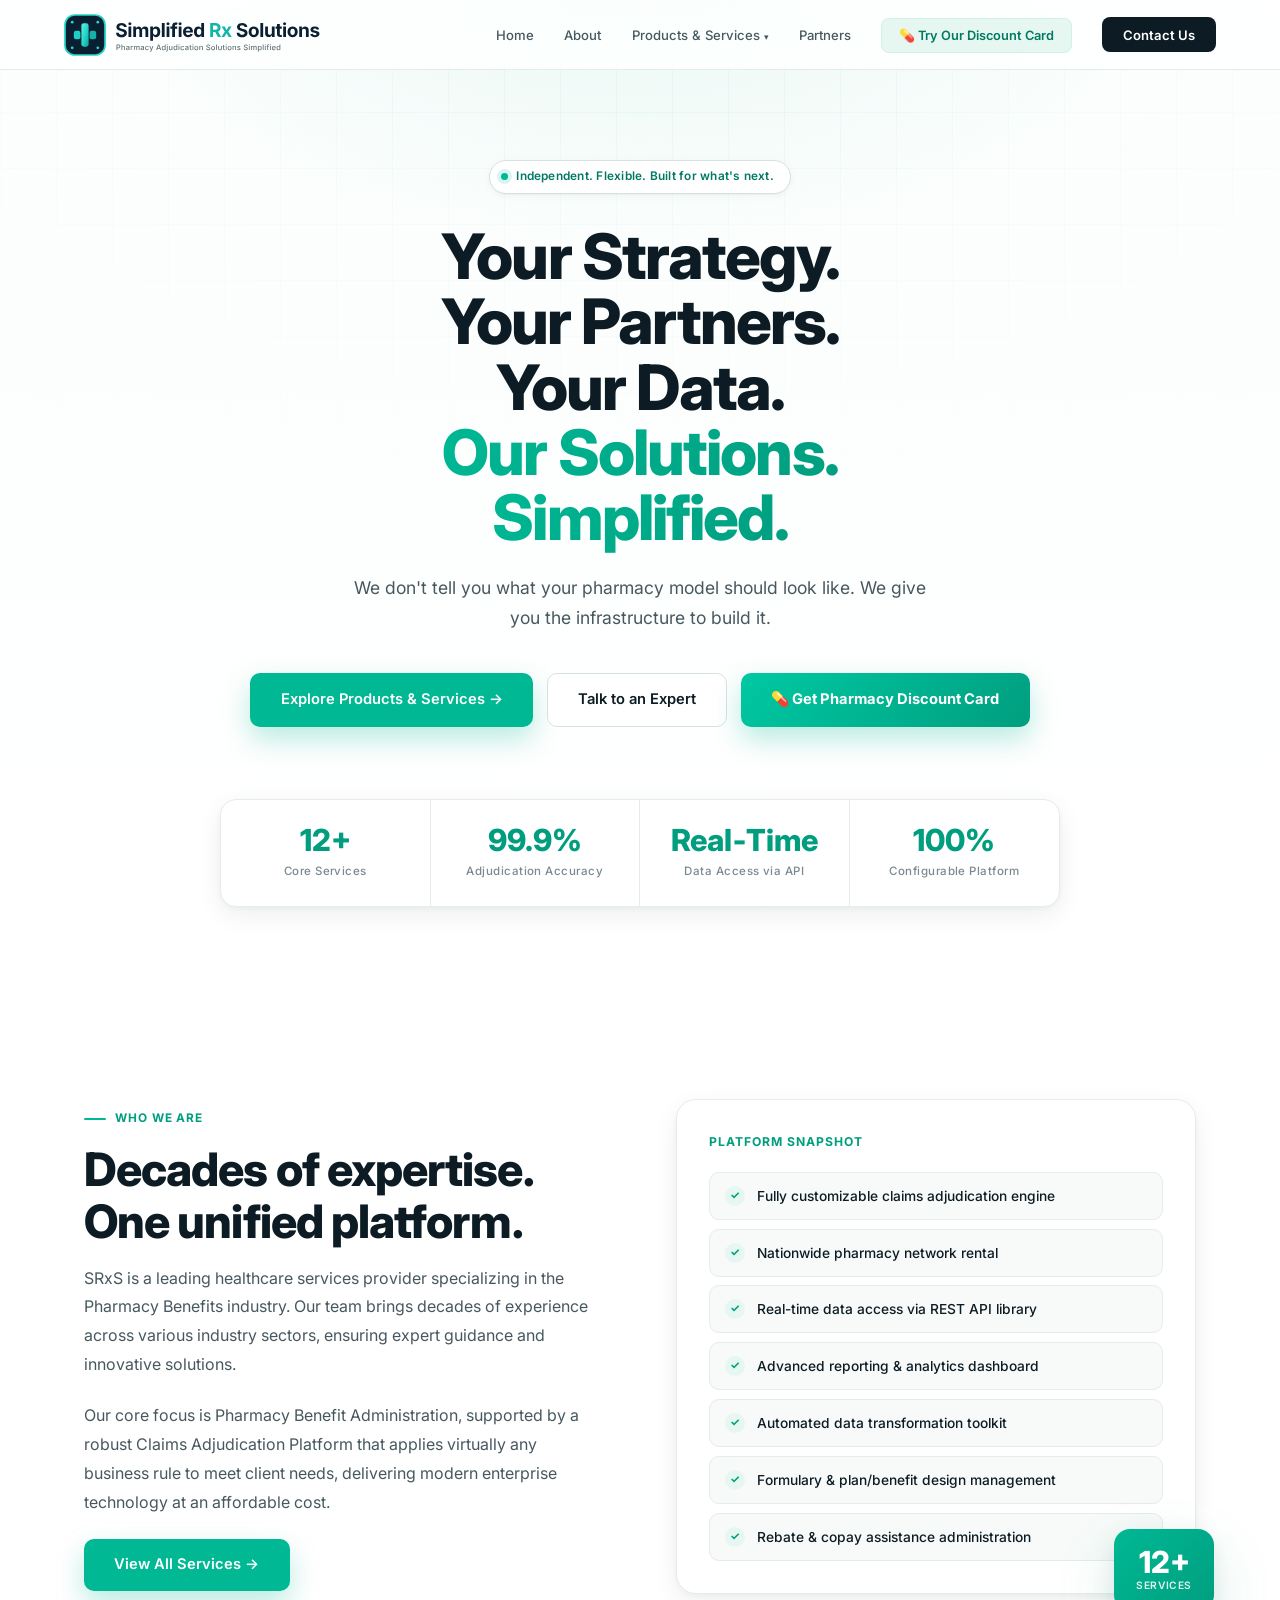
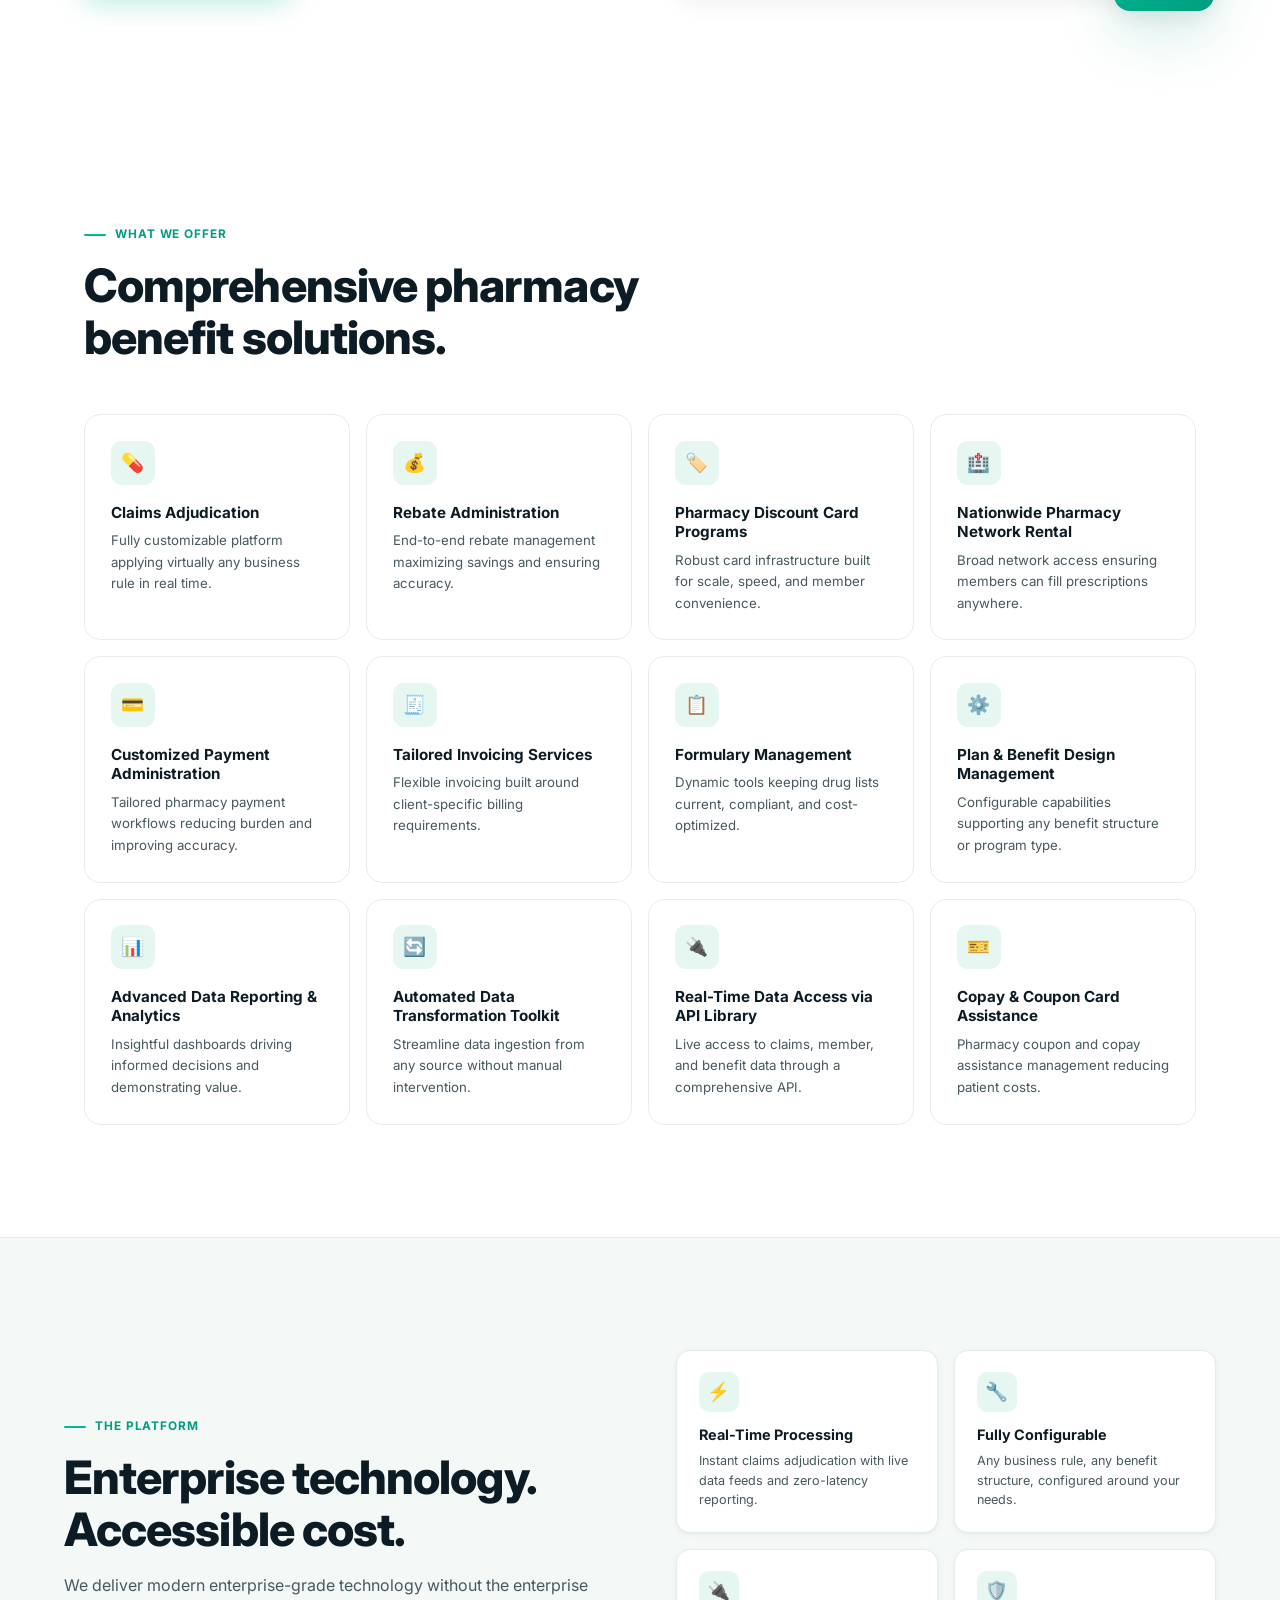
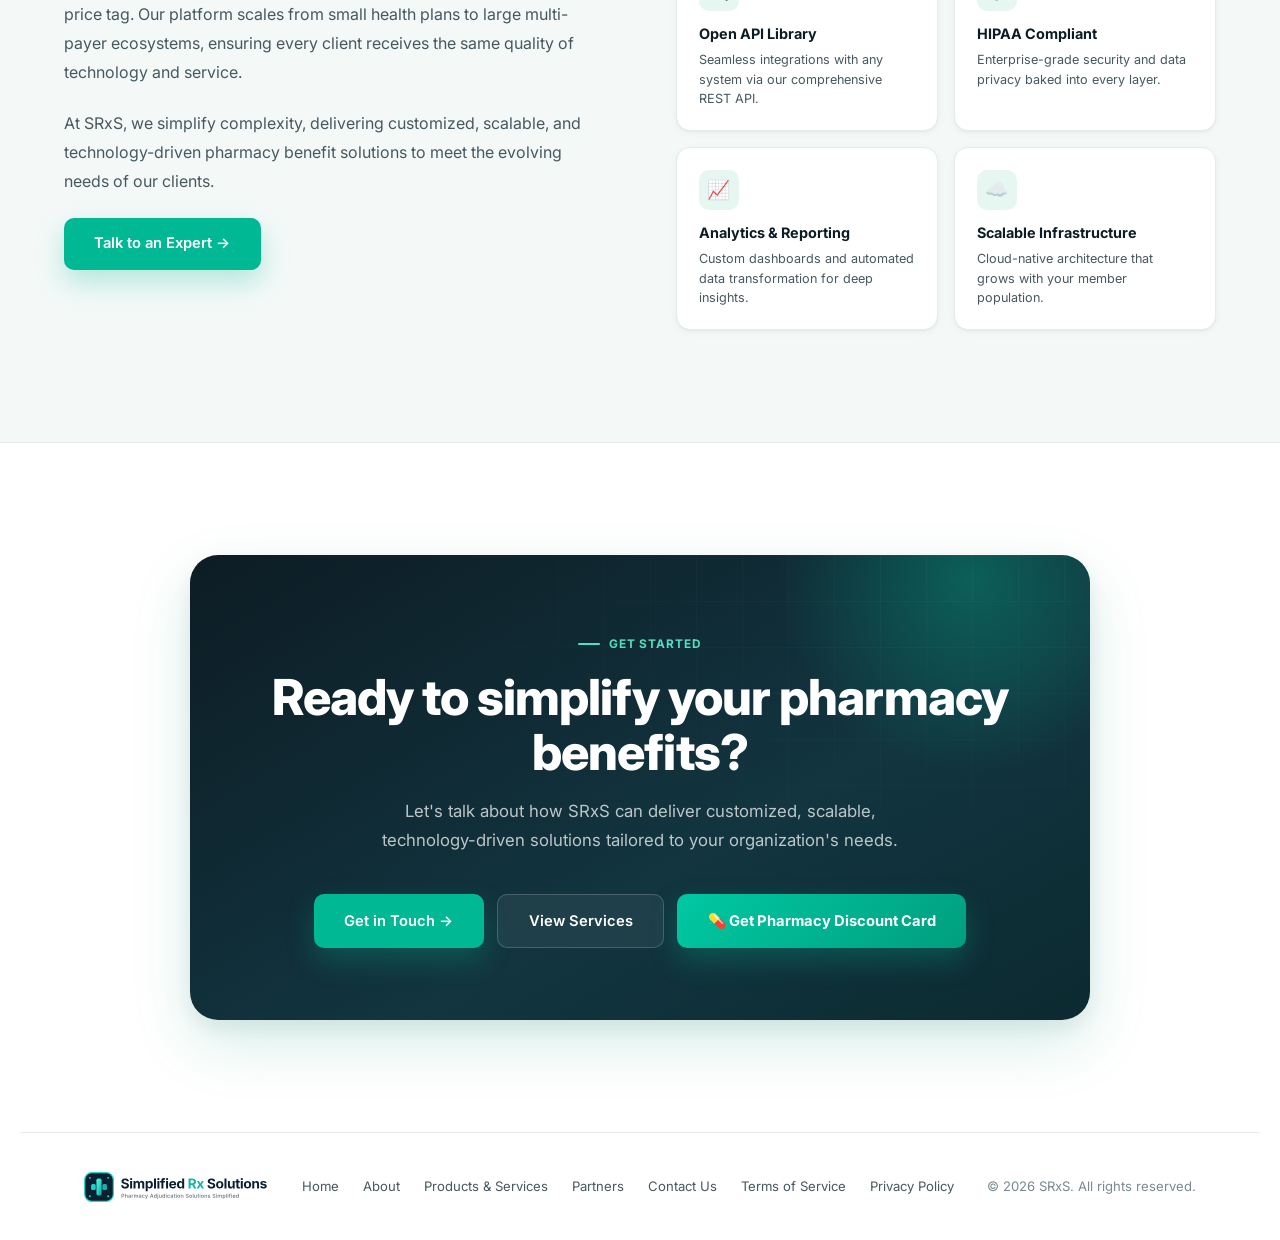
<file: index.html>
<!DOCTYPE html>
<html lang="en">
<head>
<!-- Google tag (gtag.js) -->
<script async src="https://www.googletagmanager.com/gtag/js?id=G-7KS7CNF6GP"></script>
<script>
  window.dataLayer = window.dataLayer || [];
  function gtag(){dataLayer.push(arguments);}
  gtag('js', new Date());

  gtag('config', 'G-7KS7CNF6GP');
</script>
<meta charset="UTF-8">
<meta name="viewport" content="width=device-width, initial-scale=1.0">
<meta name="description" content="SRxS delivers modern, enterprise-grade pharmacy benefit administration technology. Fully customizable, scalable, and built for health plans, employers, and TPAs.">
  <link rel="icon" type="image/svg+xml" href="favicon.svg">
  <link rel="icon" type="image/png" sizes="32x32" href="favicon-32x32.png">
  <link rel="icon" type="image/png" sizes="16x16" href="favicon-16x16.png">
  <link rel="icon" type="image/x-icon" href="favicon.ico">
  <link rel="apple-touch-icon" sizes="180x180" href="apple-touch-icon.png">
  <meta name="theme-color" content="#ffffff">
<title>SRxS | Simplified Rx Solutions</title>
<link rel="preconnect" href="https://fonts.googleapis.com">
<link rel="preconnect" href="https://fonts.gstatic.com" crossorigin>
<link href="https://fonts.googleapis.com/css2?family=Inter:wght@400;500;600;700;800&display=swap" rel="stylesheet">
<style>
  :root {
    --bg: #ffffff;
    --bg-tint: #f4f9f8;
    --surface: #ffffff;
    --surface2: #f7faf9;
    --border: #e5ecea;
    --border-strong: #d6e2df;
    --teal: #00b894;
    --teal-deep: #009e7f;
    --teal-ink: #007a63;
    --teal-soft: #e6f7f2;
    --teal-soft2: #d3f0e8;
    --ink: #0d1c24;
    --body: #47585f;
    --muted: #7a8a90;
    --shadow-sm: 0 1px 2px rgba(13,28,36,0.04), 0 2px 8px rgba(13,28,36,0.04);
    --shadow-md: 0 8px 24px rgba(13,28,36,0.07), 0 2px 6px rgba(13,28,36,0.04);
    --shadow-lg: 0 24px 60px rgba(0,158,127,0.16), 0 8px 24px rgba(13,28,36,0.08);
    --shadow-teal: 0 12px 28px rgba(0,184,148,0.28);
  }

  *, *::before, *::after { box-sizing: border-box; margin: 0; padding: 0; }
  html { scroll-behavior: smooth; -webkit-font-smoothing: antialiased; }

  body {
    font-family: 'Inter', sans-serif;
    background: var(--bg);
    color: var(--body);
    overflow-x: hidden;
    line-height: 1.6;
  }

  a { color: inherit; }
  button, input, select, textarea { font-family: inherit; }

  /* ─── NAV ─── */
  nav {
    position: fixed; top: 0; left: 0; right: 0; z-index: 100;
    display: flex; align-items: center; justify-content: space-between;
    padding: 0.85rem 5%;
    background: rgba(255,255,255,0.82);
    backdrop-filter: blur(18px) saturate(1.6);
    border-bottom: 1px solid var(--border);
  }

  .nav-logo { display: flex; align-items: center; }
  .nav-logo img, .nav-logo img, .nav-logo svg { height: 42px; width: auto; display: block; }

  .nav-links { display: flex; align-items: center; gap: 1.9rem; list-style: none; }
  .nav-links a {
    text-decoration: none; font-size: 0.82rem; font-weight: 500;
    color: var(--body); transition: color 0.2s;
  }
  .nav-links a:hover { color: var(--teal-deep); }

  .nav-cta {
    background: var(--ink) !important; color: #fff !important;
    padding: 0.6rem 1.3rem; border-radius: 8px; font-weight: 600 !important;
    transition: background 0.2s, transform 0.2s !important;
  }
  .nav-cta:hover { background: #10303a !important; transform: translateY(-1px); }
  .nav-discount {
    background: var(--teal-soft) !important;
    border: 1px solid var(--teal-soft2) !important;
    color: var(--teal-ink) !important;
    padding: 0.55rem 1.05rem; border-radius: 8px; font-weight: 600 !important;
    font-size: 0.8rem !important;
    transition: background 0.2s, box-shadow 0.2s !important;
  }
  .nav-discount:hover { background: var(--teal-soft2) !important; box-shadow: 0 6px 16px rgba(0,184,148,0.18) !important; }

  /* ─── BUTTONS ─── */
  .btn-primary {
    display: inline-flex; align-items: center; gap: 0.5rem;
    background: var(--teal); color: #fff;
    padding: 0.9rem 1.9rem; border-radius: 10px;
    font-size: 0.92rem; font-weight: 600; text-decoration: none;
    box-shadow: var(--shadow-teal);
    transition: box-shadow 0.2s, transform 0.2s, background 0.2s;
  }
  .btn-primary:hover { background: var(--teal-deep); box-shadow: 0 16px 34px rgba(0,158,127,0.34); transform: translateY(-2px); }

  .btn-ghost {
    display: inline-flex; align-items: center; gap: 0.5rem;
    border: 1px solid var(--border-strong);
    color: var(--ink);
    padding: 0.9rem 1.9rem; border-radius: 10px;
    font-size: 0.92rem; font-weight: 600; text-decoration: none;
    background: #fff;
    transition: border-color 0.2s, background 0.2s, transform 0.2s;
  }
  .btn-ghost:hover { border-color: var(--teal); background: var(--teal-soft); transform: translateY(-2px); }

  .btn-discount {
    display: inline-flex; align-items: center; gap: 0.5rem;
    background: linear-gradient(135deg, #00c9a3, #009e7f);
    color: #fff;
    padding: 0.9rem 1.9rem; border-radius: 10px;
    font-size: 0.92rem; font-weight: 700; text-decoration: none;
    box-shadow: var(--shadow-teal);
    transition: box-shadow 0.2s, transform 0.2s;
  }
  .btn-discount:hover { box-shadow: 0 18px 38px rgba(0,184,148,0.4); transform: translateY(-2px); }

  /* ─── HERO ─── */
  .hero {
    position: relative; overflow: hidden;
    padding: 10rem 5% 5rem;
    text-align: center;
    background:
      radial-gradient(ellipse 70% 55% at 50% -8%, var(--teal-soft) 0%, transparent 60%),
      linear-gradient(180deg, #fbfefd 0%, #ffffff 100%);
  }

  .hero-grid {
    position: absolute; inset: 0; z-index: 0; pointer-events: none;
    background-image:
      linear-gradient(rgba(0,158,127,0.05) 1px, transparent 1px),
      linear-gradient(90deg, rgba(0,158,127,0.05) 1px, transparent 1px);
    background-size: 56px 56px;
    mask-image: radial-gradient(ellipse 75% 55% at 50% 0%, black, transparent);
    -webkit-mask-image: radial-gradient(ellipse 75% 55% at 50% 0%, black, transparent);
  }

  .hero-content { position: relative; z-index: 1; max-width: 840px; margin: 0 auto; }

  .hero-badge {
    display: inline-flex; align-items: center; gap: 0.5rem;
    background: #fff;
    border: 1px solid var(--border-strong);
    padding: 0.4rem 1rem 0.4rem 0.7rem;
    border-radius: 100px;
    font-size: 0.74rem; font-weight: 600; letter-spacing: 0.02em;
    color: var(--teal-ink);
    box-shadow: var(--shadow-sm);
    margin-bottom: 1.9rem;
    animation: fadeUp 0.6s ease both;
  }
  .hero-badge::before {
    content: ''; width: 7px; height: 7px; border-radius: 50%;
    background: var(--teal);
    box-shadow: 0 0 0 4px rgba(0,184,148,0.15);
    animation: pulse 2.2s infinite;
  }
  @keyframes pulse {
    0%, 100% { box-shadow: 0 0 0 4px rgba(0,184,148,0.15); }
    50% { box-shadow: 0 0 0 7px rgba(0,184,148,0.04); }
  }

  h1 {
    font-family: 'Inter', sans-serif;
    font-size: clamp(2.3rem, 4.9vw, 4.1rem);
    font-weight: 800;
    line-height: 1.04;
    letter-spacing: -0.03em;
    color: var(--ink);
    margin-bottom: 1.4rem;
    animation: fadeUp 0.6s 0.08s ease both;
  }
  h1 .accent {
    background: linear-gradient(120deg, var(--teal) 0%, var(--teal-deep) 100%);
    -webkit-background-clip: text; background-clip: text;
    -webkit-text-fill-color: transparent; color: var(--teal-deep);
  }
  h1 .line-wrap { display: block; }

  .hero-sub {
    font-size: 1.1rem; line-height: 1.75; color: var(--body);
    max-width: 580px; margin: 0 auto 2.4rem;
    animation: fadeUp 0.6s 0.16s ease both;
  }

  .hero-actions {
    display: flex; gap: 0.85rem; justify-content: center; flex-wrap: wrap;
    animation: fadeUp 0.6s 0.24s ease both;
  }

  .hero-stats {
    display: grid; grid-template-columns: repeat(4, 1fr);
    max-width: 860px; margin: 4.5rem auto 0;
    border: 1px solid var(--border);
    border-radius: 16px;
    background: #fff;
    box-shadow: var(--shadow-md);
    overflow: hidden;
    position: relative; z-index: 1;
    animation: fadeUp 0.6s 0.32s ease both;
  }
  .hs-item {
    padding: 1.6rem 1.25rem; text-align: center;
    border-right: 1px solid var(--border);
    transition: background 0.2s;
  }
  .hs-item:last-child { border-right: none; }
  .hs-item:hover { background: var(--teal-soft); }
  .hs-val {
    font-family: 'Inter', sans-serif;
    font-size: 1.9rem; font-weight: 800;
    color: var(--teal-deep); line-height: 1; margin-bottom: 0.4rem;
  }
  .hs-label { font-size: 0.72rem; color: var(--muted); letter-spacing: 0.04em; font-weight: 500; }

  /* ─── SECTION COMMON ─── */
  section { position: relative; z-index: 1; }

  .section-label {
    display: inline-flex; align-items: center; gap: 0.55rem;
    font-size: 0.74rem; font-weight: 700; letter-spacing: 0.08em;
    text-transform: uppercase; color: var(--teal-deep);
    margin-bottom: 1rem;
  }
  .section-label::before { content: ''; width: 22px; height: 2px; border-radius: 2px; background: var(--teal); }

  h2 {
    font-family: 'Inter', sans-serif;
    font-size: clamp(1.9rem, 3.6vw, 2.9rem);
    font-weight: 800; line-height: 1.12;
    letter-spacing: -0.02em;
    color: var(--ink);
    margin-bottom: 1rem;
  }

  .section-body {
    font-size: 1rem; line-height: 1.8;
    color: var(--body); margin-bottom: 1.4rem;
  }

  /* ─── ABOUT ─── */
  .about {
    padding: 7rem 5%;
    max-width: 1240px; margin: 0 auto;
    display: grid; grid-template-columns: 1fr 1fr; gap: 4.5rem;
    align-items: center;
  }
  .about-visual { position: relative; }
  .about-card {
    background: #fff;
    border: 1px solid var(--border);
    border-radius: 20px;
    padding: 2rem;
    box-shadow: var(--shadow-md);
    position: relative;
  }
  .about-card-title {
    font-family: 'Inter', sans-serif;
    font-size: 0.76rem; font-weight: 700;
    letter-spacing: 0.08em; text-transform: uppercase;
    color: var(--teal-deep); margin-bottom: 1.25rem;
  }
  .capability-list { display: flex; flex-direction: column; gap: 0.55rem; }
  .cap-item {
    display: flex; align-items: center; gap: 0.75rem;
    padding: 0.75rem 0.95rem;
    background: var(--surface2);
    border: 1px solid var(--border);
    border-radius: 10px;
    font-size: 0.86rem; color: var(--ink); font-weight: 500;
    transition: background 0.2s, border-color 0.2s, transform 0.15s;
  }
  .cap-item:hover { background: var(--teal-soft); border-color: var(--teal-soft2); transform: translateX(3px); }
  .cap-check {
    width: 20px; height: 20px; border-radius: 50%; flex-shrink: 0;
    background: var(--teal-soft); color: var(--teal-deep);
    display: flex; align-items: center; justify-content: center;
    font-size: 0.7rem; font-weight: 700;
  }
  .float-badge {
    position: absolute;
    bottom: -1.1rem; right: -1.1rem;
    background: linear-gradient(135deg, var(--teal), var(--teal-deep));
    color: #fff;
    border-radius: 16px;
    padding: 1.1rem 1.35rem;
    font-family: 'Inter', sans-serif;
    text-align: center;
    box-shadow: var(--shadow-lg);
    animation: float 5s ease-in-out infinite;
  }
  .float-badge .num { font-size: 1.9rem; font-weight: 800; line-height: 1; }
  .float-badge .lbl { font-size: 0.64rem; font-weight: 600; letter-spacing: 0.06em; text-transform: uppercase; opacity: 0.88; }
  @keyframes float { 0%, 100% { transform: translateY(0); } 50% { transform: translateY(-8px); } }

  /* ─── SERVICES ─── */
  .services { padding: 7rem 5%; max-width: 1240px; margin: 0 auto; }
  .services-header { max-width: 620px; margin-bottom: 3.2rem; }
  .services-grid {
    display: grid;
    grid-template-columns: repeat(4, 1fr);
    gap: 1rem;
  }
  .svc-card {
    background: #fff;
    border: 1px solid var(--border);
    border-radius: 16px;
    padding: 1.6rem;
    transition: transform 0.2s, box-shadow 0.2s, border-color 0.2s;
  }
  a.svc-card { text-decoration: none; color: inherit; display: block; }
  .svc-card:hover { transform: translateY(-4px); box-shadow: var(--shadow-md); border-color: var(--border-strong); }
  .svc-card:hover .svc-icon { background: var(--teal); color: #fff; transform: scale(1.05); }
  .svc-icon {
    width: 44px; height: 44px;
    background: var(--teal-soft);
    border-radius: 11px;
    display: flex; align-items: center; justify-content: center;
    font-size: 1.15rem; margin-bottom: 1.1rem;
    transition: background 0.2s, color 0.2s, transform 0.2s;
  }
  .svc-card h3 {
    font-family: 'Inter', sans-serif;
    font-size: 0.95rem; font-weight: 700;
    color: var(--ink); margin-bottom: 0.5rem;
    line-height: 1.3;
  }
  .svc-card p { font-size: 0.83rem; color: var(--body); line-height: 1.6; }

  /* ─── TECHNOLOGY ─── */
  .technology {
    padding: 7rem 5%;
    background: var(--bg-tint);
    border-top: 1px solid var(--border);
    border-bottom: 1px solid var(--border);
    position: relative; overflow: hidden;
  }
  .tech-inner {
    max-width: 1240px; margin: 0 auto;
    display: grid; grid-template-columns: 1fr 1fr; gap: 4.5rem;
    align-items: center; position: relative; z-index: 1;
  }
  .tech-grid { display: grid; grid-template-columns: 1fr 1fr; gap: 1rem; }
  .tech-box {
    background: #fff;
    border: 1px solid var(--border);
    border-radius: 14px;
    padding: 1.35rem;
    box-shadow: var(--shadow-sm);
    transition: border-color 0.2s, transform 0.2s, box-shadow 0.2s;
  }
  .tech-box:hover { border-color: var(--teal); transform: translateY(-3px); box-shadow: var(--shadow-md); }
  .tech-box-icon {
    width: 40px; height: 40px; border-radius: 10px;
    background: var(--teal-soft); color: var(--teal-deep);
    display: flex; align-items: center; justify-content: center;
    font-size: 1.15rem; margin-bottom: 0.7rem;
  }
  .tech-box h4 { font-family: 'Inter', sans-serif; font-size: 0.9rem; font-weight: 700; color: var(--ink); margin-bottom: 0.3rem; }
  .tech-box p { font-size: 0.79rem; color: var(--body); line-height: 1.55; }

  /* ─── CTA ─── */
  .cta {
    padding: 7rem 5%;
    position: relative; overflow: hidden;
  }
  .cta-inner {
    position: relative; z-index: 1; max-width: 900px; margin: 0 auto;
    text-align: center;
    background: linear-gradient(150deg, #0d1c24 0%, #123540 60%, #0c2a30 100%);
    border-radius: 28px;
    padding: 4.5rem 3rem;
    overflow: hidden;
    box-shadow: var(--shadow-lg);
  }
  .cta-inner::before {
    content: '';
    position: absolute; top: -40%; right: -10%;
    width: 420px; height: 420px;
    background: radial-gradient(circle, rgba(0,184,148,0.35) 0%, transparent 65%);
    pointer-events: none;
  }
  .cta-inner::after {
    content: '';
    position: absolute; inset: 0; pointer-events: none;
    background-image:
      linear-gradient(rgba(255,255,255,0.03) 1px, transparent 1px),
      linear-gradient(90deg, rgba(255,255,255,0.03) 1px, transparent 1px);
    background-size: 46px 46px;
    mask-image: radial-gradient(ellipse 60% 80% at 80% 0%, black, transparent);
    -webkit-mask-image: radial-gradient(ellipse 60% 80% at 80% 0%, black, transparent);
  }
  .cta-inner > * { position: relative; z-index: 1; }
  .cta-inner .section-label { color: #4fe0bf; justify-content: center; }
  .cta-inner .section-label::before { background: #4fe0bf; }
  .cta h2 { color: #fff; font-size: clamp(2rem, 4vw, 3.1rem); margin-bottom: 1rem; }
  .cta p { font-size: 1.05rem; color: rgba(255,255,255,0.72); line-height: 1.75; margin: 0 auto 2.4rem; max-width: 540px; }
  .cta .hero-actions { justify-content: center; }
  .cta .btn-ghost { background: rgba(255,255,255,0.06); border-color: rgba(255,255,255,0.18); color: #fff; }
  .cta .btn-ghost:hover { background: rgba(255,255,255,0.12); border-color: rgba(255,255,255,0.35); }

  /* ─── FOOTER ─── */
  footer {
    border-top: 1px solid var(--border);
    padding: 2.4rem 5%;
    max-width: 1240px; margin: 0 auto;
    display: flex; justify-content: space-between; align-items: center;
    flex-wrap: wrap; gap: 1.25rem;
    font-size: 0.82rem; color: var(--muted);
  }
  .footer-logo img, .footer-logo svg { height: 30px; width: auto; display: block; }
  .footer-links { display: flex; gap: 1rem 1.5rem; flex-wrap: wrap; justify-content: center; }
  .footer-links a { color: var(--body); text-decoration: none; transition: color 0.2s; }
  .footer-links a:hover { color: var(--teal-deep); }

  /* ─── ANIMATIONS ─── */
  @keyframes fadeUp { from { opacity: 0; transform: translateY(22px); } to { opacity: 1; transform: translateY(0); } }
  @media (prefers-reduced-motion: reduce) {
    *, *::before, *::after { animation: none !important; transition: none !important; scroll-behavior: auto !important; }
  }

  /* ─── RESPONSIVE ─── */
  @media (max-width: 1100px) {
    .services-grid { grid-template-columns: repeat(3, 1fr); }
  }
  @media (max-width: 900px) {
    .about, .tech-inner { grid-template-columns: 1fr; gap: 3rem; }
    .services-grid { grid-template-columns: repeat(2, 1fr); }
  }
  @media (max-width: 640px) {
    .hero { padding-top: 8.5rem; }
    .services-grid { grid-template-columns: 1fr; }
    .tech-grid { grid-template-columns: 1fr; }
    .hero-stats { grid-template-columns: 1fr 1fr; }
    .hs-item:nth-child(2) { border-right: none; }
    .hs-item:nth-child(1), .hs-item:nth-child(2) { border-bottom: 1px solid var(--border); }
    .about-visual { display: none; }
    .cta-inner { padding: 3rem 1.5rem; }
  }

  /* Products & Services dropdown */
  .nav-dd { position: relative; }
  .nav-dd-toggle { cursor: pointer; }
  .nav-dd-toggle.active { color: var(--teal-deep); font-weight: 600; }
  .dd-caret { font-size: 0.7em; }
  .nav-dd-menu { display: none; position: absolute; top: 100%; left: 0; min-width: 244px; background: #fff; border: 1px solid var(--border); border-radius: 10px; box-shadow: 0 14px 32px rgba(13,28,36,0.14); padding: 0.4rem; list-style: none; margin: 0.5rem 0 0; z-index: 200; }
  .nav-dd-menu::before { content: ''; position: absolute; left: 0; right: 0; top: -0.55rem; height: 0.55rem; }
  .dd-sep { height: 1px; background: var(--border); margin: 0.35rem; padding: 0; }
  .nav-dd:hover .nav-dd-menu, .nav-dd:focus-within .nav-dd-menu { display: block; }
  .nav-dd-menu li { display: block; }
  .nav-dd-menu a { display: flex; align-items: center; gap: 0.5rem; padding: 0.55rem 0.65rem; border-radius: 7px; font-size: 0.85rem; font-weight: 500; white-space: nowrap; color: var(--body); }
  .nav-dd-menu a:hover { background: var(--teal-soft); color: var(--teal-deep); text-decoration: none; }
  .nav-dd-menu a.active { color: var(--teal-deep); font-weight: 600; }
  .dd-tag { font-size: 0.58rem; font-weight: 700; letter-spacing: 0.05em; text-transform: uppercase; padding: 0.14rem 0.42rem; border-radius: 4px; flex-shrink: 0; }
  .dd-service { background: #eef3f1; color: #59646f; }
  .dd-product { background: var(--teal-soft); color: var(--teal-ink); }
  /* The logo lockup is wider than the old mark: tighten the row before the links collapse. */
  @media (max-width: 1140px) { .nav-links { gap: 1.1rem; } .nav-logo img, .nav-logo svg { height: 36px; } .nav-discount { padding: 0.5rem 0.8rem; } }
  @media (max-width: 600px) { .nav-logo img, .nav-logo svg { height: 32px; } .nav-cta { padding: 0.5rem 1rem; } }
  @media (max-width: 400px) { .nav-logo img, .nav-logo svg { height: 28px; } }
</style>
<link rel="stylesheet" href="assets/nav.css">
<script src="assets/nav.js" defer></script>
</head>
<body>


<!-- NAV -->
<nav>
  <div class="nav-logo">
    <a href="index.html" aria-label="SRxS home">
      <img src="assets/srxs-logo-light.svg" alt="Simplified Rx Solutions" width="396" height="64">
    </a>
  </div>

  <button class="nav-toggle" type="button" aria-label="Open menu" aria-expanded="false" aria-controls="primary-menu"><span></span><span></span><span></span></button>
  <ul class="nav-links" id="primary-menu">
    <li><a href="index.html" class="active">Home</a></li>
    <li><a href="about.html">About</a></li>
    <li class="nav-dd">
      <a href="services.html" class="nav-dd-toggle">Products &amp; Services <span class="dd-caret">&#9662;</span></a>
      <ul class="nav-dd-menu">
        <li><a href="services.html">Overview</a></li>
        <li><a href="discount-card.html"><span class="dd-tag dd-product">Product</span> SRxS Discount Card</a></li>
        <li class="dd-sep" aria-hidden="true"></li>
        <li><a href="services.html#pba"><span class="dd-tag dd-service">Service</span> Pharmacy Benefit Administration</a></li>
        <li><a href="dcp.html"><span class="dd-tag dd-service">Service</span> White-Label Program</a></li>
      </ul>
    </li>
    <li><a href="partners.html">Partners</a></li>
    <li><a href="https://srxsdc.com/card/SRXS001" target="_blank" rel="noopener noreferrer" class="nav-discount">💊 Try Our Discount Card</a></li>
    <li class="nav-cta-li"><a href="#" onclick="openModal(); return false;" class="nav-cta">Contact Us</a></li>
  </ul>
</nav>

<!-- HERO -->
<section class="hero">
  <div class="hero-grid"></div>
  <div class="hero-content">
    <div class="hero-badge">Independent. Flexible. Built for what's next.</div>
    <h1>
      <span class="line-wrap">Your Strategy.</span>
      <span class="line-wrap">Your Partners.</span>
      <span class="line-wrap">Your Data.</span>
      <span class="line-wrap"><span class="accent">Our Solutions.</span></span>
      <span class="line-wrap"><span class="accent">Simplified.</span></span>
    </h1>
    <p class="hero-sub">
      We don't tell you what your pharmacy model should look like. We give you the infrastructure to build it.
    </p>
    <div class="hero-actions">
      <a href="#services" class="btn-primary">Explore Products &amp; Services →</a>
      <a href="#contact" class="btn-ghost">Talk to an Expert</a>
      <a href="https://srxsdc.com/card/SRXS001" target="_blank" rel="noopener noreferrer" class="btn-discount">💊 Get Pharmacy Discount Card</a>
    </div>

    <div class="hero-stats">
      <div class="hs-item">
        <div class="hs-val">12+</div>
        <div class="hs-label">Core Services</div>
      </div>
      <div class="hs-item">
        <div class="hs-val">99.9%</div>
        <div class="hs-label">Adjudication Accuracy</div>
      </div>
      <div class="hs-item">
        <div class="hs-val">Real‑Time</div>
        <div class="hs-label">Data Access via API</div>
      </div>
      <div class="hs-item">
        <div class="hs-val">100%</div>
        <div class="hs-label">Configurable Platform</div>
      </div>
    </div>
  </div>
</section>

<!-- ABOUT -->
<section class="about" id="about">
  <div>
    <div class="section-label">Who We Are</div>
    <h2>Decades of expertise. One unified platform.</h2>
    <p class="section-body">
      SRxS is a leading healthcare services provider specializing in the Pharmacy Benefits industry. Our team brings decades of experience across various industry sectors, ensuring expert guidance and innovative solutions.
    </p>
    <p class="section-body">
      Our core focus is Pharmacy Benefit Administration, supported by a robust Claims Adjudication Platform that applies virtually any business rule to meet client needs, delivering modern enterprise technology at an affordable cost.
    </p>
    <a href="#services" class="btn-primary">View All Services →</a>
  </div>

  <div class="about-visual">
    <div class="about-card">
      <div class="about-card-title">Platform Snapshot</div>
      <div class="capability-list">
        <div class="cap-item"><div class="cap-check">✓</div>Fully customizable claims adjudication engine</div>
        <div class="cap-item"><div class="cap-check">✓</div>Nationwide pharmacy network rental</div>
        <div class="cap-item"><div class="cap-check">✓</div>Real-time data access via REST API library</div>
        <div class="cap-item"><div class="cap-check">✓</div>Advanced reporting &amp; analytics dashboard</div>
        <div class="cap-item"><div class="cap-check">✓</div>Automated data transformation toolkit</div>
        <div class="cap-item"><div class="cap-check">✓</div>Formulary &amp; plan/benefit design management</div>
        <div class="cap-item"><div class="cap-check">✓</div>Rebate &amp; copay assistance administration</div>
      </div>
    </div>
    <div class="float-badge">
      <div class="num">12+</div>
      <div class="lbl">Services</div>
    </div>
  </div>
</section>

<!-- SERVICES -->
<section class="services" id="services">
  <div class="services-header">
    <div class="section-label">What We Offer</div>
    <h2>Comprehensive pharmacy benefit solutions.</h2>
  </div>

  <div class="services-grid">
    <a class="svc-card" href="services.html#adjudication">
      <div class="svc-icon">💊</div>
      <h3>Claims Adjudication</h3>
      <p>Fully customizable platform applying virtually any business rule in real time.</p></a>
    <a class="svc-card" href="services.html#rebates">
      <div class="svc-icon">💰</div>
      <h3>Rebate Administration</h3>
      <p>End-to-end rebate management maximizing savings and ensuring accuracy.</p></a>
    <a class="svc-card" href="services.html#discount">
      <div class="svc-icon">🏷️</div>
      <h3>Pharmacy Discount Card Programs</h3>
      <p>Robust card infrastructure built for scale, speed, and member convenience.</p></a>
    <a class="svc-card" href="services.html#network">
      <div class="svc-icon">🏥</div>
      <h3>Nationwide Pharmacy Network Rental</h3>
      <p>Broad network access ensuring members can fill prescriptions anywhere.</p></a>
    <a class="svc-card" href="services.html#adjudication">
      <div class="svc-icon">💳</div>
      <h3>Customized Payment Administration</h3>
      <p>Tailored pharmacy payment workflows reducing burden and improving accuracy.</p></a>
    <a class="svc-card" href="services.html#network">
      <div class="svc-icon">🧾</div>
      <h3>Tailored Invoicing Services</h3>
      <p>Flexible invoicing built around client-specific billing requirements.</p></a>
    <a class="svc-card" href="services.html#formulary">
      <div class="svc-icon">📋</div>
      <h3>Formulary Management</h3>
      <p>Dynamic tools keeping drug lists current, compliant, and cost-optimized.</p></a>
    <a class="svc-card" href="services.html#formulary">
      <div class="svc-icon">⚙️</div>
      <h3>Plan &amp; Benefit Design Management</h3>
      <p>Configurable capabilities supporting any benefit structure or program type.</p></a>
    <a class="svc-card" href="services.html#data">
      <div class="svc-icon">📊</div>
      <h3>Advanced Data Reporting &amp; Analytics</h3>
      <p>Insightful dashboards driving informed decisions and demonstrating value.</p></a>
    <a class="svc-card" href="services.html#data">
      <div class="svc-icon">🔄</div>
      <h3>Automated Data Transformation Toolkit</h3>
      <p>Streamline data ingestion from any source without manual intervention.</p></a>
    <a class="svc-card" href="services.html#data">
      <div class="svc-icon">🔌</div>
      <h3>Real-Time Data Access via API Library</h3>
      <p>Live access to claims, member, and benefit data through a comprehensive API.</p></a>
    <a class="svc-card" href="services.html#discount">
      <div class="svc-icon">🎫</div>
      <h3>Copay &amp; Coupon Card Assistance</h3>
      <p>Pharmacy coupon and copay assistance management reducing patient costs.</p></a>
  </div>
</section>

<!-- TECHNOLOGY -->
<section class="technology" id="technology">
  <div class="tech-inner">
    <div>
      <div class="section-label">The Platform</div>
      <h2>Enterprise technology. Accessible cost.</h2>
      <p class="section-body">
        We deliver modern enterprise-grade technology without the enterprise price tag. Our platform scales from small health plans to large multi-payer ecosystems, ensuring every client receives the same quality of technology and service.
      </p>
      <p class="section-body">
        At SRxS, we simplify complexity, delivering customized, scalable, and technology-driven pharmacy benefit solutions to meet the evolving needs of our clients.
      </p>
      <a href="#contact" class="btn-primary">Talk to an Expert →</a>
    </div>

    <div class="tech-grid">
      <div class="tech-box">
        <div class="tech-box-icon">⚡</div>
        <h4>Real-Time Processing</h4>
        <p>Instant claims adjudication with live data feeds and zero-latency reporting.</p>
      </div>
      <div class="tech-box">
        <div class="tech-box-icon">🔧</div>
        <h4>Fully Configurable</h4>
        <p>Any business rule, any benefit structure, configured around your needs.</p>
      </div>
      <div class="tech-box">
        <div class="tech-box-icon">🔌</div>
        <h4>Open API Library</h4>
        <p>Seamless integrations with any system via our comprehensive REST API.</p>
      </div>
      <div class="tech-box">
        <div class="tech-box-icon">🛡️</div>
        <h4>HIPAA Compliant</h4>
        <p>Enterprise-grade security and data privacy baked into every layer.</p>
      </div>
      <div class="tech-box">
        <div class="tech-box-icon">📈</div>
        <h4>Analytics &amp; Reporting</h4>
        <p>Custom dashboards and automated data transformation for deep insights.</p>
      </div>
      <div class="tech-box">
        <div class="tech-box-icon">☁️</div>
        <h4>Scalable Infrastructure</h4>
        <p>Cloud-native architecture that grows with your member population.</p>
      </div>
    </div>
  </div>
</section>

<!-- CTA -->
<section class="cta" id="contact">
  <div class="cta-inner">
    <div class="section-label">Get Started</div>
    <h2>Ready to simplify your pharmacy benefits?</h2>
    <p>Let's talk about how SRxS can deliver customized, scalable, technology-driven solutions tailored to your organization's needs.</p>
    <div class="hero-actions">
      <a href="#" onclick="openModal(); return false;" class="btn-primary">Get in Touch →</a>
      <a href="#services" class="btn-ghost">View Services</a>
      <a href="https://srxsdc.com/card/SRXS001" target="_blank" rel="noopener noreferrer" class="btn-discount">💊 Get Pharmacy Discount Card</a>
    </div>
  </div>
</section>

<!-- FOOTER -->
<footer>
  <div class="footer-logo">
    <img src="assets/srxs-logo-light.svg" alt="Simplified Rx Solutions" width="396" height="64">
  </div>
  <div class="footer-links">
    <a href="index.html">Home</a>
    <a href="about.html">About</a>
    <a href="services.html">Products &amp; Services</a>
    <a href="partners.html">Partners</a>
    <a href="#" onclick="openModal(); return false;">Contact Us</a>
    <a href="terms.html">Terms of Service</a>
    <a href="privacy.html">Privacy Policy</a>
  </div>
  <div>© 2026 SRxS. All rights reserved.</div>
</footer>

<!-- ── CONTACT MODAL ── -->
<div id="contactModal" style="display:none; position:fixed; inset:0; z-index:999; align-items:center; justify-content:center;">
  <div id="modalBackdrop" onclick="closeModal()" style="position:absolute; inset:0; background:rgba(13,28,36,0.45); backdrop-filter:blur(6px);"></div>
  <div style="position:relative; z-index:1; background:#ffffff; border:1px solid #e5ecea; border-radius:20px; padding:2.5rem; width:100%; max-width:480px; margin:1rem; box-shadow:0 40px 90px rgba(13,28,36,0.25);">
    <div style="position:absolute; top:0; left:0; right:0; height:3px; background:linear-gradient(90deg,#00c9a3,#009e7f); border-radius:20px 20px 0 0;"></div>
    <button onclick="closeModal()" aria-label="Close" style="position:absolute; top:1rem; right:1rem; background:#f4f9f8; border:1px solid #e5ecea; color:#47585f; width:32px; height:32px; border-radius:50%; cursor:pointer; font-size:1rem; display:flex; align-items:center; justify-content:center; transition:background 0.2s;" onmouseover="this.style.background='#d3f0e8'" onmouseout="this.style.background='#f4f9f8'">&#x2715;</button>
    <div style="display:inline-flex; align-items:center; gap:0.5rem; background:#e6f7f2; border:1px solid #d3f0e8; padding:0.3rem 0.9rem; border-radius:100px; font-size:0.7rem; font-weight:700; letter-spacing:0.06em; text-transform:uppercase; color:#007a63; margin-bottom:1.25rem;">Get In Touch</div>
    <h3 style="font-family:'Inter', sans-serif; font-size:1.5rem; font-weight:700; letter-spacing:-0.02em; color:#0d1c24; margin-bottom:0.4rem;">Talk to an Expert</h3>
    <p style="font-size:0.85rem; color:#7a8a90; margin-bottom:1.75rem; line-height:1.6;">Fill out the form below and a member of the SRxS team will be in touch shortly.</p>
    <form id="contactForm" onsubmit="submitForm(event)" style="display:flex; flex-direction:column; gap:1rem;">
      <div style="display:grid; grid-template-columns:1fr 1fr; gap:1rem;">
        <div>
          <label style="display:block; font-size:0.72rem; font-weight:600; letter-spacing:0.04em; text-transform:uppercase; color:#7a8a90; margin-bottom:0.4rem;">Full Name *</label>
          <input type="text" id="cf-name" required placeholder="Jane Smith" style="width:100%; background:#f7faf9; border:1px solid #e5ecea; border-radius:9px; padding:0.7rem 0.9rem; font-size:0.88rem; color:#0d1c24; outline:none; font-family:'Inter',sans-serif; transition:border-color 0.2s, background 0.2s;" onfocus="this.style.borderColor='#00b894'; this.style.background='#fff'" onblur="this.style.borderColor='#e5ecea'; this.style.background='#f7faf9'">
        </div>
        <div>
          <label style="display:block; font-size:0.72rem; font-weight:600; letter-spacing:0.04em; text-transform:uppercase; color:#7a8a90; margin-bottom:0.4rem;">Phone Number</label>
          <input type="tel" id="cf-phone" placeholder="(555) 000-0000" style="width:100%; background:#f7faf9; border:1px solid #e5ecea; border-radius:9px; padding:0.7rem 0.9rem; font-size:0.88rem; color:#0d1c24; outline:none; font-family:'Inter',sans-serif; transition:border-color 0.2s, background 0.2s;" onfocus="this.style.borderColor='#00b894'; this.style.background='#fff'" onblur="this.style.borderColor='#e5ecea'; this.style.background='#f7faf9'">
        </div>
      </div>
      <div>
        <label style="display:block; font-size:0.72rem; font-weight:600; letter-spacing:0.04em; text-transform:uppercase; color:#7a8a90; margin-bottom:0.4rem;">Email Address *</label>
        <input type="email" id="cf-email" required placeholder="jane@company.com" style="width:100%; background:#f7faf9; border:1px solid #e5ecea; border-radius:9px; padding:0.7rem 0.9rem; font-size:0.88rem; color:#0d1c24; outline:none; font-family:'Inter',sans-serif; transition:border-color 0.2s, background 0.2s;" onfocus="this.style.borderColor='#00b894'; this.style.background='#fff'" onblur="this.style.borderColor='#e5ecea'; this.style.background='#f7faf9'">
      </div>
      <div>
        <label style="display:block; font-size:0.72rem; font-weight:600; letter-spacing:0.04em; text-transform:uppercase; color:#7a8a90; margin-bottom:0.4rem;">How Can We Help? *</label>
        <textarea id="cf-message" required rows="4" placeholder="Tell us about your organization and what you're looking for..." style="width:100%; background:#f7faf9; border:1px solid #e5ecea; border-radius:9px; padding:0.7rem 0.9rem; font-size:0.88rem; color:#0d1c24; outline:none; font-family:'Inter',sans-serif; resize:vertical; min-height:100px; transition:border-color 0.2s, background 0.2s;" onfocus="this.style.borderColor='#00b894'; this.style.background='#fff'" onblur="this.style.borderColor='#e5ecea'; this.style.background='#f7faf9'"></textarea>
      </div>
      <button type="submit" id="submitBtn" style="background:#00b894; color:#fff; border:none; padding:0.85rem 2rem; border-radius:10px; font-size:0.9rem; font-weight:700; cursor:pointer; font-family:'Inter', sans-serif; letter-spacing:0.02em; transition:box-shadow 0.2s, transform 0.2s, background 0.2s;" onmouseover="this.style.background='#009e7f'; this.style.boxShadow='0 12px 28px rgba(0,184,148,0.35)'; this.style.transform='translateY(-1px)'" onmouseout="this.style.background='#00b894'; this.style.boxShadow='none'; this.style.transform='none'">Send Message &#x2192;</button>
    </form>
    <div id="formSuccess" style="display:none; text-align:center; padding:2rem 0;">
      <div style="font-size:2.5rem; margin-bottom:1rem;">&#x2705;</div>
      <h3 style="font-family:'Inter', sans-serif; font-size:1.2rem; font-weight:700; color:#009e7f; margin-bottom:0.5rem;">Message Sent!</h3>
      <p style="font-size:0.85rem; color:#7a8a90; line-height:1.6;">Thank you for reaching out. A member of the SRxS team will be in touch with you shortly.</p>
    </div>
  </div>
</div>

<script>
function openModal() {
  var modal = document.getElementById('contactModal');
  modal.style.display = 'flex';
  document.body.style.overflow = 'hidden';
  document.getElementById('contactForm').style.display = 'flex';
  document.getElementById('formSuccess').style.display = 'none';
  var btn = document.getElementById('submitBtn');
  btn.disabled = false;
  btn.textContent = 'Send Message →';
}
function closeModal() {
  document.getElementById('contactModal').style.display = 'none';
  document.body.style.overflow = '';
}
document.addEventListener('keydown', function(e) {
  if (e.key === 'Escape') closeModal();
});
function submitForm(e) {
  e.preventDefault();
  var btn = document.getElementById('submitBtn');
  btn.textContent = 'Sending...';
  btn.disabled = true;

  var formData = new FormData();
  formData.append('name',    document.getElementById('cf-name').value);
  formData.append('email',   document.getElementById('cf-email').value);
  formData.append('phone',   document.getElementById('cf-phone').value);
  formData.append('message', document.getElementById('cf-message').value);

  fetch('contact.php', { method: 'POST', body: formData })
    .then(function(res) { return res.json(); })
    .then(function(data) {
      if (data.success) {
        document.getElementById('contactForm').reset();
        btn.textContent = 'Send Message →';
        btn.disabled = false;
        document.getElementById('contactForm').style.display = 'none';
        document.getElementById('formSuccess').style.display = 'block';
        setTimeout(closeModal, 3500);
      } else {
        btn.textContent = 'Send Message →';
        btn.disabled = false;
        alert('Something went wrong: ' + data.message);
      }
    })
    .catch(function() {
      btn.textContent = 'Send Message →';
      btn.disabled = false;
      alert('Network error. Please email us directly at info@simplifiedrxsolutions.com');
    });
}
document.addEventListener('DOMContentLoaded', function() {
  document.querySelectorAll('a[href="#contact"], a[href="index.html#contact"]').forEach(function(a) {
    a.addEventListener('click', function(e) { e.preventDefault(); openModal(); });
  });
  document.querySelectorAll('a[href^="mailto:info@srxs"]').forEach(function(a) {
    a.addEventListener('click', function(e) { e.preventDefault(); openModal(); });
  });
});
</script>
</body>
</html>
</file>
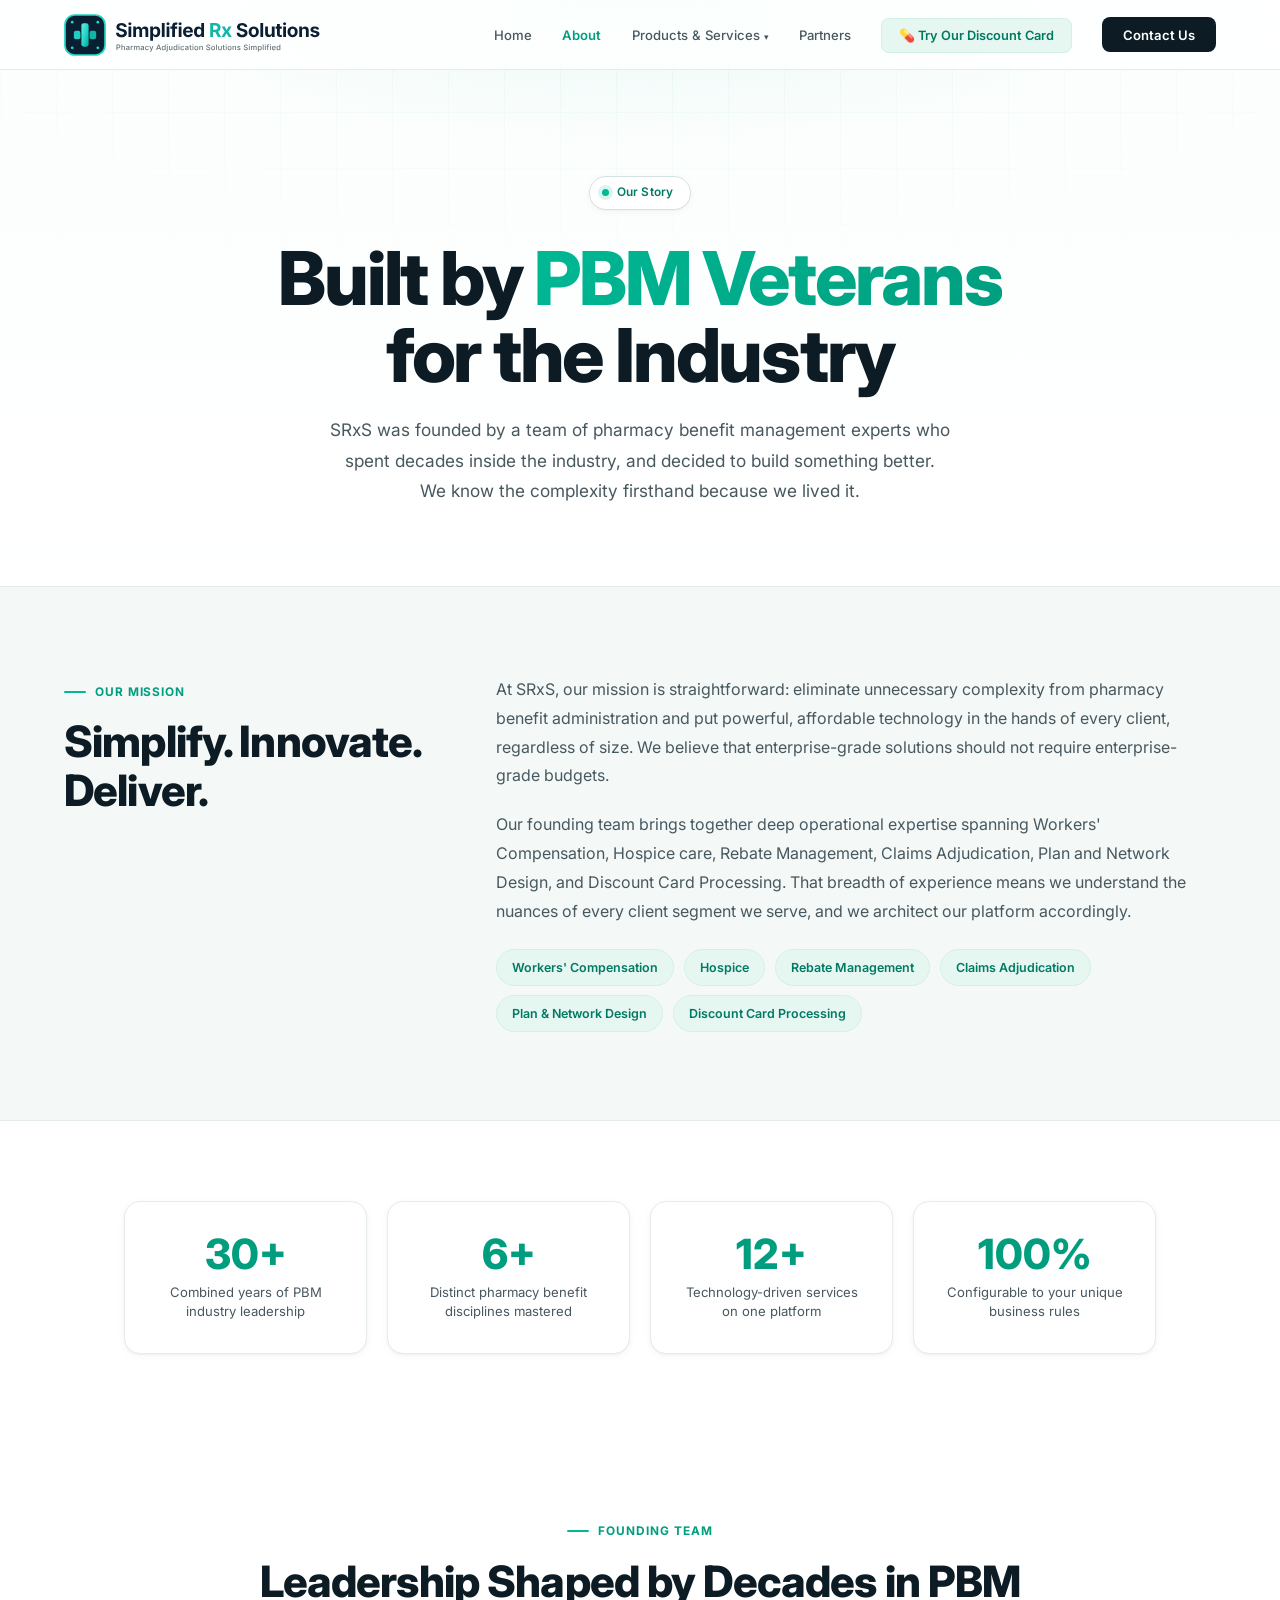
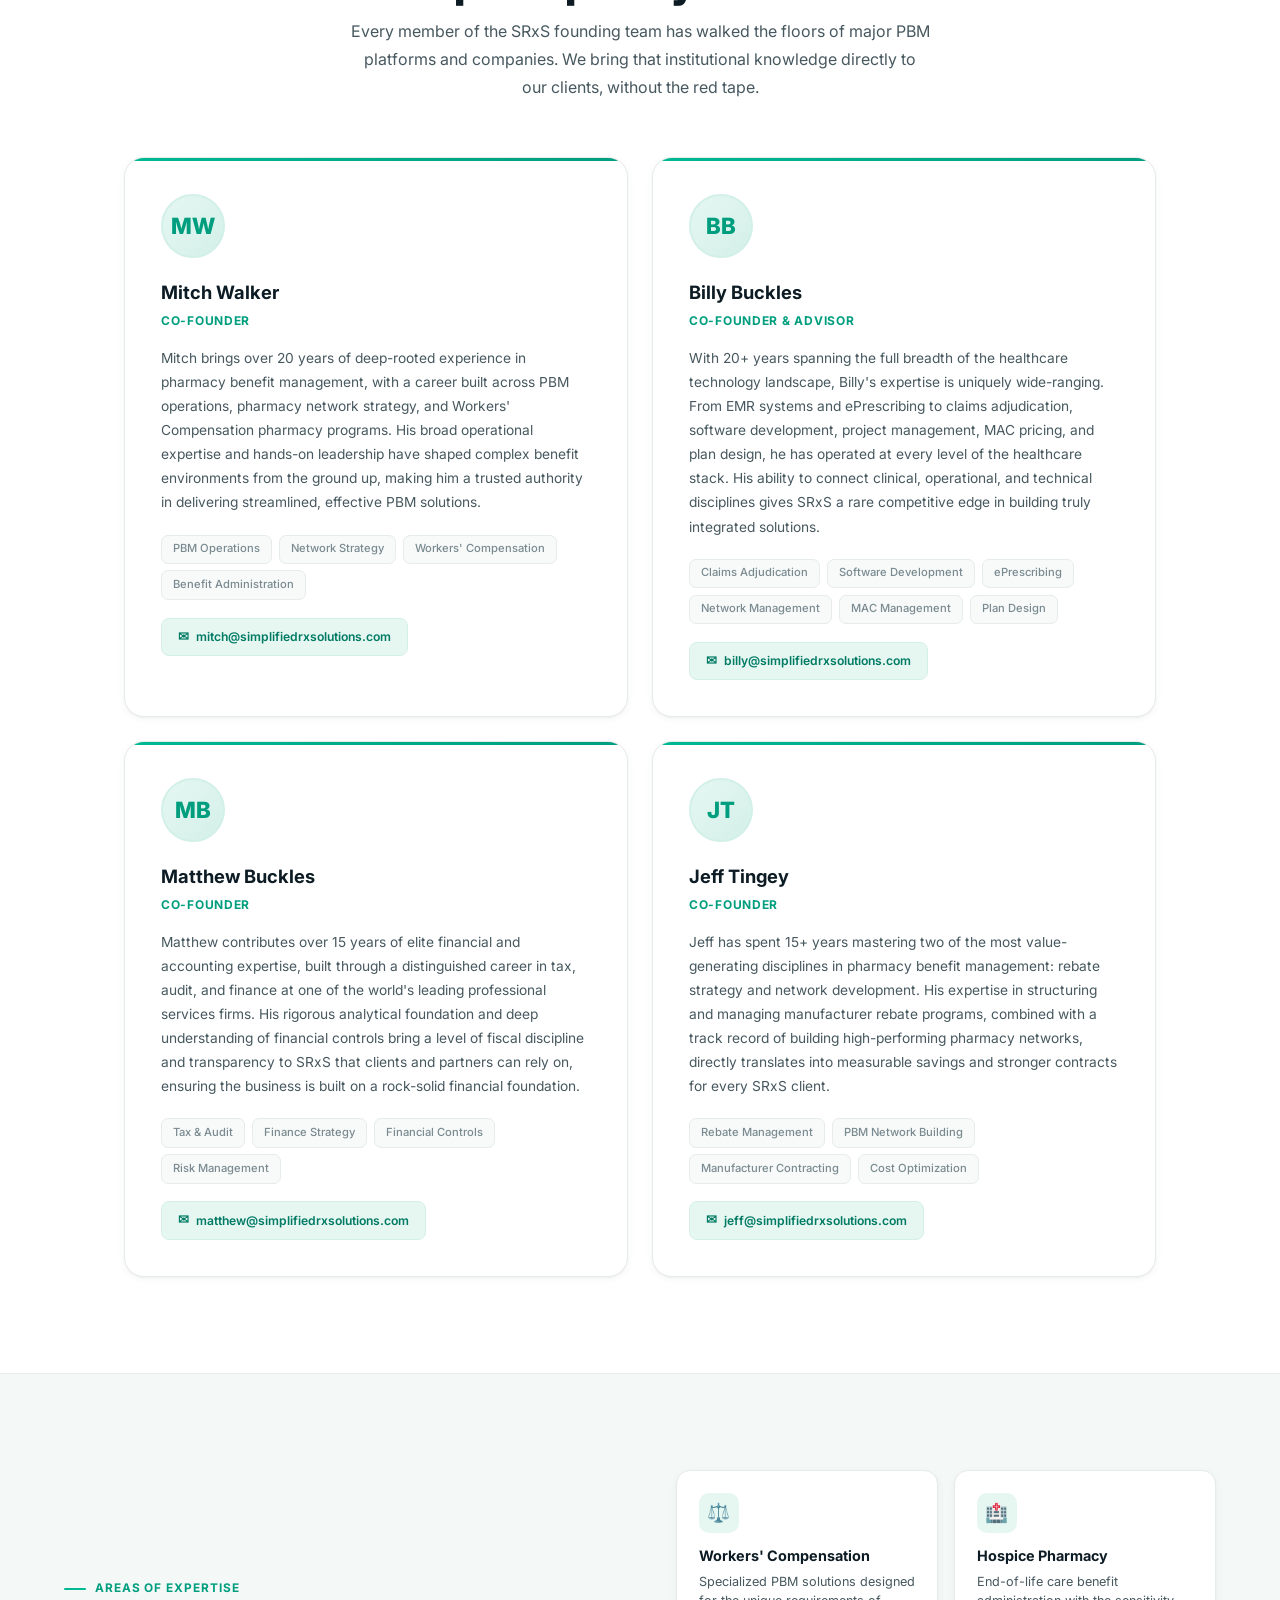
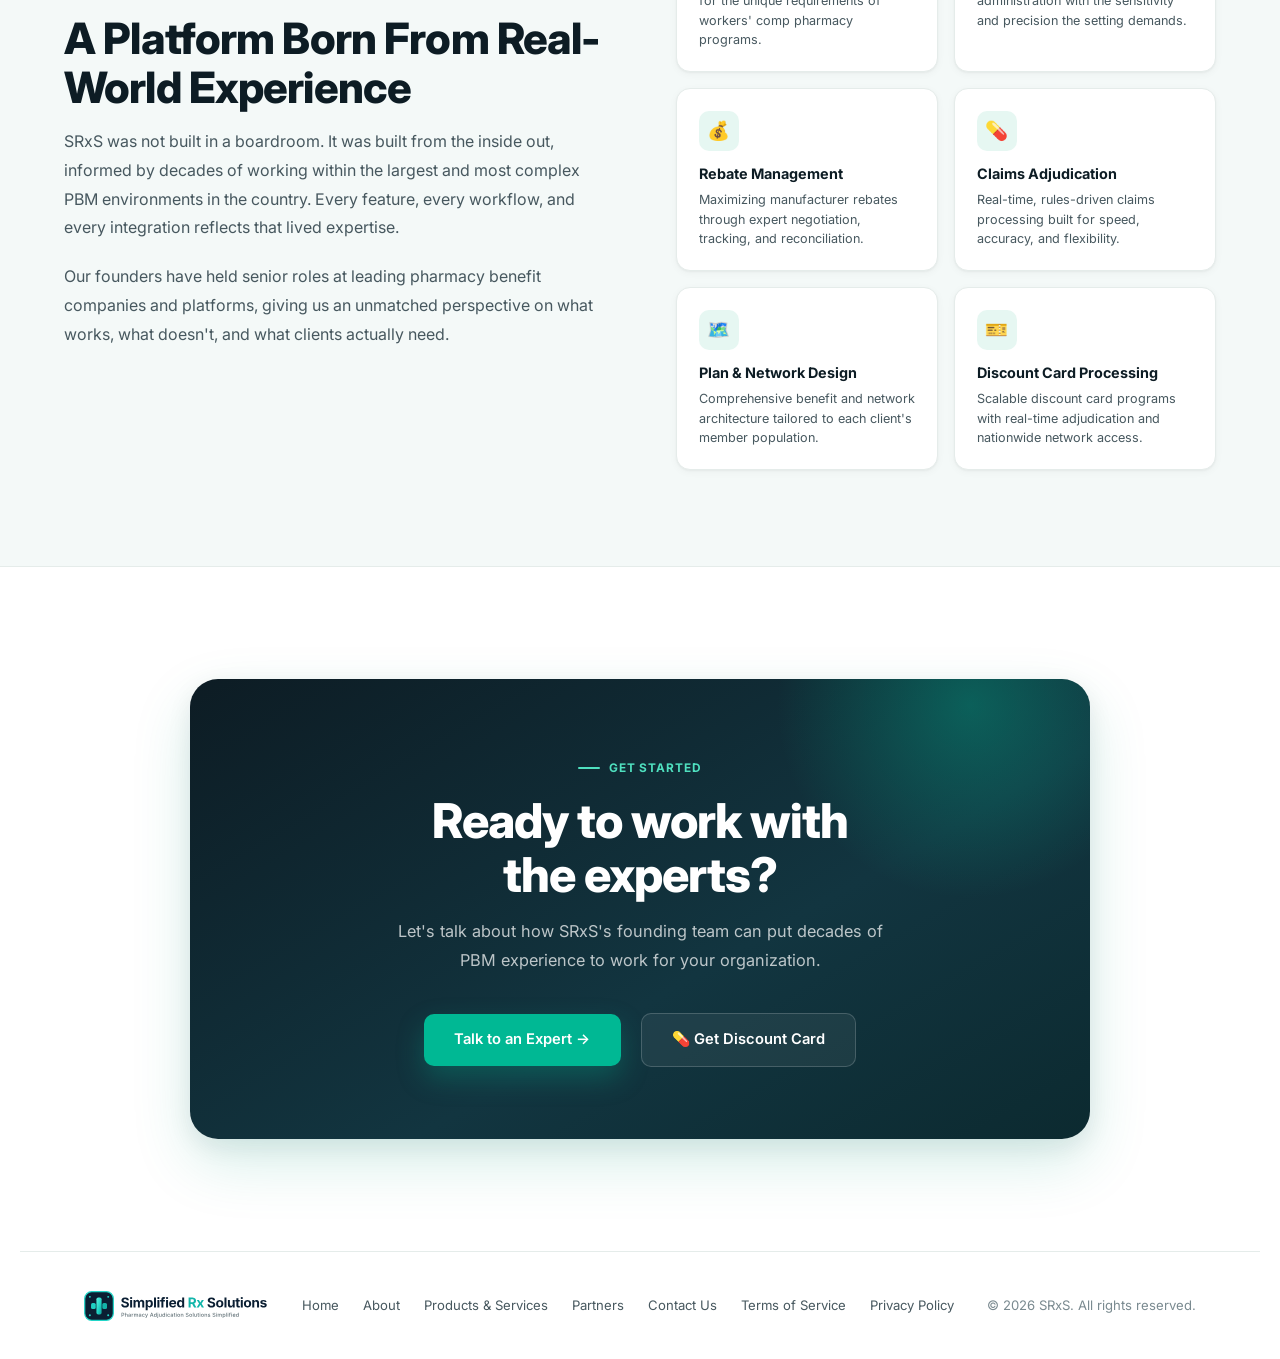
<file: about.html>
<!DOCTYPE html>
<html lang="en">
<head>
<!-- Google tag (gtag.js) -->
<script async src="https://www.googletagmanager.com/gtag/js?id=G-7KS7CNF6GP"></script>
<script>
  window.dataLayer = window.dataLayer || [];
  function gtag(){dataLayer.push(arguments);}
  gtag('js', new Date());

  gtag('config', 'G-7KS7CNF6GP');
</script>
<meta charset="UTF-8">
<meta name="viewport" content="width=device-width, initial-scale=1.0">
<meta name="description" content="SRxS was founded by pharmacy benefit management veterans with decades of experience across claims adjudication, rebates, network design, and discount card processing.">
  <link rel="icon" type="image/svg+xml" href="favicon.svg">
  <link rel="icon" type="image/png" sizes="32x32" href="favicon-32x32.png">
  <link rel="icon" type="image/png" sizes="16x16" href="favicon-16x16.png">
  <link rel="icon" type="image/x-icon" href="favicon.ico">
  <link rel="apple-touch-icon" sizes="180x180" href="apple-touch-icon.png">
  <meta name="theme-color" content="#ffffff">
<title>About Us | SRxS Simplified Rx Solutions</title>
<link rel="preconnect" href="https://fonts.googleapis.com">
<link rel="preconnect" href="https://fonts.gstatic.com" crossorigin>
<link href="https://fonts.googleapis.com/css2?family=Inter:wght@400;500;600;700;800&display=swap" rel="stylesheet">
<style>
  :root {
    --bg: #ffffff;
    --bg-tint: #f4f9f8;
    --surface: #ffffff;
    --surface2: #f7faf9;
    --border: #e5ecea;
    --border-strong: #d6e2df;
    --teal: #00b894;
    --teal-deep: #009e7f;
    --teal-ink: #007a63;
    --teal-soft: #e6f7f2;
    --teal-soft2: #d3f0e8;
    --ink: #0d1c24;
    --body: #47585f;
    --muted: #7a8a90;
    --shadow-sm: 0 1px 2px rgba(13,28,36,0.04), 0 2px 8px rgba(13,28,36,0.04);
    --shadow-md: 0 8px 24px rgba(13,28,36,0.07), 0 2px 6px rgba(13,28,36,0.04);
    --shadow-lg: 0 24px 60px rgba(0,158,127,0.16), 0 8px 24px rgba(13,28,36,0.08);
    --shadow-teal: 0 12px 28px rgba(0,184,148,0.28);
  }

  *, *::before, *::after { box-sizing: border-box; margin: 0; padding: 0; }
  html { scroll-behavior: smooth; -webkit-font-smoothing: antialiased; }
  body { font-family: 'Inter', sans-serif; background: var(--bg); color: var(--body); overflow-x: hidden; line-height: 1.6; }
  a { color: inherit; }
  button, input, select, textarea { font-family: inherit; }

  /* NAV */
  nav {
    position: fixed; top: 0; left: 0; right: 0; z-index: 100;
    display: flex; align-items: center; justify-content: space-between;
    padding: 0.85rem 5%;
    background: rgba(255,255,255,0.82);
    backdrop-filter: blur(18px) saturate(1.6);
    border-bottom: 1px solid var(--border);
  }
  .nav-logo { display: flex; align-items: center; }
  .nav-logo img, .nav-logo svg { height: 42px; width: auto; display: block; }
  .nav-links { display: flex; align-items: center; gap: 1.9rem; list-style: none; }
  .nav-links a { text-decoration: none; font-size: 0.82rem; font-weight: 500; color: var(--body); transition: color 0.2s; }
  .nav-links a:hover { color: var(--teal-deep); }
  .nav-links a.active { color: var(--teal-deep); font-weight: 600; }
  .nav-cta { background: var(--ink) !important; color: #fff !important; padding: 0.6rem 1.3rem; border-radius: 8px; font-weight: 600 !important; transition: background 0.2s, transform 0.2s !important; }
  .nav-cta:hover { background: #10303a !important; transform: translateY(-1px); }
  .nav-discount { background: var(--teal-soft) !important; border: 1px solid var(--teal-soft2) !important; color: var(--teal-ink) !important; padding: 0.55rem 1.05rem; border-radius: 8px; font-weight: 600 !important; font-size: 0.8rem !important; transition: background 0.2s, box-shadow 0.2s !important; }
  .nav-discount:hover { background: var(--teal-soft2) !important; box-shadow: 0 6px 16px rgba(0,184,148,0.18) !important; }

  /* BUTTONS */
  .btn-primary { display: inline-flex; align-items: center; gap: 0.5rem; background: var(--teal); color: #fff; padding: 0.9rem 1.9rem; border-radius: 10px; font-size: 0.92rem; font-weight: 600; text-decoration: none; box-shadow: var(--shadow-teal); transition: box-shadow 0.2s, transform 0.2s, background 0.2s; }
  .btn-primary:hover { background: var(--teal-deep); box-shadow: 0 16px 34px rgba(0,158,127,0.34); transform: translateY(-2px); }
  .btn-ghost { display: inline-flex; align-items: center; gap: 0.5rem; border: 1px solid var(--border-strong); color: var(--ink); padding: 0.9rem 1.9rem; border-radius: 10px; font-size: 0.92rem; font-weight: 600; text-decoration: none; background: #fff; transition: border-color 0.2s, background 0.2s, transform 0.2s; margin-left: 1rem; }
  .btn-ghost:hover { border-color: var(--teal); background: var(--teal-soft); transform: translateY(-2px); }

  /* PAGE HERO */
  .page-hero {
    padding: 11rem 5% 5rem;
    position: relative; overflow: hidden; text-align: center;
    background:
      radial-gradient(ellipse 70% 55% at 50% -8%, var(--teal-soft) 0%, transparent 60%),
      linear-gradient(180deg, #fbfefd 0%, #ffffff 100%);
  }
  .hero-grid {
    position: absolute; inset: 0; z-index: 0; pointer-events: none;
    background-image:
      linear-gradient(rgba(0,158,127,0.05) 1px, transparent 1px),
      linear-gradient(90deg, rgba(0,158,127,0.05) 1px, transparent 1px);
    background-size: 56px 56px;
    mask-image: radial-gradient(ellipse 75% 55% at 50% 0%, black, transparent);
    -webkit-mask-image: radial-gradient(ellipse 75% 55% at 50% 0%, black, transparent);
  }
  .page-hero-content { position: relative; z-index: 1; max-width: 800px; margin: 0 auto; }
  .hero-badge {
    display: inline-flex; align-items: center; gap: 0.5rem;
    background: #fff; border: 1px solid var(--border-strong);
    padding: 0.4rem 1rem 0.4rem 0.7rem; border-radius: 100px;
    font-size: 0.74rem; font-weight: 600; letter-spacing: 0.02em; color: var(--teal-ink);
    box-shadow: var(--shadow-sm); margin-bottom: 1.9rem; animation: fadeUp 0.6s ease both;
  }
  .hero-badge::before { content: ''; width: 7px; height: 7px; border-radius: 50%; background: var(--teal); box-shadow: 0 0 0 4px rgba(0,184,148,0.15); animation: pulse 2.2s infinite; }
  @keyframes pulse { 0%, 100% { box-shadow: 0 0 0 4px rgba(0,184,148,0.15); } 50% { box-shadow: 0 0 0 7px rgba(0,184,148,0.04); } }
  h1 {
    font-family: 'Inter', sans-serif; font-size: clamp(2.6rem, 5.8vw, 4.8rem);
    font-weight: 800; line-height: 1.04; letter-spacing: -0.03em; color: var(--ink);
    margin-bottom: 1.3rem; animation: fadeUp 0.6s 0.08s ease both;
  }
  h1 .accent { background: linear-gradient(120deg, var(--teal), var(--teal-deep)); -webkit-background-clip: text; background-clip: text; -webkit-text-fill-color: transparent; color: var(--teal-deep); }
  .hero-sub { font-size: 1.08rem; line-height: 1.75; color: var(--body); max-width: 620px; margin: 0 auto; animation: fadeUp 0.6s 0.16s ease both; }

  /* COMMON */
  .section-label { display: inline-flex; align-items: center; gap: 0.55rem; font-size: 0.74rem; font-weight: 700; letter-spacing: 0.08em; text-transform: uppercase; color: var(--teal-deep); margin-bottom: 1rem; }
  .section-label::before { content: ''; width: 22px; height: 2px; border-radius: 2px; background: var(--teal); }
  h2 { font-family: 'Inter', sans-serif; font-size: clamp(1.8rem, 3.4vw, 2.7rem); font-weight: 800; line-height: 1.12; letter-spacing: -0.02em; color: var(--ink); margin-bottom: 1rem; }
  .body-text { font-size: 1rem; line-height: 1.8; color: var(--body); margin-bottom: 1.25rem; }

  /* MISSION */
  .mission-strip { padding: 5.5rem 5%; background: var(--bg-tint); border-top: 1px solid var(--border); border-bottom: 1px solid var(--border); position: relative; z-index: 1; }
  .mission-inner { max-width: 1160px; margin: 0 auto; display: grid; grid-template-columns: 1fr 2fr; gap: 4.5rem; align-items: start; }
  .expertise-pills { display: flex; flex-wrap: wrap; gap: 0.6rem; margin-top: 1.5rem; }
  .pill { background: var(--teal-soft); border: 1px solid var(--teal-soft2); color: var(--teal-ink); padding: 0.45rem 0.95rem; border-radius: 100px; font-size: 0.78rem; font-weight: 600; }

  /* STATS */
  .stats-row { padding: 5rem 5%; position: relative; z-index: 1; max-width: 1160px; margin: 0 auto; display: grid; grid-template-columns: repeat(4, 1fr); gap: 1.25rem; }
  .stat-card { background: #fff; border: 1px solid var(--border); border-radius: 16px; padding: 2rem; text-align: center; box-shadow: var(--shadow-sm); transition: border-color 0.2s, transform 0.2s, box-shadow 0.2s; }
  .stat-card:hover { border-color: var(--teal); transform: translateY(-4px); box-shadow: var(--shadow-md); }
  .stat-val { font-family: 'Inter', sans-serif; font-size: 2.6rem; font-weight: 800; color: var(--teal-deep); line-height: 1; margin-bottom: 0.5rem; }
  .stat-label { font-size: 0.82rem; color: var(--body); line-height: 1.45; }

  /* FOUNDERS */
  .founders { padding: 5rem 5% 6rem; position: relative; z-index: 1; max-width: 1160px; margin: 0 auto; }
  .founders-header { text-align: center; margin-bottom: 3.5rem; }
  .founders-header .section-label { justify-content: center; }
  .founders-header h2 { margin-bottom: 0.75rem; }
  .founders-header p { font-size: 1rem; color: var(--body); max-width: 580px; margin: 0 auto; line-height: 1.75; }
  .founders-grid { display: grid; grid-template-columns: repeat(2, 1fr); gap: 1.5rem; }
  .founder-card { background: #fff; border: 1px solid var(--border); border-radius: 20px; padding: 2.25rem; position: relative; overflow: hidden; box-shadow: var(--shadow-sm); transition: border-color 0.25s, transform 0.25s, box-shadow 0.25s; }
  .founder-card:hover { border-color: var(--border-strong); transform: translateY(-5px); box-shadow: var(--shadow-md); }
  .founder-card::before { content: ''; position: absolute; top: 0; left: 0; right: 0; height: 3px; background: linear-gradient(90deg, var(--teal), var(--teal-deep)); }
  .founder-avatar { width: 64px; height: 64px; border-radius: 50%; background: linear-gradient(135deg, var(--teal-soft), var(--teal-soft2)); border: 2px solid var(--teal-soft2); display: flex; align-items: center; justify-content: center; font-family: 'Inter', sans-serif; font-size: 1.4rem; font-weight: 800; color: var(--teal-deep); margin-bottom: 1.25rem; }
  .founder-name { font-family: 'Inter', sans-serif; font-size: 1.15rem; font-weight: 700; color: var(--ink); margin-bottom: 0.2rem; }
  .founder-title { font-size: 0.75rem; font-weight: 700; letter-spacing: 0.06em; text-transform: uppercase; color: var(--teal-deep); margin-bottom: 1rem; }
  .founder-bio { font-size: 0.86rem; line-height: 1.75; color: var(--body); margin-bottom: 1.25rem; }
  .founder-tags { display: flex; flex-wrap: wrap; gap: 0.4rem; }
  .founder-tag { background: var(--surface2); border: 1px solid var(--border); padding: 0.3rem 0.7rem; border-radius: 7px; font-size: 0.7rem; color: var(--muted); font-weight: 500; }
  .founder-email { display: inline-flex; align-items: center; gap: 0.45rem; margin-top: 1.1rem; background: var(--teal-soft); border: 1px solid var(--teal-soft2); color: var(--teal-ink); padding: 0.5rem 1rem; border-radius: 8px; font-size: 0.76rem; font-weight: 600; text-decoration: none; transition: background 0.2s, box-shadow 0.2s; }
  .founder-email:hover { background: var(--teal-soft2); box-shadow: 0 6px 14px rgba(0,184,148,0.16); }
  .founder-email::before { content: '✉'; font-size: 0.8rem; }

  /* EXPERTISE */
  .expertise-section { padding: 6rem 5%; background: var(--bg-tint); border-top: 1px solid var(--border); border-bottom: 1px solid var(--border); position: relative; overflow: hidden; z-index: 1; }
  .expertise-inner { max-width: 1160px; margin: 0 auto; display: grid; grid-template-columns: 1fr 1fr; gap: 4.5rem; align-items: center; position: relative; z-index: 1; }
  .expertise-grid { display: grid; grid-template-columns: 1fr 1fr; gap: 1rem; }
  .exp-box { background: #fff; border: 1px solid var(--border); border-radius: 14px; padding: 1.35rem; box-shadow: var(--shadow-sm); transition: border-color 0.2s, transform 0.2s, box-shadow 0.2s; }
  .exp-box:hover { border-color: var(--teal); transform: translateY(-3px); box-shadow: var(--shadow-md); }
  .exp-icon { width: 40px; height: 40px; border-radius: 10px; background: var(--teal-soft); display: flex; align-items: center; justify-content: center; font-size: 1.15rem; margin-bottom: 0.7rem; }
  .exp-box h4 { font-family: 'Inter', sans-serif; font-size: 0.9rem; font-weight: 700; color: var(--ink); margin-bottom: 0.3rem; }
  .exp-box p { font-size: 0.79rem; color: var(--body); line-height: 1.55; }

  /* CTA */
  .cta-section { padding: 7rem 5%; position: relative; overflow: hidden; z-index: 1; }
  .cta-inner { position: relative; z-index: 1; max-width: 900px; margin: 0 auto; text-align: center; background: linear-gradient(150deg, #0d1c24 0%, #123540 60%, #0c2a30 100%); border-radius: 28px; padding: 4.5rem 3rem; overflow: hidden; box-shadow: var(--shadow-lg); }
  .cta-inner::before { content: ''; position: absolute; top: -40%; right: -10%; width: 420px; height: 420px; background: radial-gradient(circle, rgba(0,184,148,0.35) 0%, transparent 65%); pointer-events: none; }
  .cta-inner > * { position: relative; z-index: 1; }
  .cta-inner .section-label { color: #4fe0bf; justify-content: center; }
  .cta-inner .section-label::before { background: #4fe0bf; }
  .cta-section h2 { color: #fff; font-size: clamp(2rem, 4vw, 3rem); margin-bottom: 1rem; }
  .cta-section p { font-size: 1.02rem; color: rgba(255,255,255,0.72); line-height: 1.75; margin: 0 auto 2.4rem; max-width: 520px; }
  .cta-inner .btn-ghost { background: rgba(255,255,255,0.06); border-color: rgba(255,255,255,0.18); color: #fff; }
  .cta-inner .btn-ghost:hover { background: rgba(255,255,255,0.12); border-color: rgba(255,255,255,0.35); }

  /* FOOTER */
  footer { border-top: 1px solid var(--border); padding: 2.4rem 5%; max-width: 1240px; margin: 0 auto; display: flex; justify-content: space-between; align-items: center; flex-wrap: wrap; gap: 1.25rem; font-size: 0.82rem; color: var(--muted); position: relative; z-index: 1; }
  .footer-logo img, .footer-logo svg { height: 30px; width: auto; display: block; }
  .footer-links { display: flex; gap: 1rem 1.5rem; flex-wrap: wrap; justify-content: center; }
  .footer-links a { color: var(--body); text-decoration: none; transition: color 0.2s; }
  .footer-links a:hover { color: var(--teal-deep); }

  @keyframes fadeUp { from { opacity: 0; transform: translateY(22px); } to { opacity: 1; transform: translateY(0); } }
  @media (prefers-reduced-motion: reduce) { *, *::before, *::after { animation: none !important; transition: none !important; scroll-behavior: auto !important; } }

  /* The logo lockup is wider than the old mark: tighten the row before the links collapse. */
  @media (max-width: 1140px) { .nav-links { gap: 1.1rem; } .nav-logo img, .nav-logo svg { height: 36px; } .nav-discount { padding: 0.5rem 0.8rem; } }
  @media (max-width: 600px) { .nav-logo img, .nav-logo svg { height: 32px; } .nav-cta { padding: 0.5rem 1rem; } }
  @media (max-width: 400px) { .nav-logo img, .nav-logo svg { height: 28px; } }
  @media (max-width: 1000px) {
    .founders-grid { grid-template-columns: 1fr 1fr; }
    .stats-row { grid-template-columns: 1fr 1fr; }
    .mission-inner, .expertise-inner { grid-template-columns: 1fr; gap: 3rem; }
  }
  @media (max-width: 700px) {
    .founders-grid { grid-template-columns: 1fr; }
    .expertise-grid { grid-template-columns: 1fr; }
    .btn-ghost { margin-left: 0; margin-top: 0.75rem; }
  }

  /* Products & Services dropdown */
  .nav-dd { position: relative; }
  .nav-dd-toggle { cursor: pointer; }
  .nav-dd-toggle.active { color: var(--teal-deep); font-weight: 600; }
  .dd-caret { font-size: 0.7em; }
  .nav-dd-menu { display: none; position: absolute; top: 100%; left: 0; min-width: 244px; background: #fff; border: 1px solid var(--border); border-radius: 10px; box-shadow: 0 14px 32px rgba(13,28,36,0.14); padding: 0.4rem; list-style: none; margin: 0.5rem 0 0; z-index: 200; }
  .nav-dd-menu::before { content: ''; position: absolute; left: 0; right: 0; top: -0.55rem; height: 0.55rem; }
  .dd-sep { height: 1px; background: var(--border); margin: 0.35rem; padding: 0; }
  .nav-dd:hover .nav-dd-menu, .nav-dd:focus-within .nav-dd-menu { display: block; }
  .nav-dd-menu li { display: block; }
  .nav-dd-menu a { display: flex; align-items: center; gap: 0.5rem; padding: 0.55rem 0.65rem; border-radius: 7px; font-size: 0.85rem; font-weight: 500; white-space: nowrap; color: var(--body); }
  .nav-dd-menu a:hover { background: var(--teal-soft); color: var(--teal-deep); text-decoration: none; }
  .nav-dd-menu a.active { color: var(--teal-deep); font-weight: 600; }
  .dd-tag { font-size: 0.58rem; font-weight: 700; letter-spacing: 0.05em; text-transform: uppercase; padding: 0.14rem 0.42rem; border-radius: 4px; flex-shrink: 0; }
  .dd-service { background: #eef3f1; color: #59646f; }
  .dd-product { background: var(--teal-soft); color: var(--teal-ink); }
  /* Below 400px two stat cards no longer fit side by side. */
  @media (max-width: 400px) { .stats-row { grid-template-columns: 1fr; } }
</style>
<link rel="stylesheet" href="assets/nav.css">
<script src="assets/nav.js" defer></script>
</head>
<body>


<!-- NAV -->
<nav>
  <div class="nav-logo">
    <a href="index.html" aria-label="SRxS home"><img src="assets/srxs-logo-light.svg" alt="Simplified Rx Solutions" width="396" height="64"></a>
  </div>
  <button class="nav-toggle" type="button" aria-label="Open menu" aria-expanded="false" aria-controls="primary-menu"><span></span><span></span><span></span></button>
  <ul class="nav-links" id="primary-menu">
    <li><a href="index.html">Home</a></li>
    <li><a href="about.html" class="active">About</a></li>
    <li class="nav-dd">
      <a href="services.html" class="nav-dd-toggle">Products &amp; Services <span class="dd-caret">&#9662;</span></a>
      <ul class="nav-dd-menu">
        <li><a href="services.html">Overview</a></li>
        <li><a href="discount-card.html"><span class="dd-tag dd-product">Product</span> SRxS Discount Card</a></li>
        <li class="dd-sep" aria-hidden="true"></li>
        <li><a href="services.html#pba"><span class="dd-tag dd-service">Service</span> Pharmacy Benefit Administration</a></li>
        <li><a href="dcp.html"><span class="dd-tag dd-service">Service</span> White-Label Program</a></li>
      </ul>
    </li>
    <li><a href="partners.html">Partners</a></li>
    <li><a href="https://srxsdc.com/card/SRXS001" target="_blank" rel="noopener noreferrer" class="nav-discount">💊 Try Our Discount Card</a></li>
    <li class="nav-cta-li"><a href="#" onclick="openModal(); return false;" class="nav-cta">Contact Us</a></li>
  </ul>
</nav>

<!-- PAGE HERO -->
<section class="page-hero">
  <div class="hero-grid"></div>
  <div class="page-hero-content">
    <div class="hero-badge">Our Story</div>
    <h1>Built by <span class="accent">PBM Veterans</span><br>for the Industry</h1>
    <p class="hero-sub">
      SRxS was founded by a team of pharmacy benefit management experts who spent decades inside the industry, and decided to build something better. We know the complexity firsthand because we lived it.
    </p>
  </div>
</section>

<!-- MISSION -->
<section class="mission-strip">
  <div class="mission-inner">
    <div>
      <div class="section-label">Our Mission</div>
      <h2>Simplify. Innovate. Deliver.</h2>
    </div>
    <div>
      <p class="body-text">
        At SRxS, our mission is straightforward: eliminate unnecessary complexity from pharmacy benefit administration and put powerful, affordable technology in the hands of every client, regardless of size. We believe that enterprise-grade solutions should not require enterprise-grade budgets.
      </p>
      <p class="body-text">
        Our founding team brings together deep operational expertise spanning Workers' Compensation, Hospice care, Rebate Management, Claims Adjudication, Plan and Network Design, and Discount Card Processing. That breadth of experience means we understand the nuances of every client segment we serve, and we architect our platform accordingly.
      </p>
      <div class="expertise-pills">
        <span class="pill">Workers' Compensation</span>
        <span class="pill">Hospice</span>
        <span class="pill">Rebate Management</span>
        <span class="pill">Claims Adjudication</span>
        <span class="pill">Plan &amp; Network Design</span>
        <span class="pill">Discount Card Processing</span>
      </div>
    </div>
  </div>
</section>

<!-- STATS -->
<div class="stats-row">
  <div class="stat-card">
    <div class="stat-val">30+</div>
    <div class="stat-label">Combined years of PBM industry leadership</div>
  </div>
  <div class="stat-card">
    <div class="stat-val">6+</div>
    <div class="stat-label">Distinct pharmacy benefit disciplines mastered</div>
  </div>
  <div class="stat-card">
    <div class="stat-val">12+</div>
    <div class="stat-label">Technology-driven services on one platform</div>
  </div>
  <div class="stat-card">
    <div class="stat-val">100%</div>
    <div class="stat-label">Configurable to your unique business rules</div>
  </div>
</div>

<!-- FOUNDERS -->
<section class="founders">
  <div class="founders-header">
    <div class="section-label">Founding Team</div>
    <h2>Leadership Shaped by Decades in PBM</h2>
    <p>
      Every member of the SRxS founding team has walked the floors of major PBM platforms and companies. We bring that institutional knowledge directly to our clients, without the red tape.
    </p>
  </div>

  <div class="founders-grid">

    <div class="founder-card">
      <div class="founder-avatar">MW</div>
      <div class="founder-name">Mitch Walker</div>
      <div class="founder-title">Co-Founder</div>
      <p class="founder-bio">
        Mitch brings over 20 years of deep-rooted experience in pharmacy benefit management, with a career built across PBM operations, pharmacy network strategy, and Workers' Compensation pharmacy programs. His broad operational expertise and hands-on leadership have shaped complex benefit environments from the ground up, making him a trusted authority in delivering streamlined, effective PBM solutions.
      </p>
      <div class="founder-tags">
        <span class="founder-tag">PBM Operations</span>
        <span class="founder-tag">Network Strategy</span>
        <span class="founder-tag">Workers' Compensation</span>
        <span class="founder-tag">Benefit Administration</span>
      </div>
      <a href="mailto:mitch@simplifiedrxsolutions.com" class="founder-email">mitch@simplifiedrxsolutions.com</a>
    </div>

    <div class="founder-card">
      <div class="founder-avatar">BB</div>
      <div class="founder-name">Billy Buckles</div>
      <div class="founder-title">Co-Founder &amp; Advisor</div>
      <p class="founder-bio">
        With 20+ years spanning the full breadth of the healthcare technology landscape, Billy's expertise is uniquely wide-ranging. From EMR systems and ePrescribing to claims adjudication, software development, project management, MAC pricing, and plan design, he has operated at every level of the healthcare stack. His ability to connect clinical, operational, and technical disciplines gives SRxS a rare competitive edge in building truly integrated solutions.
      </p>
      <div class="founder-tags">
        <span class="founder-tag">Claims Adjudication</span>
        <span class="founder-tag">Software Development</span>
        <span class="founder-tag">ePrescribing</span>
        <span class="founder-tag">Network Management</span>
        <span class="founder-tag">MAC Management</span>
        <span class="founder-tag">Plan Design</span>
      </div>
      <a href="mailto:billy@simplifiedrxsolutions.com" class="founder-email">billy@simplifiedrxsolutions.com</a>
    </div>

    <div class="founder-card">
      <div class="founder-avatar">MB</div>
      <div class="founder-name">Matthew Buckles</div>
      <div class="founder-title">Co-Founder</div>
      <p class="founder-bio">
        Matthew contributes over 15 years of elite financial and accounting expertise, built through a distinguished career in tax, audit, and finance at one of the world's leading professional services firms. His rigorous analytical foundation and deep understanding of financial controls bring a level of fiscal discipline and transparency to SRxS that clients and partners can rely on, ensuring the business is built on a rock-solid financial foundation.
      </p>
      <div class="founder-tags">
        <span class="founder-tag">Tax &amp; Audit</span>
        <span class="founder-tag">Finance Strategy</span>
        <span class="founder-tag">Financial Controls</span>
        <span class="founder-tag">Risk Management</span>
      </div>
      <a href="mailto:matthew@simplifiedrxsolutions.com" class="founder-email">matthew@simplifiedrxsolutions.com</a>
    </div>

    <div class="founder-card">
      <div class="founder-avatar">JT</div>
      <div class="founder-name">Jeff Tingey</div>
      <div class="founder-title">Co-Founder</div>
      <p class="founder-bio">
        Jeff has spent 15+ years mastering two of the most value-generating disciplines in pharmacy benefit management: rebate strategy and network development. His expertise in structuring and managing manufacturer rebate programs, combined with a track record of building high-performing pharmacy networks, directly translates into measurable savings and stronger contracts for every SRxS client.
      </p>
      <div class="founder-tags">
        <span class="founder-tag">Rebate Management</span>
        <span class="founder-tag">PBM Network Building</span>
        <span class="founder-tag">Manufacturer Contracting</span>
        <span class="founder-tag">Cost Optimization</span>
      </div>
      <a href="mailto:jeff@simplifiedrxsolutions.com" class="founder-email">jeff@simplifiedrxsolutions.com</a>
    </div>

  </div>
</section>

<!-- EXPERTISE -->
<section class="expertise-section">
  <div class="expertise-inner">
    <div>
      <div class="section-label">Areas of Expertise</div>
      <h2>A Platform Born From Real-World Experience</h2>
      <p class="body-text">
        SRxS was not built in a boardroom. It was built from the inside out, informed by decades of working within the largest and most complex PBM environments in the country. Every feature, every workflow, and every integration reflects that lived expertise.
      </p>
      <p class="body-text">
        Our founders have held senior roles at leading pharmacy benefit companies and platforms, giving us an unmatched perspective on what works, what doesn't, and what clients actually need.
      </p>
    </div>
    <div class="expertise-grid">
      <div class="exp-box">
        <div class="exp-icon">⚖️</div>
        <h4>Workers' Compensation</h4>
        <p>Specialized PBM solutions designed for the unique requirements of workers' comp pharmacy programs.</p>
      </div>
      <div class="exp-box">
        <div class="exp-icon">🏥</div>
        <h4>Hospice Pharmacy</h4>
        <p>End-of-life care benefit administration with the sensitivity and precision the setting demands.</p>
      </div>
      <div class="exp-box">
        <div class="exp-icon">💰</div>
        <h4>Rebate Management</h4>
        <p>Maximizing manufacturer rebates through expert negotiation, tracking, and reconciliation.</p>
      </div>
      <div class="exp-box">
        <div class="exp-icon">💊</div>
        <h4>Claims Adjudication</h4>
        <p>Real-time, rules-driven claims processing built for speed, accuracy, and flexibility.</p>
      </div>
      <div class="exp-box">
        <div class="exp-icon">🗺️</div>
        <h4>Plan &amp; Network Design</h4>
        <p>Comprehensive benefit and network architecture tailored to each client's member population.</p>
      </div>
      <div class="exp-box">
        <div class="exp-icon">🎫</div>
        <h4>Discount Card Processing</h4>
        <p>Scalable discount card programs with real-time adjudication and nationwide network access.</p>
      </div>
    </div>
  </div>
</section>

<!-- CTA -->
<section class="cta-section">
  <div class="cta-inner">
    <div class="section-label">Get Started</div>
    <h2>Ready to work with<br>the experts?</h2>
    <p>Let's talk about how SRxS's founding team can put decades of PBM experience to work for your organization.</p>
    <a href="#" onclick="openModal(); return false;" class="btn-primary">Talk to an Expert →</a>
    <a href="https://srxsdc.com/card/SRXS001" target="_blank" rel="noopener noreferrer" class="btn-ghost">💊 Get Discount Card</a>
  </div>
</section>

<!-- FOOTER -->
<footer>
  <div class="footer-logo">
    <a href="index.html" aria-label="SRxS home"><img src="assets/srxs-logo-light.svg" alt="Simplified Rx Solutions" width="396" height="64"></a>
  </div>
  <div class="footer-links">
    <a href="index.html">Home</a>
    <a href="about.html">About</a>
    <a href="services.html">Products &amp; Services</a>
    <a href="partners.html">Partners</a>
    <a href="#" onclick="openModal(); return false;">Contact Us</a>
    <a href="terms.html">Terms of Service</a>
    <a href="privacy.html">Privacy Policy</a>
  </div>
  <div>© 2026 SRxS. All rights reserved.</div>
</footer>

<!-- ── CONTACT MODAL ── -->
<div id="contactModal" style="display:none; position:fixed; inset:0; z-index:999; align-items:center; justify-content:center;">
  <div id="modalBackdrop" onclick="closeModal()" style="position:absolute; inset:0; background:rgba(13,28,36,0.45); backdrop-filter:blur(6px);"></div>
  <div style="position:relative; z-index:1; background:#ffffff; border:1px solid #e5ecea; border-radius:20px; padding:2.5rem; width:100%; max-width:480px; margin:1rem; box-shadow:0 40px 90px rgba(13,28,36,0.25);">
    <div style="position:absolute; top:0; left:0; right:0; height:3px; background:linear-gradient(90deg,#00c9a3,#009e7f); border-radius:20px 20px 0 0;"></div>
    <button onclick="closeModal()" aria-label="Close" style="position:absolute; top:1rem; right:1rem; background:#f4f9f8; border:1px solid #e5ecea; color:#47585f; width:32px; height:32px; border-radius:50%; cursor:pointer; font-size:1rem; display:flex; align-items:center; justify-content:center; transition:background 0.2s;" onmouseover="this.style.background='#d3f0e8'" onmouseout="this.style.background='#f4f9f8'">&#x2715;</button>
    <div style="display:inline-flex; align-items:center; gap:0.5rem; background:#e6f7f2; border:1px solid #d3f0e8; padding:0.3rem 0.9rem; border-radius:100px; font-size:0.7rem; font-weight:700; letter-spacing:0.06em; text-transform:uppercase; color:#007a63; margin-bottom:1.25rem;">Get In Touch</div>
    <h3 style="font-family:'Inter', sans-serif; font-size:1.5rem; font-weight:700; letter-spacing:-0.02em; color:#0d1c24; margin-bottom:0.4rem;">Talk to an Expert</h3>
    <p style="font-size:0.85rem; color:#7a8a90; margin-bottom:1.75rem; line-height:1.6;">Fill out the form below and a member of the SRxS team will be in touch shortly.</p>
    <form id="contactForm" onsubmit="submitForm(event)" style="display:flex; flex-direction:column; gap:1rem;">
      <div style="display:grid; grid-template-columns:1fr 1fr; gap:1rem;">
        <div>
          <label style="display:block; font-size:0.72rem; font-weight:600; letter-spacing:0.04em; text-transform:uppercase; color:#7a8a90; margin-bottom:0.4rem;">Full Name *</label>
          <input type="text" id="cf-name" required placeholder="Jane Smith" style="width:100%; background:#f7faf9; border:1px solid #e5ecea; border-radius:9px; padding:0.7rem 0.9rem; font-size:0.88rem; color:#0d1c24; outline:none; font-family:'Inter',sans-serif; transition:border-color 0.2s, background 0.2s;" onfocus="this.style.borderColor='#00b894'; this.style.background='#fff'" onblur="this.style.borderColor='#e5ecea'; this.style.background='#f7faf9'">
        </div>
        <div>
          <label style="display:block; font-size:0.72rem; font-weight:600; letter-spacing:0.04em; text-transform:uppercase; color:#7a8a90; margin-bottom:0.4rem;">Phone Number</label>
          <input type="tel" id="cf-phone" placeholder="(555) 000-0000" style="width:100%; background:#f7faf9; border:1px solid #e5ecea; border-radius:9px; padding:0.7rem 0.9rem; font-size:0.88rem; color:#0d1c24; outline:none; font-family:'Inter',sans-serif; transition:border-color 0.2s, background 0.2s;" onfocus="this.style.borderColor='#00b894'; this.style.background='#fff'" onblur="this.style.borderColor='#e5ecea'; this.style.background='#f7faf9'">
        </div>
      </div>
      <div>
        <label style="display:block; font-size:0.72rem; font-weight:600; letter-spacing:0.04em; text-transform:uppercase; color:#7a8a90; margin-bottom:0.4rem;">Email Address *</label>
        <input type="email" id="cf-email" required placeholder="jane@company.com" style="width:100%; background:#f7faf9; border:1px solid #e5ecea; border-radius:9px; padding:0.7rem 0.9rem; font-size:0.88rem; color:#0d1c24; outline:none; font-family:'Inter',sans-serif; transition:border-color 0.2s, background 0.2s;" onfocus="this.style.borderColor='#00b894'; this.style.background='#fff'" onblur="this.style.borderColor='#e5ecea'; this.style.background='#f7faf9'">
      </div>
      <div>
        <label style="display:block; font-size:0.72rem; font-weight:600; letter-spacing:0.04em; text-transform:uppercase; color:#7a8a90; margin-bottom:0.4rem;">How Can We Help? *</label>
        <textarea id="cf-message" required rows="4" placeholder="Tell us about your organization and what you're looking for..." style="width:100%; background:#f7faf9; border:1px solid #e5ecea; border-radius:9px; padding:0.7rem 0.9rem; font-size:0.88rem; color:#0d1c24; outline:none; font-family:'Inter',sans-serif; resize:vertical; min-height:100px; transition:border-color 0.2s, background 0.2s;" onfocus="this.style.borderColor='#00b894'; this.style.background='#fff'" onblur="this.style.borderColor='#e5ecea'; this.style.background='#f7faf9'"></textarea>
      </div>
      <button type="submit" id="submitBtn" style="background:#00b894; color:#fff; border:none; padding:0.85rem 2rem; border-radius:10px; font-size:0.9rem; font-weight:700; cursor:pointer; font-family:'Inter', sans-serif; letter-spacing:0.02em; transition:box-shadow 0.2s, transform 0.2s, background 0.2s;" onmouseover="this.style.background='#009e7f'; this.style.boxShadow='0 12px 28px rgba(0,184,148,0.35)'; this.style.transform='translateY(-1px)'" onmouseout="this.style.background='#00b894'; this.style.boxShadow='none'; this.style.transform='none'">Send Message &#x2192;</button>
    </form>
    <div id="formSuccess" style="display:none; text-align:center; padding:2rem 0;">
      <div style="font-size:2.5rem; margin-bottom:1rem;">&#x2705;</div>
      <h3 style="font-family:'Inter', sans-serif; font-size:1.2rem; font-weight:700; color:#009e7f; margin-bottom:0.5rem;">Message Sent!</h3>
      <p style="font-size:0.85rem; color:#7a8a90; line-height:1.6;">Thank you for reaching out. A member of the SRxS team will be in touch with you shortly.</p>
    </div>
  </div>
</div>

<script>
function openModal() {
  var modal = document.getElementById('contactModal');
  modal.style.display = 'flex';
  document.body.style.overflow = 'hidden';
  document.getElementById('contactForm').style.display = 'flex';
  document.getElementById('formSuccess').style.display = 'none';
  var btn = document.getElementById('submitBtn');
  btn.disabled = false;
  btn.textContent = 'Send Message →';
}
function closeModal() {
  document.getElementById('contactModal').style.display = 'none';
  document.body.style.overflow = '';
}
document.addEventListener('keydown', function(e) {
  if (e.key === 'Escape') closeModal();
});
function submitForm(e) {
  e.preventDefault();
  var btn = document.getElementById('submitBtn');
  btn.textContent = 'Sending...';
  btn.disabled = true;

  var formData = new FormData();
  formData.append('name',    document.getElementById('cf-name').value);
  formData.append('email',   document.getElementById('cf-email').value);
  formData.append('phone',   document.getElementById('cf-phone').value);
  formData.append('message', document.getElementById('cf-message').value);

  fetch('contact.php', { method: 'POST', body: formData })
    .then(function(res) { return res.json(); })
    .then(function(data) {
      if (data.success) {
        document.getElementById('contactForm').reset();
        btn.textContent = 'Send Message →';
        btn.disabled = false;
        document.getElementById('contactForm').style.display = 'none';
        document.getElementById('formSuccess').style.display = 'block';
        setTimeout(closeModal, 3500);
      } else {
        btn.textContent = 'Send Message →';
        btn.disabled = false;
        alert('Something went wrong: ' + data.message);
      }
    })
    .catch(function() {
      btn.textContent = 'Send Message →';
      btn.disabled = false;
      alert('Network error. Please email us directly at info@simplifiedrxsolutions.com');
    });
}
document.addEventListener('DOMContentLoaded', function() {
  document.querySelectorAll('a[href="#contact"], a[href="index.html#contact"]').forEach(function(a) {
    a.addEventListener('click', function(e) { e.preventDefault(); openModal(); });
  });
  document.querySelectorAll('a[href^="mailto:info@srxs"]').forEach(function(a) {
    a.addEventListener('click', function(e) { e.preventDefault(); openModal(); });
  });
});
</script>
</body>
</html>
</file>
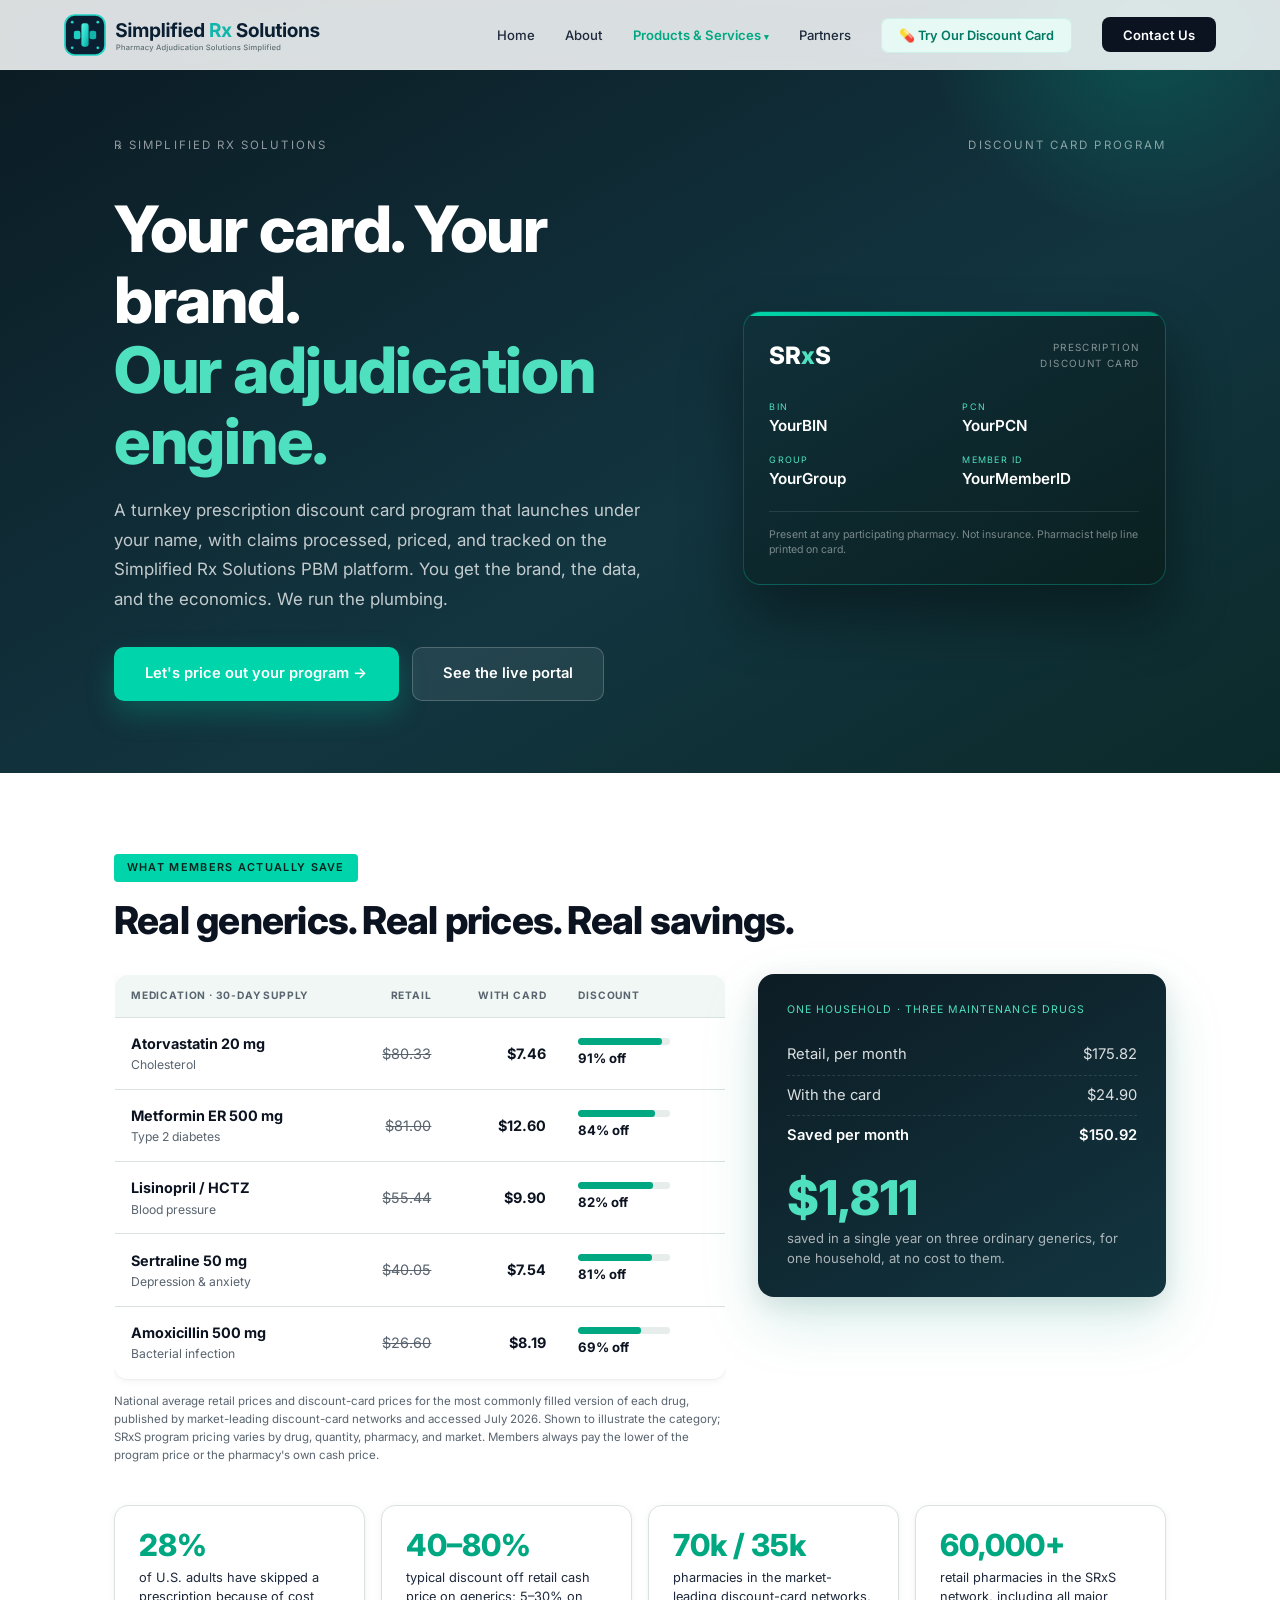
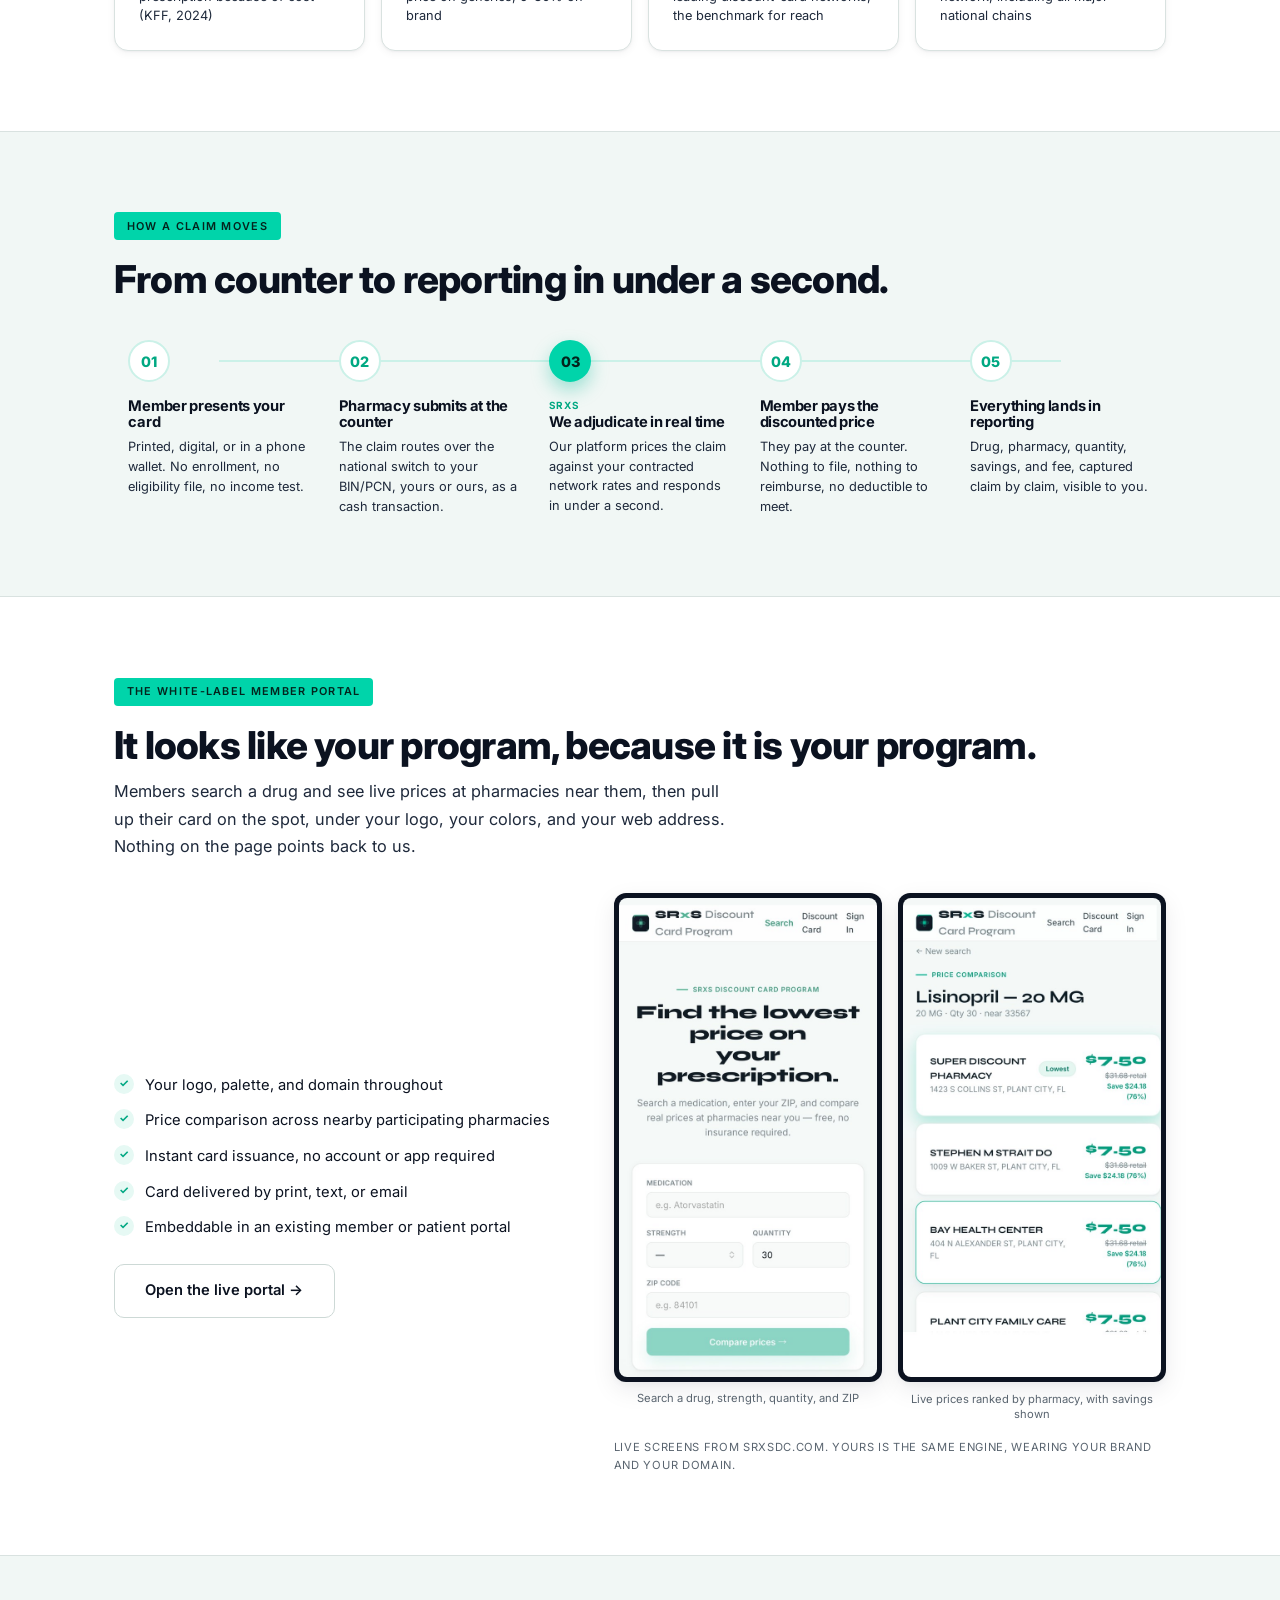
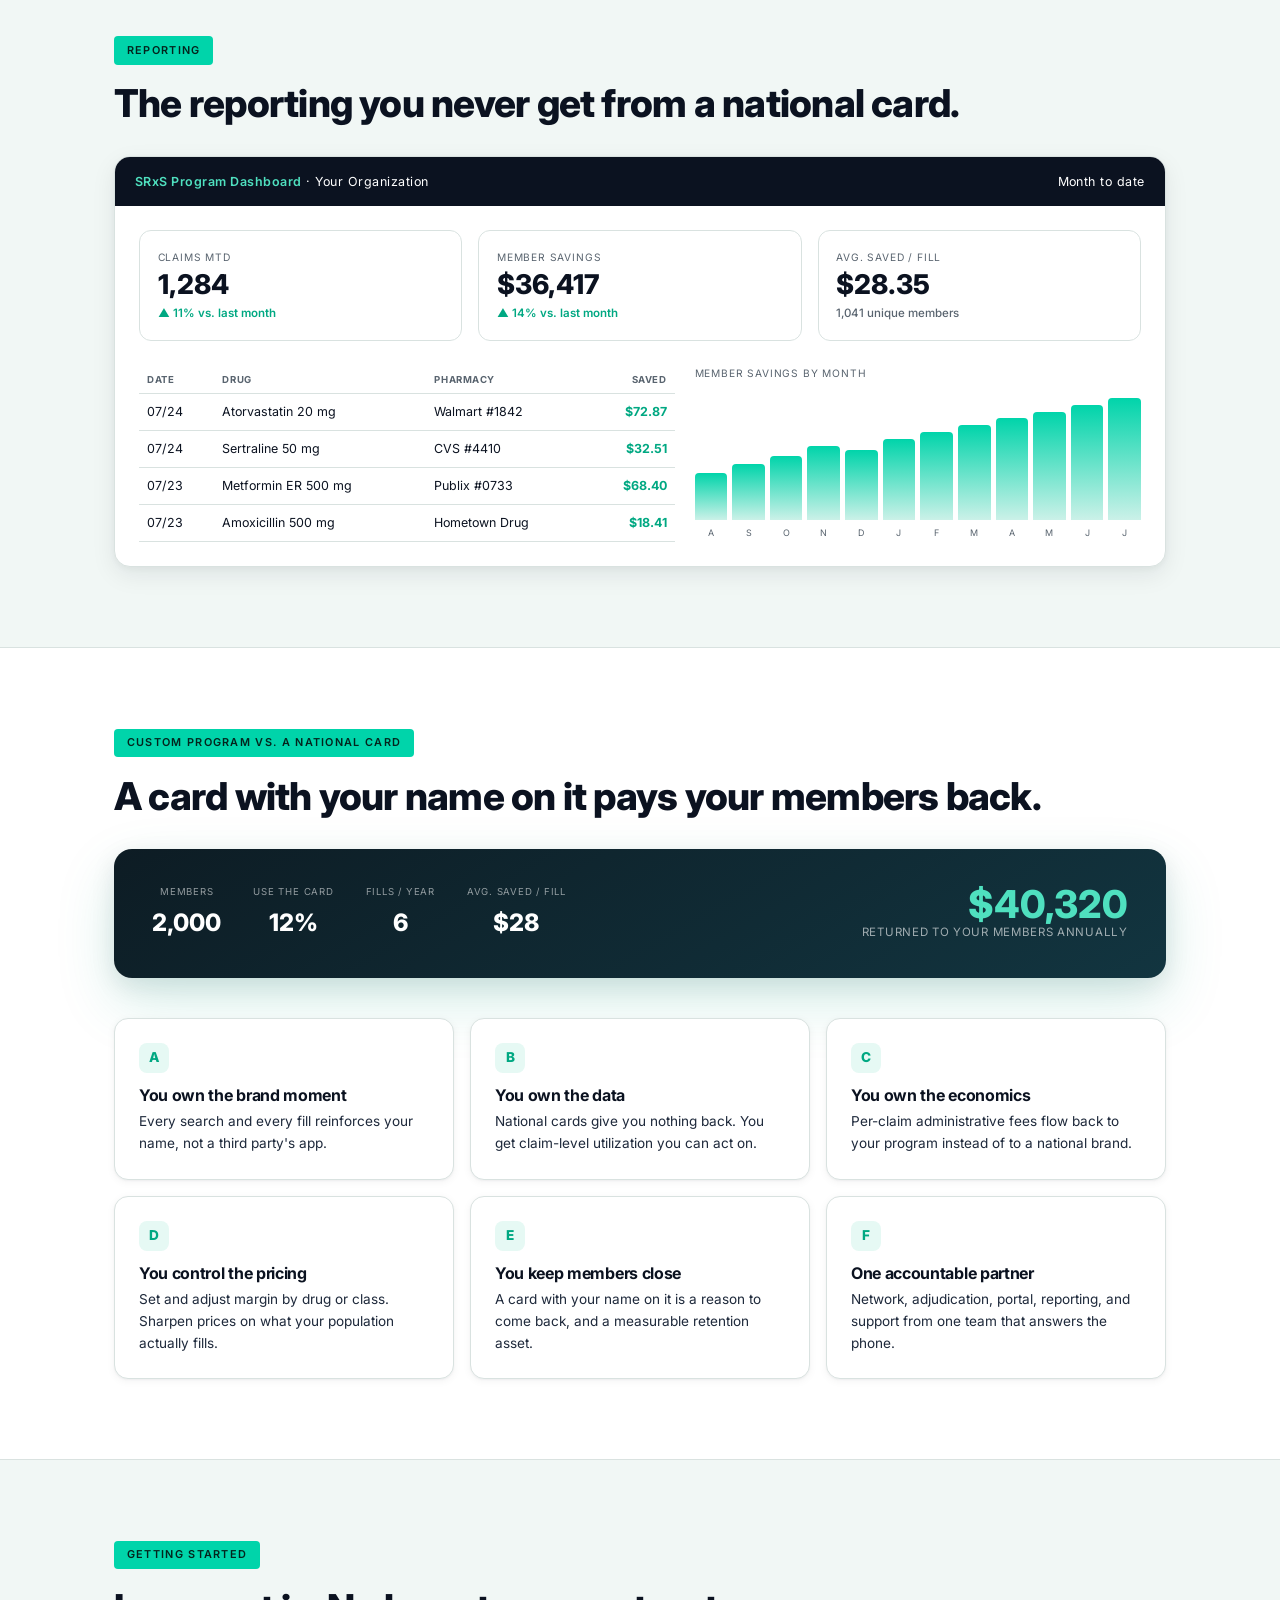
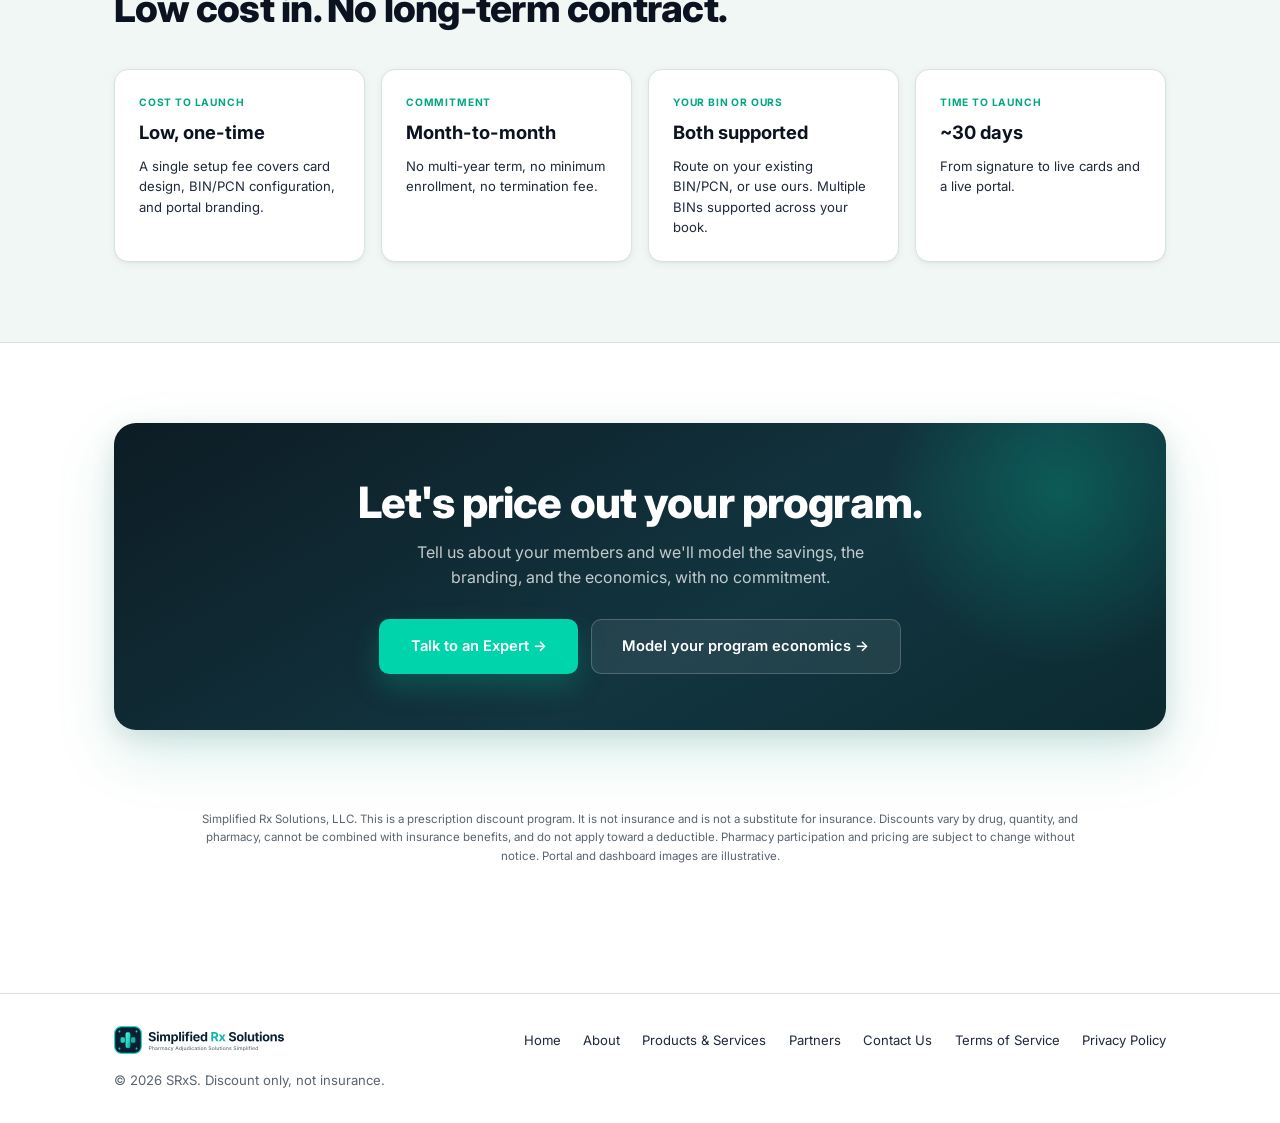
<file: dcp.html>
<!DOCTYPE html>
<html lang="en">
<head>
<!-- Google tag (gtag.js) -->
<script async src="https://www.googletagmanager.com/gtag/js?id=G-7KS7CNF6GP"></script>
<script>
  window.dataLayer = window.dataLayer || [];
  function gtag(){dataLayer.push(arguments);}
  gtag('js', new Date());
  gtag('config', 'G-7KS7CNF6GP');
</script>
<meta charset="UTF-8">
<meta name="viewport" content="width=device-width, initial-scale=1.0">
<meta name="description" content="The SRxS white-label Prescription Discount Card Program: your card, your brand, our adjudication engine. Turnkey launch, claim-level reporting, and a branded member portal.">
  <link rel="icon" type="image/svg+xml" href="favicon.svg">
  <link rel="icon" type="image/png" sizes="32x32" href="favicon-32x32.png">
  <link rel="icon" type="image/png" sizes="16x16" href="favicon-16x16.png">
  <link rel="icon" type="image/x-icon" href="favicon.ico">
  <link rel="apple-touch-icon" sizes="180x180" href="apple-touch-icon.png">
  <meta name="theme-color" content="#0B1220">
<title>Discount Card Program | SRxS Simplified Rx Solutions</title>
<link rel="preconnect" href="https://fonts.googleapis.com">
<link rel="preconnect" href="https://fonts.gstatic.com" crossorigin>
<link href="https://fonts.googleapis.com/css2?family=Inter:wght@400;500;600;700;800&display=swap" rel="stylesheet">
<style>
  :root {
    --bg: #ffffff;
    --bg-tint: #F1F7F5;
    --surface2: #F1F7F5;
    --border: #D9E2E0;
    --border-strong: #cdd9d6;
    --teal: #00D4AA;
    --teal-deep: #00A882;
    --teal-ink: #007a63;
    --teal-bright: #4fe0bf;
    --teal-soft: #e6f9f4;
    --teal-soft2: #cbf1e8;
    --ink: #0B1220;
    --navy: #0B1220;
    --navy2: #16263a;
    --body: #1E293B;
    --muted: #59646F;
    --shadow-sm: 0 1px 2px rgba(13,28,36,0.04), 0 2px 8px rgba(13,28,36,0.05);
    --shadow-md: 0 8px 24px rgba(13,28,36,0.08), 0 2px 6px rgba(13,28,36,0.04);
    --shadow-lg: 0 24px 60px rgba(0,158,127,0.16), 0 8px 24px rgba(13,28,36,0.10);
    --shadow-teal: 0 12px 28px rgba(0,184,148,0.28);
  }
  *, *::before, *::after { box-sizing: border-box; margin: 0; padding: 0; }
  html { scroll-behavior: smooth; -webkit-font-smoothing: antialiased; }
  body { font-family: 'Inter', sans-serif; background: var(--bg); color: var(--body); line-height: 1.6; overflow-x: hidden; }
  a { color: inherit; }
  button, input, select, textarea { font-family: inherit; }
  .wrap { max-width: 1180px; margin: 0 auto; padding: 0 5%; }

  h1,h2,h3,h4 { font-family: 'Inter', sans-serif; color: var(--ink); letter-spacing: -0.02em; line-height: 1.1; }
  h1,h2 { font-weight: 800; }
  h3,h4 { font-weight: 700; }

  /* NAV */
  nav { position: fixed; top: 0; left: 0; right: 0; z-index: 100; display: flex; align-items: center; justify-content: space-between; padding: 0.85rem 5%; background: rgba(255,255,255,0.85); backdrop-filter: blur(18px) saturate(1.6); border-bottom: 1px solid var(--border); }
  .nav-logo img, .nav-logo svg { height: 42px; width: auto; display: block; }
  .nav-links { display: flex; align-items: center; gap: 1.9rem; list-style: none; }
  .nav-links a { text-decoration: none; font-size: 0.82rem; font-weight: 500; color: var(--body); transition: color 0.2s; }
  .nav-links a:hover { color: var(--teal-deep); }
  .nav-links a.active { color: var(--teal-deep); font-weight: 600; }
  .nav-cta { background: var(--ink) !important; color: #fff !important; padding: 0.6rem 1.3rem; border-radius: 8px; font-weight: 600 !important; }
  .nav-cta:hover { background: #10303a !important; }
  .nav-discount { background: var(--teal-soft) !important; border: 1px solid var(--teal-soft2) !important; color: var(--teal-ink) !important; padding: 0.55rem 1.05rem; border-radius: 8px; font-weight: 600 !important; font-size: 0.8rem !important; }

  /* BUTTONS */
  .btn { display: inline-flex; align-items: center; gap: 0.5rem; font-weight: 600; font-size: 0.92rem; padding: 0.9rem 1.9rem; border-radius: 10px; text-decoration: none; border: 1px solid transparent; cursor: pointer; transition: all 0.2s; }
  .btn-primary { background: var(--teal); color: #fff; box-shadow: var(--shadow-teal); }
  .btn-primary:hover { background: var(--teal-deep); transform: translateY(-2px); }
  .btn-light { background: #fff; color: var(--ink); border-color: var(--border-strong); }
  .btn-light:hover { border-color: var(--teal); background: var(--teal-soft); transform: translateY(-2px); }
  .btn-ondark { background: rgba(255,255,255,0.08); color: #fff; border-color: rgba(255,255,255,0.2); }
  .btn-ondark:hover { background: rgba(255,255,255,0.14); }

  /* LABEL PILL */
  .label { display: inline-block; background: var(--teal); color: #04241d; font-family: 'Inter', sans-serif; font-size: 0.68rem; font-weight: 600; letter-spacing: 0.12em; text-transform: uppercase; padding: 0.34rem 0.8rem; border-radius: 4px; margin-bottom: 1.1rem; }
  .label.on-dark { background: var(--teal-bright); color: #04241d; }

  section { padding: 5rem 0; }
  .sec-tint { background: var(--bg-tint); border-top: 1px solid var(--border); border-bottom: 1px solid var(--border); }

  /* HERO (dark navy band) */
  .hero { background: linear-gradient(150deg, #0b1a22 0%, #123540 60%, #0b2a2a 100%); color: #fff; padding: 8.5rem 0 4.5rem; position: relative; overflow: hidden; }
  .hero::after { content: ''; position: absolute; top: -30%; right: -8%; width: 480px; height: 480px; background: radial-gradient(circle, rgba(0,184,148,0.28) 0%, transparent 65%); pointer-events: none; }
  .hero-top { display: flex; justify-content: space-between; align-items: center; font-size: 0.72rem; letter-spacing: 0.18em; text-transform: uppercase; color: rgba(255,255,255,0.55); margin-bottom: 2.5rem; }
  .hero-grid { display: grid; grid-template-columns: 1.15fr 0.85fr; gap: 3.5rem; align-items: center; position: relative; z-index: 1; }
  .hero h1 { color: #fff; font-size: clamp(2.4rem, 5vw, 4rem); font-weight: 800; margin-bottom: 1.25rem; }
  .hero h1 .accent { color: var(--teal-bright); }
  .hero p { color: rgba(255,255,255,0.75); font-size: 1.06rem; line-height: 1.75; max-width: 540px; margin-bottom: 2rem; }
  .hero-actions { display: flex; gap: 0.8rem; flex-wrap: wrap; }

  /* DISCOUNT CARD MOCKUP */
  .rxcard { background: linear-gradient(150deg, #10303a, #0a2020); border: 1px solid rgba(0,201,163,0.3); border-radius: 18px; padding: 1.6rem; box-shadow: 0 30px 60px rgba(0,0,0,0.4); position: relative; overflow: hidden; }
  .rxcard::before { content: ''; position: absolute; top: 0; left: 0; right: 0; height: 4px; background: linear-gradient(90deg, var(--teal), var(--teal-deep)); }
  .rxcard .rc-top { display: flex; justify-content: space-between; align-items: center; margin-bottom: 1.5rem; }
  .rxcard .rc-mark { font-family: 'Inter', sans-serif; font-weight: 800; font-size: 1.5rem; color: #fff; }
  .rxcard .rc-mark span { color: var(--teal-bright); }
  .rxcard .rc-type { font-size: 0.62rem; letter-spacing: 0.14em; text-transform: uppercase; color: rgba(255,255,255,0.5); text-align: right; }
  .rxcard .rc-grid { display: grid; grid-template-columns: 1fr 1fr; gap: 0.9rem 1rem; margin-bottom: 1.25rem; }
  .rc-field .k { font-family: 'Inter', sans-serif; font-size: 0.56rem; letter-spacing: 0.14em; text-transform: uppercase; color: var(--teal-bright); }
  .rc-field .v { font-family: 'Inter', sans-serif; font-weight: 600; font-size: 0.95rem; color: #fff; }
  .rxcard .rc-foot { font-size: 0.66rem; color: rgba(255,255,255,0.45); line-height: 1.5; border-top: 1px solid rgba(255,255,255,0.1); padding-top: 0.9rem; }

  /* SECTION HEADINGS */
  h2.sec { font-size: clamp(1.7rem, 3vw, 2.4rem); font-weight: 800; margin-bottom: 0.75rem; }
  .sec-intro { color: var(--body); font-size: 1.02rem; max-width: 620px; line-height: 1.7; }

  /* SAVINGS TABLE */
  .save-layout { display: grid; grid-template-columns: 1.5fr 1fr; gap: 2rem; align-items: start; margin-top: 2rem; }
  .save-layout > div:first-child { min-width: 0; overflow-x: auto; }
  .save-table { min-width: 420px; width: 100%; border-collapse: collapse; background: #fff; border: 1px solid var(--border); border-radius: 14px; overflow: hidden; box-shadow: var(--shadow-sm); }
  .save-table th { background: var(--surface2); text-align: left; font-size: 0.64rem; letter-spacing: 0.08em; text-transform: uppercase; color: var(--muted); padding: 0.8rem 1rem; font-weight: 700; }
  .save-table th.num, .save-table td.num { text-align: right; }
  .save-table td { padding: 0.9rem 1rem; border-top: 1px solid var(--border); font-size: 0.9rem; }
  .save-table .drug { font-family: 'Inter', sans-serif; font-weight: 700; color: var(--ink); }
  .save-table .cond { font-size: 0.76rem; color: var(--muted); }
  .save-table .retail { color: var(--muted); text-decoration: line-through; }
  .save-table .withcard { font-family: 'Inter', sans-serif; font-weight: 700; color: var(--ink); }
  .save-table th.barh { text-align: left; padding-left: 1rem; }
  .save-table td.disc { text-align: left; padding-left: 1rem; }
  .save-table .dbar { display: block; height: 7px; width: 110px; max-width: 70%; background: #E7EDEB; border-radius: 3px; overflow: hidden; }
  .save-table .dbar i { display: block; height: 100%; background: var(--teal-deep); border-radius: 3px; }
  .save-table .dpct { display: block; font-family: 'Inter', sans-serif; font-weight: 700; font-size: 0.82rem; color: var(--ink); margin-top: 3px; }
  .save-note { font-size: 0.72rem; color: var(--muted); line-height: 1.55; margin-top: 0.9rem; }

  .household { background: linear-gradient(150deg, #0d1c24, #123540); color: #fff; border-radius: 16px; padding: 1.8rem; box-shadow: var(--shadow-lg); }
  .household .hh-label { font-size: 0.66rem; letter-spacing: 0.1em; text-transform: uppercase; color: var(--teal-bright); margin-bottom: 1rem; }
  .household .hh-row { display: flex; justify-content: space-between; padding: 0.5rem 0; font-size: 0.92rem; color: rgba(255,255,255,0.85); border-bottom: 1px dashed rgba(255,255,255,0.12); }
  .household .hh-row.big { color: #fff; font-weight: 600; border-bottom: none; }
  .household .hh-big { font-family: 'Inter', sans-serif; font-size: 3rem; font-weight: 800; color: var(--teal-bright); line-height: 1; margin: 1.1rem 0 0.4rem; }
  .household .hh-sub { font-size: 0.82rem; color: rgba(255,255,255,0.65); line-height: 1.55; }

  /* STAT GRID */
  .stat-grid { display: grid; grid-template-columns: repeat(4, 1fr); gap: 1rem; margin-top: 2.5rem; }
  .stat { background: #fff; border: 1px solid var(--border); border-radius: 14px; padding: 1.5rem; box-shadow: var(--shadow-sm); }
  .stat .n { font-family: 'Inter', sans-serif; font-weight: 800; font-size: 1.9rem; color: var(--teal-deep); line-height: 1; margin-bottom: 0.5rem; }
  .stat .d { font-size: 0.8rem; color: var(--body); line-height: 1.5; }

  /* TIMELINE */
  .timeline { display: grid; grid-template-columns: repeat(5, 1fr); gap: 0; margin-top: 2.5rem; position: relative; }
  .timeline::before { content: ''; position: absolute; top: 20px; left: 10%; right: 10%; height: 2px; background: var(--teal-soft2); }
  .tl-step { padding: 0 0.9rem; position: relative; }
  .tl-num { width: 42px; height: 42px; border-radius: 50%; background: #fff; border: 2px solid var(--teal-soft2); color: var(--teal-deep); font-family: 'Inter', sans-serif; font-weight: 800; font-size: 0.9rem; display: flex; align-items: center; justify-content: center; margin-bottom: 1rem; position: relative; z-index: 1; }
  .tl-step.hot .tl-num { background: var(--teal); border-color: var(--teal); color: #04241d; box-shadow: 0 8px 18px rgba(0,184,148,0.35); }
  .tl-step h4 { font-size: 0.92rem; font-weight: 700; margin-bottom: 0.4rem; }
  .tl-step p { font-size: 0.8rem; color: var(--body); line-height: 1.55; }
  .tl-tag { font-size: 0.62rem; font-weight: 700; letter-spacing: 0.08em; text-transform: uppercase; color: var(--teal-deep); }

  /* PORTAL SECTION */
  .portal-grid { display: grid; grid-template-columns: 0.9fr 1.1fr; gap: 3rem; align-items: center; }
  .checklist { list-style: none; display: flex; flex-direction: column; gap: 0.75rem; margin: 1.5rem 0; }
  .checklist li { display: flex; gap: 0.7rem; font-size: 0.92rem; color: var(--ink); }
  .checklist li::before { content: '✓'; flex-shrink: 0; width: 20px; height: 20px; border-radius: 50%; background: var(--teal-soft); color: var(--teal-deep); font-size: 0.7rem; font-weight: 700; display: flex; align-items: center; justify-content: center; }
  .browser { background: #fff; border: 1px solid var(--border); border-radius: 14px; box-shadow: var(--shadow-md); overflow: hidden; }
  .browser-bar { display: flex; align-items: center; gap: 0.5rem; padding: 0.7rem 0.9rem; background: var(--surface2); border-bottom: 1px solid var(--border); }
  .browser-bar .dot { width: 10px; height: 10px; border-radius: 50%; background: #d6e2df; }
  .browser-url { flex: 1; margin-left: 0.6rem; background: #fff; border: 1px solid var(--border); border-radius: 6px; padding: 0.3rem 0.7rem; font-size: 0.72rem; color: var(--muted); }
  .browser-body { padding: 1.25rem; }
  .mini-search { background: var(--surface2); border: 1px solid var(--border); border-radius: 10px; padding: 0.85rem; margin-bottom: 0.85rem; }
  .mini-search .mrow { display: flex; gap: 0.5rem; }
  .mini-search .field { flex: 1; background: #fff; border: 1px solid var(--border); border-radius: 7px; padding: 0.45rem 0.6rem; font-size: 0.74rem; color: var(--ink); }
  .mini-search .field.sm { flex: 0 0 64px; }
  .mini-search .go { background: var(--teal); color: #fff; border-radius: 7px; padding: 0.45rem 0.8rem; font-size: 0.74rem; font-weight: 600; }
  .price-line { display: flex; justify-content: space-between; align-items: center; padding: 0.6rem 0.75rem; border: 1px solid var(--border); border-radius: 8px; margin-bottom: 0.5rem; }
  .price-line.best { border-color: var(--teal-soft2); background: var(--teal-soft); }
  .price-line .ph { font-size: 0.8rem; font-weight: 600; color: var(--ink); }
  .price-line .amt { font-family: 'Inter', sans-serif; font-weight: 800; color: var(--teal-deep); }
  .cap { font-size: 0.7rem; color: var(--muted); letter-spacing: 0.06em; text-transform: uppercase; margin-top: 1rem; }
  .shots { display: grid; grid-template-columns: 1fr 1fr; gap: 1rem; }
  .shot { margin: 0; }
  .pframe { background: var(--navy); border-radius: 12px; padding: 5px; box-shadow: var(--shadow-md); }
  .pframe img { display: block; width: 100%; border-radius: 8px; }
  .shot figcaption { font-family: 'Inter', sans-serif; font-size: 0.7rem; color: var(--muted); text-align: center; margin-top: 0.6rem; line-height: 1.4; }

  /* DASHBOARD MOCK */
  .dash { background: #fff; border: 1px solid var(--border); border-radius: 16px; box-shadow: var(--shadow-md); overflow: hidden; margin-top: 2rem; }
  .dash-head { background: var(--navy); color: #fff; padding: 0.9rem 1.25rem; font-size: 0.78rem; letter-spacing: 0.04em; display: flex; justify-content: space-between; flex-wrap: wrap; gap: 0.5rem; }
  .dash-head .k { color: var(--teal-bright); font-weight: 600; }
  .dash-body { padding: 1.5rem; }
  .kpi-row { display: grid; grid-template-columns: repeat(3, 1fr); gap: 1rem; margin-bottom: 1.5rem; }
  .kpi { border: 1px solid var(--border); border-radius: 12px; padding: 1.1rem; }
  .kpi .kl { font-size: 0.64rem; letter-spacing: 0.08em; text-transform: uppercase; color: var(--muted); margin-bottom: 0.4rem; }
  .kpi .kv { font-family: 'Inter', sans-serif; font-weight: 800; font-size: 1.7rem; color: var(--ink); line-height: 1; }
  .kpi .kd { font-size: 0.72rem; color: var(--teal-deep); font-weight: 600; margin-top: 0.35rem; }
  .dash-split { display: grid; grid-template-columns: 1.2fr 1fr; gap: 1.25rem; }
  .mini-table { width: 100%; border-collapse: collapse; }
  .mini-table th { text-align: left; font-size: 0.6rem; letter-spacing: 0.06em; text-transform: uppercase; color: var(--muted); padding: 0.4rem 0.5rem; border-bottom: 1px solid var(--border); }
  .mini-table td { font-size: 0.78rem; padding: 0.5rem; border-bottom: 1px solid var(--border); color: var(--ink); }
  .mini-table td.s { text-align: right; color: var(--teal-deep); font-weight: 700; }
  .chart { display: flex; align-items: flex-end; gap: 5px; height: 130px; padding-top: 0.5rem; }
  .chart .bar { flex: 1; background: linear-gradient(180deg, var(--teal), var(--teal-soft2)); border-radius: 4px 4px 0 0; }
  .chart-x { display: flex; gap: 5px; margin-top: 0.4rem; }
  .chart-x span { flex: 1; text-align: center; font-size: 0.56rem; color: var(--muted); }

  /* COMPARE STRIP */
  .compare { background: linear-gradient(150deg, #0d1c24, #123540); color: #fff; border-radius: 18px; padding: 2.2rem 2.4rem; box-shadow: var(--shadow-lg); display: grid; grid-template-columns: repeat(4, auto) 1fr; gap: 1.5rem 2rem; align-items: center; margin-top: 2rem; }
  .compare .cx { text-align: center; }
  .compare .cx .cl { font-size: 0.6rem; letter-spacing: 0.08em; text-transform: uppercase; color: rgba(255,255,255,0.55); margin-bottom: 0.3rem; }
  .compare .cx .cn { font-family: 'Inter', sans-serif; font-weight: 800; font-size: 1.5rem; color: #fff; }
  .compare .result { text-align: right; }
  .compare .result .rn { font-family: 'Inter', sans-serif; font-weight: 800; font-size: 2.4rem; color: var(--teal-bright); line-height: 1; }
  .compare .result .rl { font-size: 0.72rem; letter-spacing: 0.06em; text-transform: uppercase; color: rgba(255,255,255,0.6); }

  /* VALUE PROPS */
  .props { display: grid; grid-template-columns: repeat(3, 1fr); gap: 1rem; margin-top: 2.5rem; }
  .prop { background: #fff; border: 1px solid var(--border); border-radius: 14px; padding: 1.5rem; box-shadow: var(--shadow-sm); transition: transform 0.2s, box-shadow 0.2s, border-color 0.2s; }
  .prop:hover { transform: translateY(-3px); box-shadow: var(--shadow-md); border-color: var(--border-strong); }
  .prop .badge { width: 30px; height: 30px; border-radius: 8px; background: var(--teal-soft); color: var(--teal-deep); font-family: 'Inter', sans-serif; font-weight: 800; display: flex; align-items: center; justify-content: center; font-size: 0.85rem; margin-bottom: 0.9rem; }
  .prop h4 { font-size: 1rem; font-weight: 700; margin-bottom: 0.4rem; }
  .prop p { font-size: 0.85rem; color: var(--body); line-height: 1.6; }

  /* GETTING STARTED */
  .start-grid { display: grid; grid-template-columns: repeat(4, 1fr); gap: 1rem; margin-top: 2.5rem; }
  .start { background: #fff; border: 1px solid var(--border); border-radius: 14px; padding: 1.5rem; box-shadow: var(--shadow-sm); }
  .start .sl { font-size: 0.64rem; letter-spacing: 0.08em; text-transform: uppercase; color: var(--teal-deep); font-weight: 700; margin-bottom: 0.5rem; }
  .start .sv { font-family: 'Inter', sans-serif; font-weight: 700; font-size: 1.15rem; color: var(--ink); margin-bottom: 0.5rem; }
  .start p { font-size: 0.82rem; color: var(--body); line-height: 1.55; }

  /* CTA */
  .cta-band { background: linear-gradient(150deg, #0d1c24, #123540 60%, #0c2a30); color: #fff; text-align: center; border-radius: 22px; padding: 3.5rem 2rem; box-shadow: var(--shadow-lg); position: relative; overflow: hidden; }
  .cta-band::after { content: ''; position: absolute; top: -40%; right: -8%; width: 380px; height: 380px; background: radial-gradient(circle, rgba(0,184,148,0.3) 0%, transparent 65%); pointer-events: none; }
  .cta-band > * { position: relative; z-index: 1; }
  .cta-band h2 { color: #fff; font-size: clamp(1.8rem, 3.5vw, 2.7rem); margin-bottom: 0.8rem; }
  .cta-band p { color: rgba(255,255,255,0.75); max-width: 480px; margin: 0 auto 1.8rem; }

  /* DISCLAIMER + FOOTER */
  .disclaimer { font-size: 0.72rem; color: var(--muted); line-height: 1.6; max-width: 900px; margin: 0 auto; text-align: center; }
  footer { border-top: 1px solid var(--border); background: #fff; padding: 2rem 0; margin-top: 3rem; }
  .foot-inner { display: flex; justify-content: space-between; align-items: center; flex-wrap: wrap; gap: 1rem; font-size: 0.82rem; color: var(--muted); }
  .foot-inner img, .foot-inner svg { height: 28px; width: auto; display: block; }
  .foot-links { display: flex; gap: 0.9rem 1.4rem; flex-wrap: wrap; justify-content: center; }
  .foot-links a { color: var(--body); text-decoration: none; }
  .foot-links a:hover { color: var(--teal-deep); }

  @media (max-width: 960px) {
    .hero-grid, .save-layout, .portal-grid, .dash-split { grid-template-columns: 1fr; gap: 2rem; }
    .stat-grid, .props, .start-grid { grid-template-columns: 1fr 1fr; }
    .timeline { grid-template-columns: 1fr 1fr; gap: 1.75rem; }
    .timeline::before { display: none; }
    .kpi-row { grid-template-columns: 1fr; }
    .compare { grid-template-columns: 1fr 1fr; text-align: center; }
    .compare .result { text-align: center; grid-column: 1 / -1; }
  }
  @media (max-width: 560px) {
    .stat-grid, .props, .start-grid, .timeline { grid-template-columns: 1fr; }
  }

  /* Products & Services dropdown */
  .nav-dd { position: relative; }
  .nav-dd-toggle { cursor: pointer; }
  .nav-dd-toggle.active { color: var(--teal-deep); font-weight: 600; }
  .dd-caret { font-size: 0.7em; }
  .nav-dd-menu { display: none; position: absolute; top: 100%; left: 0; min-width: 244px; background: #fff; border: 1px solid var(--border); border-radius: 10px; box-shadow: 0 14px 32px rgba(13,28,36,0.14); padding: 0.4rem; list-style: none; margin: 0.5rem 0 0; z-index: 200; }
  .nav-dd-menu::before { content: ''; position: absolute; left: 0; right: 0; top: -0.55rem; height: 0.55rem; }
  .dd-sep { height: 1px; background: var(--border); margin: 0.35rem; padding: 0; }
  .nav-dd:hover .nav-dd-menu, .nav-dd:focus-within .nav-dd-menu { display: block; }
  .nav-dd-menu li { display: block; }
  .nav-dd-menu a { display: flex; align-items: center; gap: 0.5rem; padding: 0.55rem 0.65rem; border-radius: 7px; font-size: 0.85rem; font-weight: 500; white-space: nowrap; color: var(--body); }
  .nav-dd-menu a:hover { background: var(--teal-soft); color: var(--teal-deep); text-decoration: none; }
  .nav-dd-menu a.active { color: var(--teal-deep); font-weight: 600; }
  .dd-tag { font-size: 0.58rem; font-weight: 700; letter-spacing: 0.05em; text-transform: uppercase; padding: 0.14rem 0.42rem; border-radius: 4px; flex-shrink: 0; }
  .dd-service { background: #eef3f1; color: #59646f; }
  .dd-product { background: var(--teal-soft); color: var(--teal-ink); }
  /* The logo lockup is wider than the old mark: tighten the row before the links collapse. */
  @media (max-width: 1140px) { .nav-links { gap: 1.1rem; } .nav-logo img, .nav-logo svg { height: 36px; } .nav-discount { padding: 0.5rem 0.8rem; } }
  @media (max-width: 600px) { .nav-logo img, .nav-logo svg { height: 32px; } .nav-cta { padding: 0.5rem 1rem; } }
  @media (max-width: 400px) { .nav-logo img, .nav-logo svg { height: 28px; } }
</style>
<link rel="stylesheet" href="assets/nav.css">
<script src="assets/nav.js" defer></script>
</head>
<body>


<!-- NAV -->
<nav>
  <div class="nav-logo"><a href="index.html" aria-label="SRxS home"><img src="assets/srxs-logo-light.svg" alt="Simplified Rx Solutions" width="396" height="64"></a></div>
  <button class="nav-toggle" type="button" aria-label="Open menu" aria-expanded="false" aria-controls="primary-menu"><span></span><span></span><span></span></button>
  <ul class="nav-links" id="primary-menu">
    <li><a href="index.html">Home</a></li>
    <li><a href="about.html">About</a></li>
    <li class="nav-dd">
      <a href="services.html" class="nav-dd-toggle active">Products &amp; Services <span class="dd-caret">&#9662;</span></a>
      <ul class="nav-dd-menu">
        <li><a href="services.html">Overview</a></li>
        <li><a href="discount-card.html"><span class="dd-tag dd-product">Product</span> SRxS Discount Card</a></li>
        <li class="dd-sep" aria-hidden="true"></li>
        <li><a href="services.html#pba"><span class="dd-tag dd-service">Service</span> Pharmacy Benefit Administration</a></li>
        <li><a href="dcp.html" class="active"><span class="dd-tag dd-service">Service</span> White-Label Program</a></li>
      </ul>
    </li>
    <li><a href="partners.html">Partners</a></li>
    <li><a href="https://srxsdc.com/card/SRXS001" target="_blank" rel="noopener noreferrer" class="nav-discount">💊 Try Our Discount Card</a></li>
    <li class="nav-cta-li"><a href="#" onclick="openModal(); return false;" class="nav-cta">Contact Us</a></li>
  </ul>
</nav>

<!-- HERO -->
<header class="hero">
  <div class="wrap">
    <div class="hero-top">
      <span>℞ Simplified Rx Solutions</span>
      <span>Discount Card Program</span>
    </div>
    <div class="hero-grid">
      <div>
        <h1>Your card. Your brand.<br><span class="accent">Our adjudication engine.</span></h1>
        <p>A turnkey prescription discount card program that launches under your name, with claims processed, priced, and tracked on the Simplified Rx Solutions PBM platform. You get the brand, the data, and the economics. We run the plumbing.</p>
        <div class="hero-actions">
          <a href="#" onclick="openModal(); return false;" class="btn btn-primary">Let's price out your program →</a>
          <a href="https://srxsdc.com" target="_blank" rel="noopener noreferrer" class="btn btn-ondark">See the live portal</a>
        </div>
      </div>
      <div class="rxcard">
        <div class="rc-top">
          <div class="rc-mark">SR<span>x</span>S</div>
          <div class="rc-type">Prescription<br>Discount Card</div>
        </div>
        <div class="rc-grid">
          <div class="rc-field"><div class="k">BIN</div><div class="v">YourBIN</div></div>
          <div class="rc-field"><div class="k">PCN</div><div class="v">YourPCN</div></div>
          <div class="rc-field"><div class="k">GROUP</div><div class="v">YourGroup</div></div>
          <div class="rc-field"><div class="k">MEMBER ID</div><div class="v">YourMemberID</div></div>
        </div>
        <div class="rc-foot">Present at any participating pharmacy. Not insurance. Pharmacist help line printed on card.</div>
      </div>
    </div>
  </div>
</header>

<!-- WHAT MEMBERS SAVE -->
<section>
  <div class="wrap">
    <span class="label">What members actually save</span>
    <h2 class="sec">Real generics. Real prices. Real savings.</h2>
    <div class="save-layout">
      <div>
        <table class="save-table">
          <thead><tr><th>Medication · 30-day supply</th><th class="num">Retail</th><th class="num">With card</th><th class="barh">Discount</th></tr></thead>
          <tbody>
            <tr><td><div class="drug">Atorvastatin 20 mg</div><div class="cond">Cholesterol</div></td><td class="num retail">$80.33</td><td class="num withcard">$7.46</td><td class="disc"><span class="dbar"><i style="width:91%"></i></span><span class="dpct">91% off</span></td></tr>
            <tr><td><div class="drug">Metformin ER 500 mg</div><div class="cond">Type 2 diabetes</div></td><td class="num retail">$81.00</td><td class="num withcard">$12.60</td><td class="disc"><span class="dbar"><i style="width:84%"></i></span><span class="dpct">84% off</span></td></tr>
            <tr><td><div class="drug">Lisinopril / HCTZ</div><div class="cond">Blood pressure</div></td><td class="num retail">$55.44</td><td class="num withcard">$9.90</td><td class="disc"><span class="dbar"><i style="width:82%"></i></span><span class="dpct">82% off</span></td></tr>
            <tr><td><div class="drug">Sertraline 50 mg</div><div class="cond">Depression &amp; anxiety</div></td><td class="num retail">$40.05</td><td class="num withcard">$7.54</td><td class="disc"><span class="dbar"><i style="width:81%"></i></span><span class="dpct">81% off</span></td></tr>
            <tr><td><div class="drug">Amoxicillin 500 mg</div><div class="cond">Bacterial infection</div></td><td class="num retail">$26.60</td><td class="num withcard">$8.19</td><td class="disc"><span class="dbar"><i style="width:69%"></i></span><span class="dpct">69% off</span></td></tr>
          </tbody>
        </table>
        <p class="save-note">National average retail prices and discount-card prices for the most commonly filled version of each drug, published by market-leading discount-card networks and accessed July 2026. Shown to illustrate the category; SRxS program pricing varies by drug, quantity, pharmacy, and market. Members always pay the lower of the program price or the pharmacy's own cash price.</p>
      </div>
      <div class="household">
        <div class="hh-label">One household · three maintenance drugs</div>
        <div class="hh-row"><span>Retail, per month</span><span>$175.82</span></div>
        <div class="hh-row"><span>With the card</span><span>$24.90</span></div>
        <div class="hh-row big"><span>Saved per month</span><span>$150.92</span></div>
        <div class="hh-big">$1,811</div>
        <div class="hh-sub">saved in a single year on three ordinary generics, for one household, at no cost to them.</div>
      </div>
    </div>

    <div class="stat-grid">
      <div class="stat"><div class="n">28%</div><div class="d">of U.S. adults have skipped a prescription because of cost (KFF, 2024)</div></div>
      <div class="stat"><div class="n">40–80%</div><div class="d">typical discount off retail cash price on generics; 5–30% on brand</div></div>
      <div class="stat"><div class="n">70k / 35k</div><div class="d">pharmacies in the market-leading discount-card networks, the benchmark for reach</div></div>
      <div class="stat"><div class="n">60,000+</div><div class="d">retail pharmacies in the SRxS network, including all major national chains</div></div>
    </div>
  </div>
</section>

<!-- HOW A CLAIM MOVES -->
<section class="sec-tint">
  <div class="wrap">
    <span class="label">How a claim moves</span>
    <h2 class="sec">From counter to reporting in under a second.</h2>
    <div class="timeline">
      <div class="tl-step"><div class="tl-num">01</div><h4>Member presents your card</h4><p>Printed, digital, or in a phone wallet. No enrollment, no eligibility file, no income test.</p></div>
      <div class="tl-step"><div class="tl-num">02</div><h4>Pharmacy submits at the counter</h4><p>The claim routes over the national switch to your BIN/PCN, yours or ours, as a cash transaction.</p></div>
      <div class="tl-step hot"><div class="tl-num">03</div><div class="tl-tag">SRxS</div><h4>We adjudicate in real time</h4><p>Our platform prices the claim against your contracted network rates and responds in under a second.</p></div>
      <div class="tl-step"><div class="tl-num">04</div><h4>Member pays the discounted price</h4><p>They pay at the counter. Nothing to file, nothing to reimburse, no deductible to meet.</p></div>
      <div class="tl-step"><div class="tl-num">05</div><h4>Everything lands in reporting</h4><p>Drug, pharmacy, quantity, savings, and fee, captured claim by claim, visible to you.</p></div>
    </div>
  </div>
</section>

<!-- WHITE-LABEL PORTAL -->
<section>
  <div class="wrap">
    <span class="label">The white-label member portal</span>
    <h2 class="sec">It looks like your program, because it is your program.</h2>
    <p class="sec-intro">Members search a drug and see live prices at pharmacies near them, then pull up their card on the spot, under your logo, your colors, and your web address. Nothing on the page points back to us.</p>
    <div class="portal-grid" style="margin-top:2rem;">
      <div>
        <ul class="checklist">
          <li>Your logo, palette, and domain throughout</li>
          <li>Price comparison across nearby participating pharmacies</li>
          <li>Instant card issuance, no account or app required</li>
          <li>Card delivered by print, text, or email</li>
          <li>Embeddable in an existing member or patient portal</li>
        </ul>
        <a href="https://srxsdc.com" target="_blank" rel="noopener noreferrer" class="btn btn-light">Open the live portal →</a>
      </div>
      <div>
        <div class="shots">
          <figure class="shot">
            <div class="pframe"><img src="assets/portal-search.jpg" alt="SRxS member portal: search a drug, strength, quantity and ZIP" loading="lazy"></div>
            <figcaption>Search a drug, strength, quantity, and ZIP</figcaption>
          </figure>
          <figure class="shot">
            <div class="pframe"><img src="assets/portal-results.jpg" alt="SRxS member portal: live prices ranked by pharmacy" loading="lazy"></div>
            <figcaption>Live prices ranked by pharmacy, with savings shown</figcaption>
          </figure>
        </div>
        <p class="cap" style="margin-top:1rem;">Live screens from srxsdc.com. Yours is the same engine, wearing your brand and your domain.</p>
      </div>
    </div>
  </div>
</section>

<!-- REPORTING -->
<section class="sec-tint">
  <div class="wrap">
    <span class="label">Reporting</span>
    <h2 class="sec">The reporting you never get from a national card.</h2>
    <div class="dash">
      <div class="dash-head"><span><span class="k">SRxS Program Dashboard</span> · Your Organization</span><span>Month to date</span></div>
      <div class="dash-body">
        <div class="kpi-row">
          <div class="kpi"><div class="kl">Claims MTD</div><div class="kv">1,284</div><div class="kd">▲ 11% vs. last month</div></div>
          <div class="kpi"><div class="kl">Member savings</div><div class="kv">$36,417</div><div class="kd">▲ 14% vs. last month</div></div>
          <div class="kpi"><div class="kl">Avg. saved / fill</div><div class="kv">$28.35</div><div class="kd" style="color:var(--muted);font-weight:500;">1,041 unique members</div></div>
        </div>
        <div class="dash-split">
          <table class="mini-table">
            <thead><tr><th>Date</th><th>Drug</th><th>Pharmacy</th><th style="text-align:right;">Saved</th></tr></thead>
            <tbody>
              <tr><td>07/24</td><td>Atorvastatin 20 mg</td><td>Walmart #1842</td><td class="s">$72.87</td></tr>
              <tr><td>07/24</td><td>Sertraline 50 mg</td><td>CVS #4410</td><td class="s">$32.51</td></tr>
              <tr><td>07/23</td><td>Metformin ER 500 mg</td><td>Publix #0733</td><td class="s">$68.40</td></tr>
              <tr><td>07/23</td><td>Amoxicillin 500 mg</td><td>Hometown Drug</td><td class="s">$18.41</td></tr>
            </tbody>
          </table>
          <div>
            <div class="kl" style="font-size:0.64rem;letter-spacing:0.08em;text-transform:uppercase;color:var(--muted);margin-bottom:0.5rem;">Member savings by month</div>
            <div class="chart">
              <div class="bar" style="height:38%"></div><div class="bar" style="height:46%"></div><div class="bar" style="height:52%"></div><div class="bar" style="height:60%"></div><div class="bar" style="height:57%"></div><div class="bar" style="height:66%"></div><div class="bar" style="height:72%"></div><div class="bar" style="height:78%"></div><div class="bar" style="height:83%"></div><div class="bar" style="height:88%"></div><div class="bar" style="height:94%"></div><div class="bar" style="height:100%"></div>
            </div>
            <div class="chart-x"><span>A</span><span>S</span><span>O</span><span>N</span><span>D</span><span>J</span><span>F</span><span>M</span><span>A</span><span>M</span><span>J</span><span>J</span></div>
          </div>
        </div>
      </div>
    </div>
  </div>
</section>

<!-- CUSTOM VS NATIONAL -->
<section>
  <div class="wrap">
    <span class="label">Custom program vs. a national card</span>
    <h2 class="sec">A card with your name on it pays your members back.</h2>
    <div class="compare">
      <div class="cx"><div class="cl">Members</div><div class="cn">2,000</div></div>
      <div class="cx"><div class="cl">Use the card</div><div class="cn">12%</div></div>
      <div class="cx"><div class="cl">Fills / year</div><div class="cn">6</div></div>
      <div class="cx"><div class="cl">Avg. saved / fill</div><div class="cn">$28</div></div>
      <div class="result"><div class="rn">$40,320</div><div class="rl">Returned to your members annually</div></div>
    </div>

    <div class="props">
      <div class="prop"><div class="badge">A</div><h4>You own the brand moment</h4><p>Every search and every fill reinforces your name, not a third party's app.</p></div>
      <div class="prop"><div class="badge">B</div><h4>You own the data</h4><p>National cards give you nothing back. You get claim-level utilization you can act on.</p></div>
      <div class="prop"><div class="badge">C</div><h4>You own the economics</h4><p>Per-claim administrative fees flow back to your program instead of to a national brand.</p></div>
      <div class="prop"><div class="badge">D</div><h4>You control the pricing</h4><p>Set and adjust margin by drug or class. Sharpen prices on what your population actually fills.</p></div>
      <div class="prop"><div class="badge">E</div><h4>You keep members close</h4><p>A card with your name on it is a reason to come back, and a measurable retention asset.</p></div>
      <div class="prop"><div class="badge">F</div><h4>One accountable partner</h4><p>Network, adjudication, portal, reporting, and support from one team that answers the phone.</p></div>
    </div>
  </div>
</section>

<!-- GETTING STARTED -->
<section class="sec-tint">
  <div class="wrap">
    <span class="label">Getting started</span>
    <h2 class="sec">Low cost in. No long-term contract.</h2>
    <div class="start-grid">
      <div class="start"><div class="sl">Cost to launch</div><div class="sv">Low, one-time</div><p>A single setup fee covers card design, BIN/PCN configuration, and portal branding.</p></div>
      <div class="start"><div class="sl">Commitment</div><div class="sv">Month-to-month</div><p>No multi-year term, no minimum enrollment, no termination fee.</p></div>
      <div class="start"><div class="sl">Your BIN or ours</div><div class="sv">Both supported</div><p>Route on your existing BIN/PCN, or use ours. Multiple BINs supported across your book.</p></div>
      <div class="start"><div class="sl">Time to launch</div><div class="sv">~30 days</div><p>From signature to live cards and a live portal.</p></div>
    </div>
  </div>
</section>

<!-- CTA -->
<section>
  <div class="wrap">
    <div class="cta-band">
      <h2>Let's price out your program.</h2>
      <p>Tell us about your members and we'll model the savings, the branding, and the economics, with no commitment.</p>
      <div class="hero-actions" style="justify-content:center;">
        <a href="#" onclick="openModal(); return false;" class="btn btn-primary">Talk to an Expert →</a>
        <a href="partners.html" class="btn btn-ondark">Model your program economics →</a>
      </div>
    </div>
  </div>
</section>

<!-- DISCLAIMER + FOOTER -->
<section style="padding-top:0;">
  <div class="wrap">
    <p class="disclaimer">Simplified Rx Solutions, LLC. This is a prescription discount program. It is not insurance and is not a substitute for insurance. Discounts vary by drug, quantity, and pharmacy, cannot be combined with insurance benefits, and do not apply toward a deductible. Pharmacy participation and pricing are subject to change without notice. Portal and dashboard images are illustrative.</p>
  </div>
</section>

<footer>
  <div class="wrap foot-inner">
    <img src="assets/srxs-logo-light.svg" alt="Simplified Rx Solutions" width="396" height="64">
    <div class="foot-links">
    <a href="index.html">Home</a>
    <a href="about.html">About</a>
    <a href="services.html">Products &amp; Services</a>
    <a href="partners.html">Partners</a>
    <a href="#" onclick="openModal(); return false;">Contact Us</a>
    <a href="terms.html">Terms of Service</a>
    <a href="privacy.html">Privacy Policy</a>
  </div>
    <div>© 2026 SRxS. Discount only, not insurance.</div>
  </div>
</footer>

<!-- CONTACT MODAL -->
<div id="contactModal" style="display:none; position:fixed; inset:0; z-index:999; align-items:center; justify-content:center;">
  <div onclick="closeModal()" style="position:absolute; inset:0; background:rgba(13,28,36,0.45); backdrop-filter:blur(6px);"></div>
  <div style="position:relative; z-index:1; background:#fff; border:1px solid #e5ecea; border-radius:20px; padding:2.5rem; width:100%; max-width:480px; margin:1rem; box-shadow:0 40px 90px rgba(13,28,36,0.25);">
    <div style="position:absolute; top:0; left:0; right:0; height:3px; background:linear-gradient(90deg,#00c9a3,#009e7f); border-radius:20px 20px 0 0;"></div>
    <button onclick="closeModal()" aria-label="Close" style="position:absolute; top:1rem; right:1rem; background:#f4f9f8; border:1px solid #e5ecea; color:#47585f; width:32px; height:32px; border-radius:50%; cursor:pointer; font-size:1rem;">&#x2715;</button>
    <div style="display:inline-flex; align-items:center; gap:0.5rem; background:#e6f7f2; border:1px solid #d3f0e8; padding:0.3rem 0.9rem; border-radius:100px; font-size:0.7rem; font-weight:700; letter-spacing:0.06em; text-transform:uppercase; color:#007a63; margin-bottom:1.25rem;">Get In Touch</div>
    <h3 style="font-family:'Inter', sans-serif; font-size:1.5rem; font-weight:700; color:#0d1c24; margin-bottom:0.4rem;">Price out your program</h3>
    <p style="font-size:0.85rem; color:#7a8a90; margin-bottom:1.75rem; line-height:1.6;">Fill out the form below and a member of the SRxS team will be in touch shortly.</p>
    <form id="contactForm" onsubmit="submitForm(event)" style="display:flex; flex-direction:column; gap:1rem;">
      <div style="display:grid; grid-template-columns:1fr 1fr; gap:1rem;">
        <div><label style="display:block; font-size:0.72rem; font-weight:600; letter-spacing:0.04em; text-transform:uppercase; color:#7a8a90; margin-bottom:0.4rem;">Full Name *</label>
          <input type="text" id="cf-name" required placeholder="Jane Smith" style="width:100%; background:#f7faf9; border:1px solid #e5ecea; border-radius:9px; padding:0.7rem 0.9rem; font-size:0.88rem; color:#0d1c24; outline:none; font-family:'Inter', sans-serif;"></div>
        <div><label style="display:block; font-size:0.72rem; font-weight:600; letter-spacing:0.04em; text-transform:uppercase; color:#7a8a90; margin-bottom:0.4rem;">Phone Number</label>
          <input type="tel" id="cf-phone" placeholder="(555) 000-0000" style="width:100%; background:#f7faf9; border:1px solid #e5ecea; border-radius:9px; padding:0.7rem 0.9rem; font-size:0.88rem; color:#0d1c24; outline:none; font-family:'Inter', sans-serif;"></div>
      </div>
      <div><label style="display:block; font-size:0.72rem; font-weight:600; letter-spacing:0.04em; text-transform:uppercase; color:#7a8a90; margin-bottom:0.4rem;">Email Address *</label>
        <input type="email" id="cf-email" required placeholder="jane@company.com" style="width:100%; background:#f7faf9; border:1px solid #e5ecea; border-radius:9px; padding:0.7rem 0.9rem; font-size:0.88rem; color:#0d1c24; outline:none; font-family:'Inter', sans-serif;"></div>
      <div><label style="display:block; font-size:0.72rem; font-weight:600; letter-spacing:0.04em; text-transform:uppercase; color:#7a8a90; margin-bottom:0.4rem;">Tell us about your organization *</label>
        <textarea id="cf-message" required rows="4" placeholder="Members, current card (if any), and what you're looking for..." style="width:100%; background:#f7faf9; border:1px solid #e5ecea; border-radius:9px; padding:0.7rem 0.9rem; font-size:0.88rem; color:#0d1c24; outline:none; font-family:'Inter', sans-serif; resize:vertical; min-height:100px;"></textarea></div>
      <button type="submit" id="submitBtn" style="background:#00b894; color:#fff; border:none; padding:0.85rem 2rem; border-radius:10px; font-size:0.9rem; font-weight:700; cursor:pointer; font-family:'Inter', sans-serif;">Send Message &#x2192;</button>
    </form>
    <div id="formSuccess" style="display:none; text-align:center; padding:2rem 0;">
      <div style="font-size:2.5rem; margin-bottom:1rem;">&#x2705;</div>
      <h3 style="font-family:'Inter', sans-serif; font-size:1.2rem; font-weight:700; color:#009e7f; margin-bottom:0.5rem;">Message Sent!</h3>
      <p style="font-size:0.85rem; color:#7a8a90; line-height:1.6;">Thank you for reaching out. A member of the SRxS team will be in touch shortly.</p>
    </div>
  </div>
</div>

<script>
function openModal() {
  document.getElementById('contactModal').style.display = 'flex';
  document.body.style.overflow = 'hidden';
  document.getElementById('contactForm').style.display = 'flex';
  document.getElementById('formSuccess').style.display = 'none';
  var btn = document.getElementById('submitBtn'); btn.disabled = false; btn.textContent = 'Send Message →';
}
function closeModal() { document.getElementById('contactModal').style.display = 'none'; document.body.style.overflow = ''; }
document.addEventListener('keydown', function(e) { if (e.key === 'Escape') closeModal(); });
function submitForm(e) {
  e.preventDefault();
  var btn = document.getElementById('submitBtn');
  btn.textContent = 'Sending...'; btn.disabled = true;
  var fd = new FormData();
  fd.append('name', document.getElementById('cf-name').value);
  fd.append('email', document.getElementById('cf-email').value);
  fd.append('phone', document.getElementById('cf-phone').value);
  fd.append('message', document.getElementById('cf-message').value);
  fetch('contact.php', { method: 'POST', body: fd })
    .then(function(r){ return r.json(); })
    .then(function(data){
      if (data.success) {
        document.getElementById('contactForm').reset();
        btn.textContent = 'Send Message →'; btn.disabled = false;
        document.getElementById('contactForm').style.display = 'none';
        document.getElementById('formSuccess').style.display = 'block';
        setTimeout(closeModal, 3500);
      } else { btn.textContent = 'Send Message →'; btn.disabled = false; alert('Something went wrong: ' + data.message); }
    })
    .catch(function(){ btn.textContent = 'Send Message →'; btn.disabled = false; alert('Network error. Please email us directly at info@simplifiedrxsolutions.com'); });
}
</script>
</body>
</html>
</file>
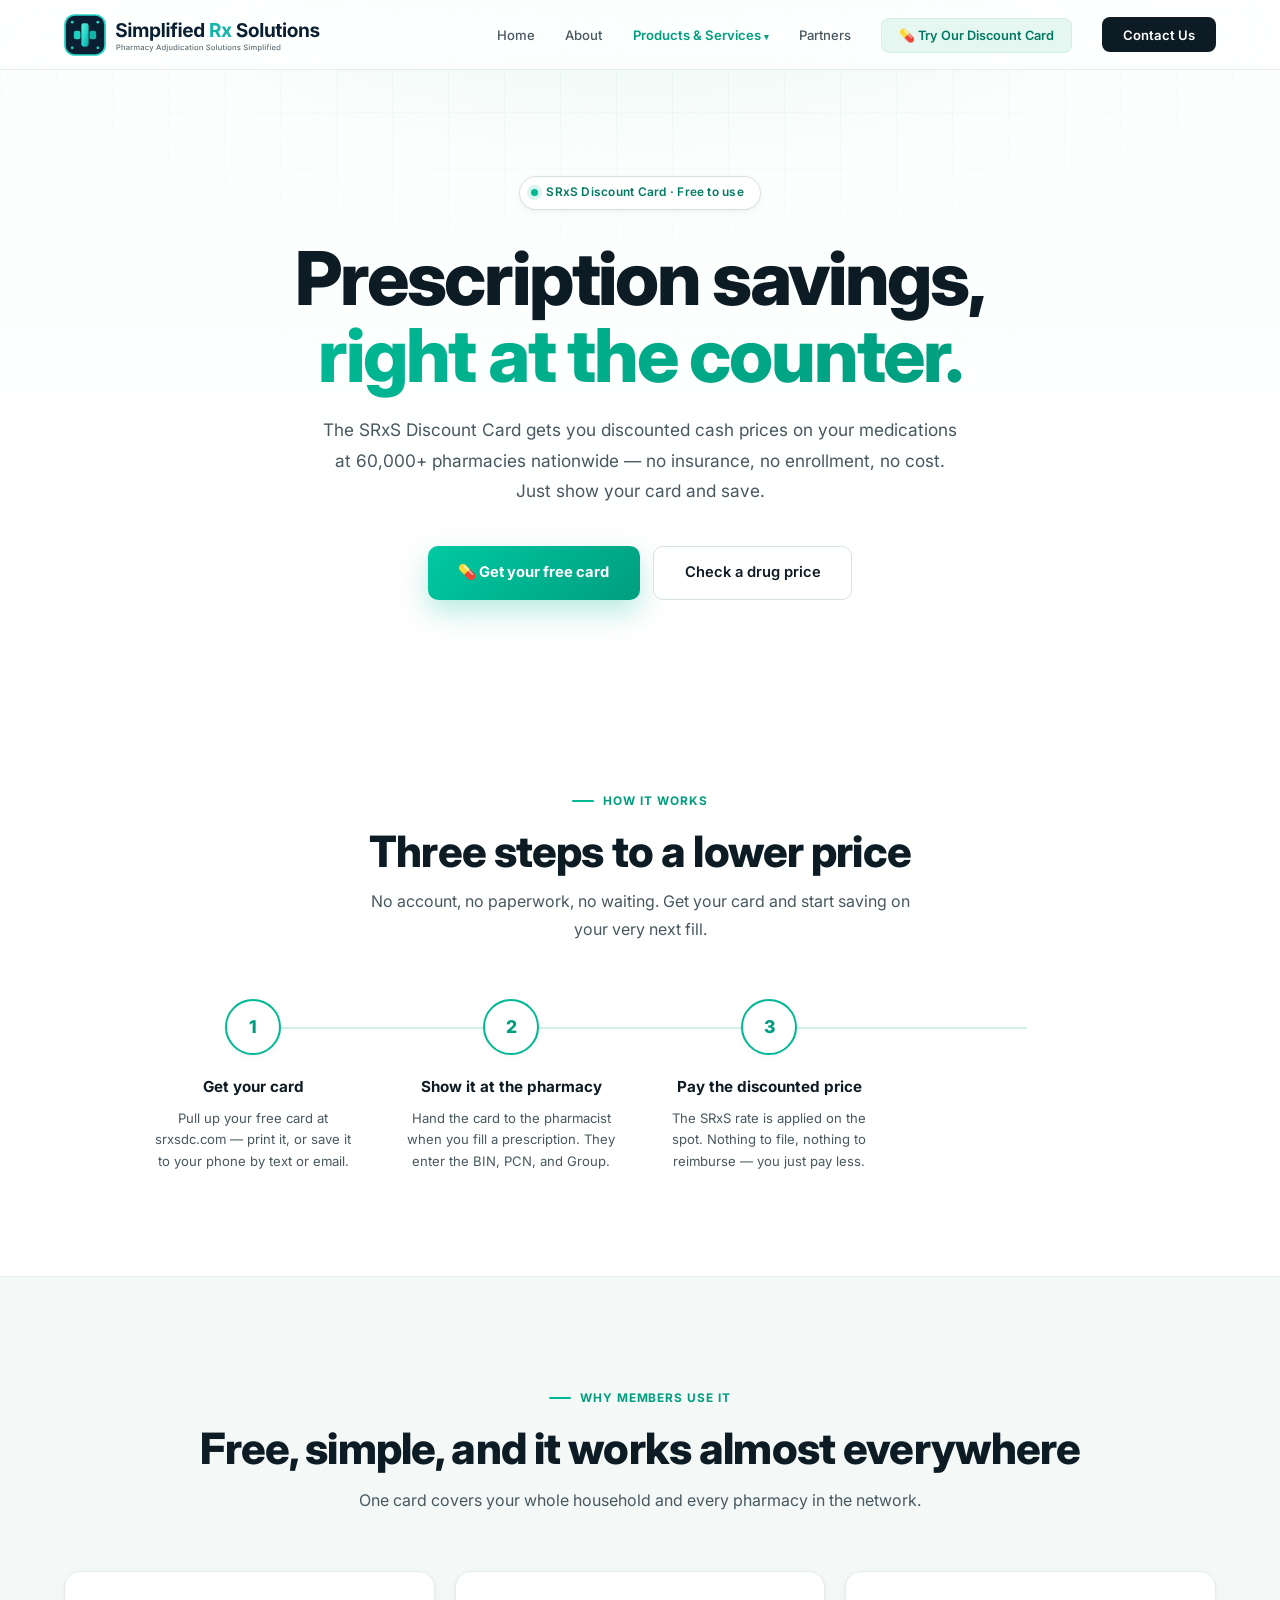
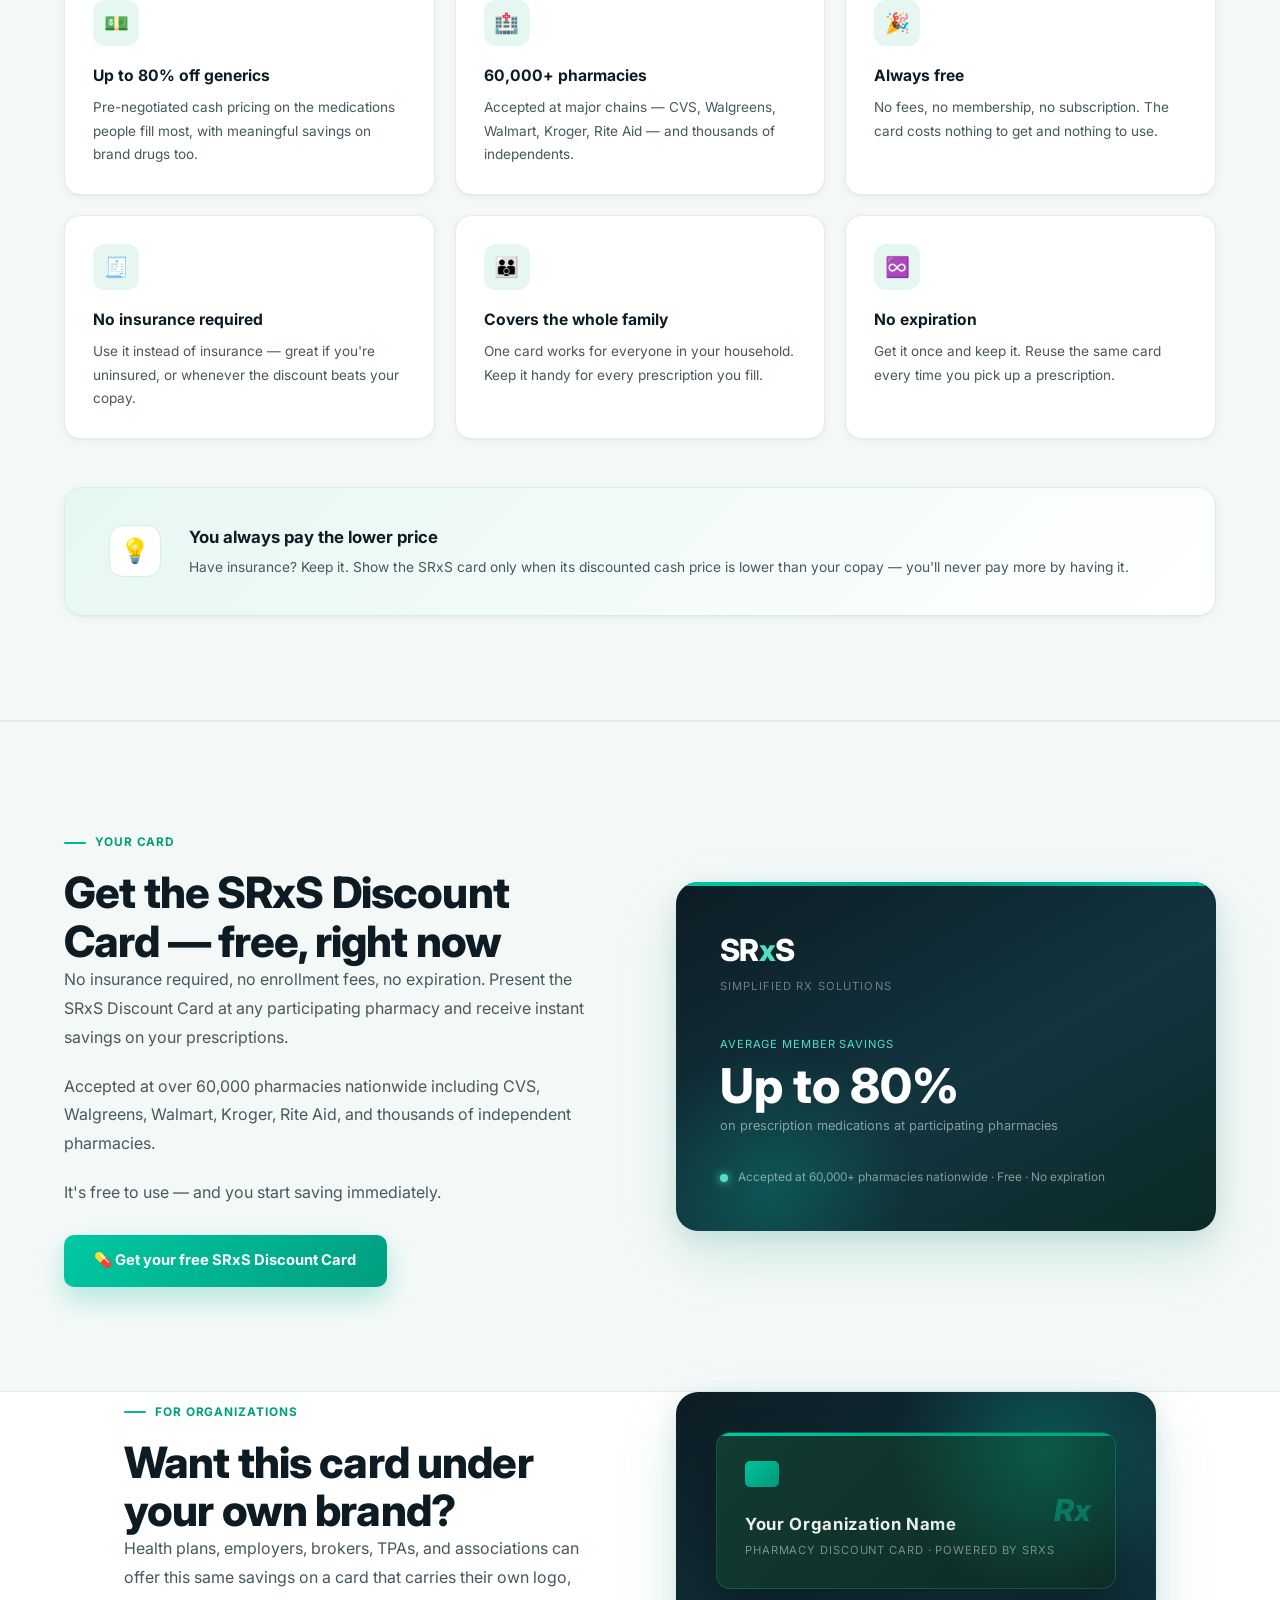
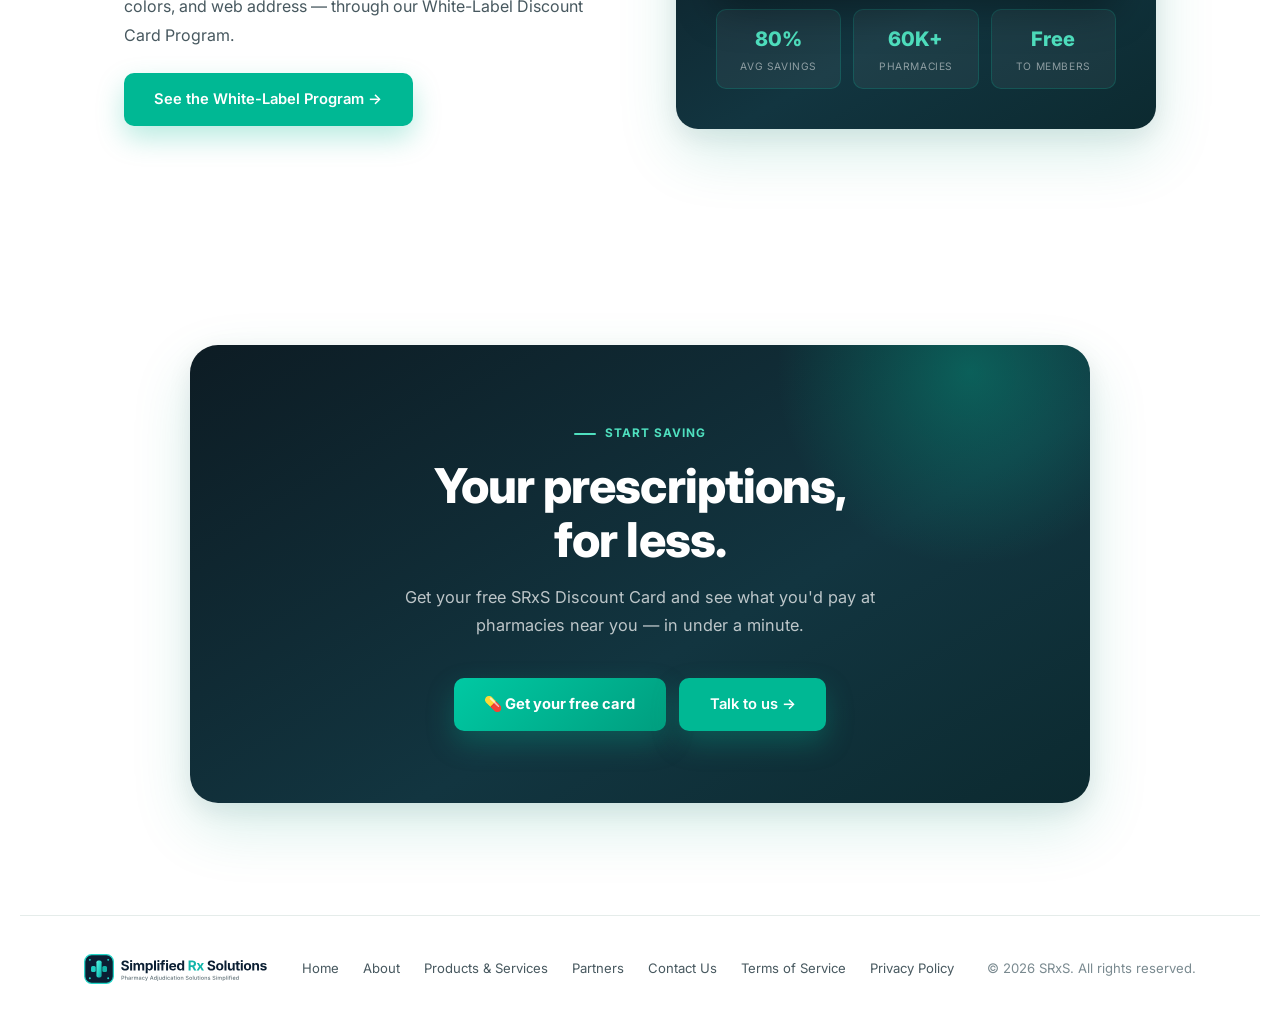
<file: discount-card.html>
<!DOCTYPE html>
<html lang="en">
<head>
<!-- Google tag (gtag.js) -->
<script async src="https://www.googletagmanager.com/gtag/js?id=G-7KS7CNF6GP"></script>
<script>
  window.dataLayer = window.dataLayer || [];
  function gtag(){dataLayer.push(arguments);}
  gtag('js', new Date());

  gtag('config', 'G-7KS7CNF6GP');
</script>
<meta charset="UTF-8">
<meta name="viewport" content="width=device-width, initial-scale=1.0">
<meta name="description" content="The free SRxS Discount Card gets you discounted cash prices on prescriptions at 60,000+ pharmacies nationwide. No insurance, no enrollment, no cost.">
  <link rel="icon" type="image/svg+xml" href="favicon.svg">
  <link rel="icon" type="image/png" sizes="32x32" href="favicon-32x32.png">
  <link rel="icon" type="image/png" sizes="16x16" href="favicon-16x16.png">
  <link rel="icon" type="image/x-icon" href="favicon.ico">
  <link rel="apple-touch-icon" sizes="180x180" href="apple-touch-icon.png">
  <meta name="theme-color" content="#ffffff">
<title>SRxS Discount Card: Free Prescription Savings | Simplified Rx Solutions</title>
<link rel="preconnect" href="https://fonts.googleapis.com">
<link rel="preconnect" href="https://fonts.gstatic.com" crossorigin>
<link href="https://fonts.googleapis.com/css2?family=Inter:wght@400;500;600;700;800&display=swap" rel="stylesheet">
<style>
  :root {
    --bg: #ffffff;
    --bg-tint: #f4f9f8;
    --surface: #ffffff;
    --surface2: #f7faf9;
    --border: #e5ecea;
    --border-strong: #d6e2df;
    --teal: #00b894;
    --teal-deep: #009e7f;
    --teal-ink: #007a63;
    --teal-soft: #e6f7f2;
    --teal-soft2: #d3f0e8;
    --ink: #0d1c24;
    --body: #47585f;
    --muted: #7a8a90;
    --shadow-sm: 0 1px 2px rgba(13,28,36,0.04), 0 2px 8px rgba(13,28,36,0.04);
    --shadow-md: 0 8px 24px rgba(13,28,36,0.07), 0 2px 6px rgba(13,28,36,0.04);
    --shadow-lg: 0 24px 60px rgba(0,158,127,0.16), 0 8px 24px rgba(13,28,36,0.08);
    --shadow-teal: 0 12px 28px rgba(0,184,148,0.28);
  }

  *, *::before, *::after { box-sizing: border-box; margin: 0; padding: 0; }
  html { scroll-behavior: smooth; -webkit-font-smoothing: antialiased; }
  body { font-family: 'Inter', sans-serif; background: var(--bg); color: var(--body); overflow-x: hidden; line-height: 1.6; }
  a { color: inherit; }
  button, input, select, textarea { font-family: inherit; }

  /* NAV */
  nav { position: fixed; top: 0; left: 0; right: 0; z-index: 100; display: flex; align-items: center; justify-content: space-between; padding: 0.85rem 5%; background: rgba(255,255,255,0.82); backdrop-filter: blur(18px) saturate(1.6); border-bottom: 1px solid var(--border); }
  .nav-logo { display: flex; align-items: center; }
  .nav-logo img, .nav-logo svg { height: 42px; width: auto; display: block; }
  .nav-links { display: flex; align-items: center; gap: 1.9rem; list-style: none; }
  .nav-links a { text-decoration: none; font-size: 0.82rem; font-weight: 500; color: var(--body); transition: color 0.2s; }
  .nav-links a:hover { color: var(--teal-deep); }
  .nav-links a.active { color: var(--teal-deep); font-weight: 600; }
  .nav-cta { background: var(--ink) !important; color: #fff !important; padding: 0.6rem 1.3rem; border-radius: 8px; font-weight: 600 !important; transition: background 0.2s, transform 0.2s !important; }
  .nav-cta:hover { background: #10303a !important; transform: translateY(-1px); }
  .nav-discount { background: var(--teal-soft) !important; border: 1px solid var(--teal-soft2) !important; color: var(--teal-ink) !important; padding: 0.55rem 1.05rem; border-radius: 8px; font-weight: 600 !important; font-size: 0.8rem !important; transition: background 0.2s, box-shadow 0.2s !important; }
  .nav-discount:hover { background: var(--teal-soft2) !important; box-shadow: 0 6px 16px rgba(0,184,148,0.18) !important; }

  /* HERO */
  .page-hero { padding: 11rem 5% 5rem; position: relative; overflow: hidden; text-align: center; background: radial-gradient(ellipse 70% 55% at 50% -8%, var(--teal-soft) 0%, transparent 60%), linear-gradient(180deg, #fbfefd 0%, #ffffff 100%); }
  .hero-grid { position: absolute; inset: 0; z-index: 0; pointer-events: none; background-image: linear-gradient(rgba(0,158,127,0.05) 1px, transparent 1px), linear-gradient(90deg, rgba(0,158,127,0.05) 1px, transparent 1px); background-size: 56px 56px; mask-image: radial-gradient(ellipse 75% 55% at 50% 0%, black, transparent); -webkit-mask-image: radial-gradient(ellipse 75% 55% at 50% 0%, black, transparent); }
  .page-hero-content { position: relative; z-index: 1; max-width: 800px; margin: 0 auto; }
  .hero-badge { display: inline-flex; align-items: center; gap: 0.5rem; background: #fff; border: 1px solid var(--border-strong); padding: 0.4rem 1rem 0.4rem 0.7rem; border-radius: 100px; font-size: 0.74rem; font-weight: 600; letter-spacing: 0.02em; color: var(--teal-ink); box-shadow: var(--shadow-sm); margin-bottom: 1.9rem; animation: fadeUp 0.6s ease both; }
  .hero-badge::before { content: ''; width: 7px; height: 7px; border-radius: 50%; background: var(--teal); box-shadow: 0 0 0 4px rgba(0,184,148,0.15); animation: pulse 2.2s infinite; }
  @keyframes pulse { 0%, 100% { box-shadow: 0 0 0 4px rgba(0,184,148,0.15); } 50% { box-shadow: 0 0 0 7px rgba(0,184,148,0.04); } }
  h1 { font-family: 'Inter', sans-serif; font-size: clamp(2.6rem, 5.8vw, 4.8rem); font-weight: 800; line-height: 1.04; letter-spacing: -0.03em; color: var(--ink); margin-bottom: 1.3rem; animation: fadeUp 0.6s 0.08s ease both; }
  h1 .accent { background: linear-gradient(120deg, var(--teal), var(--teal-deep)); -webkit-background-clip: text; background-clip: text; -webkit-text-fill-color: transparent; color: var(--teal-deep); }
  .hero-sub { font-size: 1.08rem; line-height: 1.75; color: var(--body); max-width: 640px; margin: 0 auto 2.5rem; animation: fadeUp 0.6s 0.16s ease both; }
  .hero-actions { display: flex; gap: 0.85rem; justify-content: center; flex-wrap: wrap; animation: fadeUp 0.6s 0.24s ease both; }

  /* COMMON */
  .section-label { display: inline-flex; align-items: center; gap: 0.55rem; font-size: 0.74rem; font-weight: 700; letter-spacing: 0.08em; text-transform: uppercase; color: var(--teal-deep); margin-bottom: 1rem; }
  .section-label::before { content: ''; width: 22px; height: 2px; border-radius: 2px; background: var(--teal); }
  h2 { font-family: 'Inter', sans-serif; font-size: clamp(1.8rem, 3.4vw, 2.7rem); font-weight: 800; line-height: 1.12; letter-spacing: -0.02em; color: var(--ink); }
  h3 { font-family: 'Inter', sans-serif; font-size: 1.05rem; font-weight: 700; color: var(--ink); margin-bottom: 0.6rem; }
  .body-text { font-size: 1rem; line-height: 1.8; color: var(--body); margin-bottom: 1.25rem; }

  /* INTRO SPLIT */
  .intro-section { padding: 6.5rem 5%; position: relative; z-index: 1; max-width: 1160px; margin: 0 auto; display: grid; grid-template-columns: 1fr 1fr; gap: 4.5rem; align-items: center; }
  .intro-visual { background: linear-gradient(150deg, #0d1c24 0%, #123540 60%, #0c2a30 100%); border-radius: 22px; padding: 2.5rem; position: relative; overflow: hidden; box-shadow: var(--shadow-lg); }
  .intro-visual::after { content: ''; position: absolute; top: -30%; right: -10%; width: 320px; height: 320px; background: radial-gradient(circle, rgba(0,184,148,0.3) 0%, transparent 65%); pointer-events: none; }
  .mock-card { background: linear-gradient(135deg, #123b31, #0e2b25); border: 1px solid rgba(0,201,163,0.25); border-radius: 14px; padding: 1.75rem; position: relative; overflow: hidden; margin-bottom: 1.25rem; box-shadow: 0 20px 40px rgba(0,0,0,0.35); }
  .mock-card::before { content: ''; position: absolute; top: 0; left: 0; right: 0; height: 3px; background: linear-gradient(90deg, #00c9a3, #009e7f); }
  .mock-card-chip { width: 34px; height: 26px; background: linear-gradient(135deg, #00c9a3, #009e7f); border-radius: 5px; margin-bottom: 1.5rem; opacity: 0.95; }
  .mock-card-name { font-family: 'Inter', sans-serif; font-size: 1.05rem; font-weight: 700; color: rgba(255,255,255,0.92); letter-spacing: 0.04em; margin-bottom: 0.25rem; }
  .mock-card-sub { font-size: 0.7rem; color: rgba(255,255,255,0.45); letter-spacing: 0.08em; text-transform: uppercase; }
  .mock-card-rx { position: absolute; right: 1.5rem; top: 50%; transform: translateY(-50%); font-family: 'Inter', sans-serif; font-size: 1.9rem; font-weight: 800; color: rgba(0,201,163,0.4); font-style: italic; }
  .mock-savings { display: flex; gap: 0.75rem; }
  .mock-saving-pill { flex: 1; background: rgba(255,255,255,0.05); border: 1px solid rgba(0,201,163,0.2); border-radius: 10px; padding: 0.85rem; text-align: center; }
  .mock-saving-val { font-family: 'Inter', sans-serif; font-size: 1.25rem; font-weight: 800; color: #4fe0bf; }
  .mock-saving-lbl { font-size: 0.64rem; color: rgba(255,255,255,0.5); text-transform: uppercase; letter-spacing: 0.06em; margin-top: 0.15rem; }

  /* WHITE LABEL */
  .wl-section { background: var(--bg-tint); border-top: 1px solid var(--border); border-bottom: 1px solid var(--border); padding: 6.5rem 5%; position: relative; overflow: hidden; z-index: 1; }
  .wl-inner { max-width: 1160px; margin: 0 auto; position: relative; z-index: 1; }
  .wl-header { text-align: center; margin-bottom: 3.5rem; }
  .wl-header .section-label { justify-content: center; }
  .wl-header h2 { margin-bottom: 0.85rem; }
  .wl-header p { font-size: 1rem; color: var(--body); max-width: 620px; margin: 0 auto; line-height: 1.8; }
  .wl-grid { display: grid; grid-template-columns: repeat(3, 1fr); gap: 1.25rem; margin-bottom: 3rem; }
  .wl-card { background: #fff; border: 1px solid var(--border); border-radius: 16px; padding: 1.75rem; box-shadow: var(--shadow-sm); transition: border-color 0.2s, transform 0.2s, box-shadow 0.2s; }
  .wl-card:hover { border-color: var(--border-strong); transform: translateY(-4px); box-shadow: var(--shadow-md); }
  .wl-icon { width: 46px; height: 46px; border-radius: 12px; background: var(--teal-soft); display: flex; align-items: center; justify-content: center; font-size: 1.25rem; margin-bottom: 1.1rem; }
  .wl-card h3 { font-size: 0.98rem; margin-bottom: 0.5rem; }
  .wl-card p { font-size: 0.85rem; color: var(--body); line-height: 1.7; }

  /* HIGHLIGHT STRIP */
  .highlight-strip { background: linear-gradient(135deg, var(--teal-soft), #fff); border: 1px solid var(--teal-soft2); border-radius: 18px; padding: 2.25rem 2.75rem; display: flex; align-items: center; gap: 1.75rem; margin-top: 1rem; box-shadow: var(--shadow-sm); }
  .highlight-strip .hs-icon { width: 52px; height: 52px; border-radius: 14px; background: #fff; border: 1px solid var(--teal-soft2); display: flex; align-items: center; justify-content: center; font-size: 1.5rem; flex-shrink: 0; }
  .highlight-strip h3 { font-size: 1.05rem; margin-bottom: 0.35rem; }
  .highlight-strip p { font-size: 0.86rem; color: var(--body); line-height: 1.65; }

  /* HOW IT WORKS */
  .hiw-section { padding: 6.5rem 5%; position: relative; z-index: 1; max-width: 1160px; margin: 0 auto; }
  .hiw-header { text-align: center; margin-bottom: 3.5rem; }
  .hiw-header .section-label { justify-content: center; }
  .hiw-header h2 { margin-bottom: 0.75rem; }
  .hiw-header p { font-size: 1rem; color: var(--body); max-width: 540px; margin: 0 auto; line-height: 1.75; }
  .hiw-steps { display: grid; grid-template-columns: repeat(4, 1fr); gap: 0; position: relative; }
  .hiw-steps::before { content: ''; position: absolute; top: 28px; left: 12.5%; right: 12.5%; height: 2px; background: linear-gradient(90deg, var(--teal-soft2), var(--teal-soft2)); z-index: 0; }
  .hiw-step { text-align: center; padding: 0 1.5rem; position: relative; z-index: 1; }
  .step-num { width: 56px; height: 56px; border-radius: 50%; background: #fff; border: 2px solid var(--teal); display: flex; align-items: center; justify-content: center; font-family: 'Inter', sans-serif; font-size: 1.1rem; font-weight: 800; color: var(--teal-deep); margin: 0 auto 1.25rem; box-shadow: var(--shadow-sm); }
  .hiw-step h3 { font-size: 0.95rem; margin-bottom: 0.5rem; }
  .hiw-step p { font-size: 0.82rem; color: var(--body); line-height: 1.65; }

  /* OUR OWN CARD */
  .own-card-section { background: var(--bg-tint); border-top: 1px solid var(--border); border-bottom: 1px solid var(--border); padding: 6.5rem 5%; position: relative; z-index: 1; overflow: hidden; }
  .own-inner { max-width: 1160px; margin: 0 auto; display: grid; grid-template-columns: 1fr 1fr; gap: 4.5rem; align-items: center; position: relative; z-index: 1; }
  .own-card-preview { background: linear-gradient(150deg, #0d1c24 0%, #123540 55%, #0b2a26 100%); border-radius: 22px; padding: 2.75rem; box-shadow: var(--shadow-lg); position: relative; overflow: hidden; }
  .own-card-preview::before { content: ''; position: absolute; top: 0; left: 0; right: 0; height: 4px; background: linear-gradient(90deg, #00c9a3, #009e7f, #00c9a3); }
  .own-card-preview::after { content: ''; position: absolute; bottom: -30%; left: -10%; width: 300px; height: 300px; background: radial-gradient(circle, rgba(0,184,148,0.25) 0%, transparent 65%); pointer-events: none; }
  .ocp-logo { font-family: 'Inter', sans-serif; font-size: 1.9rem; font-weight: 800; color: #fff; margin-bottom: 0.25rem; letter-spacing: -0.02em; position: relative; z-index: 1; }
  .ocp-tagline { font-size: 0.7rem; letter-spacing: 0.1em; text-transform: uppercase; color: rgba(255,255,255,0.4); margin-bottom: 2.5rem; position: relative; z-index: 1; }
  .ocp-savings-label { font-size: 0.7rem; letter-spacing: 0.08em; text-transform: uppercase; color: #4fe0bf; margin-bottom: 0.5rem; position: relative; z-index: 1; }
  .ocp-savings-val { font-family: 'Inter', sans-serif; font-size: 3rem; font-weight: 800; color: #fff; line-height: 1; margin-bottom: 0.35rem; position: relative; z-index: 1; }
  .ocp-savings-sub { font-size: 0.8rem; color: rgba(255,255,255,0.5); margin-bottom: 2rem; position: relative; z-index: 1; }
  .ocp-network { display: flex; align-items: center; gap: 0.6rem; font-size: 0.74rem; color: rgba(255,255,255,0.5); position: relative; z-index: 1; }
  .ocp-network::before { content: ''; width: 8px; height: 8px; border-radius: 50%; background: #4fe0bf; box-shadow: 0 0 8px #4fe0bf; flex-shrink: 0; }

  /* CTA */
  .cta-section { padding: 7rem 5%; position: relative; overflow: hidden; z-index: 1; }
  .cta-inner { position: relative; z-index: 1; max-width: 900px; margin: 0 auto; text-align: center; background: linear-gradient(150deg, #0d1c24 0%, #123540 60%, #0c2a30 100%); border-radius: 28px; padding: 4.5rem 3rem; overflow: hidden; box-shadow: var(--shadow-lg); }
  .cta-inner::before { content: ''; position: absolute; top: -40%; right: -10%; width: 420px; height: 420px; background: radial-gradient(circle, rgba(0,184,148,0.35) 0%, transparent 65%); pointer-events: none; }
  .cta-inner > * { position: relative; z-index: 1; }
  .cta-inner .section-label { color: #4fe0bf; justify-content: center; }
  .cta-inner .section-label::before { background: #4fe0bf; }
  .cta-section h2 { color: #fff; font-size: clamp(2rem, 4vw, 3rem); margin-bottom: 1rem; }
  .cta-section p { font-size: 1.02rem; color: rgba(255,255,255,0.72); line-height: 1.75; margin: 0 auto 2.4rem; max-width: 560px; }
  .cta-actions { display: flex; gap: 0.85rem; justify-content: center; flex-wrap: wrap; }

  /* BUTTONS */
  .btn-primary { display: inline-flex; align-items: center; gap: 0.5rem; background: var(--teal); color: #fff; padding: 0.9rem 1.9rem; border-radius: 10px; font-size: 0.92rem; font-weight: 600; text-decoration: none; box-shadow: var(--shadow-teal); transition: box-shadow 0.2s, transform 0.2s, background 0.2s; }
  .btn-primary:hover { background: var(--teal-deep); box-shadow: 0 16px 34px rgba(0,158,127,0.34); transform: translateY(-2px); }
  .btn-ghost { display: inline-flex; align-items: center; gap: 0.5rem; border: 1px solid var(--border-strong); color: var(--ink); padding: 0.9rem 1.9rem; border-radius: 10px; font-size: 0.92rem; font-weight: 600; text-decoration: none; background: #fff; transition: border-color 0.2s, background 0.2s, transform 0.2s; }
  .btn-ghost:hover { border-color: var(--teal); background: var(--teal-soft); transform: translateY(-2px); }
  .btn-discount { display: inline-flex; align-items: center; gap: 0.5rem; background: linear-gradient(135deg, #00c9a3, #009e7f); color: #fff; padding: 0.9rem 1.9rem; border-radius: 10px; font-size: 0.92rem; font-weight: 700; text-decoration: none; box-shadow: var(--shadow-teal); transition: box-shadow 0.2s, transform 0.2s; }
  .btn-discount:hover { box-shadow: 0 18px 38px rgba(0,184,148,0.4); transform: translateY(-2px); }

  /* FOOTER */
  footer { border-top: 1px solid var(--border); padding: 2.4rem 5%; max-width: 1240px; margin: 0 auto; display: flex; justify-content: space-between; align-items: center; flex-wrap: wrap; gap: 1.25rem; font-size: 0.82rem; color: var(--muted); position: relative; z-index: 1; }
  .footer-logo img, .footer-logo svg { height: 30px; width: auto; display: block; }
  .footer-links { display: flex; gap: 1rem 1.5rem; flex-wrap: wrap; justify-content: center; }
  .footer-links a { color: var(--body); text-decoration: none; transition: color 0.2s; }
  .footer-links a:hover { color: var(--teal-deep); }

  @keyframes fadeUp { from { opacity: 0; transform: translateY(22px); } to { opacity: 1; transform: translateY(0); } }
  @media (prefers-reduced-motion: reduce) { *, *::before, *::after { animation: none !important; transition: none !important; scroll-behavior: auto !important; } }

  @media (max-width: 960px) {
    .intro-section, .own-inner { grid-template-columns: 1fr; gap: 3rem; }
    .wl-grid { grid-template-columns: 1fr 1fr; }
    .hiw-steps { grid-template-columns: 1fr 1fr; gap: 2rem; }
    .hiw-steps::before { display: none; }
  }
  @media (max-width: 600px) {
    .wl-grid { grid-template-columns: 1fr; }
    .hiw-steps { grid-template-columns: 1fr; }
    .highlight-strip { flex-direction: column; gap: 1rem; padding: 1.75rem; text-align: center; }
  }

  /* Products & Services dropdown */
  .nav-dd { position: relative; }
  .nav-dd-toggle { cursor: pointer; }
  .nav-dd-toggle.active { color: var(--teal-deep); font-weight: 600; }
  .dd-caret { font-size: 0.7em; }
  .nav-dd-menu { display: none; position: absolute; top: 100%; left: 0; min-width: 244px; background: #fff; border: 1px solid var(--border); border-radius: 10px; box-shadow: 0 14px 32px rgba(13,28,36,0.14); padding: 0.4rem; list-style: none; margin: 0.5rem 0 0; z-index: 200; }
  .nav-dd-menu::before { content: ''; position: absolute; left: 0; right: 0; top: -0.55rem; height: 0.55rem; }
  .dd-sep { height: 1px; background: var(--border); margin: 0.35rem; padding: 0; }
  .nav-dd:hover .nav-dd-menu, .nav-dd:focus-within .nav-dd-menu { display: block; }
  .nav-dd-menu li { display: block; }
  .nav-dd-menu a { display: flex; align-items: center; gap: 0.5rem; padding: 0.55rem 0.65rem; border-radius: 7px; font-size: 0.85rem; font-weight: 500; white-space: nowrap; color: var(--body); }
  .nav-dd-menu a:hover { background: var(--teal-soft); color: var(--teal-deep); text-decoration: none; }
  .nav-dd-menu a.active { color: var(--teal-deep); font-weight: 600; }
  .dd-tag { font-size: 0.58rem; font-weight: 700; letter-spacing: 0.05em; text-transform: uppercase; padding: 0.14rem 0.42rem; border-radius: 4px; flex-shrink: 0; }
  .dd-service { background: #eef3f1; color: #59646f; }
  .dd-product { background: var(--teal-soft); color: var(--teal-ink); }
  /* The logo lockup is wider than the old mark: tighten the row before the links collapse. */
  @media (max-width: 1140px) { .nav-links { gap: 1.1rem; } .nav-logo img, .nav-logo svg { height: 36px; } .nav-discount { padding: 0.5rem 0.8rem; } }
  @media (max-width: 600px) { .nav-logo img, .nav-logo svg { height: 32px; } .nav-cta { padding: 0.5rem 1rem; } }
  @media (max-width: 400px) { .nav-logo img, .nav-logo svg { height: 28px; } }
</style>
<link rel="stylesheet" href="assets/nav.css">
<script src="assets/nav.js" defer></script>
</head>
<body>


<!-- NAV -->
<nav>
  <div class="nav-logo">
    <a href="index.html" aria-label="SRxS home"><img src="assets/srxs-logo-light.svg" alt="Simplified Rx Solutions" width="396" height="64"></a>
  </div>
  <button class="nav-toggle" type="button" aria-label="Open menu" aria-expanded="false" aria-controls="primary-menu"><span></span><span></span><span></span></button>
  <ul class="nav-links" id="primary-menu">
    <li><a href="index.html">Home</a></li>
    <li><a href="about.html">About</a></li>
    <li class="nav-dd">
      <a href="services.html" class="nav-dd-toggle active">Products &amp; Services <span class="dd-caret">&#9662;</span></a>
      <ul class="nav-dd-menu">
        <li><a href="services.html">Overview</a></li>
        <li><a href="discount-card.html" class="active"><span class="dd-tag dd-product">Product</span> SRxS Discount Card</a></li>
        <li class="dd-sep" aria-hidden="true"></li>
        <li><a href="services.html#pba"><span class="dd-tag dd-service">Service</span> Pharmacy Benefit Administration</a></li>
        <li><a href="dcp.html"><span class="dd-tag dd-service">Service</span> White-Label Program</a></li>
      </ul>
    </li>
    <li><a href="partners.html">Partners</a></li>
    <li><a href="https://srxsdc.com/card/SRXS001" target="_blank" rel="noopener noreferrer" class="nav-discount">💊 Try Our Discount Card</a></li>
    <li class="nav-cta-li"><a href="#" onclick="openModal(); return false;" class="nav-cta">Contact Us</a></li>
  </ul>
</nav>

<!-- HERO -->
<section class="page-hero">
  <div class="hero-grid"></div>
  <div class="page-hero-content">
    <div class="hero-badge">SRxS Discount Card &middot; Free to use</div>
    <h1>Prescription savings,<br><span class="accent">right at the counter.</span></h1>
    <p class="hero-sub">
      The SRxS Discount Card gets you discounted cash prices on your medications at 60,000+ pharmacies nationwide &mdash; no insurance, no enrollment, no cost. Just show your card and save.
    </p>
    <div class="hero-actions">
      <a href="https://srxsdc.com/card/SRXS001" target="_blank" rel="noopener noreferrer" class="btn-discount">💊 Get your free card</a>
      <a href="https://srxsdc.com" target="_blank" rel="noopener noreferrer" class="btn-ghost">Check a drug price</a>
    </div>
  </div>
</section>

<!-- HOW IT WORKS -->
<section>
  <div class="hiw-section">
    <div class="hiw-header">
      <div class="section-label" style="justify-content:center;">How it works</div>
      <h2>Three steps to a lower price</h2>
      <p>No account, no paperwork, no waiting. Get your card and start saving on your very next fill.</p>
    </div>
    <div class="hiw-steps">
      <div class="hiw-step">
        <div class="step-num">1</div>
        <h3>Get your card</h3>
        <p>Pull up your free card at srxsdc.com &mdash; print it, or save it to your phone by text or email.</p>
      </div>
      <div class="hiw-step">
        <div class="step-num">2</div>
        <h3>Show it at the pharmacy</h3>
        <p>Hand the card to the pharmacist when you fill a prescription. They enter the BIN, PCN, and Group.</p>
      </div>
      <div class="hiw-step">
        <div class="step-num">3</div>
        <h3>Pay the discounted price</h3>
        <p>The SRxS rate is applied on the spot. Nothing to file, nothing to reimburse &mdash; you just pay less.</p>
      </div>
    </div>
  </div>
</section>

<!-- BENEFITS -->
<section class="wl-section">
  <div class="wl-inner">
    <div class="wl-header">
      <div class="section-label" style="justify-content:center;">Why members use it</div>
      <h2>Free, simple, and it works almost everywhere</h2>
      <p>One card covers your whole household and every pharmacy in the network.</p>
    </div>
    <div class="wl-grid">
      <div class="wl-card">
        <div class="wl-icon">&#128181;</div>
        <h3>Up to 80% off generics</h3>
        <p>Pre-negotiated cash pricing on the medications people fill most, with meaningful savings on brand drugs too.</p>
      </div>
      <div class="wl-card">
        <div class="wl-icon">&#127973;</div>
        <h3>60,000+ pharmacies</h3>
        <p>Accepted at major chains &mdash; CVS, Walgreens, Walmart, Kroger, Rite Aid &mdash; and thousands of independents.</p>
      </div>
      <div class="wl-card">
        <div class="wl-icon">&#127881;</div>
        <h3>Always free</h3>
        <p>No fees, no membership, no subscription. The card costs nothing to get and nothing to use.</p>
      </div>
      <div class="wl-card">
        <div class="wl-icon">&#129534;</div>
        <h3>No insurance required</h3>
        <p>Use it instead of insurance &mdash; great if you're uninsured, or whenever the discount beats your copay.</p>
      </div>
      <div class="wl-card">
        <div class="wl-icon">&#128106;</div>
        <h3>Covers the whole family</h3>
        <p>One card works for everyone in your household. Keep it handy for every prescription you fill.</p>
      </div>
      <div class="wl-card">
        <div class="wl-icon">&#9854;&#65039;</div>
        <h3>No expiration</h3>
        <p>Get it once and keep it. Reuse the same card every time you pick up a prescription.</p>
      </div>
    </div>

    <div class="highlight-strip">
      <div class="hs-icon">&#128161;</div>
      <div>
        <h3>You always pay the lower price</h3>
        <p>Have insurance? Keep it. Show the SRxS card only when its discounted cash price is lower than your copay &mdash; you'll never pay more by having it.</p>
      </div>
    </div>
  </div>
</section>

<!-- THE CARD -->
<section class="own-card-section" id="srxs-card">
  <div class="own-inner">
    <div>
      <div class="section-label">Your card</div>
      <h2>Get the SRxS Discount Card &mdash; free, right now</h2>
      <p class="body-text">
        No insurance required, no enrollment fees, no expiration. Present the SRxS Discount Card at any participating pharmacy and receive instant savings on your prescriptions.
      </p>
      <p class="body-text">
        Accepted at over 60,000 pharmacies nationwide including CVS, Walgreens, Walmart, Kroger, Rite Aid, and thousands of independent pharmacies.
      </p>
      <p class="body-text">It's free to use &mdash; and you start saving immediately.</p>
      <a href="https://srxsdc.com/card/SRXS001" target="_blank" rel="noopener noreferrer" class="btn-discount" style="margin-top:0.5rem;">💊 Get your free SRxS Discount Card</a>
    </div>
    <div class="own-card-preview">
      <div class="ocp-logo">SR<span style="color:#4fe0bf;">x</span>S</div>
      <div class="ocp-tagline">Simplified Rx Solutions</div>
      <div class="ocp-savings-label">Average Member Savings</div>
      <div class="ocp-savings-val">Up to 80%</div>
      <div class="ocp-savings-sub">on prescription medications at participating pharmacies</div>
      <div class="ocp-network">
        Accepted at 60,000+ pharmacies nationwide &middot; Free &middot; No expiration
      </div>
    </div>
  </div>
</section>

<!-- FOR ORGANIZATIONS -->
<section class="intro-section" style="padding-top:0;">
  <div>
    <div class="section-label">For organizations</div>
    <h2>Want this card under your own brand?</h2>
    <p class="body-text">
      Health plans, employers, brokers, TPAs, and associations can offer this same savings on a card that carries their own logo, colors, and web address &mdash; through our White-Label Discount Card Program.
    </p>
    <a href="dcp.html" class="btn-primary" style="margin-top:0.25rem;">See the White-Label Program &rarr;</a>
  </div>
  <div class="intro-visual">
    <div class="mock-card">
      <div class="mock-card-chip"></div>
      <div class="mock-card-name">Your Organization Name</div>
      <div class="mock-card-sub">Pharmacy Discount Card &middot; Powered by SRxS</div>
      <div class="mock-card-rx">Rx</div>
    </div>
    <div class="mock-savings">
      <div class="mock-saving-pill"><div class="mock-saving-val">80%</div><div class="mock-saving-lbl">Avg Savings</div></div>
      <div class="mock-saving-pill"><div class="mock-saving-val">60K+</div><div class="mock-saving-lbl">Pharmacies</div></div>
      <div class="mock-saving-pill"><div class="mock-saving-val">Free</div><div class="mock-saving-lbl">To Members</div></div>
    </div>
  </div>
</section>

<!-- CTA -->
<section class="cta-section">
  <div class="cta-inner">
    <div class="section-label">Start saving</div>
    <h2>Your prescriptions,<br>for less.</h2>
    <p>Get your free SRxS Discount Card and see what you'd pay at pharmacies near you &mdash; in under a minute.</p>
    <div class="cta-actions">
      <a href="https://srxsdc.com/card/SRXS001" target="_blank" rel="noopener noreferrer" class="btn-discount">💊 Get your free card</a>
      <a href="#" onclick="openModal(); return false;" class="btn-primary">Talk to us &rarr;</a>
    </div>
  </div>
</section>

<!-- FOOTER -->
<footer>
  <div class="footer-logo">
    <a href="index.html" aria-label="SRxS home"><img src="assets/srxs-logo-light.svg" alt="Simplified Rx Solutions" width="396" height="64"></a>
  </div>
  <div class="footer-links">
    <a href="index.html">Home</a>
    <a href="about.html">About</a>
    <a href="services.html">Products &amp; Services</a>
    <a href="partners.html">Partners</a>
    <a href="#" onclick="openModal(); return false;">Contact Us</a>
    <a href="terms.html">Terms of Service</a>
    <a href="privacy.html">Privacy Policy</a>
  </div>
  <div>© 2026 SRxS. All rights reserved.</div>
</footer>

<!-- CONTACT MODAL -->
<div id="contactModal" style="display:none; position:fixed; inset:0; z-index:999; align-items:center; justify-content:center;">
  <div id="modalBackdrop" onclick="closeModal()" style="position:absolute; inset:0; background:rgba(13,28,36,0.45); backdrop-filter:blur(6px);"></div>
  <div style="position:relative; z-index:1; background:#ffffff; border:1px solid #e5ecea; border-radius:20px; padding:2.5rem; width:100%; max-width:480px; margin:1rem; box-shadow:0 40px 90px rgba(13,28,36,0.25);">
    <div style="position:absolute; top:0; left:0; right:0; height:3px; background:linear-gradient(90deg,#00c9a3,#009e7f); border-radius:20px 20px 0 0;"></div>
    <button onclick="closeModal()" aria-label="Close" style="position:absolute; top:1rem; right:1rem; background:#f4f9f8; border:1px solid #e5ecea; color:#47585f; width:32px; height:32px; border-radius:50%; cursor:pointer; font-size:1rem; display:flex; align-items:center; justify-content:center; transition:background 0.2s;" onmouseover="this.style.background='#d3f0e8'" onmouseout="this.style.background='#f4f9f8'">&#x2715;</button>
    <div style="display:inline-flex; align-items:center; gap:0.5rem; background:#e6f7f2; border:1px solid #d3f0e8; padding:0.3rem 0.9rem; border-radius:100px; font-size:0.7rem; font-weight:700; letter-spacing:0.06em; text-transform:uppercase; color:#007a63; margin-bottom:1.25rem;">Get In Touch</div>
    <h3 style="font-family:'Inter', sans-serif; font-size:1.5rem; font-weight:700; letter-spacing:-0.02em; color:#0d1c24; margin-bottom:0.4rem;">Talk to an Expert</h3>
    <p style="font-size:0.85rem; color:#7a8a90; margin-bottom:1.75rem; line-height:1.6;">Fill out the form below and a member of the SRxS team will be in touch shortly.</p>
    <form id="contactForm" onsubmit="submitForm(event)" style="display:flex; flex-direction:column; gap:1rem;">
      <div style="display:grid; grid-template-columns:1fr 1fr; gap:1rem;">
        <div>
          <label style="display:block; font-size:0.72rem; font-weight:600; letter-spacing:0.04em; text-transform:uppercase; color:#7a8a90; margin-bottom:0.4rem;">Full Name *</label>
          <input type="text" id="cf-name" required placeholder="Jane Smith" style="width:100%; background:#f7faf9; border:1px solid #e5ecea; border-radius:9px; padding:0.7rem 0.9rem; font-size:0.88rem; color:#0d1c24; outline:none; font-family:'Inter',sans-serif; transition:border-color 0.2s, background 0.2s;" onfocus="this.style.borderColor='#00b894'; this.style.background='#fff'" onblur="this.style.borderColor='#e5ecea'; this.style.background='#f7faf9'">
        </div>
        <div>
          <label style="display:block; font-size:0.72rem; font-weight:600; letter-spacing:0.04em; text-transform:uppercase; color:#7a8a90; margin-bottom:0.4rem;">Phone Number</label>
          <input type="tel" id="cf-phone" placeholder="(555) 000-0000" style="width:100%; background:#f7faf9; border:1px solid #e5ecea; border-radius:9px; padding:0.7rem 0.9rem; font-size:0.88rem; color:#0d1c24; outline:none; font-family:'Inter',sans-serif; transition:border-color 0.2s, background 0.2s;" onfocus="this.style.borderColor='#00b894'; this.style.background='#fff'" onblur="this.style.borderColor='#e5ecea'; this.style.background='#f7faf9'">
        </div>
      </div>
      <div>
        <label style="display:block; font-size:0.72rem; font-weight:600; letter-spacing:0.04em; text-transform:uppercase; color:#7a8a90; margin-bottom:0.4rem;">Email Address *</label>
        <input type="email" id="cf-email" required placeholder="jane@company.com" style="width:100%; background:#f7faf9; border:1px solid #e5ecea; border-radius:9px; padding:0.7rem 0.9rem; font-size:0.88rem; color:#0d1c24; outline:none; font-family:'Inter',sans-serif; transition:border-color 0.2s, background 0.2s;" onfocus="this.style.borderColor='#00b894'; this.style.background='#fff'" onblur="this.style.borderColor='#e5ecea'; this.style.background='#f7faf9'">
      </div>
      <div>
        <label style="display:block; font-size:0.72rem; font-weight:600; letter-spacing:0.04em; text-transform:uppercase; color:#7a8a90; margin-bottom:0.4rem;">How Can We Help? *</label>
        <textarea id="cf-message" required rows="4" placeholder="Tell us about your organization and what you're looking for..." style="width:100%; background:#f7faf9; border:1px solid #e5ecea; border-radius:9px; padding:0.7rem 0.9rem; font-size:0.88rem; color:#0d1c24; outline:none; font-family:'Inter',sans-serif; resize:vertical; min-height:100px; transition:border-color 0.2s, background 0.2s;" onfocus="this.style.borderColor='#00b894'; this.style.background='#fff'" onblur="this.style.borderColor='#e5ecea'; this.style.background='#f7faf9'"></textarea>
      </div>
      <button type="submit" id="submitBtn" style="background:#00b894; color:#fff; border:none; padding:0.85rem 2rem; border-radius:10px; font-size:0.9rem; font-weight:700; cursor:pointer; font-family:'Inter', sans-serif; letter-spacing:0.02em; transition:box-shadow 0.2s, transform 0.2s, background 0.2s;" onmouseover="this.style.background='#009e7f'; this.style.boxShadow='0 12px 28px rgba(0,184,148,0.35)'; this.style.transform='translateY(-1px)'" onmouseout="this.style.background='#00b894'; this.style.boxShadow='none'; this.style.transform='none'">Send Message &#x2192;</button>
    </form>
    <div id="formSuccess" style="display:none; text-align:center; padding:2rem 0;">
      <div style="font-size:2.5rem; margin-bottom:1rem;">&#x2705;</div>
      <h3 style="font-family:'Inter', sans-serif; font-size:1.2rem; font-weight:700; color:#009e7f; margin-bottom:0.5rem;">Message Sent!</h3>
      <p style="font-size:0.85rem; color:#7a8a90; line-height:1.6;">Thank you for reaching out. A member of the SRxS team will be in touch with you shortly.</p>
    </div>
  </div>
</div>

<script>
function openModal() {
  document.getElementById('contactModal').style.display = 'flex';
  document.body.style.overflow = 'hidden';
  document.getElementById('contactForm').style.display = 'flex';
  document.getElementById('formSuccess').style.display = 'none';
  var btn = document.getElementById('submitBtn');
  btn.disabled = false;
  btn.textContent = 'Send Message →';
}
function closeModal() {
  document.getElementById('contactModal').style.display = 'none';
  document.body.style.overflow = '';
}
document.addEventListener('keydown', function(e) { if (e.key === 'Escape') closeModal(); });
function submitForm(e) {
  e.preventDefault();
  var btn = document.getElementById('submitBtn');
  btn.textContent = 'Sending...'; btn.disabled = true;
  var formData = new FormData();
  formData.append('name', document.getElementById('cf-name').value);
  formData.append('email', document.getElementById('cf-email').value);
  formData.append('phone', document.getElementById('cf-phone').value);
  formData.append('message', document.getElementById('cf-message').value);
  fetch('contact.php', { method: 'POST', body: formData })
    .then(function(r) { return r.json(); })
    .then(function(data) {
      if (data.success) {
        document.getElementById('contactForm').reset();
        btn.textContent = 'Send Message →'; btn.disabled = false;
        document.getElementById('contactForm').style.display = 'none';
        document.getElementById('formSuccess').style.display = 'block';
        setTimeout(closeModal, 3500);
      } else {
        btn.textContent = 'Send Message →'; btn.disabled = false;
        alert('Something went wrong: ' + data.message);
      }
    })
    .catch(function() {
      btn.textContent = 'Send Message →'; btn.disabled = false;
      alert('Network error. Please email us at info@simplifiedrxsolutions.com');
    });
}
</script>
</body>
</html>
</file>
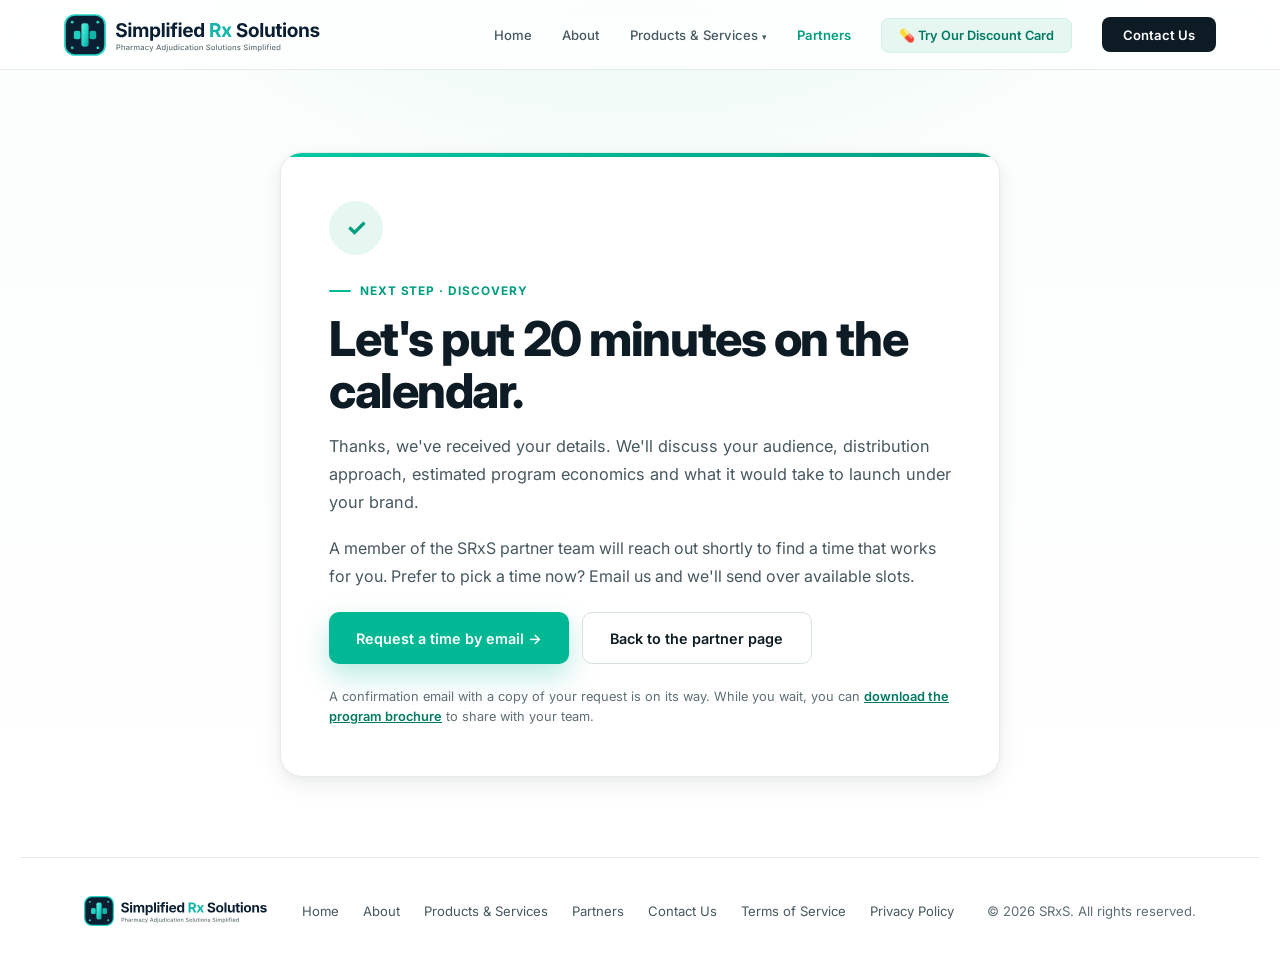
<file: partners-thank-you.html>
<!DOCTYPE html>
<html lang="en">
<head>
<!-- Google tag (gtag.js) -->
<script async src="https://www.googletagmanager.com/gtag/js?id=G-7KS7CNF6GP"></script>
<script>
  window.dataLayer = window.dataLayer || [];
  function gtag(){dataLayer.push(arguments);}
  gtag('js', new Date());
  gtag('config', 'G-7KS7CNF6GP');
</script>
<meta charset="UTF-8">
<meta name="viewport" content="width=device-width, initial-scale=1.0">
<meta name="robots" content="noindex, nofollow">
<meta name="description" content="Thanks for your interest in the SRxS white-label partner program. Next step: a 20-minute discovery call.">
  <link rel="icon" type="image/svg+xml" href="favicon.svg">
  <link rel="icon" type="image/png" sizes="32x32" href="favicon-32x32.png">
  <link rel="icon" type="image/png" sizes="16x16" href="favicon-16x16.png">
  <link rel="icon" type="image/x-icon" href="favicon.ico">
  <link rel="apple-touch-icon" sizes="180x180" href="apple-touch-icon.png">
  <meta name="theme-color" content="#ffffff">
<title>Thanks | Partner Discovery | SRxS</title>
<link rel="preconnect" href="https://fonts.googleapis.com">
<link rel="preconnect" href="https://fonts.gstatic.com" crossorigin>
<link href="https://fonts.googleapis.com/css2?family=Inter:wght@400;500;600;700;800&display=swap" rel="stylesheet">
<style>
  :root {
    --bg: #ffffff; --bg-tint: #f4f9f8; --surface2: #f7faf9;
    --border: #e5ecea; --border-strong: #d6e2df;
    --teal: #00b894; --teal-deep: #009e7f; --teal-ink: #007a63; --teal-soft: #e6f7f2; --teal-soft2: #d3f0e8;
    --ink: #0d1c24; --body: #47585f; --muted: #5f6f75;
    --shadow-sm: 0 1px 2px rgba(13,28,36,0.04), 0 2px 8px rgba(13,28,36,0.04);
    --shadow-md: 0 8px 24px rgba(13,28,36,0.07), 0 2px 6px rgba(13,28,36,0.04);
    --shadow-teal: 0 12px 28px rgba(0,184,148,0.28);
  }
  *, *::before, *::after { box-sizing: border-box; margin: 0; padding: 0; }
  html { scroll-behavior: smooth; -webkit-font-smoothing: antialiased; }
  body { font-family: 'Inter', sans-serif; background: var(--bg); color: var(--body); overflow-x: hidden; line-height: 1.6; min-height: 100vh; display: flex; flex-direction: column; }
  a { color: inherit; }
  button, input, select, textarea { font-family: inherit; }
  main { flex: 1; }

  /* NAV (shared) */
  nav { position: fixed; top: 0; left: 0; right: 0; z-index: 100; display: flex; align-items: center; justify-content: space-between; padding: 0.85rem 5%; background: rgba(255,255,255,0.82); backdrop-filter: blur(18px) saturate(1.6); border-bottom: 1px solid var(--border); }
  .nav-logo { display: flex; align-items: center; }
  .nav-logo img, .nav-logo svg { height: 42px; width: auto; display: block; }
  .nav-links { display: flex; align-items: center; gap: 1.9rem; list-style: none; }
  .nav-links a { text-decoration: none; font-size: 0.82rem; font-weight: 500; color: var(--body); transition: color 0.2s; }
  .nav-links a:hover { color: var(--teal-deep); }
  .nav-links a.active { color: var(--teal-deep); font-weight: 600; }
  .nav-cta { background: var(--ink) !important; color: #fff !important; padding: 0.6rem 1.3rem; border-radius: 8px; font-weight: 600 !important; }
  .nav-cta:hover { background: #10303a !important; }
  .nav-discount { background: var(--teal-soft) !important; border: 1px solid var(--teal-soft2) !important; color: var(--teal-ink) !important; padding: 0.55rem 1.05rem; border-radius: 8px; font-weight: 600 !important; font-size: 0.8rem !important; }
  .nav-dd { position: relative; }
  .nav-dd-toggle { cursor: pointer; }
  .dd-caret { font-size: 0.7em; }
  .nav-dd-menu { display: none; position: absolute; top: 100%; left: 0; min-width: 244px; background: #fff; border: 1px solid var(--border); border-radius: 10px; box-shadow: 0 14px 32px rgba(13,28,36,0.14); padding: 0.4rem; list-style: none; margin: 0.5rem 0 0; z-index: 200; }
  .nav-dd-menu::before { content: ''; position: absolute; left: 0; right: 0; top: -0.55rem; height: 0.55rem; }
  .dd-sep { height: 1px; background: var(--border); margin: 0.35rem; padding: 0; }
  .nav-dd:hover .nav-dd-menu, .nav-dd:focus-within .nav-dd-menu { display: block; }
  .nav-dd-menu li { display: block; }
  .nav-dd-menu a { display: flex; align-items: center; gap: 0.5rem; padding: 0.55rem 0.65rem; border-radius: 7px; font-size: 0.85rem; font-weight: 500; white-space: nowrap; color: var(--body); }
  .nav-dd-menu a:hover { background: var(--teal-soft); color: var(--teal-deep); text-decoration: none; }
  .dd-tag { font-size: 0.58rem; font-weight: 700; letter-spacing: 0.05em; text-transform: uppercase; padding: 0.14rem 0.42rem; border-radius: 4px; flex-shrink: 0; }
  .dd-service { background: #eef3f1; color: #59646f; }
  .dd-product { background: var(--teal-soft); color: var(--teal-ink); }

  /* PAGE */
  .page { padding: 9.5rem 5% 5rem; background: radial-gradient(ellipse 70% 55% at 50% -8%, var(--teal-soft) 0%, transparent 60%), linear-gradient(180deg, #fbfefd 0%, #ffffff 100%); }
  .panel { max-width: 720px; margin: 0 auto; background: #fff; border: 1px solid var(--border); border-radius: 22px; padding: 3rem; box-shadow: var(--shadow-md); position: relative; overflow: hidden; }
  .panel::before { content: ''; position: absolute; top: 0; left: 0; right: 0; height: 4px; background: linear-gradient(90deg, #00c9a3, #009e7f); }
  .mark { width: 54px; height: 54px; border-radius: 50%; background: var(--teal-soft); color: var(--teal-deep); display: grid; place-items: center; font-size: 1.5rem; font-weight: 700; margin-bottom: 1.2rem; }
  .section-label { display: inline-flex; align-items: center; gap: 0.55rem; font-size: 0.74rem; font-weight: 700; letter-spacing: 0.08em; text-transform: uppercase; color: var(--teal-deep); margin-bottom: 0.8rem; }
  .section-label::before { content: ''; width: 22px; height: 2px; border-radius: 2px; background: var(--teal); }
  h1 { font-family: 'Inter', sans-serif; font-size: clamp(2rem, 4.5vw, 3rem); font-weight: 800; letter-spacing: -0.03em; line-height: 1.08; color: var(--ink); margin-bottom: 1rem; }
  p { line-height: 1.7; }
  .lead { font-size: 1.02rem; margin-bottom: 1.2rem; }
  .summary { border: 1px solid var(--border); border-radius: 12px; padding: 1rem 1.2rem; margin: 1.4rem 0; background: var(--surface2); font-size: 0.88rem; display: none; }
  .summary div { padding: 0.25rem 0; }
  .summary b { color: var(--ink); }
  .actions { display: flex; gap: 0.8rem; flex-wrap: wrap; margin-top: 1.4rem; }
  .btn-primary, .btn-ghost { display: inline-flex; align-items: center; gap: 0.5rem; padding: 0.85rem 1.7rem; border-radius: 10px; font-size: 0.9rem; font-weight: 600; text-decoration: none; transition: transform 0.2s, box-shadow 0.2s, background 0.2s, border-color 0.2s; }
  .btn-primary { background: var(--teal); color: #fff; box-shadow: var(--shadow-teal); }
  .btn-primary:hover { background: var(--teal-deep); transform: translateY(-2px); }
  .btn-ghost { border: 1px solid var(--border-strong); color: var(--ink); background: #fff; }
  .btn-ghost:hover { border-color: var(--teal); background: var(--teal-soft); transform: translateY(-2px); }
  .note { font-size: 0.8rem; color: var(--muted); margin-top: 1.4rem; line-height: 1.6; }
  .note a { color: var(--teal-ink); font-weight: 600; }

  /* FOOTER (shared) */
  footer { border-top: 1px solid var(--border); padding: 2.4rem 5%; max-width: 1240px; margin: 0 auto; display: flex; justify-content: space-between; align-items: center; flex-wrap: wrap; gap: 1.25rem; font-size: 0.82rem; color: var(--muted); width: 100%; }
  .footer-logo img, .footer-logo svg { height: 30px; width: auto; display: block; }
  .footer-links { display: flex; gap: 1rem 1.5rem; flex-wrap: wrap; justify-content: center; }
  .footer-links a { color: var(--body); text-decoration: none; transition: color 0.2s; }
  .footer-links a:hover { color: var(--teal-deep); }

  /* The logo lockup is wider than the old mark: tighten the row before the links collapse. */
  @media (max-width: 1140px) { .nav-links { gap: 1.1rem; } .nav-logo img, .nav-logo svg { height: 36px; } .nav-discount { padding: 0.5rem 0.8rem; } }
  @media (max-width: 600px) { .nav-logo img, .nav-logo svg { height: 32px; } .nav-cta { padding: 0.5rem 1rem; } }
  @media (max-width: 400px) { .nav-logo img, .nav-logo svg { height: 28px; } }
  @media (max-width: 600px) { .page { padding-top: 7.5rem; } .panel { padding: 1.8rem 1.4rem; } .actions a { width: 100%; justify-content: center; } }
  @media (prefers-reduced-motion: reduce) { *, *::before, *::after { animation: none !important; transition: none !important; scroll-behavior: auto !important; } }
</style>
<link rel="stylesheet" href="assets/nav.css">
<script src="assets/nav.js" defer></script>
</head>
<body>


<!-- NAV -->
<nav aria-label="Primary">
  <div class="nav-logo">
    <a href="index.html" aria-label="SRxS home"><img src="assets/srxs-logo-light.svg" alt="Simplified Rx Solutions" width="396" height="64"></a>
  </div>
  <button class="nav-toggle" type="button" aria-label="Open menu" aria-expanded="false" aria-controls="primary-menu"><span></span><span></span><span></span></button>
  <ul class="nav-links" id="primary-menu">
    <li><a href="index.html">Home</a></li>
    <li><a href="about.html">About</a></li>
    <li class="nav-dd">
      <a href="services.html" class="nav-dd-toggle">Products &amp; Services <span class="dd-caret">&#9662;</span></a>
      <ul class="nav-dd-menu">
        <li><a href="services.html">Overview</a></li>
        <li><a href="discount-card.html"><span class="dd-tag dd-product">Product</span> SRxS Discount Card</a></li>
        <li class="dd-sep" aria-hidden="true"></li>
        <li><a href="services.html#pba"><span class="dd-tag dd-service">Service</span> Pharmacy Benefit Administration</a></li>
        <li><a href="dcp.html"><span class="dd-tag dd-service">Service</span> White-Label Program</a></li>
      </ul>
    </li>
    <li><a href="partners.html" class="active">Partners</a></li>
    <li><a href="https://srxsdc.com/card/SRXS001" target="_blank" rel="noopener noreferrer" class="nav-discount">💊 Try Our Discount Card</a></li>
    <li class="nav-cta-li"><a href="#" onclick="openModal(); return false;" class="nav-cta">Contact Us</a></li>
  </ul>
</nav>

<main>
  <section class="page">
    <div class="panel">
      <div class="mark" aria-hidden="true">✓</div>
      <div class="section-label">Next step · Discovery</div>
      <h1>Let's put 20 minutes on the calendar.</h1>
      <p class="lead">Thanks, we've received your details. We'll discuss your audience, distribution approach, estimated program economics and what it would take to launch under your brand.</p>

      <div id="summary" class="summary" role="region" aria-label="What you told us"></div>

      <div id="schedulerBox">
        <p id="schedulerCopy">A member of the SRxS partner team will reach out shortly to find a time that works for you. Prefer to pick a time now? Email us and we'll send over available slots.</p>
        <div class="actions">
          <a class="btn-primary" id="scheduleLink" href="mailto:info@simplifiedrxsolutions.com?subject=SRxS%20Partner%20Discovery%20Call">Request a time by email →</a>
          <a class="btn-ghost" href="partners.html">Back to the partner page</a>
        </div>
      </div>

      <p class="note">A confirmation email with a copy of your request is on its way. While you wait, you can <a href="assets/srxs-discount-program-brochure.pdf" target="_blank" rel="noopener noreferrer">download the program brochure</a> to share with your team.</p>
    </div>
  </section>
</main>

<!-- FOOTER -->
<footer>
  <div class="footer-logo"><img src="assets/srxs-logo-light.svg" alt="Simplified Rx Solutions" width="396" height="64"></div>
  <div class="footer-links">
    <a href="index.html">Home</a>
    <a href="about.html">About</a>
    <a href="services.html">Products &amp; Services</a>
    <a href="partners.html">Partners</a>
    <a href="#" onclick="openModal(); return false;">Contact Us</a>
    <a href="terms.html">Terms of Service</a>
    <a href="privacy.html">Privacy Policy</a>
  </div>
  <div>© 2026 SRxS. All rights reserved.</div>
</footer>

<!-- ── CONTACT MODAL ── -->
<div id="contactModal" style="display:none; position:fixed; inset:0; z-index:999; align-items:center; justify-content:center;">
  <div id="modalBackdrop" onclick="closeModal()" style="position:absolute; inset:0; background:rgba(13,28,36,0.45); backdrop-filter:blur(6px);"></div>
  <div style="position:relative; z-index:1; background:#ffffff; border:1px solid #e5ecea; border-radius:20px; padding:2.5rem; width:100%; max-width:480px; margin:1rem; box-shadow:0 40px 90px rgba(13,28,36,0.25);">
    <div style="position:absolute; top:0; left:0; right:0; height:3px; background:linear-gradient(90deg,#00c9a3,#009e7f); border-radius:20px 20px 0 0;"></div>
    <button onclick="closeModal()" aria-label="Close" style="position:absolute; top:1rem; right:1rem; background:#f4f9f8; border:1px solid #e5ecea; color:#47585f; width:32px; height:32px; border-radius:50%; cursor:pointer; font-size:1rem; display:flex; align-items:center; justify-content:center; transition:background 0.2s;" onmouseover="this.style.background='#d3f0e8'" onmouseout="this.style.background='#f4f9f8'">&#x2715;</button>
    <div style="display:inline-flex; align-items:center; gap:0.5rem; background:#e6f7f2; border:1px solid #d3f0e8; padding:0.3rem 0.9rem; border-radius:100px; font-size:0.7rem; font-weight:700; letter-spacing:0.06em; text-transform:uppercase; color:#007a63; margin-bottom:1.25rem;">Get In Touch</div>
    <h3 style="font-family:'Inter',sans-serif; font-size:1.5rem; font-weight:800; letter-spacing:-0.02em; color:#0d1c24; margin-bottom:0.4rem;">Talk to an Expert</h3>
    <p style="font-size:0.85rem; color:#7a8a90; margin-bottom:1.75rem; line-height:1.6;">Fill out the form below and a member of the SRxS team will be in touch shortly.</p>
    <form id="contactForm" onsubmit="submitForm(event)" style="display:flex; flex-direction:column; gap:1rem;">
      <div style="display:grid; grid-template-columns:1fr 1fr; gap:1rem;">
        <div>
          <label for="cf-name" style="display:block; font-size:0.72rem; font-weight:600; letter-spacing:0.04em; text-transform:uppercase; color:#7a8a90; margin-bottom:0.4rem;">Full Name *</label>
          <input type="text" id="cf-name" required placeholder="Jane Smith" style="width:100%; background:#f7faf9; border:1px solid #e5ecea; border-radius:9px; padding:0.7rem 0.9rem; font-size:0.88rem; color:#0d1c24; outline:none; font-family:'Inter',sans-serif; transition:border-color 0.2s, background 0.2s;" onfocus="this.style.borderColor='#00b894'; this.style.background='#fff'" onblur="this.style.borderColor='#e5ecea'; this.style.background='#f7faf9'">
        </div>
        <div>
          <label for="cf-phone" style="display:block; font-size:0.72rem; font-weight:600; letter-spacing:0.04em; text-transform:uppercase; color:#7a8a90; margin-bottom:0.4rem;">Phone Number</label>
          <input type="tel" id="cf-phone" placeholder="(555) 000-0000" style="width:100%; background:#f7faf9; border:1px solid #e5ecea; border-radius:9px; padding:0.7rem 0.9rem; font-size:0.88rem; color:#0d1c24; outline:none; font-family:'Inter',sans-serif; transition:border-color 0.2s, background 0.2s;" onfocus="this.style.borderColor='#00b894'; this.style.background='#fff'" onblur="this.style.borderColor='#e5ecea'; this.style.background='#f7faf9'">
        </div>
      </div>
      <div>
        <label for="cf-email" style="display:block; font-size:0.72rem; font-weight:600; letter-spacing:0.04em; text-transform:uppercase; color:#7a8a90; margin-bottom:0.4rem;">Email Address *</label>
        <input type="email" id="cf-email" required placeholder="jane@company.com" style="width:100%; background:#f7faf9; border:1px solid #e5ecea; border-radius:9px; padding:0.7rem 0.9rem; font-size:0.88rem; color:#0d1c24; outline:none; font-family:'Inter',sans-serif; transition:border-color 0.2s, background 0.2s;" onfocus="this.style.borderColor='#00b894'; this.style.background='#fff'" onblur="this.style.borderColor='#e5ecea'; this.style.background='#f7faf9'">
      </div>
      <div>
        <label for="cf-message" style="display:block; font-size:0.72rem; font-weight:600; letter-spacing:0.04em; text-transform:uppercase; color:#7a8a90; margin-bottom:0.4rem;">How Can We Help? *</label>
        <textarea id="cf-message" required rows="4" placeholder="Tell us about your organization and what you're looking for..." style="width:100%; background:#f7faf9; border:1px solid #e5ecea; border-radius:9px; padding:0.7rem 0.9rem; font-size:0.88rem; color:#0d1c24; outline:none; font-family:'Inter',sans-serif; resize:vertical; min-height:100px; transition:border-color 0.2s, background 0.2s;" onfocus="this.style.borderColor='#00b894'; this.style.background='#fff'" onblur="this.style.borderColor='#e5ecea'; this.style.background='#f7faf9'"></textarea>
      </div>
      <button type="submit" id="submitBtn" style="background:#00b894; color:#fff; border:none; padding:0.85rem 2rem; border-radius:10px; font-size:0.9rem; font-weight:700; cursor:pointer; font-family:'Inter',sans-serif; letter-spacing:0.02em; transition:box-shadow 0.2s, transform 0.2s, background 0.2s;" onmouseover="this.style.background='#009e7f'; this.style.boxShadow='0 12px 28px rgba(0,184,148,0.35)'; this.style.transform='translateY(-1px)'" onmouseout="this.style.background='#00b894'; this.style.boxShadow='none'; this.style.transform='none'">Send Message &#x2192;</button>
    </form>
    <div id="formSuccess" style="display:none; text-align:center; padding:2rem 0;">
      <div style="font-size:2.5rem; margin-bottom:1rem;">&#x2705;</div>
      <h3 style="font-family:'Inter',sans-serif; font-size:1.2rem; font-weight:800; color:#009e7f; margin-bottom:0.5rem;">Message Sent!</h3>
      <p style="font-size:0.85rem; color:#7a8a90; line-height:1.6;">Thank you for reaching out. A member of the SRxS team will be in touch with you shortly.</p>
    </div>
  </div>
</div>

<script>
function openModal() {
  var modal = document.getElementById('contactModal');
  modal.style.display = 'flex';
  document.body.style.overflow = 'hidden';
  document.getElementById('contactForm').style.display = 'flex';
  document.getElementById('formSuccess').style.display = 'none';
  var btn = document.getElementById('submitBtn');
  btn.disabled = false;
  btn.textContent = 'Send Message →';
}
function closeModal() {
  document.getElementById('contactModal').style.display = 'none';
  document.body.style.overflow = '';
}
document.addEventListener('keydown', function(e) {
  if (e.key === 'Escape') closeModal();
});
function submitForm(e) {
  e.preventDefault();
  var btn = document.getElementById('submitBtn');
  btn.textContent = 'Sending...';
  btn.disabled = true;

  var formData = new FormData();
  formData.append('name',    document.getElementById('cf-name').value);
  formData.append('email',   document.getElementById('cf-email').value);
  formData.append('phone',   document.getElementById('cf-phone').value);
  formData.append('message', document.getElementById('cf-message').value);

  fetch('contact.php', { method: 'POST', body: formData })
    .then(function(res) { return res.json(); })
    .then(function(data) {
      if (data.success) {
        document.getElementById('contactForm').reset();
        btn.textContent = 'Send Message →';
        btn.disabled = false;
        document.getElementById('contactForm').style.display = 'none';
        document.getElementById('formSuccess').style.display = 'block';
        setTimeout(closeModal, 3500);
      } else {
        btn.textContent = 'Send Message →';
        btn.disabled = false;
        alert('Something went wrong: ' + data.message);
      }
    })
    .catch(function() {
      btn.textContent = 'Send Message →';
      btn.disabled = false;
      alert('Network error. Please email us directly at info@simplifiedrxsolutions.com');
    });
}
</script>

<script>
(function () {
  // Once a booking link (Calendly, Microsoft Bookings, HubSpot Meetings, etc.)
  // is approved, set it here and the page switches to a direct "Book your call" button.
  var schedulerUrl = '';

  var data = null;
  try { data = JSON.parse(sessionStorage.getItem('srxs_partner_intake') || 'null'); } catch (e) {}
  if (data && typeof data === 'object') {
    var el = document.getElementById('summary');
    function row(label, value) {
      if (!value) return;
      var div = document.createElement('div');
      var b = document.createElement('b');
      b.textContent = label + ': ';
      div.appendChild(b);
      div.appendChild(document.createTextNode(value));
      el.appendChild(div);
    }
    row('Organization', data.organization);
    row('Organization type', data.type);
    row('Potential audience', data.audience ? Number(data.audience).toLocaleString('en-US') + ' people' : '');
    row('Reach', Array.isArray(data.channels) ? data.channels.join(', ') : '');
    row('API interest', data.api);
    row('Target launch', data.launch);
    if (el.children.length) el.style.display = 'block';
  }

  if (schedulerUrl) {
    document.getElementById('schedulerCopy').textContent = 'Choose a convenient time for your 20-minute partner discovery conversation.';
    var link = document.getElementById('scheduleLink');
    link.href = schedulerUrl;
    link.target = '_blank';
    link.rel = 'noopener noreferrer';
    link.textContent = 'Book your 20-minute call →';
  }

  try { if (typeof gtag === 'function') gtag('event', 'discovery_thank_you'); } catch (e) {}
})();
</script>
</body>
</html>
</file>
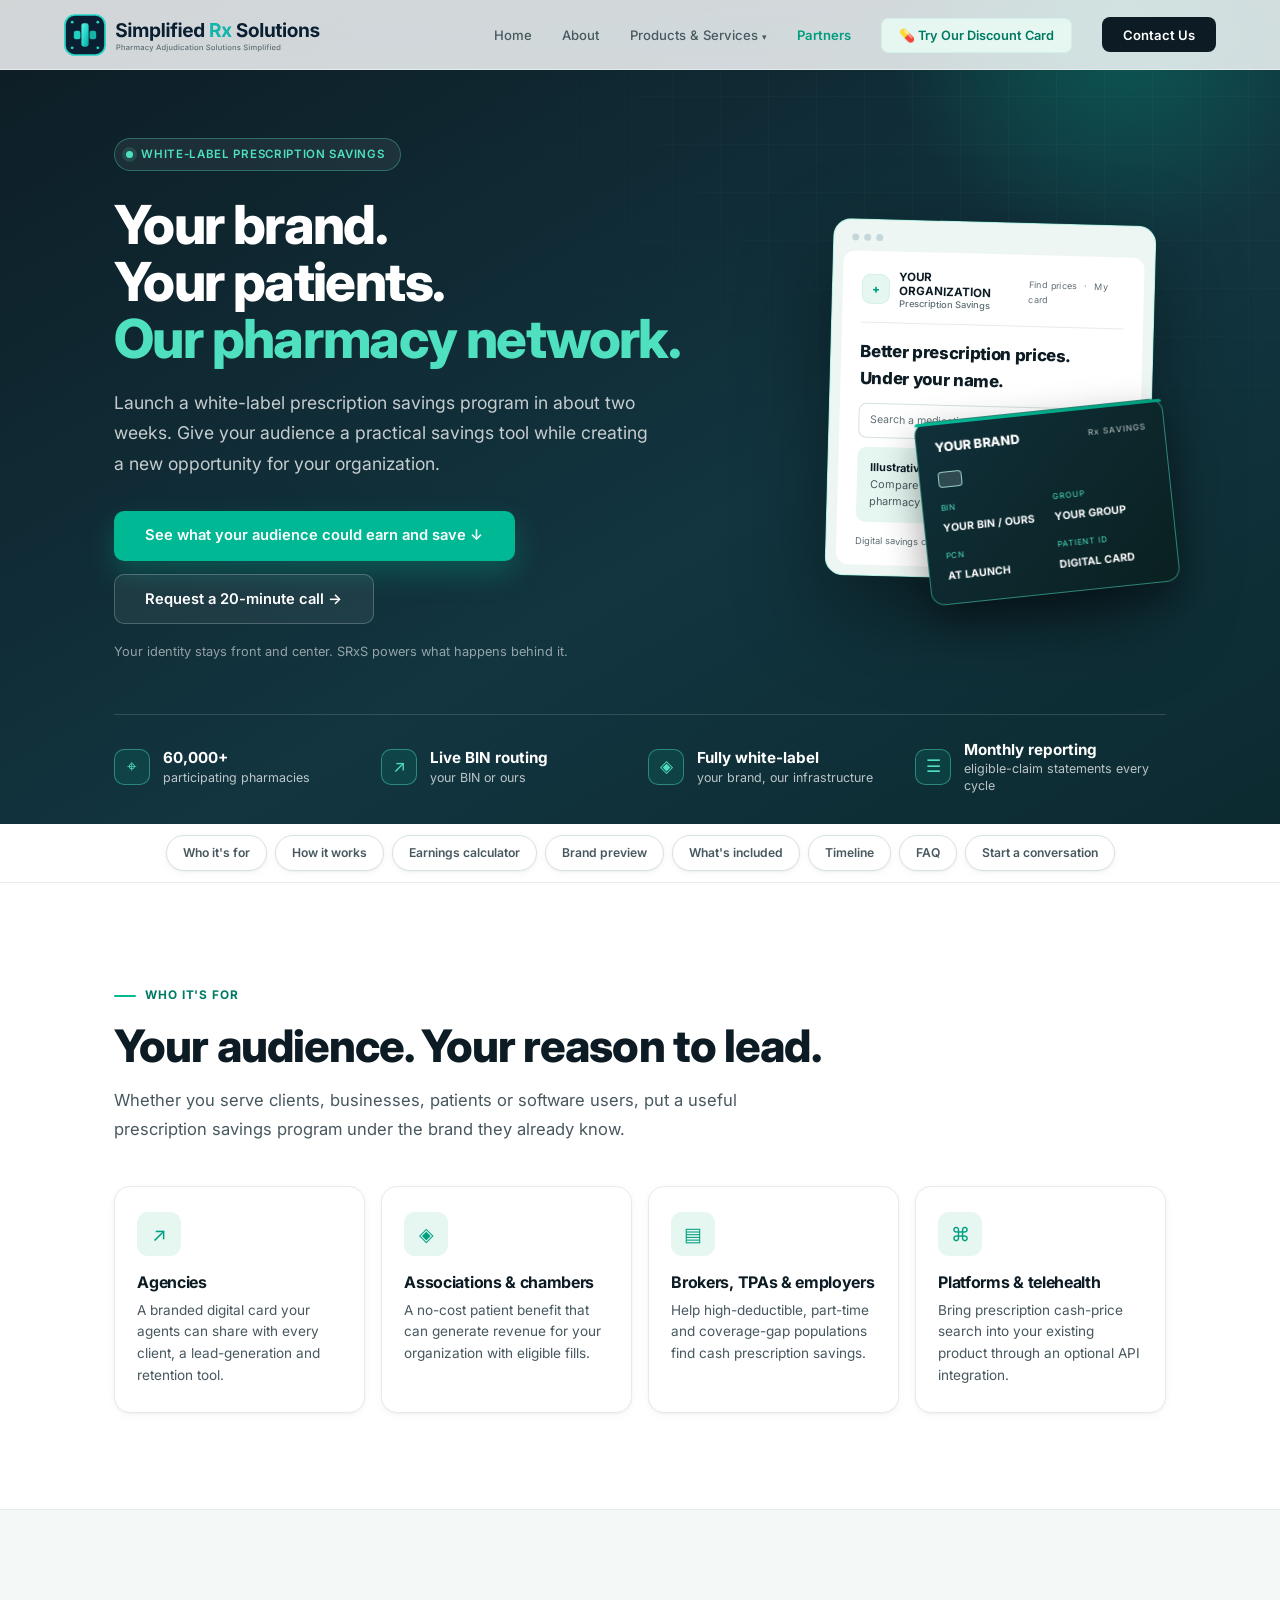
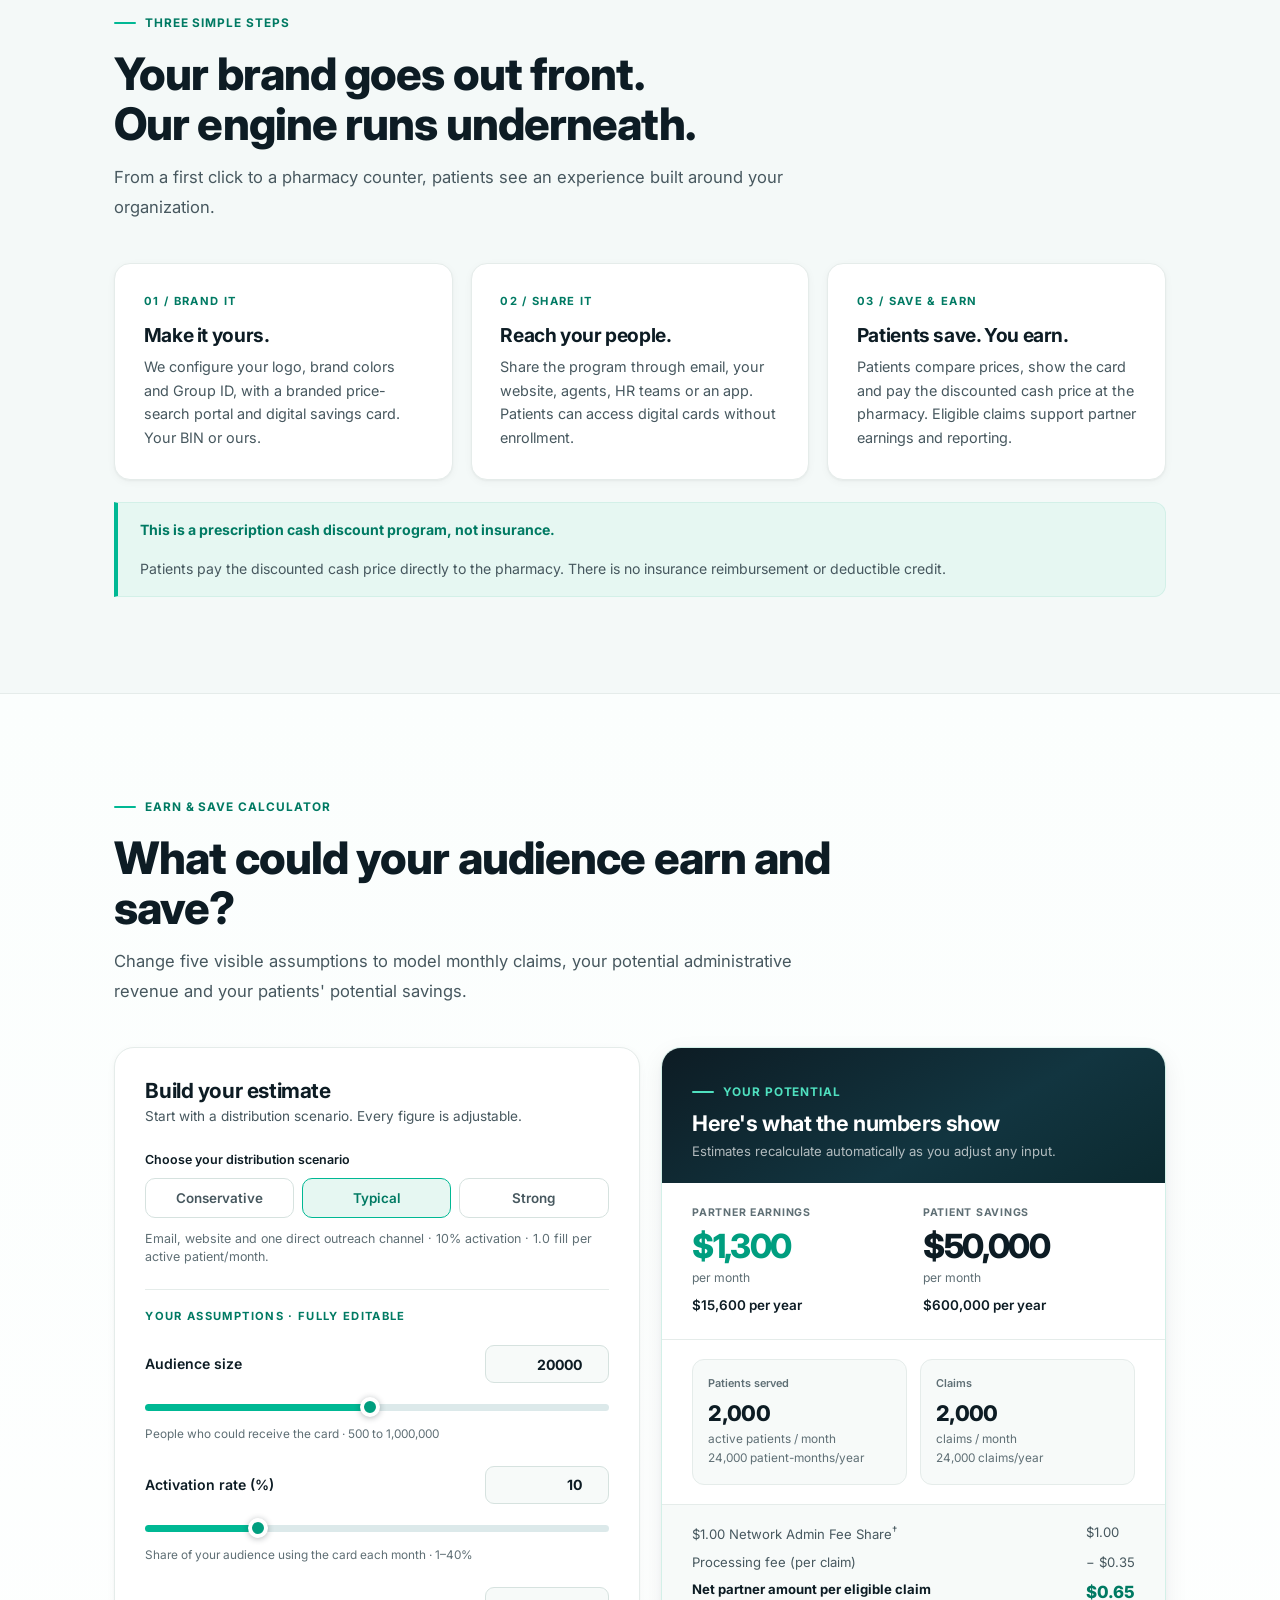
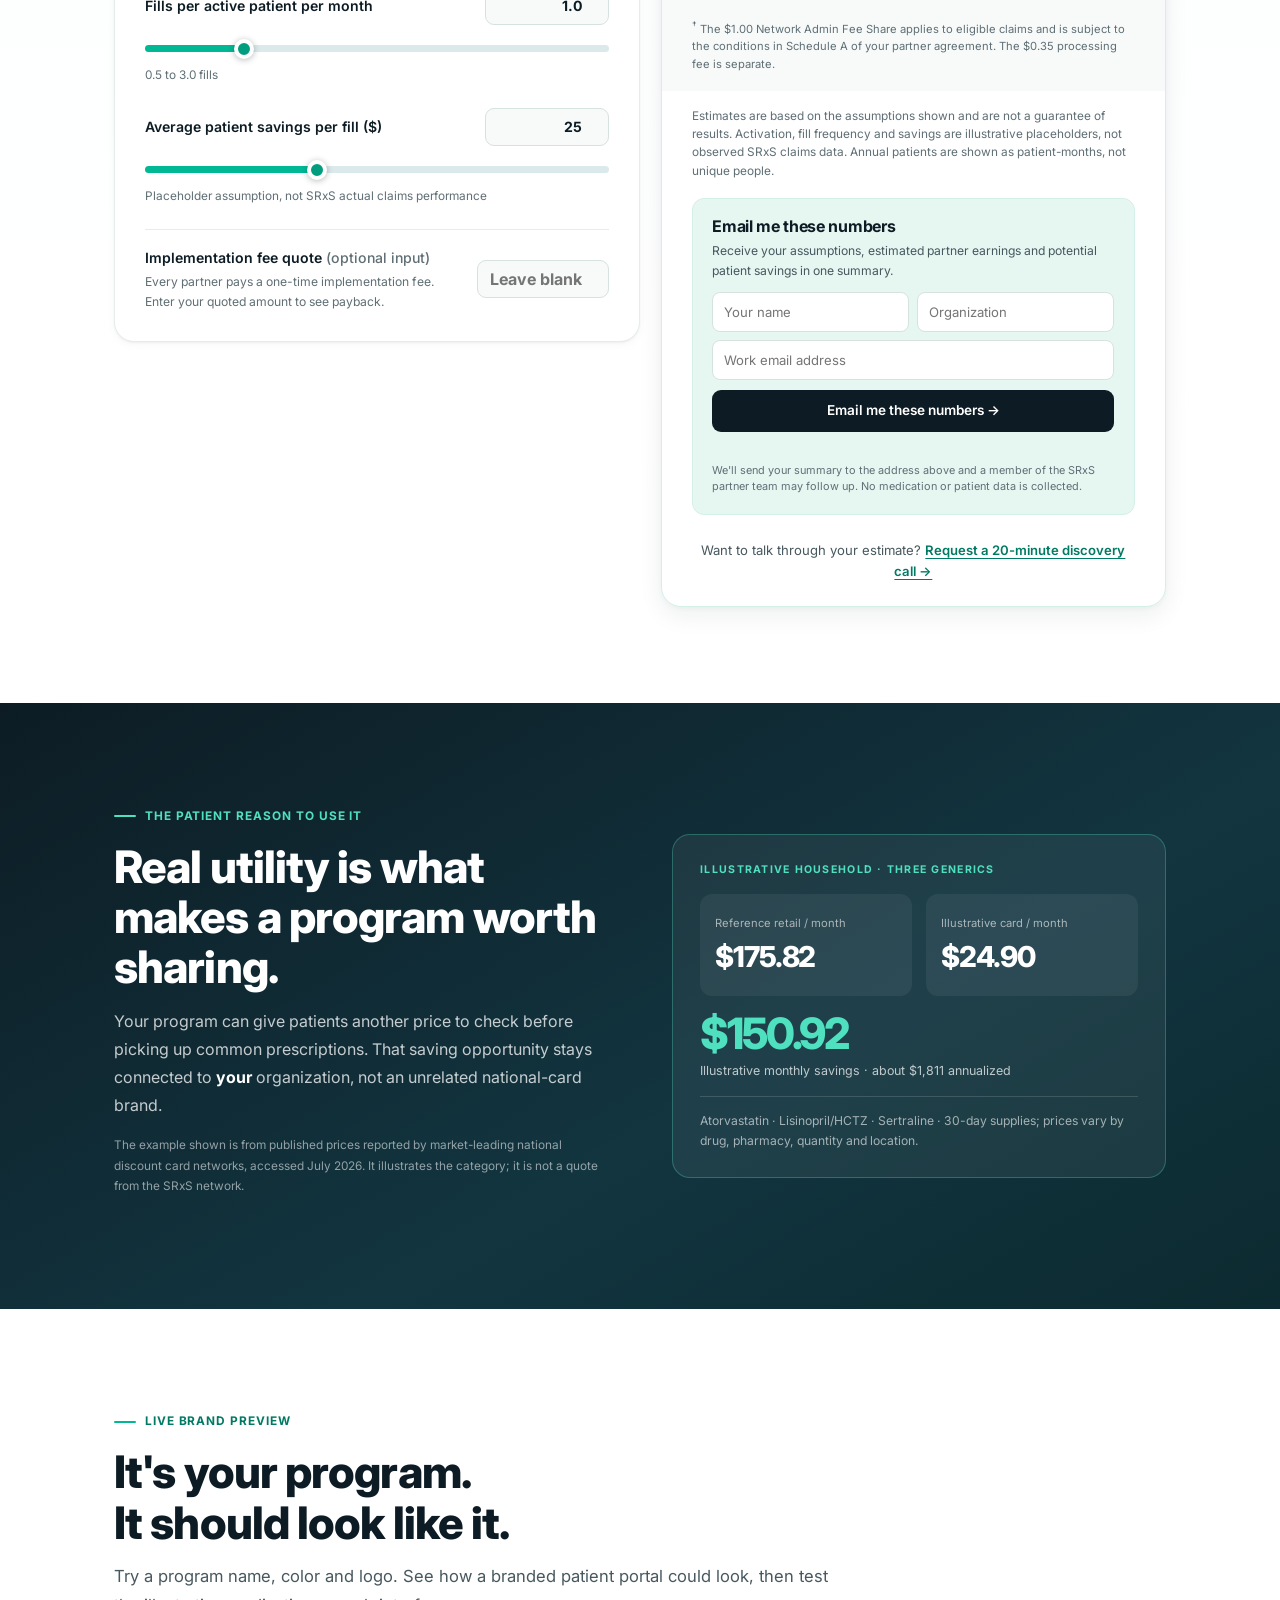
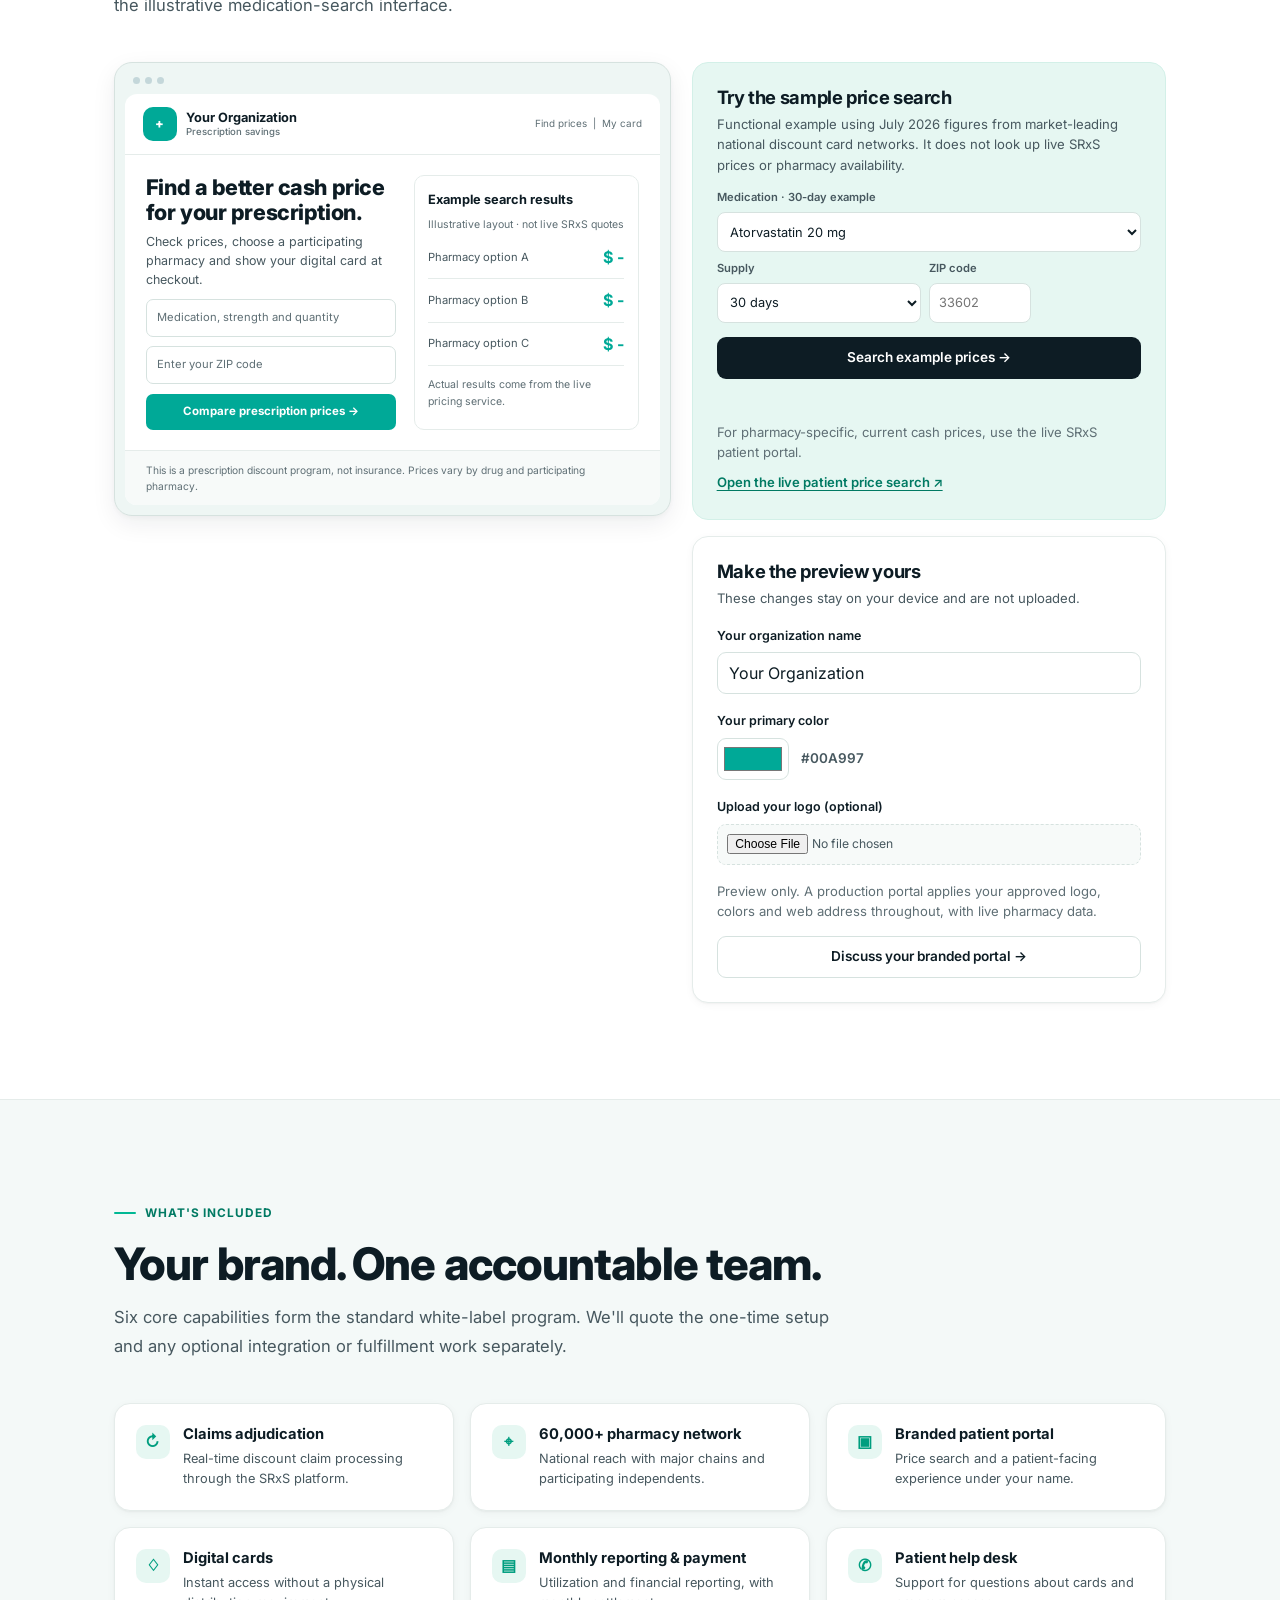
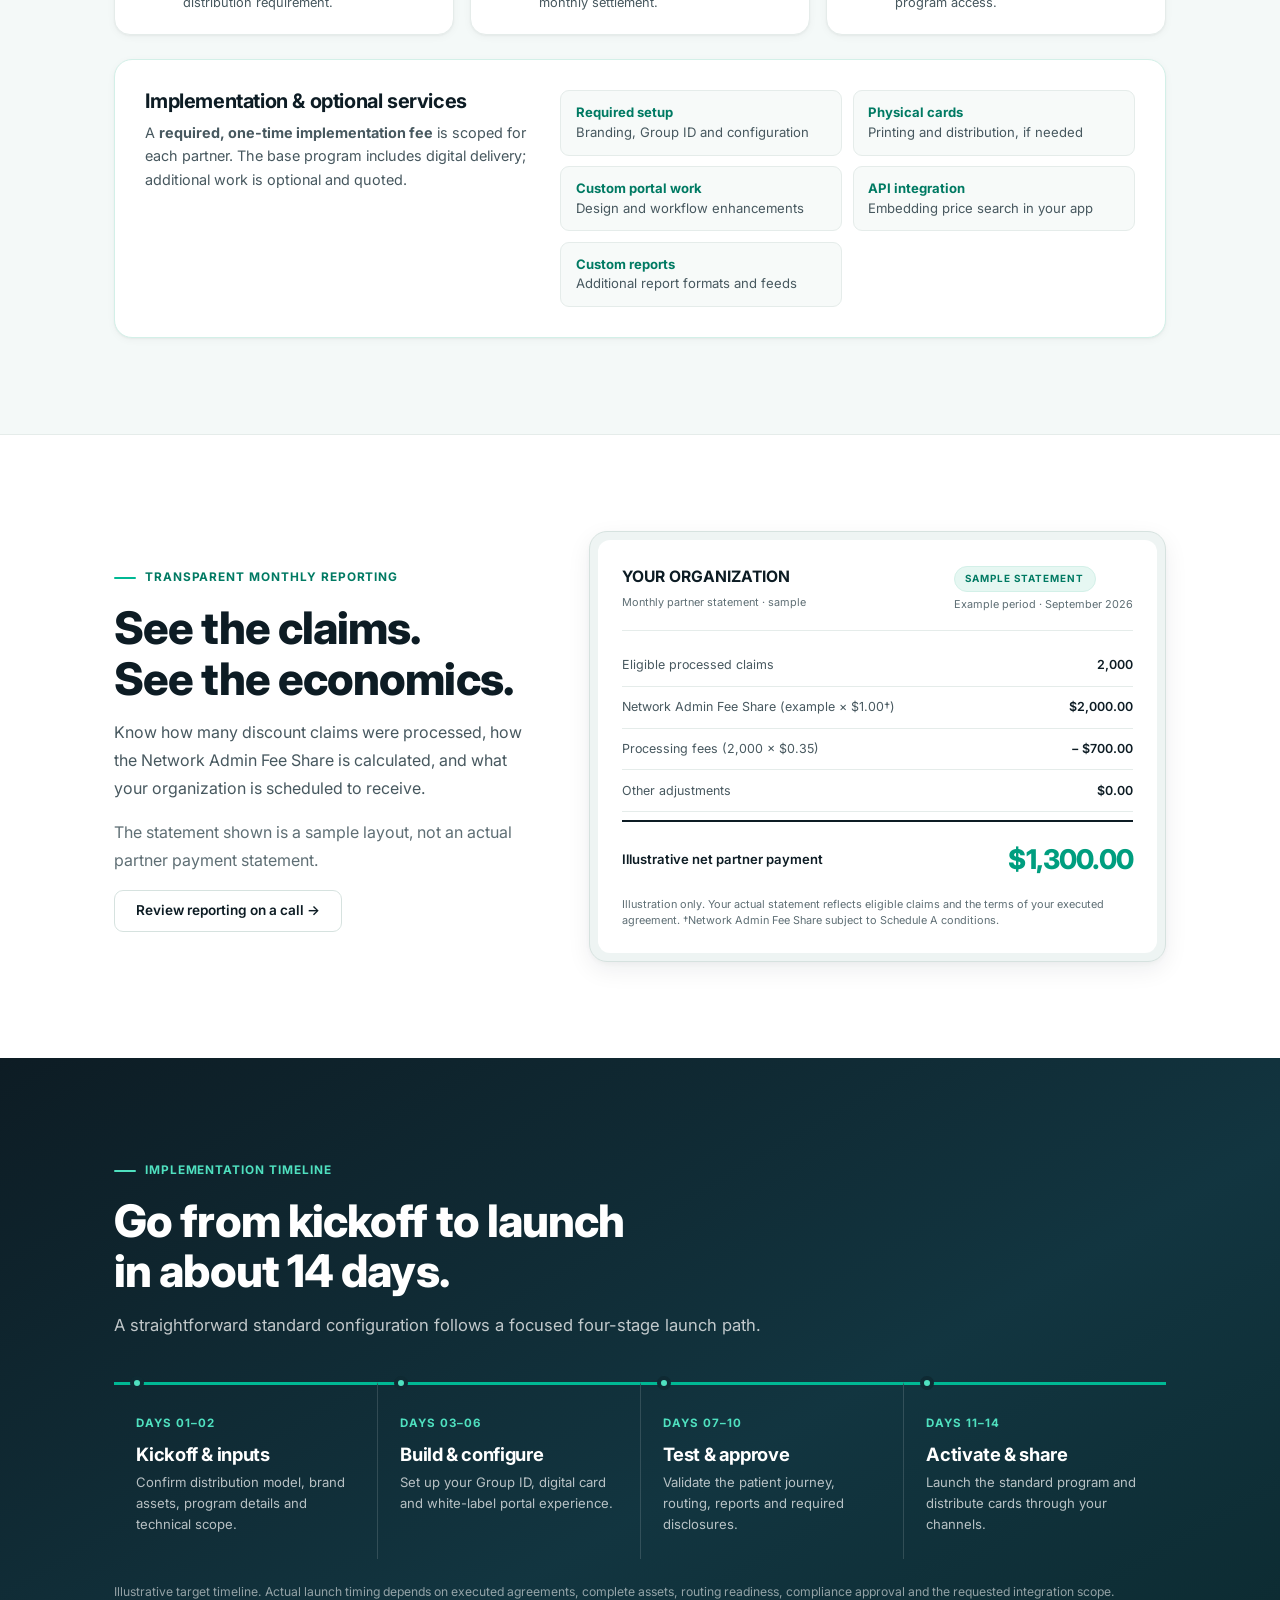
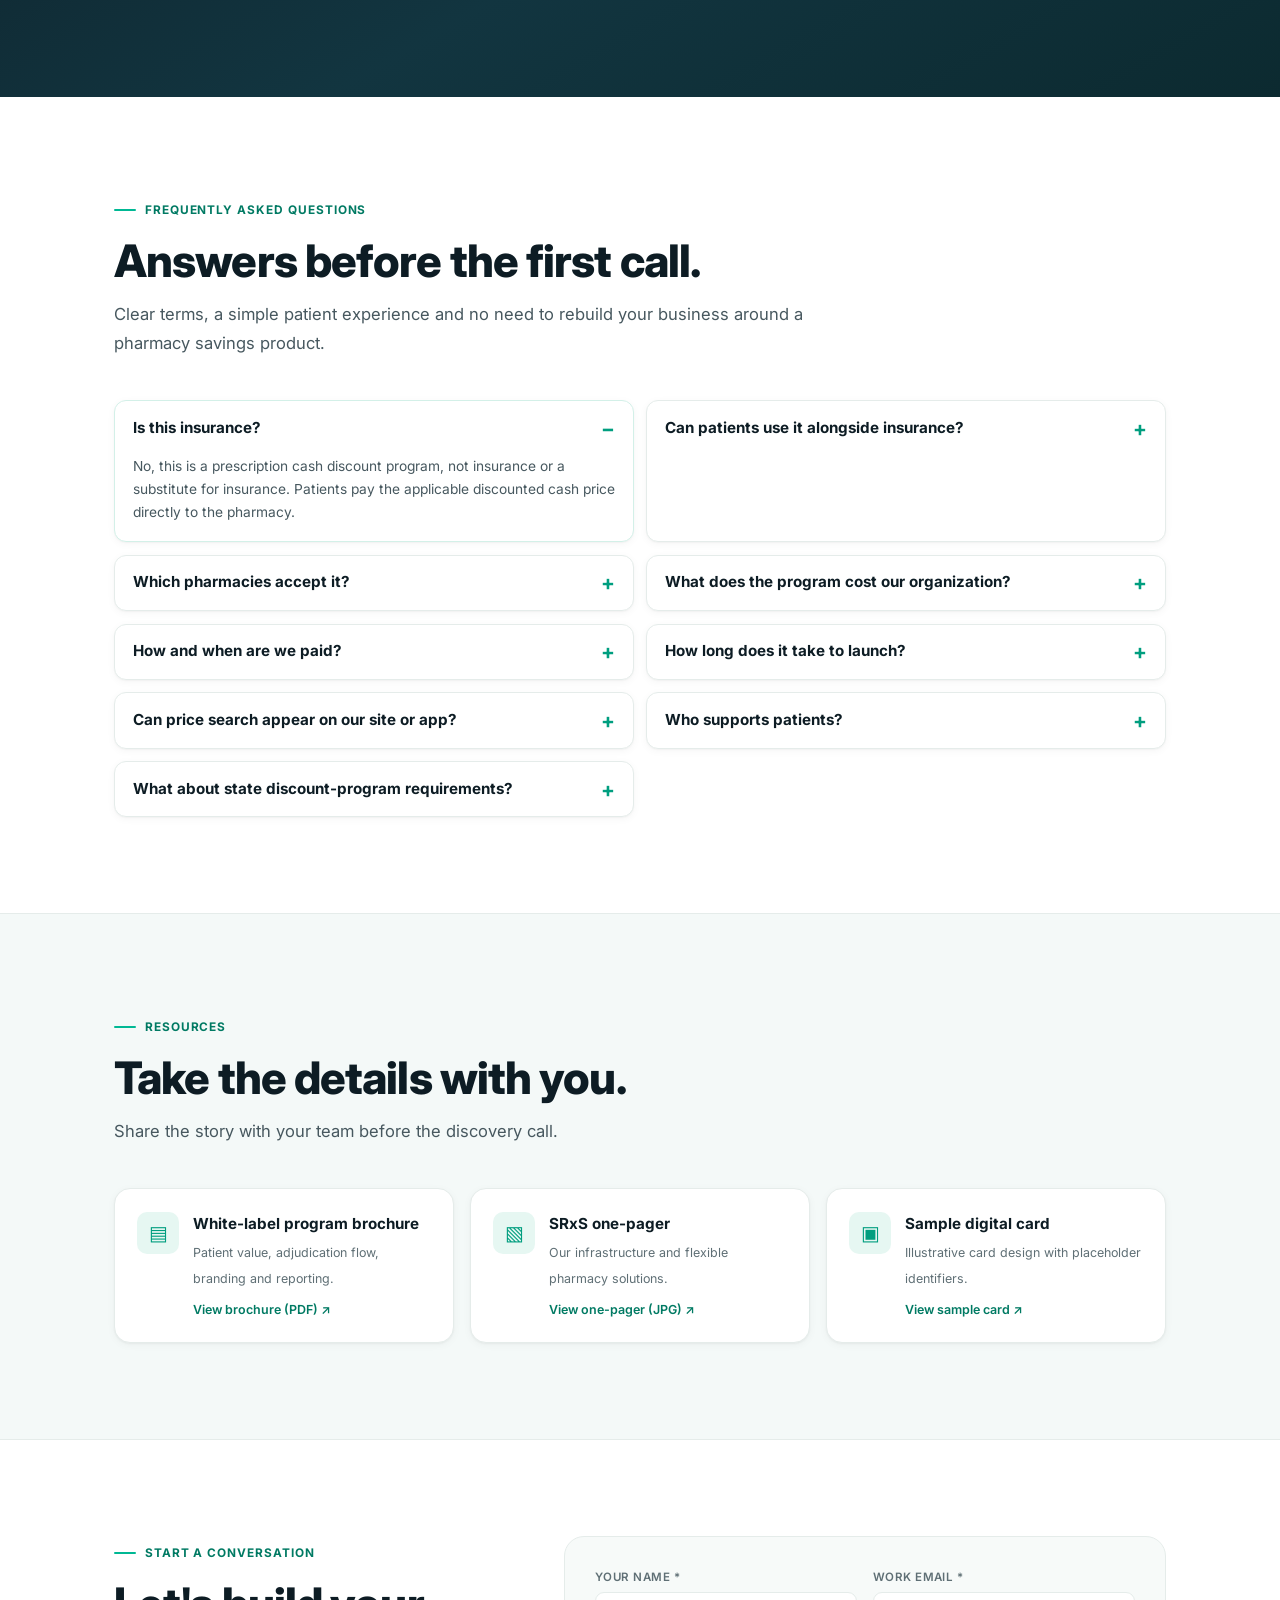
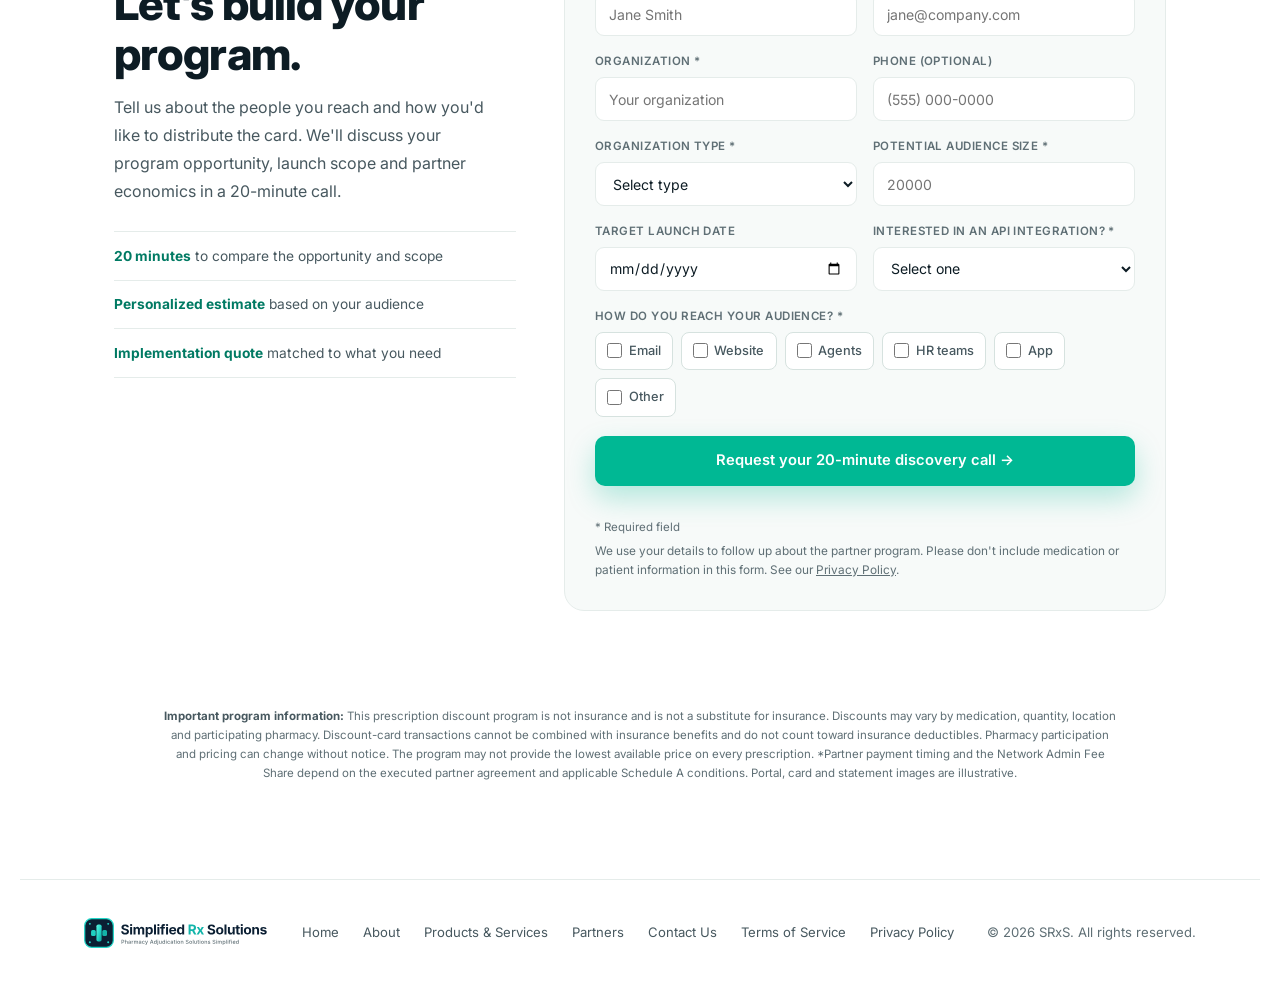
<file: partners.html>
<!DOCTYPE html>
<html lang="en">
<head>
<!-- Google tag (gtag.js) -->
<script async src="https://www.googletagmanager.com/gtag/js?id=G-7KS7CNF6GP"></script>
<script>
  window.dataLayer = window.dataLayer || [];
  function gtag(){dataLayer.push(arguments);}
  gtag('js', new Date());
  gtag('config', 'G-7KS7CNF6GP');
</script>
<meta charset="UTF-8">
<meta name="viewport" content="width=device-width, initial-scale=1.0">
<meta name="description" content="Launch a white-label prescription savings program under your brand with SRxS. Model partner earnings and patient savings, preview your branded portal, and request a 20-minute discovery call.">
  <link rel="icon" type="image/svg+xml" href="favicon.svg">
  <link rel="icon" type="image/png" sizes="32x32" href="favicon-32x32.png">
  <link rel="icon" type="image/png" sizes="16x16" href="favicon-16x16.png">
  <link rel="icon" type="image/x-icon" href="favicon.ico">
  <link rel="apple-touch-icon" sizes="180x180" href="apple-touch-icon.png">
  <meta name="theme-color" content="#ffffff">
<title>Partner Program: Your Brand, Your Patients, Our Pharmacy Network | SRxS</title>
<link rel="preconnect" href="https://fonts.googleapis.com">
<link rel="preconnect" href="https://fonts.gstatic.com" crossorigin>
<link href="https://fonts.googleapis.com/css2?family=Inter:wght@400;500;600;700;800&display=swap" rel="stylesheet">
<style>
  :root {
    --bg: #ffffff;
    --bg-tint: #f4f9f8;
    --surface: #ffffff;
    --surface2: #f7faf9;
    --border: #e5ecea;
    --border-strong: #d6e2df;
    --teal: #00b894;
    --teal-deep: #009e7f;
    --teal-ink: #007a63;
    --teal-soft: #e6f7f2;
    --teal-soft2: #d3f0e8;
    --teal-bright: #4fe0bf;
    --ink: #0d1c24;
    --navy: #0d1c24;
    --navy2: #123540;
    --body: #47585f;
    --muted: #5f6f75;
    --amber: #a56500;
    --shadow-sm: 0 1px 2px rgba(13,28,36,0.04), 0 2px 8px rgba(13,28,36,0.04);
    --shadow-md: 0 8px 24px rgba(13,28,36,0.07), 0 2px 6px rgba(13,28,36,0.04);
    --shadow-lg: 0 24px 60px rgba(0,158,127,0.16), 0 8px 24px rgba(13,28,36,0.08);
    --shadow-teal: 0 12px 28px rgba(0,184,148,0.28);
    --dark-grad: linear-gradient(150deg, #0d1c24 0%, #123540 60%, #0c2a30 100%);
  }

  *, *::before, *::after { box-sizing: border-box; margin: 0; padding: 0; }
  html { scroll-behavior: smooth; scroll-padding-top: 132px; -webkit-font-smoothing: antialiased; }
  body { font-family: 'Inter', sans-serif; background: var(--bg); color: var(--body); overflow-x: hidden; line-height: 1.6; }
  a { color: inherit; }
  img { max-width: 100%; }
  button, input, select, textarea { font-family: inherit; font-size: inherit; }
  button { cursor: pointer; }
  :focus-visible { outline: 3px solid var(--teal-ink); outline-offset: 3px; }
  .hero :focus-visible, .sec-dark :focus-visible, .results-head :focus-visible { outline-color: var(--teal-bright); }
  .wrap { max-width: 1180px; margin: 0 auto; padding: 0 5%; }
  .sr-only { position: absolute; width: 1px; height: 1px; padding: 0; margin: -1px; overflow: hidden; clip: rect(0,0,0,0); white-space: nowrap; border: 0; }

  /* ─── NAV (shared) ─── */
  nav {
    position: fixed; top: 0; left: 0; right: 0; z-index: 100;
    display: flex; align-items: center; justify-content: space-between;
    padding: 0.85rem 5%;
    background: rgba(255,255,255,0.82);
    backdrop-filter: blur(18px) saturate(1.6);
    border-bottom: 1px solid var(--border);
  }
  .nav-logo { display: flex; align-items: center; }
  .nav-logo img, .nav-logo img, .nav-logo svg { height: 42px; width: auto; display: block; }
  .nav-links { display: flex; align-items: center; gap: 1.9rem; list-style: none; }
  .nav-links a { text-decoration: none; font-size: 0.82rem; font-weight: 500; color: var(--body); transition: color 0.2s; }
  .nav-links a:hover { color: var(--teal-deep); }
  .nav-links a.active { color: var(--teal-deep); font-weight: 600; }
  .nav-cta { background: var(--ink) !important; color: #fff !important; padding: 0.6rem 1.3rem; border-radius: 8px; font-weight: 600 !important; transition: background 0.2s, transform 0.2s !important; }
  .nav-cta:hover { background: #10303a !important; transform: translateY(-1px); }
  .nav-discount { background: var(--teal-soft) !important; border: 1px solid var(--teal-soft2) !important; color: var(--teal-ink) !important; padding: 0.55rem 1.05rem; border-radius: 8px; font-weight: 600 !important; font-size: 0.8rem !important; transition: background 0.2s, box-shadow 0.2s !important; }
  .nav-discount:hover { background: var(--teal-soft2) !important; box-shadow: 0 6px 16px rgba(0,184,148,0.18) !important; }
  .nav-dd { position: relative; }
  .nav-dd-toggle { cursor: pointer; }
  .nav-dd-toggle.active { color: var(--teal-deep); font-weight: 600; }
  .dd-caret { font-size: 0.7em; }
  .nav-dd-menu { display: none; position: absolute; top: 100%; left: 0; min-width: 244px; background: #fff; border: 1px solid var(--border); border-radius: 10px; box-shadow: 0 14px 32px rgba(13,28,36,0.14); padding: 0.4rem; list-style: none; margin: 0.5rem 0 0; z-index: 200; }
  .nav-dd-menu::before { content: ''; position: absolute; left: 0; right: 0; top: -0.55rem; height: 0.55rem; }
  .dd-sep { height: 1px; background: var(--border); margin: 0.35rem; padding: 0; }
  .nav-dd:hover .nav-dd-menu, .nav-dd:focus-within .nav-dd-menu { display: block; }
  .nav-dd-menu li { display: block; }
  .nav-dd-menu a { display: flex; align-items: center; gap: 0.5rem; padding: 0.55rem 0.65rem; border-radius: 7px; font-size: 0.85rem; font-weight: 500; white-space: nowrap; color: var(--body); }
  .nav-dd-menu a:hover { background: var(--teal-soft); color: var(--teal-deep); text-decoration: none; }
  .nav-dd-menu a.active { color: var(--teal-deep); font-weight: 600; }
  .dd-tag { font-size: 0.58rem; font-weight: 700; letter-spacing: 0.05em; text-transform: uppercase; padding: 0.14rem 0.42rem; border-radius: 4px; flex-shrink: 0; }
  .dd-service { background: #eef3f1; color: #59646f; }
  .dd-product { background: var(--teal-soft); color: var(--teal-ink); }

  /* ─── BUTTONS ─── */
  .btn-primary, .btn-ghost, .btn-ondark, .btn-dark {
    display: inline-flex; align-items: center; justify-content: center; gap: 0.5rem;
    padding: 0.9rem 1.9rem; border-radius: 10px; border: 1px solid transparent;
    font-size: 0.92rem; font-weight: 600; text-decoration: none; line-height: 1.3;
    transition: box-shadow 0.2s, transform 0.2s, background 0.2s, border-color 0.2s;
  }
  .btn-primary { background: var(--teal); color: #fff; box-shadow: var(--shadow-teal); }
  .btn-primary:hover { background: var(--teal-deep); box-shadow: 0 16px 34px rgba(0,158,127,0.34); transform: translateY(-2px); }
  .btn-ghost { border-color: var(--border-strong); color: var(--ink); background: #fff; }
  .btn-ghost:hover { border-color: var(--teal); background: var(--teal-soft); transform: translateY(-2px); }
  .btn-ondark { background: rgba(255,255,255,0.06); border-color: rgba(255,255,255,0.22); color: #fff; }
  .btn-ondark:hover { background: rgba(255,255,255,0.12); border-color: rgba(255,255,255,0.4); transform: translateY(-2px); }
  .btn-dark { background: var(--ink); color: #fff; }
  .btn-dark:hover { background: #10303a; transform: translateY(-2px); }
  .btn-sm { padding: 0.7rem 1.3rem; font-size: 0.85rem; border-radius: 9px; }
  .btn-block { width: 100%; }
  button:disabled, button[disabled] { opacity: 0.65; cursor: wait; transform: none !important; }

  /* ─── SECTION COMMON ─── */
  section { position: relative; z-index: 1; padding: 6rem 0; }
  .sec-tint { background: var(--bg-tint); border-top: 1px solid var(--border); border-bottom: 1px solid var(--border); }
  .sec-dark { background: var(--dark-grad); color: #fff; }
  .section-label { display: inline-flex; align-items: center; gap: 0.55rem; font-size: 0.74rem; font-weight: 700; letter-spacing: 0.08em; text-transform: uppercase; color: var(--teal-ink); margin-bottom: 1rem; }
  .section-label::before { content: ''; width: 22px; height: 2px; border-radius: 2px; background: var(--teal); }
  .sec-dark .section-label { color: var(--teal-bright); }
  .sec-dark .section-label::before { background: var(--teal-bright); }
  h1, h2, h3, h4 { font-family: 'Inter', sans-serif; color: var(--ink); letter-spacing: -0.02em; line-height: 1.12; }
  h1, h2 { font-weight: 800; }
  h3, h4 { font-weight: 700; }
  h2 { font-size: clamp(1.9rem, 3.6vw, 2.8rem); font-weight: 800; margin-bottom: 0.9rem; }
  .sec-dark h2, .sec-dark h3 { color: #fff; }
  .sec-head { max-width: 720px; margin-bottom: 2.6rem; }
  .sec-head p { font-size: 1.04rem; line-height: 1.75; color: var(--body); }
  .sec-dark .sec-head p { color: rgba(255,255,255,0.74); }
  .fine { font-size: 0.78rem; line-height: 1.6; color: var(--muted); }
  .card { background: #fff; border: 1px solid var(--border); border-radius: 16px; box-shadow: var(--shadow-sm); }

  /* ─── HERO ─── */
  .hero { background: var(--dark-grad); color: #fff; padding: 8.6rem 0 0; position: relative; overflow: hidden; }
  .hero::before { content: ''; position: absolute; inset: 0; pointer-events: none; background-image: linear-gradient(rgba(255,255,255,0.035) 1px, transparent 1px), linear-gradient(90deg, rgba(255,255,255,0.035) 1px, transparent 1px); background-size: 48px 48px; mask-image: radial-gradient(ellipse 60% 70% at 85% 0%, black, transparent); -webkit-mask-image: radial-gradient(ellipse 60% 70% at 85% 0%, black, transparent); }
  .hero::after { content: ''; position: absolute; top: -30%; right: -8%; width: 520px; height: 520px; background: radial-gradient(circle, rgba(0,184,148,0.32) 0%, transparent 65%); pointer-events: none; }
  .hero .wrap { position: relative; z-index: 1; }
  .hero-grid { display: grid; grid-template-columns: 1.3fr 0.7fr; gap: 3rem; align-items: center; }
  .hero-badge { display: inline-flex; align-items: center; gap: 0.5rem; background: rgba(255,255,255,0.06); border: 1px solid rgba(79,224,191,0.35); padding: 0.4rem 1rem 0.4rem 0.7rem; border-radius: 100px; font-size: 0.72rem; font-weight: 600; letter-spacing: 0.06em; text-transform: uppercase; color: var(--teal-bright); margin-bottom: 1.6rem; animation: fadeUp 0.6s ease both; }
  .hero-badge::before { content: ''; width: 7px; height: 7px; border-radius: 50%; background: var(--teal-bright); box-shadow: 0 0 0 4px rgba(79,224,191,0.15); animation: pulse 2.2s infinite; }
  .hero h1 { color: #fff; font-size: clamp(2.3rem, 4.2vw, 3.4rem); font-weight: 800; letter-spacing: -0.03em; line-height: 1.06; margin-bottom: 1.3rem; animation: fadeUp 0.6s 0.08s ease both; }
  .hero h1 .line, .hero h1 .accent { display: block; } .hero h1 .accent { color: var(--teal-bright); }
  .hero-sub { font-size: 1.1rem; line-height: 1.72; color: rgba(255,255,255,0.76); max-width: 540px; margin-bottom: 2rem; animation: fadeUp 0.6s 0.16s ease both; }
  .hero-actions { display: flex; gap: 0.85rem; flex-wrap: wrap; animation: fadeUp 0.6s 0.24s ease both; }
  .hero-note { display: block; margin-top: 1.1rem; font-size: 0.8rem; color: rgba(255,255,255,0.55); }

  /* hero art: branded portal mock + digital card */
  .hero-art { position: relative; min-height: 380px; display: flex; align-items: center; justify-content: center; animation: fadeUp 0.7s 0.2s ease both; }
  .portal-mock { width: 92%; background: #eef6f4; border: 1px solid rgba(79,224,191,0.4); border-radius: 18px; padding: 10px; box-shadow: 0 34px 90px rgba(0,0,0,0.42); transform: rotate(1.5deg); }
  .mock-bar { display: flex; gap: 5px; padding: 4px 8px 10px; }
  .mock-bar span { width: 7px; height: 7px; border-radius: 50%; background: #c4d7da; }
  .mock-app { background: #fff; border-radius: 12px; padding: 1.1rem 1.2rem 1rem; color: var(--ink); }
  .mock-top { display: flex; justify-content: space-between; align-items: center; gap: 0.6rem; border-bottom: 1px solid var(--border); padding-bottom: 0.8rem; }
  .mock-brand { display: flex; align-items: center; gap: 0.55rem; font-size: 0.72rem; font-weight: 700; line-height: 1.25; }
  .mock-symbol { width: 30px; height: 30px; border-radius: 9px; background: var(--teal-soft); color: var(--teal-deep); border: 1px solid var(--teal-soft2); display: grid; place-items: center; font-weight: 800; }
  .mock-brand small { display: block; font-size: 0.58rem; font-weight: 500; color: var(--muted); }
  .mock-links { font-size: 0.56rem; color: var(--muted); letter-spacing: 0.04em; }
  .mock-title { font-weight: 800; font-size: 1.05rem; letter-spacing: -0.02em; margin: 0.95rem 0 0.7rem; color: var(--ink); }
  .mock-search { border: 1px solid var(--border-strong); border-radius: 8px; padding: 0.5rem 0.65rem; font-size: 0.66rem; color: var(--muted); }
  .mock-price { margin-top: 0.6rem; border-radius: 9px; background: var(--teal-soft); display: flex; justify-content: space-between; align-items: center; padding: 0.7rem 0.8rem; font-size: 0.68rem; color: var(--body); }
  .mock-price b { display: block; color: var(--ink); }
  .mock-price strong { font-weight: 800; font-size: 1.25rem; color: var(--teal-ink); letter-spacing: -0.03em; }
  .mock-foot { font-size: 0.58rem; color: var(--muted); margin-top: 0.75rem; }
  .rxcard { position: absolute; right: -6px; bottom: -4px; width: 250px; padding: 1rem 1.1rem; border-radius: 14px; background: linear-gradient(135deg, #10303a, #0a2020); border: 1px solid rgba(79,224,191,0.5); box-shadow: 0 18px 40px rgba(0,0,0,0.4); transform: rotate(-6deg); color: #fff; }
  .rxcard::before { content: ''; position: absolute; top: 0; left: 0; right: 0; height: 3px; border-radius: 14px 14px 0 0; background: linear-gradient(90deg, var(--teal), var(--teal-deep)); }
  .rc-top { display: flex; justify-content: space-between; align-items: center; font-weight: 800; font-size: 0.8rem; }
  .rc-top span:last-child { font-family: 'Inter', sans-serif; font-size: 0.52rem; font-weight: 600; letter-spacing: 0.14em; color: rgba(255,255,255,0.55); }
  .rc-chip { margin-top: 0.85rem; width: 24px; height: 16px; border: 1px solid rgba(181,242,231,0.8); border-radius: 4px; background: rgba(255,255,255,0.14); }
  .rc-grid { display: grid; grid-template-columns: 1fr 1fr; gap: 0.6rem 0.8rem; margin-top: 0.85rem; }
  .rc-grid small { display: block; font-size: 0.5rem; letter-spacing: 0.1em; color: var(--teal-bright); }
  .rc-grid b { font-size: 0.66rem; }

  .trust { list-style: none; display: grid; grid-template-columns: repeat(4, 1fr); gap: 1rem; border-top: 1px solid rgba(255,255,255,0.14); margin-top: 3.2rem; padding: 1.5rem 0 1.8rem; position: relative; z-index: 1; }
  .trust-item { display: flex; align-items: center; gap: 0.8rem; font-size: 0.78rem; line-height: 1.4; color: rgba(255,255,255,0.72); }
  .trust-item b { display: block; color: #fff; font-size: 0.95rem; font-weight: 700; }
  .trust-ic { flex: 0 0 36px; height: 36px; border-radius: 10px; border: 1px solid rgba(79,224,191,0.45); background: rgba(0,184,148,0.12); display: grid; place-items: center; color: var(--teal-bright); font-size: 1.05rem; }

  /* ─── PAGE JUMPS ─── */
  .page-jumps { position: sticky; top: 68px; z-index: 90; background: rgba(255,255,255,0.92); backdrop-filter: blur(14px) saturate(1.4); border-bottom: 1px solid var(--border); padding: 0.7rem 5%; display: flex; justify-content: flex-start; gap: 0.5rem; overflow-x: auto; -webkit-overflow-scrolling: touch; scrollbar-width: none; }
  .page-jumps::-webkit-scrollbar { display: none; }
  .jump-pill:first-child { margin-left: auto; }
  .jump-pill:last-child { margin-right: auto; }
  .jump-pill { flex-shrink: 0; background: #fff; border: 1px solid var(--border-strong); color: var(--body); padding: 0.45rem 1rem; border-radius: 100px; font-size: 0.76rem; font-weight: 600; text-decoration: none; transition: all 0.2s; box-shadow: var(--shadow-sm); white-space: nowrap; }
  .jump-pill:hover { background: var(--teal-soft); border-color: var(--teal-soft2); color: var(--teal-ink); }

  /* ─── WHO IT'S FOR ─── */
  .who-grid { display: grid; grid-template-columns: repeat(4, 1fr); gap: 1rem; }
  .who-card { padding: 1.6rem 1.4rem; transition: transform 0.2s, box-shadow 0.2s, border-color 0.2s; }
  .who-card:hover { transform: translateY(-4px); box-shadow: var(--shadow-md); border-color: var(--border-strong); }
  .who-card .ic { width: 44px; height: 44px; border-radius: 11px; background: var(--teal-soft); color: var(--teal-deep); display: grid; place-items: center; font-size: 1.2rem; margin-bottom: 1.1rem; }
  .who-card h3 { font-size: 1rem; margin-bottom: 0.5rem; }
  .who-card p { font-size: 0.85rem; line-height: 1.6; }

  /* ─── HOW IT WORKS ─── */
  .how-grid { display: grid; grid-template-columns: repeat(3, 1fr); gap: 1.1rem; }
  .how-card { padding: 1.8rem; }
  .how-card .num { font-size: 0.7rem; font-weight: 700; letter-spacing: 0.12em; text-transform: uppercase; color: var(--teal-ink); margin-bottom: 0.9rem; }
  .how-card h3 { font-size: 1.2rem; margin-bottom: 0.5rem; }
  .how-card p { font-size: 0.9rem; line-height: 1.65; }
  .how-note { margin-top: 1.4rem; display: flex; gap: 1rem; flex-wrap: wrap; align-items: baseline; padding: 1rem 1.4rem; border: 1px solid var(--teal-soft2); border-left: 4px solid var(--teal); background: var(--teal-soft); border-radius: 0 12px 12px 0; font-size: 0.88rem; color: var(--body); }
  .how-note b { color: var(--teal-ink); }

  /* ─── CALCULATOR ─── */
  .calculator { background: linear-gradient(180deg, #fbfefd 0%, #ffffff 100%); }
  .calc-grid { display: grid; grid-template-columns: 1.02fr 0.98fr; gap: 1.3rem; align-items: start; }
  .calc-box { padding: 1.9rem; border-radius: 20px; }
  .calc-box h3 { font-size: 1.3rem; margin-bottom: 0.25rem; }
  .head-sub { font-size: 0.85rem; margin-bottom: 1.4rem; }
  .preset-label { font-size: 0.78rem; font-weight: 600; color: var(--ink); margin-bottom: 0.5rem; }
  .presets { display: grid; grid-template-columns: repeat(3, 1fr); gap: 0.5rem; margin-bottom: 0.7rem; }
  .preset { padding: 0.7rem 0.3rem; border: 1px solid var(--border-strong); background: #fff; border-radius: 10px; font-weight: 600; color: var(--body); font-size: 0.84rem; transition: background 0.2s, border-color 0.2s, color 0.2s; }
  .preset:hover { border-color: var(--teal); }
  .preset[aria-pressed="true"] { background: var(--teal-soft); border-color: var(--teal); color: var(--teal-ink); }
  .preset-footnote { font-size: 0.78rem; line-height: 1.5; color: var(--muted); margin-bottom: 1.4rem; min-height: 2.4em; }
  .assumption-title { font-size: 0.7rem; letter-spacing: 0.12em; color: var(--teal-ink); font-weight: 700; text-transform: uppercase; margin: 0 0 1.2rem; padding-top: 1.1rem; border-top: 1px solid var(--border); }
  .slider-block { margin-bottom: 1.4rem; }
  .slider-label { display: flex; align-items: center; justify-content: space-between; gap: 0.6rem; margin-bottom: 0.6rem; font-size: 0.88rem; font-weight: 600; color: var(--ink); }
  .num-input { width: 124px; max-width: 40%; min-height: 38px; border: 1px solid var(--border-strong); border-radius: 9px; background: var(--surface2); text-align: right; padding: 0.4rem 0.65rem; font-weight: 700; color: var(--ink); transition: border-color 0.2s, background 0.2s; }
  .num-input:focus { border-color: var(--teal-ink); background: #fff; outline: 2px solid var(--teal-ink); outline-offset: 1px; }
  .slider-sub { margin-top: 0.4rem; color: var(--muted); font-size: 0.74rem; }
  .slider { width: 100%; height: 7px; border-radius: 10px; appearance: none; -webkit-appearance: none; background: linear-gradient(90deg, var(--teal) 0, var(--teal) var(--progress, 35%), #dce9ea var(--progress, 35%), #dce9ea 100%); outline: none; cursor: pointer; }
  .slider:focus-visible { outline: 3px solid var(--teal-ink); outline-offset: 4px; }
  .slider::-webkit-slider-thumb { appearance: none; -webkit-appearance: none; width: 20px; height: 20px; background: var(--teal-deep); border: 4px solid #fff; border-radius: 50%; box-shadow: 0 1px 6px rgba(13,28,36,0.3); }
  .slider::-moz-range-thumb { width: 12px; height: 12px; background: var(--teal-deep); border: 4px solid #fff; border-radius: 50%; box-shadow: 0 1px 6px rgba(13,28,36,0.3); }
  .fee-row { display: flex; justify-content: space-between; align-items: center; gap: 1rem; padding-top: 1.1rem; border-top: 1px solid var(--border); }
  .fee-label { display: block; font-size: 0.88rem; font-weight: 600; color: var(--ink); }
  .fee-label .opt { font-weight: 500; color: var(--muted); }
  .fee-help { display: block; font-size: 0.76rem; color: var(--muted); margin-top: 0.15rem; }
  .fee-hint { display: none; font-size: 0.76rem; color: var(--amber); margin-top: 0.6rem; }
  .fee-hint.show { display: block; }
  .fee-row .num-input { width: 148px; }

  .results-box { position: sticky; top: 132px; border-radius: 20px; border: 1px solid var(--teal-soft2); background: #fff; box-shadow: var(--shadow-md); overflow: hidden; }
  .results-head { background: var(--dark-grad); color: #fff; padding: 1.7rem 1.9rem 1.3rem; }
  .results-head .section-label { color: var(--teal-bright); margin-bottom: 0.6rem; }
  .results-head .section-label::before { background: var(--teal-bright); }
  .results-head h3 { color: #fff; font-size: 1.35rem; margin-bottom: 0.35rem; }
  .results-head p { color: rgba(255,255,255,0.68); font-size: 0.82rem; }
  .big-result { padding: 1.4rem 1.9rem; border-bottom: 1px solid var(--border); display: grid; grid-template-columns: 1fr 1fr; gap: 1.2rem; }
  .stat-big .tag { display: block; color: var(--muted); text-transform: uppercase; letter-spacing: 0.07em; font-size: 0.66rem; font-weight: 700; margin-bottom: 0.4rem; }
  .stat-big strong { display: block; font-weight: 800; font-size: clamp(1.8rem, 2.6vw, 2.5rem); line-height: 1.05; letter-spacing: -0.04em; color: var(--ink); }
  .stat-big.highlight strong { color: var(--teal-deep); }
  .stat-big .period { display: block; color: var(--muted); font-size: 0.76rem; margin-top: 0.25rem; }
  .stat-big .year { display: block; margin-top: 0.5rem; font-weight: 600; font-size: 0.84rem; color: var(--ink); }
  .mini-results { display: grid; grid-template-columns: 1fr 1fr; gap: 0.8rem; padding: 1.2rem 1.9rem; }
  .mini-stat { background: var(--surface2); border: 1px solid var(--border); border-radius: 12px; padding: 0.95rem; }
  .mini-stat .tag { font-size: 0.68rem; font-weight: 600; color: var(--muted); }
  .mini-stat strong { display: block; font-weight: 800; font-size: 1.35rem; letter-spacing: -0.03em; margin-top: 0.2rem; color: var(--ink); }
  .mini-stat span { display: block; font-size: 0.74rem; color: var(--muted); }
  .formula { padding: 1.1rem 1.9rem; border-top: 1px solid var(--border); background: var(--surface2); }
  .fee-calc { display: grid; grid-template-columns: 1fr auto; row-gap: 0.4rem; column-gap: 0.8rem; font-size: 0.82rem; color: var(--body); }
  .fee-calc strong { color: var(--ink); }
  .fee-calc b { font-weight: 800; font-size: 1.05rem; color: var(--teal-ink); }
  .fee-footnote { font-size: 0.7rem; line-height: 1.55; color: var(--muted); margin-top: 0.75rem; }
  .payback { margin-top: 0.9rem; border: 1px solid var(--teal-soft2); background: #fff; padding: 0.7rem 0.9rem; border-radius: 9px; display: none; gap: 0.8rem; justify-content: space-between; align-items: center; color: var(--ink); font-size: 0.86rem; }
  .payback.show { display: flex; }
  .payback strong { font-weight: 800; font-size: 1.25rem; color: var(--teal-ink); }
  .disclaimer { font-size: 0.74rem; color: var(--muted); padding: 1rem 1.9rem 0; line-height: 1.55; }
  .capture { margin: 1.1rem 1.9rem 1.6rem; padding: 1.2rem; background: var(--teal-soft); border: 1px solid var(--teal-soft2); border-radius: 12px; }
  .capture h4 { font-size: 1rem; margin-bottom: 0.35rem; }
  .capture p { font-size: 0.76rem; margin-bottom: 0.75rem; }
  .lead-fields { display: grid; grid-template-columns: repeat(2, 1fr); gap: 0.5rem; }
  .lead-fields input { height: 40px; min-width: 0; border: 1px solid var(--border-strong); border-radius: 8px; padding: 0.5rem 0.65rem; font-size: 0.82rem; background: #fff; color: var(--ink); }
  .lead-fields input:focus { border-color: var(--teal-ink); outline: 2px solid var(--teal-ink); outline-offset: 1px; }
  .lead-fields input[type="email"] { grid-column: 1 / -1; }
  .capture .btn-dark { width: 100%; margin-top: 0.6rem; }
  .capture small { display: block; color: var(--muted); font-size: 0.68rem; margin-top: 0.55rem; line-height: 1.45; }
  .calc-call { padding: 0 1.9rem 1.5rem; text-align: center; font-size: 0.82rem; color: var(--body); }
  .calc-call a { color: var(--teal-ink); font-weight: 600; text-decoration: underline; text-underline-offset: 3px; }
  .form-status { font-size: 0.8rem; line-height: 1.5; margin-top: 0.6rem; min-height: 1em; }
  .form-status.error { color: #b42318; }
  .form-status.success { color: var(--teal-ink); font-weight: 600; }
  .hp { position: absolute; left: -10000px; top: auto; width: 1px; height: 1px; overflow: hidden; }

  /* ─── PATIENT CASE ─── */
  .case-grid { display: grid; grid-template-columns: 1fr 1fr; gap: 4rem; align-items: center; }
  .case-grid p { color: rgba(255,255,255,0.76); font-size: 1rem; line-height: 1.75; margin-bottom: 1rem; }
  .case-grid p strong { color: #fff; }
  .case-disclosure { font-size: 0.74rem !important; color: rgba(255,255,255,0.55) !important; }
  .case-fig { background: rgba(255,255,255,0.06); border: 1px solid rgba(79,224,191,0.3); border-radius: 18px; padding: 1.7rem; }
  .case-fig .lab { font-size: 0.66rem; letter-spacing: 0.12em; color: var(--teal-bright); font-weight: 700; text-transform: uppercase; }
  .case-compare { display: grid; grid-template-columns: 1fr 1fr; gap: 0.9rem; margin-top: 0.9rem; }
  .case-compare div { background: rgba(255,255,255,0.06); border-radius: 12px; padding: 0.95rem; }
  .case-compare span { font-size: 0.7rem; color: rgba(255,255,255,0.6); }
  .case-compare strong { display: block; font-weight: 800; font-size: 1.8rem; color: #fff; letter-spacing: -0.04em; }
  .case-saved { font-size: 2.7rem; color: var(--teal-bright); font-weight: 800; letter-spacing: -0.05em; line-height: 1; margin-top: 1rem; }
  .case-label { font-size: 0.78rem; color: rgba(255,255,255,0.72); margin-top: 0.35rem; }
  .case-drugs { font-size: 0.76rem; color: rgba(255,255,255,0.6); border-top: 1px solid rgba(255,255,255,0.14); padding-top: 0.85rem; margin-top: 1rem; }

  /* ─── BRAND PREVIEW ─── */
  .demo-grid { display: grid; grid-template-columns: 1.08fr 0.92fr; gap: 1.3rem; align-items: start; }
  .preview-frame { border: 1px solid var(--border-strong); padding: 10px; background: #eef6f4; border-radius: 18px; box-shadow: var(--shadow-md); }
  .browser-panel { --partner-accent: #00a997; border-radius: 12px; background: #fff; overflow: hidden; min-height: 340px; }
  .demo-nav { border-bottom: 1px solid var(--border); padding: 0.8rem 1.1rem; display: flex; align-items: center; justify-content: space-between; gap: 0.6rem; }
  .demo-nav-brand { display: flex; align-items: center; gap: 0.6rem; font-size: 0.8rem; font-weight: 700; color: var(--ink); line-height: 1.25; }
  .demo-nav-brand small { display: block; font-size: 0.6rem; font-weight: 500; color: var(--muted); }
  .demo-logo { height: 34px; width: 34px; border-radius: 10px; background: var(--partner-accent); color: #fff; display: grid; place-items: center; font-weight: 800; overflow: hidden; flex-shrink: 0; }
  .demo-logo img { width: 100%; height: 100%; object-fit: contain; background: #fff; }
  .demo-nav-links { font-size: 0.62rem; color: var(--muted); }
  .demo-body { display: grid; grid-template-columns: 1fr 0.9fr; gap: 1.1rem; padding: 1.3rem; }
  .demo-body .demo-h { font-weight: 800; color: var(--ink); letter-spacing: -0.02em; line-height: 1.12; font-size: 1.35rem; max-width: 260px; margin-bottom: 0.5rem; }
  .demo-body p { font-size: 0.78rem; line-height: 1.55; }
  .fake-search { border: 1px solid var(--border-strong); border-radius: 7px; padding: 0.55rem 0.65rem; color: var(--muted); font-size: 0.7rem; margin-top: 0.6rem; }
  .fake-submit { display: block; background: var(--partner-accent); color: #fff; text-align: center; padding: 0.55rem; margin-top: 0.6rem; border-radius: 7px; font-size: 0.72rem; font-weight: 700; }
  .demo-price-list { border: 1px solid var(--border); border-radius: 10px; padding: 0.85rem; }
  .demo-price-list strong { display: block; font-size: 0.8rem; color: var(--ink); }
  .demo-price-list small { color: var(--muted); font-size: 0.66rem; }
  .demo-price-line { margin-top: 0.55rem; display: flex; align-items: center; justify-content: space-between; border-bottom: 1px solid var(--border); padding-bottom: 0.5rem; font-size: 0.7rem; color: var(--body); }
  .demo-price-line b { color: var(--partner-accent); font-size: 1rem; font-weight: 700; }
  .demo-bottom { border-top: 1px solid var(--border); background: var(--surface2); padding: 0.65rem 1.3rem; font-size: 0.64rem; color: var(--muted); }
  .customize, .searchbox { padding: 1.5rem; border-radius: 16px; }
  .searchbox { background: var(--teal-soft); border: 1px solid var(--teal-soft2); }
  .customize { margin-top: 1rem; }
  .customize h3, .searchbox h3 { font-size: 1.15rem; margin-bottom: 0.4rem; }
  .customize p, .searchbox p { font-size: 0.82rem; line-height: 1.55; }
  .customize label { font-size: 0.78rem; font-weight: 600; color: var(--ink); display: block; margin-top: 1.1rem; margin-bottom: 0.4rem; }
  .customize input[type="text"], .customize input[type="color"] { height: 42px; border: 1px solid var(--border-strong); border-radius: 9px; padding: 0.5rem 0.7rem; width: 100%; background: #fff; color: var(--ink); }
  .customize input[type="text"]:focus { border-color: var(--teal-ink); outline: 2px solid var(--teal-ink); outline-offset: 1px; }
  .customize input[type="color"] { width: 72px; padding: 4px; cursor: pointer; }
  .color-row { display: flex; align-items: center; gap: 0.75rem; }
  .color-row span { font-size: 0.84rem; font-weight: 600; color: var(--body); }
  .logo-upload { display: block; width: 100%; background: var(--surface2); border: 1px dashed var(--border-strong); border-radius: 9px; padding: 0.6rem; font-size: 0.76rem; color: var(--body); }
  .search-fields { display: grid; grid-template-columns: 2fr 1fr 1fr; gap: 0.5rem; margin-top: 0.9rem; }
  .search-fields label { display: block; font-size: 0.7rem; font-weight: 600; color: var(--body); margin-bottom: 0.3rem; }
  .search-fields select, .search-fields input { width: 100%; border: 1px solid var(--border-strong); border-radius: 8px; height: 40px; padding: 0.4rem 0.55rem; font-size: 0.8rem; background: #fff; color: var(--ink); }
  .search-fields .drugcol { grid-column: 1 / -1; }
  .searchbox .btn-dark { width: 100%; margin: 0.9rem 0 0.3rem; }
  .search-status { font-size: 0.76rem; color: var(--body); min-height: 1.6em; margin-top: 0.4rem; }
  .example-result { display: none; align-items: center; justify-content: space-between; gap: 0.9rem; padding: 0.8rem 0.9rem; border: 1px solid var(--teal-soft2); background: #fff; border-radius: 9px; font-size: 0.82rem; margin-top: 0.5rem; }
  .example-result.show { display: flex; }
  .example-result b { color: var(--ink); }
  .example-result small { color: var(--muted); font-size: 0.68rem; }
  .example-result strong { font-weight: 800; font-size: 1.35rem; color: var(--teal-ink); }
  .demo-safeguard { font-size: 0.72rem; color: var(--muted); margin: 0.75rem 0 0.4rem; }
  .live-link { color: var(--teal-ink); font-weight: 600; font-size: 0.82rem; text-decoration: underline; text-underline-offset: 3px; }

  /* ─── WHAT'S INCLUDED ─── */
  .included-grid { display: grid; grid-template-columns: repeat(3, 1fr); gap: 1rem; }
  .included-card { padding: 1.3rem; display: flex; align-items: flex-start; gap: 0.8rem; }
  .included-icon { width: 34px; height: 34px; flex: 0 0 34px; border-radius: 10px; background: var(--teal-soft); color: var(--teal-deep); display: grid; place-items: center; font-weight: 700; }
  .included-card b { display: block; font-weight: 700; font-size: 0.92rem; color: var(--ink); line-height: 1.35; }
  .included-card p { font-size: 0.8rem; line-height: 1.55; margin-top: 0.3rem; }
  .implementation { margin-top: 1.5rem; display: grid; grid-template-columns: 0.8fr 1.2fr; gap: 2rem; padding: 1.9rem; border-radius: 18px; border-color: var(--teal-soft2); }
  .implementation h3 { font-size: 1.25rem; margin-bottom: 0.5rem; }
  .implementation p { font-size: 0.9rem; line-height: 1.65; }
  .imp-list { display: grid; grid-template-columns: repeat(2, 1fr); gap: 0.65rem; }
  .imp-list div { font-size: 0.82rem; padding: 0.75rem 0.9rem; background: var(--surface2); border: 1px solid var(--border); border-radius: 9px; line-height: 1.5; }
  .imp-list b { display: block; color: var(--teal-ink); }

  /* ─── STATEMENT ─── */
  .statement-grid { display: grid; grid-template-columns: 0.85fr 1.15fr; gap: 3rem; align-items: center; }
  .statement-grid > div > p { max-width: 440px; font-size: 1rem; line-height: 1.75; margin-bottom: 1rem; }
  .statement-shell { border: 1px solid var(--border-strong); padding: 8px; background: #eef4f3; border-radius: 18px; box-shadow: var(--shadow-md); }
  .statement-doc { padding: 1.5rem; border-radius: 12px; background: #fff; }
  .sample-tag { display: inline-block; font-size: 0.62rem; padding: 0.25rem 0.65rem; letter-spacing: 0.1em; background: var(--teal-soft); border: 1px solid var(--teal-soft2); border-radius: 30px; color: var(--teal-ink); font-weight: 700; text-transform: uppercase; }
  .statement-head { display: flex; justify-content: space-between; gap: 0.8rem; border-bottom: 1px solid var(--border); padding-bottom: 1rem; }
  .statement-head b { font-weight: 700; font-size: 0.98rem; color: var(--ink); }
  .statement-head small { display: block; font-size: 0.68rem; color: var(--muted); margin-top: 0.25rem; }
  .statement-table { width: 100%; border-collapse: collapse; font-size: 0.78rem; margin-top: 0.9rem; }
  .statement-table td { padding: 0.65rem 0; border-bottom: 1px solid var(--border); color: var(--body); }
  .statement-table td:last-child { text-align: right; font-weight: 600; color: var(--ink); white-space: nowrap; }
  .statement-net { display: flex; justify-content: space-between; align-items: center; border-top: 2px solid var(--ink); padding-top: 1rem; margin-top: 0.5rem; font-size: 0.82rem; font-weight: 600; color: var(--ink); }
  .statement-net strong { font-weight: 800; font-size: 1.7rem; color: var(--teal-deep); letter-spacing: -0.03em; }
  .statement-footer { font-size: 0.68rem; color: var(--muted); margin-top: 0.9rem; line-height: 1.5; }

  /* ─── TIMELINE ─── */
  .timeline-items { display: grid; grid-template-columns: repeat(4, 1fr); margin-top: 2.6rem; }
  .timeline-item { padding: 1.5rem 1.4rem; border-top: 3px solid var(--teal); border-left: 1px solid rgba(255,255,255,0.14); position: relative; }
  .timeline-item:first-child { border-left: none; }
  .timeline-item::before { content: ''; width: 14px; height: 14px; background: var(--teal-bright); border: 4px solid #0f2a33; border-radius: 50%; position: absolute; top: -9px; left: 1rem; }
  .timeline-item span { font-size: 0.72rem; color: var(--teal-bright); letter-spacing: 0.08em; text-transform: uppercase; font-weight: 700; }
  .timeline-item h3 { font-size: 1.15rem; color: #fff; margin: 0.6rem 0 0.5rem; }
  .timeline-item p { font-size: 0.82rem; color: rgba(255,255,255,0.7); line-height: 1.6; }
  .timeline-note { font-size: 0.76rem; color: rgba(255,255,255,0.55); margin-top: 1.4rem; line-height: 1.6; }

  /* ─── FAQ ─── */
  .faq-grid { display: grid; grid-template-columns: 1fr 1fr; gap: 0.8rem; }
  .faq details { border: 1px solid var(--border); border-radius: 12px; padding: 0 1.1rem; background: #fff; box-shadow: var(--shadow-sm); }
  .faq details[open] { border-color: var(--teal-soft2); }
  .faq summary { cursor: pointer; list-style: none; padding: 1.05rem 1.8rem 1.05rem 0; position: relative; font-weight: 700; font-size: 0.95rem; line-height: 1.35; color: var(--ink); }
  .faq summary::-webkit-details-marker { display: none; }
  .faq summary::after { content: '+'; position: absolute; right: 0; top: 0.85rem; font-size: 1.3rem; color: var(--teal-deep); }
  .faq details[open] summary::after { content: '−'; }
  .faq details p { font-size: 0.86rem; margin: 0 0 1.1rem; line-height: 1.65; }

  /* ─── RESOURCES ─── */
  .resource-grid { display: grid; grid-template-columns: repeat(3, 1fr); gap: 1rem; }
  .resource { display: flex; gap: 0.85rem; padding: 1.4rem; align-items: flex-start; text-decoration: none; transition: transform 0.2s, box-shadow 0.2s, border-color 0.2s; }
  .resource:hover { transform: translateY(-4px); box-shadow: var(--shadow-md); border-color: var(--border-strong); }
  .resource-ic { height: 42px; width: 42px; flex: 0 0 42px; background: var(--teal-soft); border-radius: 10px; display: grid; place-items: center; color: var(--teal-deep); font-size: 1.25rem; }
  .resource b { display: block; font-weight: 700; margin-bottom: 0.2rem; font-size: 0.95rem; color: var(--ink); }
  .resource small { color: var(--muted); font-size: 0.78rem; line-height: 1.5; }
  .resource .link-arrow { display: block; color: var(--teal-ink); font-size: 0.78rem; font-weight: 600; margin-top: 0.6rem; }

  /* ─── INTAKE ─── */
  .intake-grid { display: grid; grid-template-columns: 0.8fr 1.2fr; gap: 3rem; align-items: start; }
  .intake-copy p { max-width: 380px; font-size: 1rem; line-height: 1.75; }
  .intake-perks { margin-top: 1.6rem; border-top: 1px solid var(--border); }
  .intake-perk { padding: 0.8rem 0; border-bottom: 1px solid var(--border); font-size: 0.86rem; }
  .intake-perk b { color: var(--teal-ink); }
  .intake-form { background: var(--surface2); border: 1px solid var(--border); border-radius: 20px; padding: 1.9rem; }
  .form-grid { display: grid; grid-template-columns: repeat(2, 1fr); gap: 1rem; }
  .fgroup label, .fgroup .flabel { display: block; font-size: 0.72rem; font-weight: 600; letter-spacing: 0.04em; text-transform: uppercase; color: var(--muted); margin-bottom: 0.4rem; }
  .fgroup input, .fgroup select { width: 100%; height: 44px; border: 1px solid var(--border); background: #fff; border-radius: 9px; padding: 0.6rem 0.8rem; color: var(--ink); font-size: 0.88rem; transition: border-color 0.2s; }
  .fgroup input:not([type="checkbox"]):focus, .fgroup select:focus { border-color: var(--teal-ink); outline: 2px solid var(--teal-ink); outline-offset: 1px; }
  .check-options input:focus-visible { outline: 2px solid var(--teal-ink); outline-offset: 2px; }
  .check-options label:has(input:focus-visible) { border-color: var(--teal-ink); box-shadow: 0 0 0 2px var(--teal-ink); }
  .fgroup.full { grid-column: 1 / -1; }
  .check-options { display: flex; flex-wrap: wrap; gap: 0.5rem; }
  .check-options label { cursor: pointer; display: flex; align-items: center; gap: 0.4rem; padding: 0.5rem 0.7rem; background: #fff; border: 1px solid var(--border-strong); border-radius: 8px; font-size: 0.8rem; color: var(--body); text-transform: none; letter-spacing: 0; margin: 0; font-weight: 500; transition: border-color 0.2s, background 0.2s; }
  .check-options label:has(input:checked) { border-color: var(--teal); background: var(--teal-soft); color: var(--teal-ink); }
  .check-options input { width: 15px; height: 15px; accent-color: var(--teal-deep); }
  .intake-form .btn-primary { margin-top: 1.2rem; width: 100%; }
  .required-key { font-size: 0.72rem; color: var(--muted); margin-top: 0.6rem; }
  .intake-note { font-size: 0.74rem; color: var(--muted); margin-top: 0.4rem; line-height: 1.55; }

  /* ─── LEGAL ─── */
  .legal { font-size: 0.72rem; color: var(--muted); line-height: 1.65; max-width: 960px; margin: 0 auto; text-align: center; }
  .legal strong { color: var(--body); }

  /* ─── FOOTER (shared) ─── */
  footer { border-top: 1px solid var(--border); padding: 2.4rem 5%; max-width: 1240px; margin: 0 auto; display: flex; justify-content: space-between; align-items: center; flex-wrap: wrap; gap: 1.25rem; font-size: 0.82rem; color: var(--muted); }
  .footer-logo img, .footer-logo svg { height: 30px; width: auto; display: block; }
  .footer-links { display: flex; gap: 1rem 1.5rem; flex-wrap: wrap; justify-content: center; }
  .footer-links a { color: var(--body); text-decoration: none; transition: color 0.2s; }
  .footer-links a:hover { color: var(--teal-deep); }

  /* ─── ANIMATIONS ─── */
  @keyframes fadeUp { from { opacity: 0; transform: translateY(22px); } to { opacity: 1; transform: translateY(0); } }
  @keyframes pulse { 0%, 100% { box-shadow: 0 0 0 4px rgba(79,224,191,0.15); } 50% { box-shadow: 0 0 0 7px rgba(79,224,191,0.04); } }
  @media (prefers-reduced-motion: reduce) {
    *, *::before, *::after { animation: none !important; transition: none !important; scroll-behavior: auto !important; }
  }

  /* ─── RESPONSIVE ─── */
  @media (max-width: 1060px) {
    .who-grid { grid-template-columns: repeat(2, 1fr); }
    .hero-grid { gap: 2rem; }
  }
  /* The logo lockup is wider than the old mark: tighten the row before the links collapse. */
  @media (max-width: 1140px) { .nav-links { gap: 1.1rem; } .nav-logo img, .nav-logo svg { height: 36px; } .nav-discount { padding: 0.5rem 0.8rem; } }
  @media (max-width: 600px) { .nav-logo img, .nav-logo svg { height: 32px; } .nav-cta { padding: 0.5rem 1rem; } }
  @media (max-width: 400px) { .nav-logo img, .nav-logo svg { height: 28px; } }
  @media (max-width: 900px) {
    section { padding: 4.5rem 0; }
    .hero { padding-top: 7.5rem; }
    .hero-grid, .calc-grid, .demo-grid, .statement-grid, .case-grid, .intake-grid, .implementation { grid-template-columns: 1fr; }
    .hero-art { min-height: 330px; max-width: 540px; width: 100%; margin: 1rem auto 0; }
    .rxcard { right: 8px; }
    .trust { grid-template-columns: repeat(2, 1fr); }
    .how-grid, .included-grid, .resource-grid { grid-template-columns: repeat(2, 1fr); }
    .results-box { position: static; }
    .timeline-items { grid-template-columns: repeat(2, 1fr); row-gap: 1.2rem; }
    .timeline-item { border-left: none; padding-left: 0.25rem; }
    .timeline-item::before { left: 0.1rem; }
    .faq-grid { grid-template-columns: 1fr; }
  }
  @media (max-width: 600px) {
    .hero h1 { font-size: 1.9rem; }
    .hero-sub { font-size: 1rem; }
    .hero-actions { display: grid; grid-template-columns: 1fr; }
    .hero-art { min-height: 290px; }
    .portal-mock { width: 96%; transform: rotate(1deg); }
    .rxcard { width: 222px; right: -4px; bottom: -2px; padding: 0.8rem 0.9rem; }
    .rc-grid b { font-size: 0.6rem; }
    .trust { grid-template-columns: 1fr 1fr; gap: 0.8rem; }
    .trust-item { align-items: flex-start; font-size: 0.7rem; }
    .trust-item b { font-size: 0.8rem; }
    .trust-ic { flex-basis: 30px; height: 30px; font-size: 0.9rem; border-radius: 8px; }
    .who-grid, .how-grid, .included-grid, .resource-grid, .timeline-items, .imp-list, .form-grid, .lead-fields, .demo-body, .case-compare, .search-fields { grid-template-columns: 1fr; }
    .lead-fields input[type="email"] { grid-column: auto; }
    .big-result { grid-template-columns: 1fr; }
    .calc-box, .results-head, .intake-form, .customize, .searchbox, .implementation, .case-fig { padding: 1.3rem; }
    .big-result, .mini-results, .formula, .calc-call { padding-left: 1.3rem; padding-right: 1.3rem; }
    .disclaimer { padding: 1rem 1.3rem 0; }
    .capture { margin: 1rem 1.3rem 1.3rem; }
    .fee-row { flex-direction: column; align-items: flex-start; }
    .fee-row .num-input { width: 100%; max-width: none; }
    .num-input { max-width: 45%; }
    .statement-doc { padding: 1rem; }
    .statement-net { flex-wrap: wrap; gap: 0.3rem 1rem; }
    .statement-net strong { font-size: 1.35rem; }
    .statement-grid > * { min-width: 0; }
    .statement-head { flex-direction: column; }
    .case-saved { font-size: 2.2rem; }
  }
</style>
<link rel="stylesheet" href="assets/nav.css">
<script src="assets/nav.js" defer></script>
</head>
<body>


<!-- NAV -->
<nav aria-label="Primary">
  <div class="nav-logo">
    <a href="index.html" aria-label="SRxS home">
      <img src="assets/srxs-logo-light.svg" alt="Simplified Rx Solutions" width="396" height="64">
    </a>
  </div>

  <button class="nav-toggle" type="button" aria-label="Open menu" aria-expanded="false" aria-controls="primary-menu"><span></span><span></span><span></span></button>
  <ul class="nav-links" id="primary-menu">
    <li><a href="index.html">Home</a></li>
    <li><a href="about.html">About</a></li>
    <li class="nav-dd">
      <a href="services.html" class="nav-dd-toggle">Products &amp; Services <span class="dd-caret">&#9662;</span></a>
      <ul class="nav-dd-menu">
        <li><a href="services.html">Overview</a></li>
        <li><a href="discount-card.html"><span class="dd-tag dd-product">Product</span> SRxS Discount Card</a></li>
        <li class="dd-sep" aria-hidden="true"></li>
        <li><a href="services.html#pba"><span class="dd-tag dd-service">Service</span> Pharmacy Benefit Administration</a></li>
        <li><a href="dcp.html"><span class="dd-tag dd-service">Service</span> White-Label Program</a></li>
      </ul>
    </li>
    <li><a href="partners.html" class="active">Partners</a></li>
    <li><a href="https://srxsdc.com/card/SRXS001" target="_blank" rel="noopener noreferrer" class="nav-discount">💊 Try Our Discount Card</a></li>
    <li class="nav-cta-li"><a href="#" onclick="openModal(); return false;" class="nav-cta">Contact Us</a></li>
  </ul>
</nav>

<main>

<!-- HERO -->
<header class="hero" id="top">
  <div class="wrap">
    <div class="hero-grid">
      <div>
        <div class="hero-badge">White-Label Prescription Savings</div>
        <h1><span class="line">Your brand.</span> <span class="line">Your patients.</span> <span class="accent">Our pharmacy network.</span></h1>
        <p class="hero-sub">Launch a white-label prescription savings program in about two weeks. Give your audience a practical savings tool while creating a new opportunity for your organization.</p>
        <div class="hero-actions">
          <a class="btn-primary" href="#calculator">See what your audience could earn and save ↓</a>
          <a class="btn-ondark" href="#discovery">Request a 20-minute call →</a>
        </div>
        <small class="hero-note">Your identity stays front and center. SRxS powers what happens behind it.</small>
      </div>

      <div class="hero-art" role="img" aria-label="Illustration of a partner-branded prescription price search portal and a digital savings card">
        <div class="portal-mock" aria-hidden="true">
          <div class="mock-bar"><span></span><span></span><span></span></div>
          <div class="mock-app">
            <div class="mock-top">
              <div class="mock-brand"><div class="mock-symbol">+</div><span>YOUR ORGANIZATION<small>Prescription Savings</small></span></div>
              <span class="mock-links">Find prices &nbsp;·&nbsp; My card</span>
            </div>
            <div class="mock-title">Better prescription prices.<br>Under your name.</div>
            <div class="mock-search">Search a medication, strength and ZIP code</div>
            <div class="mock-price"><span><b>Illustrative patient experience</b>Compare options before visiting the pharmacy</span><strong>Save</strong></div>
            <div class="mock-foot">Digital savings card available instantly · Not insurance</div>
          </div>
        </div>
        <div class="rxcard" aria-hidden="true">
          <div class="rc-top"><span>YOUR BRAND</span><span>Rx SAVINGS</span></div>
          <div class="rc-chip"></div>
          <div class="rc-grid">
            <div><small>BIN</small><b>YOUR BIN / OURS</b></div>
            <div><small>GROUP</small><b>YOUR GROUP</b></div>
            <div><small>PCN</small><b>AT LAUNCH</b></div>
            <div><small>PATIENT ID</small><b>DIGITAL CARD</b></div>
          </div>
        </div>
      </div>
    </div>

    <ul class="trust" aria-label="Program highlights">
      <li class="trust-item"><div class="trust-ic" aria-hidden="true">⌖</div><div><b>60,000+</b>participating pharmacies</div></li>
      <li class="trust-item"><div class="trust-ic" aria-hidden="true">↗</div><div><b>Live BIN routing</b>your BIN or ours</div></li>
      <li class="trust-item"><div class="trust-ic" aria-hidden="true">◈</div><div><b>Fully white-label</b>your brand, our infrastructure</div></li>
      <li class="trust-item"><div class="trust-ic" aria-hidden="true">☰</div><div><b>Monthly reporting</b>eligible-claim statements every cycle</div></li>
    </ul>
  </div>
</header>

<!-- PAGE JUMPS -->
<nav class="page-jumps" aria-label="On this page">
  <a class="jump-pill" href="#audiences">Who it's for</a>
  <a class="jump-pill" href="#how">How it works</a>
  <a class="jump-pill" href="#calculator">Earnings calculator</a>
  <a class="jump-pill" href="#demo">Brand preview</a>
  <a class="jump-pill" href="#included">What's included</a>
  <a class="jump-pill" href="#timeline">Timeline</a>
  <a class="jump-pill" href="#faqs">FAQ</a>
  <a class="jump-pill" href="#discovery">Start a conversation</a>
</nav>

<!-- WHO IT'S FOR -->
<section id="audiences">
  <div class="wrap">
    <div class="sec-head">
      <div class="section-label">Who it's for</div>
      <h2>Your audience. Your reason to lead.</h2>
      <p>Whether you serve clients, businesses, patients or software users, put a useful prescription savings program under the brand they already know.</p>
    </div>
    <div class="who-grid">
      <article class="card who-card"><div class="ic" aria-hidden="true">↗</div><h3>Agencies</h3><p>A branded digital card your agents can share with every client, a lead-generation and retention tool.</p></article>
      <article class="card who-card"><div class="ic" aria-hidden="true">◈</div><h3>Associations &amp; chambers</h3><p>A no-cost patient benefit that can generate revenue for your organization with eligible fills.</p></article>
      <article class="card who-card"><div class="ic" aria-hidden="true">▤</div><h3>Brokers, TPAs &amp; employers</h3><p>Help high-deductible, part-time and coverage-gap populations find cash prescription savings.</p></article>
      <article class="card who-card"><div class="ic" aria-hidden="true">⌘</div><h3>Platforms &amp; telehealth</h3><p>Bring prescription cash-price search into your existing product through an optional API integration.</p></article>
    </div>
  </div>
</section>

<!-- HOW IT WORKS -->
<section class="sec-tint" id="how">
  <div class="wrap">
    <div class="sec-head">
      <div class="section-label">Three simple steps</div>
      <h2>Your brand goes out front.<br>Our engine runs underneath.</h2>
      <p>From a first click to a pharmacy counter, patients see an experience built around your organization.</p>
    </div>
    <div class="how-grid">
      <article class="card how-card"><div class="num">01 / Brand it</div><h3>Make it yours.</h3><p>We configure your logo, brand colors and Group ID, with a branded price-search portal and digital savings card. Your BIN or ours.</p></article>
      <article class="card how-card"><div class="num">02 / Share it</div><h3>Reach your people.</h3><p>Share the program through email, your website, agents, HR teams or an app. Patients can access digital cards without enrollment.</p></article>
      <article class="card how-card"><div class="num">03 / Save &amp; earn</div><h3>Patients save. You earn.</h3><p>Patients compare prices, show the card and pay the discounted cash price at the pharmacy. Eligible claims support partner earnings and reporting.</p></article>
    </div>
    <div class="how-note"><b>This is a prescription cash discount program, not insurance.</b><span>Patients pay the discounted cash price directly to the pharmacy. There is no insurance reimbursement or deductible credit.</span></div>
  </div>
</section>

<!-- CALCULATOR -->
<section class="calculator" id="calculator">
  <div class="wrap">
    <div class="sec-head">
      <div class="section-label">Earn &amp; save calculator</div>
      <h2>What could your audience earn and save?</h2>
      <p>Change five visible assumptions to model monthly claims, your potential administrative revenue and your patients' potential savings.</p>
    </div>

    <div class="calc-grid">
      <div class="card calc-box">
        <h3>Build your estimate</h3>
        <p class="head-sub">Start with a distribution scenario. Every figure is adjustable.</p>
        <div class="preset-label" id="presetGroupLabel">Choose your distribution scenario</div>
        <div class="presets" role="group" aria-labelledby="presetGroupLabel">
          <button class="preset" type="button" data-preset="conservative" aria-pressed="false">Conservative</button>
          <button class="preset" type="button" data-preset="typical" aria-pressed="true">Typical</button>
          <button class="preset" type="button" data-preset="strong" aria-pressed="false">Strong</button>
        </div>
        <p class="preset-footnote" id="presetDescription">Email, website and one direct outreach channel · 10% activation · 1.0 fill per active patient/month.</p>

        <div class="assumption-title">Your assumptions · fully editable</div>

        <div class="slider-block">
          <div class="slider-label"><label for="audienceNum">Audience size</label><input class="num-input" id="audienceNum" autocomplete="off" type="number" min="500" max="1000000" step="500" value="20000" inputmode="numeric"></div>
          <input class="slider" type="range" id="audienceRange" autocomplete="off" min="0" max="1000" value="485" aria-label="Audience size slider" aria-valuetext="20,000 people">
          <p class="slider-sub">People who could receive the card · 500 to 1,000,000</p>
        </div>
        <div class="slider-block">
          <div class="slider-label"><label for="activationNum">Activation rate (%)</label><input class="num-input" id="activationNum" autocomplete="off" type="number" min="1" max="40" step="1" value="10" inputmode="numeric"></div>
          <input class="slider" type="range" id="activationRange" autocomplete="off" min="1" max="40" step="1" value="10" aria-label="Activation rate slider" aria-valuetext="10 percent">
          <p class="slider-sub">Share of your audience using the card each month · 1–40%</p>
        </div>
        <div class="slider-block">
          <div class="slider-label"><label for="fillsNum">Fills per active patient per month</label><input class="num-input" id="fillsNum" autocomplete="off" type="number" min="0.5" max="3" step="0.1" value="1.0" inputmode="decimal"></div>
          <input class="slider" type="range" id="fillsRange" autocomplete="off" min="0.5" max="3" step="0.1" value="1" aria-label="Monthly fills slider" aria-valuetext="1.0 fills per active patient per month">
          <p class="slider-sub">0.5 to 3.0 fills</p>
        </div>
        <div class="slider-block">
          <div class="slider-label"><label for="savingsNum">Average patient savings per fill ($)</label><input class="num-input" id="savingsNum" autocomplete="off" type="number" min="5" max="60" step="1" value="25" inputmode="numeric"></div>
          <input class="slider" type="range" id="savingsRange" autocomplete="off" min="5" max="60" step="1" value="25" aria-label="Savings per fill slider" aria-valuetext="$25 per fill">
          <p class="slider-sub">Placeholder assumption, not SRxS actual claims performance</p>
        </div>
        <div class="fee-row">
          <div><label class="fee-label" for="feeNum">Implementation fee quote <span class="opt">(optional input)</span></label><span class="fee-help" id="feeHelp">Every partner pays a one-time implementation fee. Enter your quoted amount to see payback.</span></div>
          <input class="num-input" id="feeNum" autocomplete="off" type="number" min="0" max="10000" step="1" placeholder="Leave blank" inputmode="numeric" aria-describedby="feeHelp feeHint">
        </div>
        <p class="fee-hint" id="feeHint" role="status">Payback is modeled at the $10,000 maximum this estimate supports.</p>
      </div>

      <div class="results-box">
        <p id="calcLive" class="sr-only" aria-live="polite"></p>
        <div class="results-head">
          <div class="section-label">Your potential</div>
          <h3>Here's what the numbers show</h3>
          <p>Estimates recalculate automatically as you adjust any input.</p>
        </div>
        <div class="big-result">
          <div class="stat-big highlight"><span class="tag">Partner earnings</span><strong id="monthlyEarnings">$1,300</strong><span class="period">per month</span><span class="year" id="annualEarnings">$15,600 per year</span></div>
          <div class="stat-big"><span class="tag">Patient savings</span><strong id="monthlySavings">$50,000</strong><span class="period">per month</span><span class="year" id="annualSavings">$600,000 per year</span></div>
        </div>
        <div class="mini-results">
          <div class="mini-stat"><span class="tag">Patients served</span><strong id="monthlyPatients">2,000</strong><span>active patients / month</span><span id="annualPatients">24,000 patient-months/year</span></div>
          <div class="mini-stat"><span class="tag">Claims</span><strong id="monthlyClaims">2,000</strong><span>claims / month</span><span id="annualClaims">24,000 claims/year</span></div>
        </div>
        <div class="formula">
          <div class="fee-calc">
            <span>$1.00 Network Admin Fee Share<sup>†</sup></span><span>$1.00</span>
            <span>Processing fee (per claim)</span><span>− $0.35</span>
            <strong>Net partner amount per eligible claim</strong><b>$0.65</b>
          </div>
          <!-- Publication note: once the approved Schedule A conditions are final, add them verbatim to this footnote. -->
          <div class="fee-footnote"><sup>†</sup> The $1.00 Network Admin Fee Share applies to eligible claims and is subject to the conditions in Schedule A of your partner agreement. The $0.35 processing fee is separate.</div>
          <div class="payback" id="payback"><span>Estimated implementation fee payback</span><strong id="paybackMonths">-</strong></div>
        </div>
        <p class="disclaimer">Estimates are based on the assumptions shown and are not a guarantee of results. Activation, fill frequency and savings are illustrative placeholders, not observed SRxS claims data. Annual patients are shown as patient-months, not unique people.</p>
        <div class="capture">
          <h4>Email me these numbers</h4>
          <p>Receive your assumptions, estimated partner earnings and potential patient savings in one summary.</p>
          <form id="calcEmailForm">
            <div class="lead-fields">
              <input name="name" aria-label="Your name" placeholder="Your name" autocomplete="name" required>
              <input name="organization" aria-label="Organization" placeholder="Organization" autocomplete="organization" required>
              <input name="email" type="email" aria-label="Work email address" placeholder="Work email address" autocomplete="email" required>
            </div>
            <div class="hp" aria-hidden="true"><label for="calcHp">Leave this field empty</label><input id="calcHp" name="hp_token" type="text" tabindex="-1" autocomplete="off"></div>
            <button type="submit" class="btn-dark btn-sm" id="calcEmailBtn">Email me these numbers →</button>
            <div class="form-status" id="calcEmailStatus" role="status"></div>
          </form>
          <small>We'll send your summary to the address above and a member of the SRxS partner team may follow up. No medication or patient data is collected.</small>
        </div>
        <div class="calc-call">Want to talk through your estimate? <a href="#discovery">Request a 20-minute discovery call →</a></div>
      </div>
    </div>
  </div>
</section>

<!-- PATIENT CASE -->
<section class="sec-dark">
  <div class="wrap case-grid">
    <div>
      <div class="section-label">The patient reason to use it</div>
      <h2>Real utility is what makes a program worth sharing.</h2>
      <p>Your program can give patients another price to check before picking up common prescriptions. That saving opportunity stays connected to <strong>your</strong> organization, not an unrelated national-card brand.</p>
      <p class="case-disclosure">The example shown is from published prices reported by market-leading national discount card networks, accessed July 2026. It illustrates the category; it is not a quote from the SRxS network.</p>
    </div>
    <div class="case-fig">
      <div class="lab">Illustrative household · three generics</div>
      <div class="case-compare">
        <div><span>Reference retail / month</span><strong>$175.82</strong></div>
        <div><span>Illustrative card / month</span><strong>$24.90</strong></div>
      </div>
      <div class="case-saved">$150.92</div>
      <div class="case-label">Illustrative monthly savings · about $1,811 annualized</div>
      <div class="case-drugs">Atorvastatin · Lisinopril/HCTZ · Sertraline · 30-day supplies; prices vary by drug, pharmacy, quantity and location.</div>
    </div>
  </div>
</section>

<!-- BRAND PREVIEW -->
<section id="demo">
  <div class="wrap">
    <div class="sec-head">
      <div class="section-label">Live brand preview</div>
      <h2>It's your program.<br>It should look like it.</h2>
      <p>Try a program name, color and logo. See how a branded patient portal could look, then test the illustrative medication-search interface.</p>
    </div>
    <div class="demo-grid">
      <div>
        <div class="preview-frame">
          <div class="mock-bar"><span></span><span></span><span></span></div>
          <div class="browser-panel" id="browserPanel" aria-hidden="true">
            <div class="demo-nav">
              <div class="demo-nav-brand"><span class="demo-logo" id="demoLogo">+</span><span id="demoBrand">Your Organization<small>Prescription savings</small></span></div>
              <span class="demo-nav-links">Find prices &nbsp;|&nbsp; My card</span>
            </div>
            <div class="demo-body">
              <div>
                <p class="demo-h">Find a better cash price for your prescription.</p>
                <p>Check prices, choose a participating pharmacy and show your digital card at checkout.</p>
                <div class="fake-search">Medication, strength and quantity</div>
                <div class="fake-search">Enter your ZIP code</div>
                <span class="fake-submit">Compare prescription prices →</span>
              </div>
              <div class="demo-price-list">
                <strong>Example search results</strong><small>Illustrative layout · not live SRxS quotes</small>
                <div class="demo-price-line"><span>Pharmacy option A</span><b>$ -</b></div>
                <div class="demo-price-line"><span>Pharmacy option B</span><b>$ -</b></div>
                <div class="demo-price-line"><span>Pharmacy option C</span><b>$ -</b></div>
                <small style="display:block;margin-top:0.7rem">Actual results come from the live pricing service.</small>
              </div>
            </div>
            <div class="demo-bottom">This is a prescription discount program, not insurance. Prices vary by drug and participating pharmacy.</div>
          </div>
        </div>
      </div>

      <div class="demo-aside">
        <div class="searchbox">
          <h3>Try the sample price search</h3>
          <p>Functional example using July 2026 figures from market-leading national discount card networks. It does not look up live SRxS prices or pharmacy availability.</p>
          <form id="demoSearch">
            <div class="search-fields">
              <div class="drugcol"><label for="drugSelect">Medication · 30-day example</label><select id="drugSelect"><option value="atorvastatin">Atorvastatin 20 mg</option><option value="metformin">Metformin ER 500 mg</option><option value="lisinopril">Lisinopril / HCTZ</option><option value="sertraline">Sertraline 50 mg</option><option value="amoxicillin">Amoxicillin 500 mg</option></select></div>
              <div><label for="qtySelect">Supply</label><select id="qtySelect"><option value="30">30 days</option><option value="60">60 days</option><option value="90">90 days</option></select></div>
              <div><label for="demoZip">ZIP code</label><input id="demoZip" type="text" inputmode="numeric" maxlength="5" placeholder="33602" autocomplete="postal-code"></div>
            </div>
            <button type="submit" class="btn-dark btn-sm">Search example prices →</button>
          </form>
          <div class="search-status" id="searchStatus" role="status"></div>
          <div class="example-result" id="demoSearchResult"><span><b id="resultDrug"></b><br><small>Published category example · not an SRxS quote</small></span><strong id="resultPrice"></strong></div>
          <p class="demo-safeguard">For pharmacy-specific, current cash prices, use the live SRxS patient portal.</p>
          <a class="live-link" href="https://srxsdc.com" target="_blank" rel="noopener noreferrer">Open the live patient price search ↗</a>
        </div>

        <div class="card customize">
          <h3>Make the preview yours</h3>
          <p>These changes stay on your device and are not uploaded.</p>
          <label for="brandOrg">Your organization name</label>
          <input id="brandOrg" type="text" value="Your Organization" maxlength="45">
          <label for="brandColor">Your primary color</label>
          <div class="color-row"><input id="brandColor" type="color" value="#00a997"><span id="colorHex">#00A997</span></div>
          <label for="brandLogo">Upload your logo (optional)</label>
          <input id="brandLogo" type="file" class="logo-upload" accept="image/png,image/jpeg,image/webp,image/svg+xml">
          <p class="fine" style="margin-top:1rem">Preview only. A production portal applies your approved logo, colors and web address throughout, with live pharmacy data.</p>
          <a class="btn-ghost btn-sm btn-block" href="#discovery" style="margin-top:0.9rem">Discuss your branded portal →</a>
        </div>
      </div>
    </div>
  </div>
</section>

<!-- WHAT'S INCLUDED -->
<section class="sec-tint" id="included">
  <div class="wrap">
    <div class="sec-head">
      <div class="section-label">What's included</div>
      <h2>Your brand. One accountable team.</h2>
      <p>Six core capabilities form the standard white-label program. We'll quote the one-time setup and any optional integration or fulfillment work separately.</p>
    </div>
    <div class="included-grid">
      <div class="card included-card"><span class="included-icon" aria-hidden="true">↻</span><div><b>Claims adjudication</b><p>Real-time discount claim processing through the SRxS platform.</p></div></div>
      <div class="card included-card"><span class="included-icon" aria-hidden="true">⌖</span><div><b>60,000+ pharmacy network</b><p>National reach with major chains and participating independents.</p></div></div>
      <div class="card included-card"><span class="included-icon" aria-hidden="true">▣</span><div><b>Branded patient portal</b><p>Price search and a patient-facing experience under your name.</p></div></div>
      <div class="card included-card"><span class="included-icon" aria-hidden="true">♢</span><div><b>Digital cards</b><p>Instant access without a physical distribution requirement.</p></div></div>
      <div class="card included-card"><span class="included-icon" aria-hidden="true">▤</span><div><b>Monthly reporting &amp; payment</b><p>Utilization and financial reporting, with monthly settlement.</p></div></div>
      <div class="card included-card"><span class="included-icon" aria-hidden="true">✆</span><div><b>Patient help desk</b><p>Support for questions about cards and program access.</p></div></div>
    </div>
    <div class="card implementation">
      <div>
        <h3>Implementation &amp; optional services</h3>
        <p>A <b>required, one-time implementation fee</b> is scoped for each partner. The base program includes digital delivery; additional work is optional and quoted.</p>
      </div>
      <div class="imp-list">
        <div><b>Required setup</b> Branding, Group ID and configuration</div>
        <div><b>Physical cards</b> Printing and distribution, if needed</div>
        <div><b>Custom portal work</b> Design and workflow enhancements</div>
        <div><b>API integration</b> Embedding price search in your app</div>
        <div><b>Custom reports</b> Additional report formats and feeds</div>
      </div>
    </div>
  </div>
</section>

<!-- STATEMENT -->
<section id="statement">
  <div class="wrap statement-grid">
    <div>
      <div class="section-label">Transparent monthly reporting</div>
      <h2>See the claims.<br>See the economics.</h2>
      <p>Know how many discount claims were processed, how the Network Admin Fee Share is calculated, and what your organization is scheduled to receive.</p>
      <p class="fine">The statement shown is a sample layout, not an actual partner payment statement.</p>
      <a href="#discovery" class="btn-ghost btn-sm">Review reporting on a call →</a>
    </div>
    <div class="statement-shell">
      <div class="statement-doc">
        <div class="statement-head">
          <div><b>YOUR ORGANIZATION</b><small>Monthly partner statement · sample</small></div>
          <div><span class="sample-tag">Sample statement</span><small>Example period · September 2026</small></div>
        </div>
        <table class="statement-table" aria-label="Illustrative partner payment calculation">
          <tbody>
            <tr><td>Eligible processed claims</td><td>2,000</td></tr>
            <tr><td>Network Admin Fee Share (example × $1.00†)</td><td>$2,000.00</td></tr>
            <tr><td>Processing fees (2,000 × $0.35)</td><td>− $700.00</td></tr>
            <tr><td>Other adjustments</td><td>$0.00</td></tr>
          </tbody>
        </table>
        <div class="statement-net"><span>Illustrative net partner payment</span><strong>$1,300.00</strong></div>
        <div class="statement-footer">Illustration only. Your actual statement reflects eligible claims and the terms of your executed agreement. †Network Admin Fee Share subject to Schedule A conditions.</div>
      </div>
    </div>
  </div>
</section>

<!-- TIMELINE -->
<section class="sec-dark" id="timeline">
  <div class="wrap">
    <div class="sec-head">
      <div class="section-label">Implementation timeline</div>
      <h2>Go from kickoff to launch<br>in about 14 days.</h2>
      <p>A straightforward standard configuration follows a focused four-stage launch path.</p>
    </div>
    <div class="timeline-items">
      <div class="timeline-item"><span>Days 01–02</span><h3>Kickoff &amp; inputs</h3><p>Confirm distribution model, brand assets, program details and technical scope.</p></div>
      <div class="timeline-item"><span>Days 03–06</span><h3>Build &amp; configure</h3><p>Set up your Group ID, digital card and white-label portal experience.</p></div>
      <div class="timeline-item"><span>Days 07–10</span><h3>Test &amp; approve</h3><p>Validate the patient journey, routing, reports and required disclosures.</p></div>
      <div class="timeline-item"><span>Days 11–14</span><h3>Activate &amp; share</h3><p>Launch the standard program and distribute cards through your channels.</p></div>
    </div>
    <p class="timeline-note">Illustrative target timeline. Actual launch timing depends on executed agreements, complete assets, routing readiness, compliance approval and the requested integration scope.</p>
  </div>
</section>

<!-- FAQ -->
<section class="faq" id="faqs">
  <div class="wrap">
    <div class="sec-head">
      <div class="section-label">Frequently asked questions</div>
      <h2>Answers before the first call.</h2>
      <p>Clear terms, a simple patient experience and no need to rebuild your business around a pharmacy savings product.</p>
    </div>
    <div class="faq-grid">
      <details open><summary>Is this insurance?</summary><p>No, this is a prescription cash discount program, not insurance or a substitute for insurance. Patients pay the applicable discounted cash price directly to the pharmacy.</p></details>
      <details><summary>Can patients use it alongside insurance?</summary><p>Patients can compare the program's cash price with what they would pay using insurance and choose which transaction to use. A discount-card transaction cannot be combined with insurance benefits and does not apply toward an insurance deductible.</p></details>
      <details><summary>Which pharmacies accept it?</summary><p>The network includes more than 60,000 participating retail pharmacies, including major national chains. Individual pharmacy participation and prescription pricing can change and should be verified at the time of use.</p></details>
      <details><summary>What does the program cost our organization?</summary><p>There is a required one-time implementation fee, quoted to fit your program and setup. Physical cards, custom portal work, API integrations and custom reports are available at additional quoted cost.</p></details>
      <details><summary>How and when are we paid?</summary><p>SRxS provides monthly eligible-claim reporting and a corresponding partner statement. Payment timing and conditions are set out in your partner agreement, including the Network Admin Fee Share conditions.</p></details>
      <details><summary>How long does it take to launch?</summary><p>A standard digital configuration targets a launch in about 14 days once requirements, assets and agreements are complete. Custom work, integrations or additional approvals may extend the schedule.</p></details>
      <details><summary>Can price search appear on our site or app?</summary><p>A branded price-search portal is part of the standard offering. Embedding or API-based access can be scoped separately to fit your website or application.</p></details>
      <details><summary>Who supports patients?</summary><p>The standard program includes patient help desk support for card and program access questions. We confirm the support channels and service process during implementation.</p></details>
      <details><summary>What about state discount-program requirements?</summary><p>State requirements vary and may involve disclosures, registration or other program rules. SRxS tracks applicable requirements and reviews the rules relevant to your distribution model during the discovery call.</p></details>
    </div>
  </div>
</section>

<!-- RESOURCES -->
<section class="sec-tint" id="resources">
  <div class="wrap">
    <div class="sec-head">
      <div class="section-label">Resources</div>
      <h2>Take the details with you.</h2>
      <p>Share the story with your team before the discovery call.</p>
    </div>
    <div class="resource-grid">
      <a class="card resource" href="assets/srxs-discount-program-brochure.pdf" target="_blank" rel="noopener noreferrer"><span class="resource-ic" aria-hidden="true">▤</span><span><b>White-label program brochure</b><small>Patient value, adjudication flow, branding and reporting.</small><span class="link-arrow">View brochure (PDF) ↗</span></span></a>
      <a class="card resource" href="assets/srxs-corporate-one-pager.jpg" target="_blank" rel="noopener noreferrer"><span class="resource-ic" aria-hidden="true">▧</span><span><b>SRxS one-pager</b><small>Our infrastructure and flexible pharmacy solutions.</small><span class="link-arrow">View one-pager (JPG) ↗</span></span></a>
      <a class="card resource" href="assets/sample-digital-card.svg" target="_blank" rel="noopener noreferrer"><span class="resource-ic" aria-hidden="true">▣</span><span><b>Sample digital card</b><small>Illustrative card design with placeholder identifiers.</small><span class="link-arrow">View sample card ↗</span></span></a>
    </div>
  </div>
</section>

<!-- INTAKE -->
<section id="discovery">
  <div class="wrap intake-grid">
    <div class="intake-copy">
      <div class="section-label">Start a conversation</div>
      <h2>Let's build your program.</h2>
      <p>Tell us about the people you reach and how you'd like to distribute the card. We'll discuss your program opportunity, launch scope and partner economics in a 20-minute call.</p>
      <div class="intake-perks">
        <div class="intake-perk"><b>20 minutes</b> to compare the opportunity and scope</div>
        <div class="intake-perk"><b>Personalized estimate</b> based on your audience</div>
        <div class="intake-perk"><b>Implementation quote</b> matched to what you need</div>
      </div>
    </div>
    <form class="intake-form" id="intakeForm">
      <div class="form-grid">
        <div class="fgroup"><label for="contactName">Your name *</label><input id="contactName" name="name" required autocomplete="name" placeholder="Jane Smith"></div>
        <div class="fgroup"><label for="contactEmail">Work email *</label><input id="contactEmail" type="email" name="email" required autocomplete="email" placeholder="jane@company.com"></div>
        <div class="fgroup"><label for="organization">Organization *</label><input id="organization" name="organization" required autocomplete="organization" placeholder="Your organization"></div>
        <div class="fgroup"><label for="contactPhone">Phone (optional)</label><input id="contactPhone" type="tel" name="phone" autocomplete="tel" placeholder="(555) 000-0000"></div>
        <div class="fgroup"><label for="organizationType">Organization type *</label><select id="organizationType" name="type" required><option value="">Select type</option><option>Agency</option><option>Association / chamber</option><option>Broker / TPA / employer</option><option>Platform / telehealth</option><option>Other</option></select></div>
        <div class="fgroup"><label for="audienceSize">Potential audience size *</label><input id="audienceSize" name="audience" type="number" min="1" placeholder="20000" required inputmode="numeric"></div>
        <div class="fgroup"><label for="targetLaunch">Target launch date</label><input id="targetLaunch" type="date" name="launch"></div>
        <div class="fgroup"><label for="apiInterest">Interested in an API integration? *</label><select id="apiInterest" name="api" required><option value="">Select one</option><option>Yes</option><option>Maybe / let's discuss</option><option>No</option></select></div>
        <div class="fgroup full" role="group" aria-labelledby="channelsLabel">
          <span class="flabel" id="channelsLabel">How do you reach your audience? *</span>
          <div class="check-options">
            <label><input type="checkbox" name="channels" value="Email">Email</label>
            <label><input type="checkbox" name="channels" value="Website">Website</label>
            <label><input type="checkbox" name="channels" value="Agents">Agents</label>
            <label><input type="checkbox" name="channels" value="HR teams">HR teams</label>
            <label><input type="checkbox" name="channels" value="App">App</label>
            <label><input type="checkbox" name="channels" value="Other">Other</label>
          </div>
        </div>
      </div>
      <div class="hp" aria-hidden="true"><label for="intakeHp">Leave this field empty</label><input id="intakeHp" name="hp_token" type="text" tabindex="-1" autocomplete="off"></div>
      <button class="btn-primary" type="submit" id="intakeBtn">Request your 20-minute discovery call →</button>
      <div class="form-status" id="intakeStatus" role="status"></div>
      <div class="required-key">* Required field</div>
      <div class="intake-note">We use your details to follow up about the partner program. Please don't include medication or patient information in this form. See our <a href="privacy.html">Privacy Policy</a>.</div>
    </form>
  </div>
</section>

<!-- LEGAL -->
<section style="padding-top:0;">
  <div class="wrap">
    <p class="legal"><strong>Important program information:</strong> This prescription discount program is not insurance and is not a substitute for insurance. Discounts may vary by medication, quantity, location and participating pharmacy. Discount-card transactions cannot be combined with insurance benefits and do not count toward insurance deductibles. Pharmacy participation and pricing can change without notice. The program may not provide the lowest available price on every prescription. *Partner payment timing and the Network Admin Fee Share depend on the executed partner agreement and applicable Schedule A conditions. Portal, card and statement images are illustrative.</p>
  </div>
</section>

</main>

<!-- FOOTER -->
<footer>
  <div class="footer-logo">
    <img src="assets/srxs-logo-light.svg" alt="Simplified Rx Solutions" width="396" height="64">
  </div>
  <div class="footer-links">
    <a href="index.html">Home</a>
    <a href="about.html">About</a>
    <a href="services.html">Products &amp; Services</a>
    <a href="partners.html">Partners</a>
    <a href="#" onclick="openModal(); return false;">Contact Us</a>
    <a href="terms.html">Terms of Service</a>
    <a href="privacy.html">Privacy Policy</a>
  </div>
  <div>© 2026 SRxS. All rights reserved.</div>
</footer>

<!-- ── CONTACT MODAL ── -->
<div id="contactModal" style="display:none; position:fixed; inset:0; z-index:999; align-items:center; justify-content:center;">
  <div id="modalBackdrop" onclick="closeModal()" style="position:absolute; inset:0; background:rgba(13,28,36,0.45); backdrop-filter:blur(6px);"></div>
  <div style="position:relative; z-index:1; background:#ffffff; border:1px solid #e5ecea; border-radius:20px; padding:2.5rem; width:100%; max-width:480px; margin:1rem; box-shadow:0 40px 90px rgba(13,28,36,0.25);">
    <div style="position:absolute; top:0; left:0; right:0; height:3px; background:linear-gradient(90deg,#00c9a3,#009e7f); border-radius:20px 20px 0 0;"></div>
    <button onclick="closeModal()" aria-label="Close" style="position:absolute; top:1rem; right:1rem; background:#f4f9f8; border:1px solid #e5ecea; color:#47585f; width:32px; height:32px; border-radius:50%; cursor:pointer; font-size:1rem; display:flex; align-items:center; justify-content:center; transition:background 0.2s;" onmouseover="this.style.background='#d3f0e8'" onmouseout="this.style.background='#f4f9f8'">&#x2715;</button>
    <div style="display:inline-flex; align-items:center; gap:0.5rem; background:#e6f7f2; border:1px solid #d3f0e8; padding:0.3rem 0.9rem; border-radius:100px; font-size:0.7rem; font-weight:700; letter-spacing:0.06em; text-transform:uppercase; color:#007a63; margin-bottom:1.25rem;">Get In Touch</div>
    <h3 style="font-family:'Inter',sans-serif; font-size:1.5rem; font-weight:800; letter-spacing:-0.02em; color:#0d1c24; margin-bottom:0.4rem;">Talk to an Expert</h3>
    <p style="font-size:0.85rem; color:#7a8a90; margin-bottom:1.75rem; line-height:1.6;">Fill out the form below and a member of the SRxS team will be in touch shortly.</p>
    <form id="contactForm" onsubmit="submitForm(event)" style="display:flex; flex-direction:column; gap:1rem;">
      <div style="display:grid; grid-template-columns:1fr 1fr; gap:1rem;">
        <div>
          <label for="cf-name" style="display:block; font-size:0.72rem; font-weight:600; letter-spacing:0.04em; text-transform:uppercase; color:#7a8a90; margin-bottom:0.4rem;">Full Name *</label>
          <input type="text" id="cf-name" required placeholder="Jane Smith" style="width:100%; background:#f7faf9; border:1px solid #e5ecea; border-radius:9px; padding:0.7rem 0.9rem; font-size:0.88rem; color:#0d1c24; outline:none; font-family:'Inter',sans-serif; transition:border-color 0.2s, background 0.2s;" onfocus="this.style.borderColor='#00b894'; this.style.background='#fff'" onblur="this.style.borderColor='#e5ecea'; this.style.background='#f7faf9'">
        </div>
        <div>
          <label for="cf-phone" style="display:block; font-size:0.72rem; font-weight:600; letter-spacing:0.04em; text-transform:uppercase; color:#7a8a90; margin-bottom:0.4rem;">Phone Number</label>
          <input type="tel" id="cf-phone" placeholder="(555) 000-0000" style="width:100%; background:#f7faf9; border:1px solid #e5ecea; border-radius:9px; padding:0.7rem 0.9rem; font-size:0.88rem; color:#0d1c24; outline:none; font-family:'Inter',sans-serif; transition:border-color 0.2s, background 0.2s;" onfocus="this.style.borderColor='#00b894'; this.style.background='#fff'" onblur="this.style.borderColor='#e5ecea'; this.style.background='#f7faf9'">
        </div>
      </div>
      <div>
        <label for="cf-email" style="display:block; font-size:0.72rem; font-weight:600; letter-spacing:0.04em; text-transform:uppercase; color:#7a8a90; margin-bottom:0.4rem;">Email Address *</label>
        <input type="email" id="cf-email" required placeholder="jane@company.com" style="width:100%; background:#f7faf9; border:1px solid #e5ecea; border-radius:9px; padding:0.7rem 0.9rem; font-size:0.88rem; color:#0d1c24; outline:none; font-family:'Inter',sans-serif; transition:border-color 0.2s, background 0.2s;" onfocus="this.style.borderColor='#00b894'; this.style.background='#fff'" onblur="this.style.borderColor='#e5ecea'; this.style.background='#f7faf9'">
      </div>
      <div>
        <label for="cf-message" style="display:block; font-size:0.72rem; font-weight:600; letter-spacing:0.04em; text-transform:uppercase; color:#7a8a90; margin-bottom:0.4rem;">How Can We Help? *</label>
        <textarea id="cf-message" required rows="4" placeholder="Tell us about your organization and what you're looking for..." style="width:100%; background:#f7faf9; border:1px solid #e5ecea; border-radius:9px; padding:0.7rem 0.9rem; font-size:0.88rem; color:#0d1c24; outline:none; font-family:'Inter',sans-serif; resize:vertical; min-height:100px; transition:border-color 0.2s, background 0.2s;" onfocus="this.style.borderColor='#00b894'; this.style.background='#fff'" onblur="this.style.borderColor='#e5ecea'; this.style.background='#f7faf9'"></textarea>
      </div>
      <button type="submit" id="submitBtn" style="background:#00b894; color:#fff; border:none; padding:0.85rem 2rem; border-radius:10px; font-size:0.9rem; font-weight:700; cursor:pointer; font-family:'Inter',sans-serif; letter-spacing:0.02em; transition:box-shadow 0.2s, transform 0.2s, background 0.2s;" onmouseover="this.style.background='#009e7f'; this.style.boxShadow='0 12px 28px rgba(0,184,148,0.35)'; this.style.transform='translateY(-1px)'" onmouseout="this.style.background='#00b894'; this.style.boxShadow='none'; this.style.transform='none'">Send Message &#x2192;</button>
    </form>
    <div id="formSuccess" style="display:none; text-align:center; padding:2rem 0;">
      <div style="font-size:2.5rem; margin-bottom:1rem;">&#x2705;</div>
      <h3 style="font-family:'Inter',sans-serif; font-size:1.2rem; font-weight:800; color:#009e7f; margin-bottom:0.5rem;">Message Sent!</h3>
      <p style="font-size:0.85rem; color:#7a8a90; line-height:1.6;">Thank you for reaching out. A member of the SRxS team will be in touch with you shortly.</p>
    </div>
  </div>
</div>

<script>
function openModal() {
  var modal = document.getElementById('contactModal');
  modal.style.display = 'flex';
  document.body.style.overflow = 'hidden';
  document.getElementById('contactForm').style.display = 'flex';
  document.getElementById('formSuccess').style.display = 'none';
  var btn = document.getElementById('submitBtn');
  btn.disabled = false;
  btn.textContent = 'Send Message →';
}
function closeModal() {
  document.getElementById('contactModal').style.display = 'none';
  document.body.style.overflow = '';
}
document.addEventListener('keydown', function(e) {
  if (e.key === 'Escape') closeModal();
});
function submitForm(e) {
  e.preventDefault();
  var btn = document.getElementById('submitBtn');
  btn.textContent = 'Sending...';
  btn.disabled = true;

  var formData = new FormData();
  formData.append('name',    document.getElementById('cf-name').value);
  formData.append('email',   document.getElementById('cf-email').value);
  formData.append('phone',   document.getElementById('cf-phone').value);
  formData.append('message', document.getElementById('cf-message').value);

  fetch('contact.php', { method: 'POST', body: formData })
    .then(function(res) { return res.json(); })
    .then(function(data) {
      if (data.success) {
        document.getElementById('contactForm').reset();
        btn.textContent = 'Send Message →';
        btn.disabled = false;
        document.getElementById('contactForm').style.display = 'none';
        document.getElementById('formSuccess').style.display = 'block';
        setTimeout(closeModal, 3500);
      } else {
        btn.textContent = 'Send Message →';
        btn.disabled = false;
        alert('Something went wrong: ' + data.message);
      }
    })
    .catch(function() {
      btn.textContent = 'Send Message →';
      btn.disabled = false;
      alert('Network error. Please email us directly at info@simplifiedrxsolutions.com');
    });
}
</script>

<script id="partners-app">
(function () {
  'use strict';

  var $ = function (id) { return document.getElementById(id); };
  function minmax(v, min, max) { return Math.min(max, Math.max(min, v)); }
  function fmtInt(n) { return Math.round(n).toLocaleString('en-US'); }
  function fmtCash(n) { return '$' + Math.round(n).toLocaleString('en-US'); }
  function track(name, params) {
    try { if (typeof gtag === 'function') gtag('event', name, params || {}); } catch (_) {}
  }
  function setStatus(el, text, kind) {
    el.textContent = text;
    el.className = 'form-status' + (kind ? ' ' + kind : '');
  }
  // POST to the site's existing mail handler. Rejects with err.server = true when
  // the handler itself refused the request (e.g. an invalid email), so callers can
  // show that message instead of a generic "try again".
  function postLead(fd) {
    return fetch('contact.php', { method: 'POST', body: fd })
      .then(function (r) { return r.json().then(function (res) { return { status: r.status, res: res }; }); })
      .then(function (out) {
        var res = out.res;
        if (res && res.success) return res;
        var err = new Error(res && res.message ? res.message : 'Request failed');
        err.server = out.status >= 400 && out.status < 500 && !!(res && res.message);
        throw err;
      });
  }
  var CALC_EMAIL_LABEL = 'Email me these numbers →';
  var INTAKE_LABEL = 'Request your 20-minute discovery call →';
  var GENERIC_FAIL = 'We couldn’t send that just now. Please try again, or email info@simplifiedrxsolutions.com and we’ll follow up.';

  /* ── Calculator ───────────────────────────────────────────────── */
  var NET_PER_CLAIM = 0.65; // $1.00 Network Admin Fee Share − $0.35 processing fee
  var FEE_MAX = 10000;
  var presets = {
    conservative: { activation: 5,  fills: 0.8, desc: 'Email-only distribution to a broad list · 5% activation · 0.8 fill per active patient/month.' },
    typical:      { activation: 10, fills: 1,   desc: 'Email, website and one direct outreach channel · 10% activation · 1.0 fill per active patient/month.' },
    strong:       { activation: 20, fills: 1.5, desc: 'Agents or HR sharing cards in person · 20% activation · 1.5 fills per active patient/month.' }
  };
  var calc = { audience: 20000, activation: 10, fills: 1, savings: 25, fee: null };
  var fields = {
    audience:   { num: $('audienceNum'),   range: $('audienceRange'),   min: 500, max: 1000000 },
    activation: { num: $('activationNum'), range: $('activationRange'), min: 1,   max: 40 },
    fills:      { num: $('fillsNum'),      range: $('fillsRange'),      min: 0.5, max: 3 },
    savings:    { num: $('savingsNum'),    range: $('savingsRange'),    min: 5,   max: 60 }
  };
  var LOGMAX = Math.log(1000000 / 500);
  function toLogSlider(n) { return Math.round(1000 * Math.log(minmax(n, 500, 1000000) / 500) / LOGMAX); }
  function fromLogSlider(t) { return minmax(Math.round((500 * Math.exp(t / 1000 * LOGMAX)) / 500) * 500, 500, 1000000); }
  var lastCalc = {};
  var calcEmailSent = false;

  function valueText(key) {
    if (key === 'audience') return fmtInt(calc.audience) + ' people';
    if (key === 'activation') return calc.activation + ' percent';
    if (key === 'fills') return Number(calc.fills).toFixed(1) + ' fills per active patient per month';
    return fmtCash(calc.savings) + ' per fill';
  }

  // Write the model back into the controls. Pass the id of the number field the
  // visitor is typing in so a partial entry ("2" on the way to "2000") is not
  // rewritten under them; that field is reconciled on blur instead.
  function syncFields(skipId) {
    Object.keys(fields).forEach(function (k) {
      var f = fields[k];
      if (f.num.id !== skipId) f.num.value = k === 'fills' ? Number(calc[k]).toFixed(1) : String(calc[k]);
      f.range.value = k === 'audience' ? toLogSlider(calc[k]) : calc[k];
      f.range.setAttribute('aria-valuetext', valueText(k));
      var v = Number(f.range.value), min = Number(f.range.min), max = Number(f.range.max);
      f.range.style.setProperty('--progress', (((v - min) / (max - min)) * 100).toFixed(1) + '%');
    });
    var fee = $('feeNum');
    if (fee.id !== skipId) fee.value = calc.fee === null ? '' : calc.fee;
    $('feeHint').classList.toggle('show', fee.value !== '' && Number(fee.value) > FEE_MAX);
  }

  // One calm sentence for screen readers instead of eight bare numbers per step.
  var liveTimer = null;
  function announce(text) {
    if (typeof setTimeout !== 'function') return;
    if (liveTimer) clearTimeout(liveTimer);
    liveTimer = setTimeout(function () { $('calcLive').textContent = text; }, 600);
  }

  function rearmCalcEmail() {
    calcEmailSent = false;
    var btn = $('calcEmailBtn');
    btn.disabled = false;
    btn.textContent = CALC_EMAIL_LABEL;
    setStatus($('calcEmailStatus'), '', '');
  }

  function updateResults() {
    var patients = Math.round(calc.audience * calc.activation / 100);
    var claims = Math.round((patients * calc.fills) / 10) * 10;
    var earnings = claims * NET_PER_CLAIM;
    var savings = claims * calc.savings;
    lastCalc = {
      audience: calc.audience, activation: calc.activation, fills: calc.fills, avgSavings: calc.savings,
      implementationFee: calc.fee,
      monthlyPatients: patients, annualPatientMonths: patients * 12,
      monthlyClaims: claims, annualClaims: claims * 12,
      monthlyEarnings: earnings, annualEarnings: earnings * 12,
      monthlySavings: savings, annualSavings: savings * 12,
      netPartnerPerEligibleClaim: NET_PER_CLAIM
    };
    $('monthlyPatients').textContent = fmtInt(patients);
    $('annualPatients').textContent = fmtInt(patients * 12) + ' patient-months/year';
    $('monthlyClaims').textContent = fmtInt(claims);
    $('annualClaims').textContent = fmtInt(claims * 12) + ' claims/year';
    $('monthlyEarnings').textContent = fmtCash(earnings);
    $('annualEarnings').textContent = fmtCash(earnings * 12) + ' per year';
    $('monthlySavings').textContent = fmtCash(savings);
    $('annualSavings').textContent = fmtCash(savings * 12) + ' per year';
    var p = $('payback');
    if (calc.fee !== null && earnings > 0) {
      p.classList.add('show');
      $('paybackMonths').textContent = (calc.fee / earnings).toFixed(1) + ' months';
    } else {
      p.classList.remove('show');
    }
    announce('Estimated partner earnings ' + fmtCash(earnings) + ' per month and patient savings ' + fmtCash(savings) + ' per month, from ' + fmtInt(claims) + ' claims.');
    if (calcEmailSent) rearmCalcEmail();
  }

  function clearPreset() {
    document.querySelectorAll('.preset').forEach(function (b) {
      b.classList.remove('active');
      b.setAttribute('aria-pressed', 'false');
    });
    $('presetDescription').textContent = 'Custom scenario · adjust any assumption to match your distribution strategy.';
  }

  Object.keys(fields).forEach(function (key) {
    var f = fields[key];
    f.num.addEventListener('input', function () {
      if (f.num.value === '') return;
      var n = Number(f.num.value);
      if (!Number.isFinite(n)) return;
      calc[key] = minmax(n, f.min, f.max);
      if (key === 'fills') calc[key] = Math.round(calc[key] * 10) / 10;
      clearPreset();
      syncFields(f.num.id);
      updateResults();
    });
    // One analytics event per committed edit, not one per keystroke.
    f.num.addEventListener('change', function () { track('calculator_input_change', { field: key }); });
    f.range.addEventListener('input', function () {
      var t = Number(f.range.value);
      if (key === 'audience') {
        var next = fromLogSlider(t), cur = toLogSlider(calc.audience);
        // One keyboard step on the log slider is under 1% of the audience, which
        // rounds back to the same value at small audiences; nudge by 500 instead.
        if (next === calc.audience && t !== cur) next = minmax(calc.audience + (t > cur ? 500 : -500), 500, 1000000);
        calc.audience = next;
      } else {
        calc[key] = t;
      }
      clearPreset();
      syncFields();
      updateResults();
    });
    f.range.addEventListener('change', function () { track('calculator_input_change', { field: key }); });
    f.num.addEventListener('blur', function () { syncFields(); });
  });

  document.querySelectorAll('.preset').forEach(function (btn) {
    btn.addEventListener('click', function () {
      var p = presets[btn.dataset.preset];
      calc.activation = p.activation;
      calc.fills = p.fills;
      document.querySelectorAll('.preset').forEach(function (b) {
        var active = b === btn;
        b.classList.toggle('active', active);
        b.setAttribute('aria-pressed', String(active));
      });
      $('presetDescription').textContent = p.desc;
      syncFields();
      updateResults();
      track('calculator_preset_select', { preset: btn.dataset.preset });
    });
  });

  $('feeNum').addEventListener('input', function (e) {
    var raw = (e && e.target ? e.target : $('feeNum')).value;
    calc.fee = raw === '' ? null : minmax(Number(raw) || 0, 0, FEE_MAX);
    syncFields('feeNum');
    updateResults();
  });
  $('feeNum').addEventListener('blur', function () { syncFields(); });

  syncFields();
  updateResults();

  // Browsers restore this page from the back/forward cache with its live DOM, so
  // a form left at "Sending…" before a redirect must be re-enabled on return.
  if (typeof window !== 'undefined' && typeof window.addEventListener === 'function') {
    window.addEventListener('pageshow', function (e) {
      // A plain reload or history navigation may restore the previous field
      // values after this script ran; push the model back into the controls.
      if (!e || !e.persisted) { syncFields(); return; }
      var ib = $('intakeBtn');
      ib.disabled = false;
      ib.textContent = INTAKE_LABEL;
      setStatus($('intakeStatus'), '', '');
      if (!calcEmailSent) {
        var cb = $('calcEmailBtn');
        cb.disabled = false;
        cb.textContent = CALC_EMAIL_LABEL;
      }
    });
  }

  function calcSummaryLines() {
    var lines = [
      'VISIBLE ASSUMPTIONS',
      'Audience size: ' + fmtInt(lastCalc.audience),
      'Activation: ' + lastCalc.activation + '%',
      'Fills per active patient/month: ' + lastCalc.fills,
      'Average patient savings per fill: ' + fmtCash(lastCalc.avgSavings),
      'Implementation fee: ' + (lastCalc.implementationFee === null ? 'Not entered' : fmtCash(lastCalc.implementationFee)),
      '',
      'MODELED OUTPUTS',
      'Patients served: ' + fmtInt(lastCalc.monthlyPatients) + ' active/month · ' + fmtInt(lastCalc.annualPatientMonths) + ' patient-months/year',
      'Claims: ' + fmtInt(lastCalc.monthlyClaims) + '/month · ' + fmtInt(lastCalc.annualClaims) + '/year',
      'Partner earnings: ' + fmtCash(lastCalc.monthlyEarnings) + '/month · ' + fmtCash(lastCalc.annualEarnings) + '/year',
      'Patient savings: ' + fmtCash(lastCalc.monthlySavings) + '/month · ' + fmtCash(lastCalc.annualSavings) + '/year'
    ];
    if (lastCalc.implementationFee !== null && lastCalc.monthlyEarnings > 0) {
      lines.push('Estimated payback: ' + (lastCalc.implementationFee / lastCalc.monthlyEarnings).toFixed(1) + ' months');
    }
    lines.push('', 'Assumptions are illustrative and not a guarantee of results.',
      '$1.00 Network Admin Fee Share (subject to Schedule A conditions) less $0.35 processing fee = $0.65 net per eligible claim.');
    return lines;
  }

  /* ── Email me these numbers → contact.php ─────────────────────── */
  $('calcEmailForm').addEventListener('submit', function (e) {
    e.preventDefault();
    var form = e.target;
    var data = new FormData(form);
    var person = String(data.get('name') || '').trim();
    var org = String(data.get('organization') || '').trim();
    var email = String(data.get('email') || '').trim();
    var status = $('calcEmailStatus');
    var btn = $('calcEmailBtn');
    if (!person || !org || !email) { setStatus(status, 'Please enter your name, organization and work email.', 'error'); return; }

    var lines = ['Partner calculator estimate request', 'Organization: ' + org, ''].concat(calcSummaryLines());
    var post = new FormData();
    post.append('name', person);
    post.append('email', email);
    post.append('organization', org);
    post.append('source', 'partner-calculator');
    post.append('message', lines.join('\n'));
    post.append('hp_token', String(data.get('hp_token') || ''));

    btn.disabled = true;
    btn.textContent = 'Sending…';
    setStatus(status, '', '');
    track('calculator_email_submit', { preset: $('presetDescription').textContent.indexOf('Custom') === 0 ? 'custom' : 'preset' });

    postLead(post)
      .then(function () {
        // Stays "Sent" until the visitor changes an assumption; updateResults() re-arms it.
        calcEmailSent = true;
        btn.textContent = 'Sent ✓';
        setStatus(status, 'Done. Your estimate is on its way to ' + email + '. Change any assumption to send an updated one.', 'success');
        track('calculator_email_success');
      })
      .catch(function (err) {
        btn.disabled = false;
        btn.textContent = CALC_EMAIL_LABEL;
        setStatus(status, err && err.server ? err.message : GENERIC_FAIL, 'error');
        track('calculator_email_failure');
      });
  });

  /* ── Brand preview (local only, nothing is uploaded) ──────────── */
  function customName() { return $('brandOrg').value.trim() || 'Your Organization'; }
  $('brandOrg').addEventListener('input', function () {
    var el = $('demoBrand');
    el.innerHTML = '';
    el.append(document.createTextNode(customName()));
    var small = document.createElement('small');
    small.textContent = 'Prescription savings';
    el.append(small);
  });
  $('brandColor').addEventListener('input', function (e) {
    $('browserPanel').style.setProperty('--partner-accent', e.target.value);
    $('colorHex').textContent = e.target.value.toUpperCase();
  });
  $('brandLogo').addEventListener('change', function (e) {
    var file = e.target.files && e.target.files[0];
    var holder = $('demoLogo');
    if (!file) { holder.textContent = '+'; return; }
    if (!file.type || file.type.indexOf('image/') !== 0 || file.size > 3 * 1024 * 1024) {
      alert('Select a JPG, PNG, WebP or SVG image smaller than 3 MB.');
      e.target.value = '';
      return;
    }
    var reader = new FileReader();
    reader.onload = function () {
      holder.textContent = '';
      var img = document.createElement('img');
      img.alt = 'Your uploaded preview logo';
      img.src = reader.result;
      holder.append(img);
    };
    reader.readAsDataURL(file);
  });

  /* ── Sample price search (published July 2026 national examples) ── */
  var samples = {
    atorvastatin: { label: 'Atorvastatin 20 mg',  price: 7.46 },
    metformin:    { label: 'Metformin ER 500 mg', price: 12.60 },
    lisinopril:   { label: 'Lisinopril / HCTZ',   price: 9.90 },
    sertraline:   { label: 'Sertraline 50 mg',    price: 7.54 },
    amoxicillin:  { label: 'Amoxicillin 500 mg',  price: 8.19 }
  };
  $('demoSearch').addEventListener('submit', function (e) {
    e.preventDefault();
    var qty = $('qtySelect').value;
    var zip = $('demoZip').value.trim();
    var status = $('searchStatus');
    var result = $('demoSearchResult');
    if (zip && !/^\d{5}$/.test(zip)) {
      status.textContent = 'Enter a valid five-digit ZIP code, or leave it blank.';
      result.classList.remove('show');
      return;
    }
    if (qty !== '30') {
      status.textContent = 'The published July 2026 examples cover 30-day supplies only. Select 30 days to view the illustration, or use the live portal for other quantities.';
      result.classList.remove('show');
      return;
    }
    var s = samples[$('drugSelect').value];
    $('resultDrug').textContent = s.label;
    $('resultPrice').textContent = '$' + s.price.toFixed(2);
    result.classList.add('show');
    status.textContent = 'Illustrative published national comparison. ZIP code is not used for a live lookup.';
    track('sample_search', { drug: $('drugSelect').value });
  });

  /* ── Discovery intake → contact.php → thank-you page ─────────── */
  $('intakeForm').addEventListener('submit', function (e) {
    e.preventDefault();
    var form = e.target;
    var fd = new FormData(form);
    var status = $('intakeStatus');
    var btn = $('intakeBtn');
    var channels = fd.getAll('channels');
    if (channels.length === 0) {
      setStatus(status, 'Please select at least one way you reach your audience.', 'error');
      return;
    }
    var name = String(fd.get('name') || '').trim();
    var email = String(fd.get('email') || '').trim();
    var phone = String(fd.get('phone') || '').trim();
    var organization = String(fd.get('organization') || '').trim();
    var summary = {
      organization: organization,
      type: String(fd.get('type') || ''),
      audience: Number(fd.get('audience') || 0),
      channels: channels,
      api: String(fd.get('api') || ''),
      launch: String(fd.get('launch') || '')
    };
    var lines = [
      'Partner discovery request',
      'Organization: ' + organization,
      'Organization type: ' + summary.type,
      'Potential audience size: ' + fmtInt(summary.audience),
      'Outreach channels: ' + channels.join(', '),
      'API integration interest: ' + summary.api,
      'Target launch date: ' + (summary.launch || 'Not specified'),
      'Phone: ' + (phone || 'Not provided'),
      '',
      'CALCULATOR STATE AT SUBMISSION'
    ].concat(calcSummaryLines());

    var post = new FormData();
    post.append('name', name);
    post.append('email', email);
    post.append('phone', phone);
    post.append('organization', organization);
    post.append('source', 'partner-intake');
    post.append('message', lines.join('\n'));
    post.append('hp_token', String(fd.get('hp_token') || ''));

    btn.disabled = true;
    btn.textContent = 'Sending…';
    setStatus(status, '', '');
    track('intake_submit', { org_type: summary.type });

    postLead(post)
      .then(function () {
        try { sessionStorage.setItem('srxs_partner_intake', JSON.stringify(summary)); } catch (_) {}
        track('intake_success', { org_type: summary.type });
        window.location.href = 'partners-thank-you.html';
      })
      .catch(function (err) {
        btn.disabled = false;
        btn.textContent = INTAKE_LABEL;
        setStatus(status, err && err.server ? err.message : GENERIC_FAIL, 'error');
        track('intake_failure');
      });
  });
})();
</script>
</body>
</html>
</file>
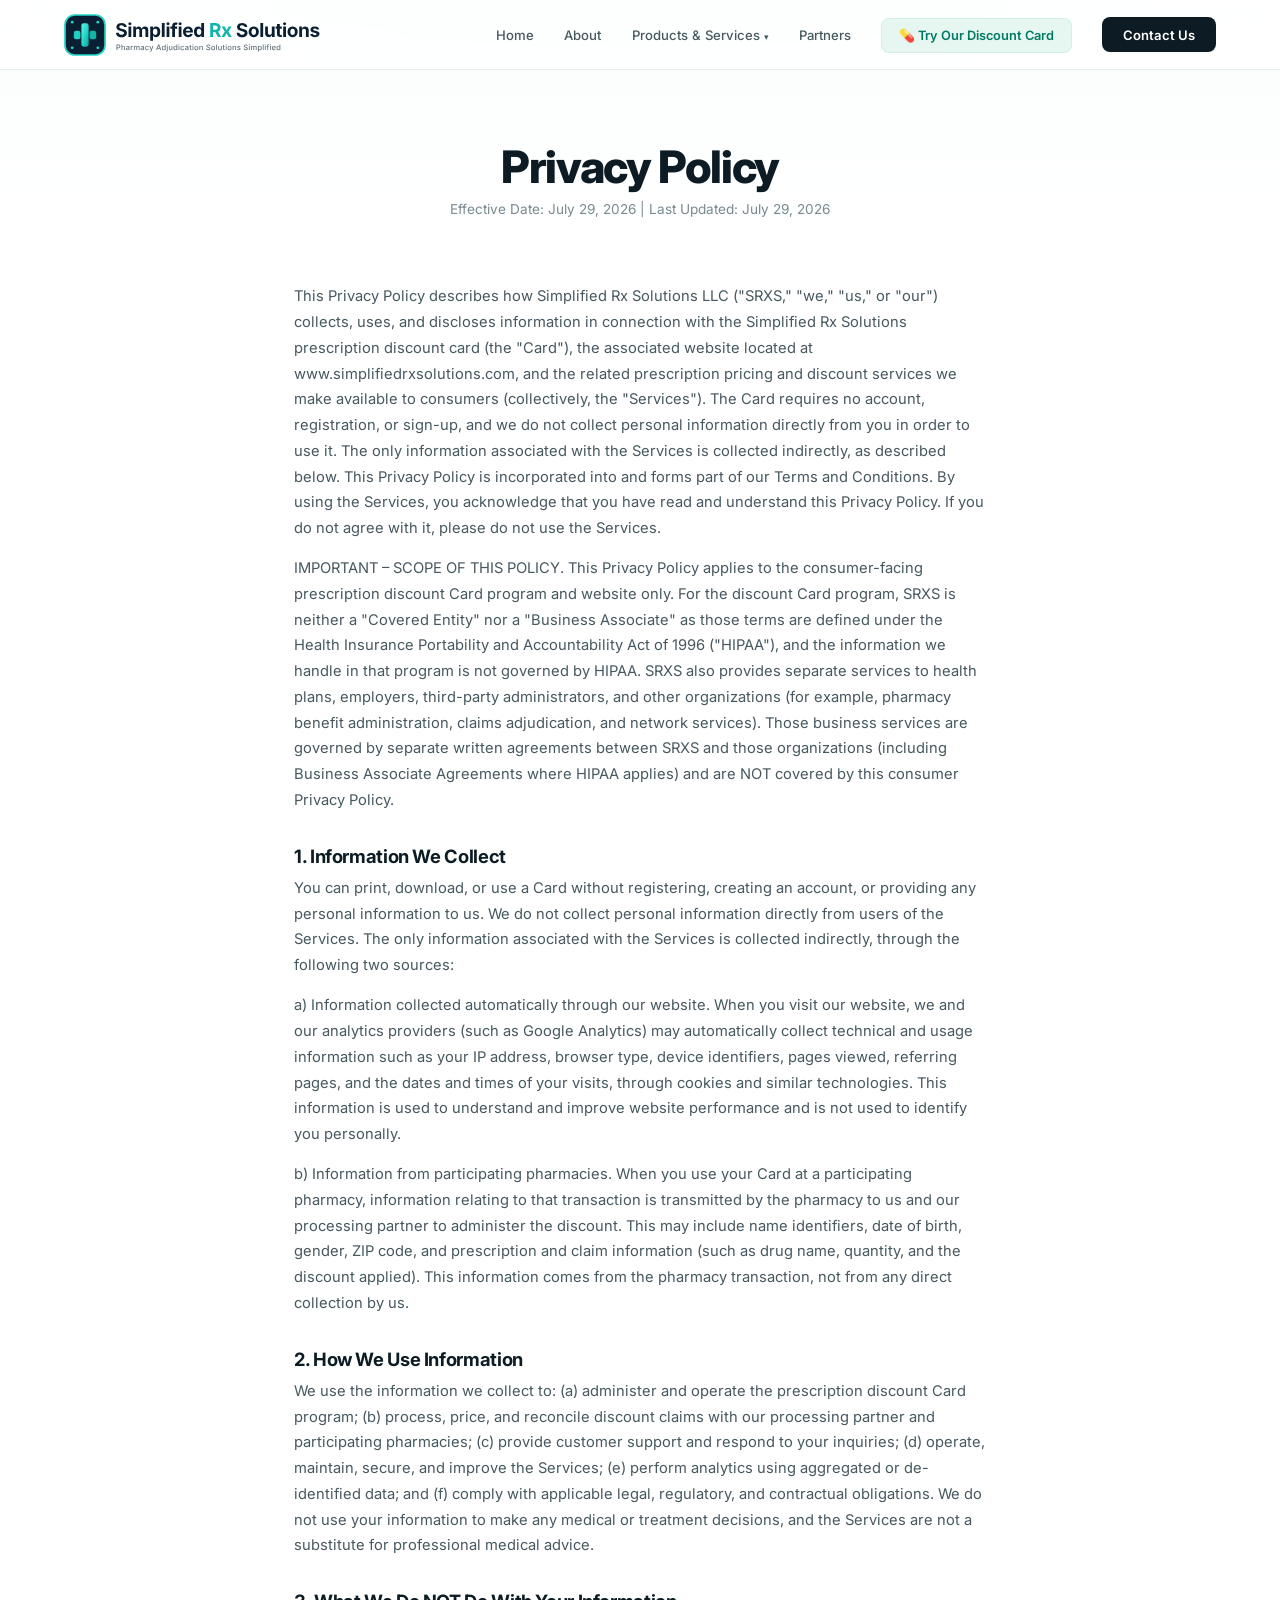
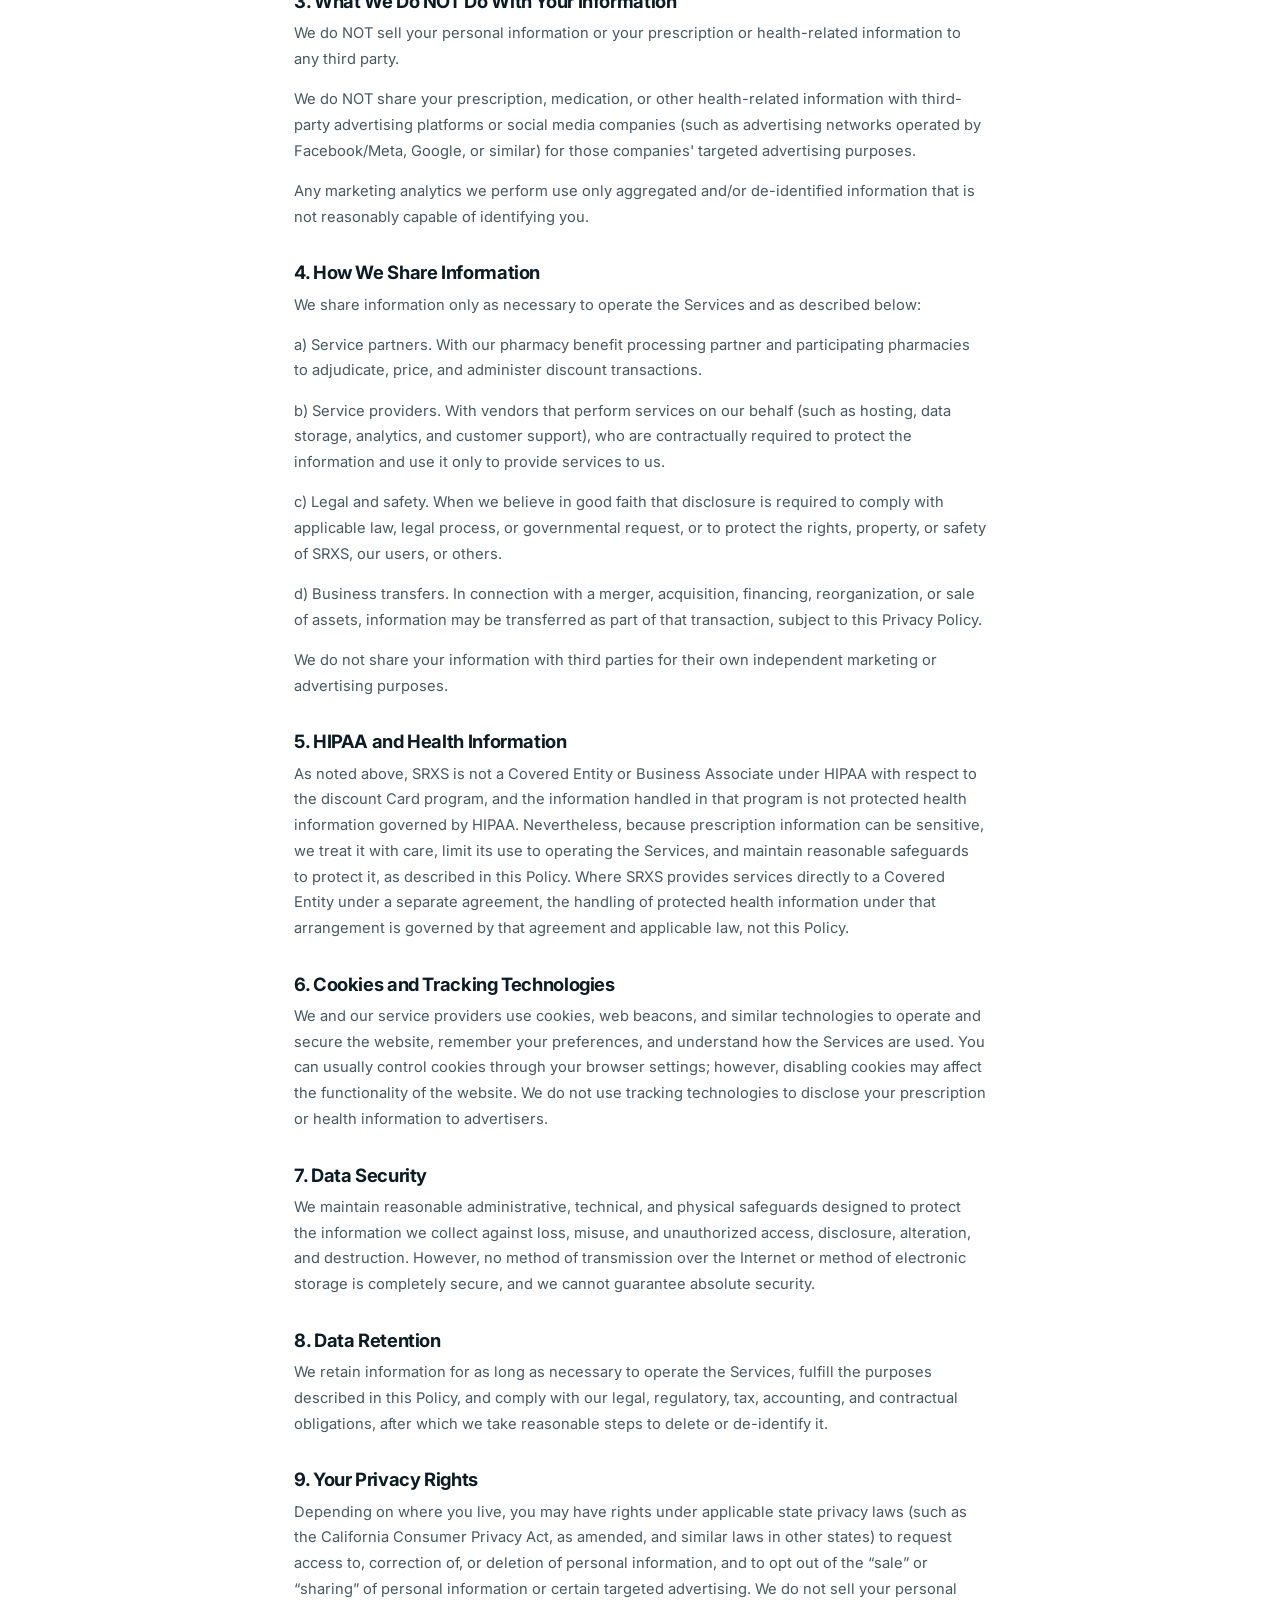
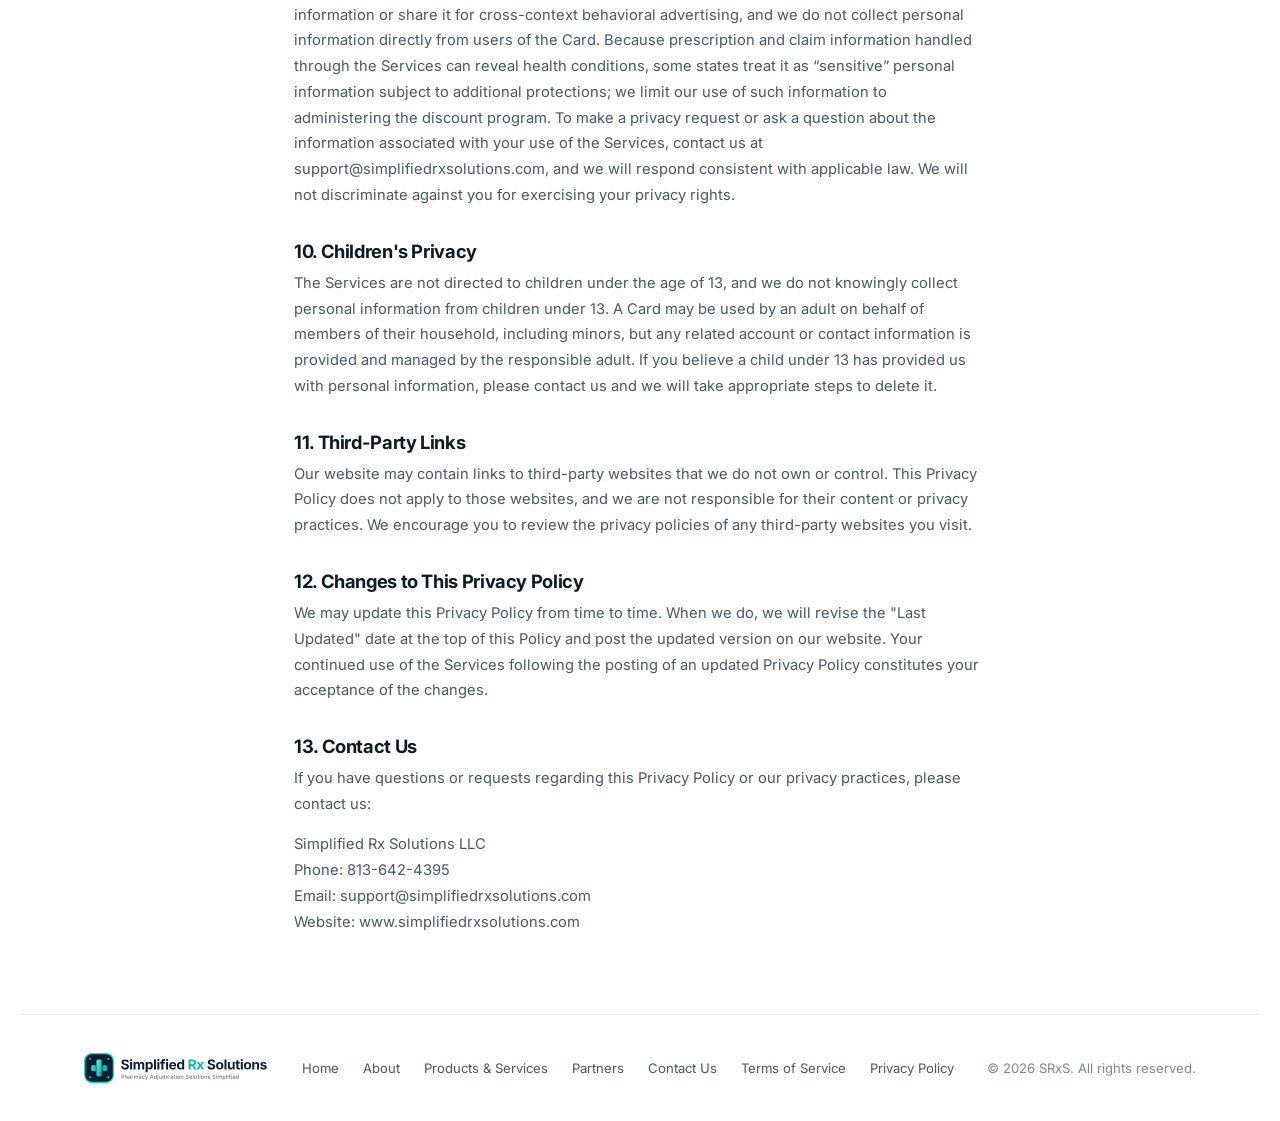
<file: privacy.html>
<!DOCTYPE html>
<html lang="en">
<head>
<!-- Google tag (gtag.js) -->
<script async src="https://www.googletagmanager.com/gtag/js?id=G-7KS7CNF6GP"></script>
<script>
  window.dataLayer = window.dataLayer || [];
  function gtag(){dataLayer.push(arguments);}
  gtag('js', new Date());

  gtag('config', 'G-7KS7CNF6GP');
</script>
<meta charset="UTF-8">
<meta name="viewport" content="width=device-width, initial-scale=1.0">
<meta name="description" content="Privacy Policy describing how Simplified Rx Solutions collects, uses, and discloses information.">
  <link rel="icon" type="image/svg+xml" href="favicon.svg">
  <link rel="icon" type="image/png" sizes="32x32" href="favicon-32x32.png">
  <link rel="icon" type="image/png" sizes="16x16" href="favicon-16x16.png">
  <link rel="icon" type="image/x-icon" href="favicon.ico">
  <link rel="apple-touch-icon" sizes="180x180" href="apple-touch-icon.png">
  <meta name="theme-color" content="#ffffff">
<title>Privacy Policy | SRxS Simplified Rx Solutions</title>
<link rel="preconnect" href="https://fonts.googleapis.com">
<link rel="preconnect" href="https://fonts.gstatic.com" crossorigin>
<link href="https://fonts.googleapis.com/css2?family=Inter:wght@400;500;600;700;800&display=swap" rel="stylesheet">
<style>
  :root {
    --bg: #ffffff;
    --bg-tint: #f4f9f8;
    --surface: #ffffff;
    --surface2: #f7faf9;
    --border: #e5ecea;
    --border-strong: #d6e2df;
    --teal: #00b894;
    --teal-deep: #009e7f;
    --teal-ink: #007a63;
    --teal-soft: #e6f7f2;
    --teal-soft2: #d3f0e8;
    --ink: #0d1c24;
    --body: #47585f;
    --muted: #7a8a90;
    --shadow-sm: 0 1px 2px rgba(13,28,36,0.04), 0 2px 8px rgba(13,28,36,0.04);
    --shadow-md: 0 8px 24px rgba(13,28,36,0.07), 0 2px 6px rgba(13,28,36,0.04);
    --shadow-lg: 0 24px 60px rgba(0,158,127,0.16), 0 8px 24px rgba(13,28,36,0.08);
    --shadow-teal: 0 12px 28px rgba(0,184,148,0.28);
  }

  *, *::before, *::after { box-sizing: border-box; margin: 0; padding: 0; }
  html { scroll-behavior: smooth; -webkit-font-smoothing: antialiased; }
  body { font-family: 'Inter', sans-serif; background: var(--bg); color: var(--body); overflow-x: hidden; line-height: 1.6; }
  a { color: inherit; }
  button, input, select, textarea { font-family: inherit; }

  /* NAV */
  nav {
    position: fixed; top: 0; left: 0; right: 0; z-index: 100;
    display: flex; align-items: center; justify-content: space-between;
    padding: 0.85rem 5%;
    background: rgba(255,255,255,0.82);
    backdrop-filter: blur(18px) saturate(1.6);
    border-bottom: 1px solid var(--border);
  }
  .nav-logo { display: flex; align-items: center; }
  .nav-logo img, .nav-logo svg { height: 42px; width: auto; display: block; }
  .nav-links { display: flex; align-items: center; gap: 1.9rem; list-style: none; }
  .nav-links a { text-decoration: none; font-size: 0.82rem; font-weight: 500; color: var(--body); transition: color 0.2s; }
  .nav-links a:hover { color: var(--teal-deep); }
  .nav-links a.active { color: var(--teal-deep); font-weight: 600; }
  .nav-cta { background: var(--ink) !important; color: #fff !important; padding: 0.6rem 1.3rem; border-radius: 8px; font-weight: 600 !important; transition: background 0.2s, transform 0.2s !important; }
  .nav-cta:hover { background: #10303a !important; transform: translateY(-1px); }
  .nav-discount { background: var(--teal-soft) !important; border: 1px solid var(--teal-soft2) !important; color: var(--teal-ink) !important; padding: 0.55rem 1.05rem; border-radius: 8px; font-weight: 600 !important; font-size: 0.8rem !important; transition: background 0.2s, box-shadow 0.2s !important; }
  .nav-discount:hover { background: var(--teal-soft2) !important; box-shadow: 0 6px 16px rgba(0,184,148,0.18) !important; }

  /* BUTTONS */
  .btn-primary { display: inline-flex; align-items: center; gap: 0.5rem; background: var(--teal); color: #fff; padding: 0.9rem 1.9rem; border-radius: 10px; font-size: 0.92rem; font-weight: 600; text-decoration: none; box-shadow: var(--shadow-teal); transition: box-shadow 0.2s, transform 0.2s, background 0.2s; }
  .btn-primary:hover { background: var(--teal-deep); box-shadow: 0 16px 34px rgba(0,158,127,0.34); transform: translateY(-2px); }
  .btn-ghost { display: inline-flex; align-items: center; gap: 0.5rem; border: 1px solid var(--border-strong); color: var(--ink); padding: 0.9rem 1.9rem; border-radius: 10px; font-size: 0.92rem; font-weight: 600; text-decoration: none; background: #fff; transition: border-color 0.2s, background 0.2s, transform 0.2s; margin-left: 1rem; }
  .btn-ghost:hover { border-color: var(--teal); background: var(--teal-soft); transform: translateY(-2px); }

  /* PAGE HERO */
  .page-hero {
    padding: 11rem 5% 5rem;
    position: relative; overflow: hidden; text-align: center;
    background:
      radial-gradient(ellipse 70% 55% at 50% -8%, var(--teal-soft) 0%, transparent 60%),
      linear-gradient(180deg, #fbfefd 0%, #ffffff 100%);
  }
  .hero-grid {
    position: absolute; inset: 0; z-index: 0; pointer-events: none;
    background-image:
      linear-gradient(rgba(0,158,127,0.05) 1px, transparent 1px),
      linear-gradient(90deg, rgba(0,158,127,0.05) 1px, transparent 1px);
    background-size: 56px 56px;
    mask-image: radial-gradient(ellipse 75% 55% at 50% 0%, black, transparent);
    -webkit-mask-image: radial-gradient(ellipse 75% 55% at 50% 0%, black, transparent);
  }
  .page-hero-content { position: relative; z-index: 1; max-width: 800px; margin: 0 auto; }
  .hero-badge {
    display: inline-flex; align-items: center; gap: 0.5rem;
    background: #fff; border: 1px solid var(--border-strong);
    padding: 0.4rem 1rem 0.4rem 0.7rem; border-radius: 100px;
    font-size: 0.74rem; font-weight: 600; letter-spacing: 0.02em; color: var(--teal-ink);
    box-shadow: var(--shadow-sm); margin-bottom: 1.9rem; animation: fadeUp 0.6s ease both;
  }
  .hero-badge::before { content: ''; width: 7px; height: 7px; border-radius: 50%; background: var(--teal); box-shadow: 0 0 0 4px rgba(0,184,148,0.15); animation: pulse 2.2s infinite; }
  @keyframes pulse { 0%, 100% { box-shadow: 0 0 0 4px rgba(0,184,148,0.15); } 50% { box-shadow: 0 0 0 7px rgba(0,184,148,0.04); } }
  h1 {
    font-family: 'Inter', sans-serif; font-size: clamp(2.6rem, 5.8vw, 4.8rem);
    font-weight: 800; line-height: 1.04; letter-spacing: -0.03em; color: var(--ink);
    margin-bottom: 1.3rem; animation: fadeUp 0.6s 0.08s ease both;
  }
  h1 .accent { background: linear-gradient(120deg, var(--teal), var(--teal-deep)); -webkit-background-clip: text; background-clip: text; -webkit-text-fill-color: transparent; color: var(--teal-deep); }
  .hero-sub { font-size: 1.08rem; line-height: 1.75; color: var(--body); max-width: 620px; margin: 0 auto; animation: fadeUp 0.6s 0.16s ease both; }

  /* COMMON */
  .section-label { display: inline-flex; align-items: center; gap: 0.55rem; font-size: 0.74rem; font-weight: 700; letter-spacing: 0.08em; text-transform: uppercase; color: var(--teal-deep); margin-bottom: 1rem; }
  .section-label::before { content: ''; width: 22px; height: 2px; border-radius: 2px; background: var(--teal); }
  h2 { font-family: 'Inter', sans-serif; font-size: clamp(1.8rem, 3.4vw, 2.7rem); font-weight: 800; line-height: 1.12; letter-spacing: -0.02em; color: var(--ink); margin-bottom: 1rem; }
  .body-text { font-size: 1rem; line-height: 1.8; color: var(--body); margin-bottom: 1.25rem; }

  /* MISSION */
  .mission-strip { padding: 5.5rem 5%; background: var(--bg-tint); border-top: 1px solid var(--border); border-bottom: 1px solid var(--border); position: relative; z-index: 1; }
  .mission-inner { max-width: 1160px; margin: 0 auto; display: grid; grid-template-columns: 1fr 2fr; gap: 4.5rem; align-items: start; }
  .expertise-pills { display: flex; flex-wrap: wrap; gap: 0.6rem; margin-top: 1.5rem; }
  .pill { background: var(--teal-soft); border: 1px solid var(--teal-soft2); color: var(--teal-ink); padding: 0.45rem 0.95rem; border-radius: 100px; font-size: 0.78rem; font-weight: 600; }

  /* STATS */
  .stats-row { padding: 5rem 5%; position: relative; z-index: 1; max-width: 1160px; margin: 0 auto; display: grid; grid-template-columns: repeat(4, 1fr); gap: 1.25rem; }
  .stat-card { background: #fff; border: 1px solid var(--border); border-radius: 16px; padding: 2rem; text-align: center; box-shadow: var(--shadow-sm); transition: border-color 0.2s, transform 0.2s, box-shadow 0.2s; }
  .stat-card:hover { border-color: var(--teal); transform: translateY(-4px); box-shadow: var(--shadow-md); }
  .stat-val { font-family: 'Inter', sans-serif; font-size: 2.6rem; font-weight: 800; color: var(--teal-deep); line-height: 1; margin-bottom: 0.5rem; }
  .stat-label { font-size: 0.82rem; color: var(--body); line-height: 1.45; }

  /* FOUNDERS */
  .founders { padding: 5rem 5% 6rem; position: relative; z-index: 1; max-width: 1160px; margin: 0 auto; }
  .founders-header { text-align: center; margin-bottom: 3.5rem; }
  .founders-header .section-label { justify-content: center; }
  .founders-header h2 { margin-bottom: 0.75rem; }
  .founders-header p { font-size: 1rem; color: var(--body); max-width: 580px; margin: 0 auto; line-height: 1.75; }
  .founders-grid { display: grid; grid-template-columns: repeat(2, 1fr); gap: 1.5rem; }
  .founder-card { background: #fff; border: 1px solid var(--border); border-radius: 20px; padding: 2.25rem; position: relative; overflow: hidden; box-shadow: var(--shadow-sm); transition: border-color 0.25s, transform 0.25s, box-shadow 0.25s; }
  .founder-card:hover { border-color: var(--border-strong); transform: translateY(-5px); box-shadow: var(--shadow-md); }
  .founder-card::before { content: ''; position: absolute; top: 0; left: 0; right: 0; height: 3px; background: linear-gradient(90deg, var(--teal), var(--teal-deep)); }
  .founder-avatar { width: 64px; height: 64px; border-radius: 50%; background: linear-gradient(135deg, var(--teal-soft), var(--teal-soft2)); border: 2px solid var(--teal-soft2); display: flex; align-items: center; justify-content: center; font-family: 'Inter', sans-serif; font-size: 1.4rem; font-weight: 800; color: var(--teal-deep); margin-bottom: 1.25rem; }
  .founder-name { font-family: 'Inter', sans-serif; font-size: 1.15rem; font-weight: 700; color: var(--ink); margin-bottom: 0.2rem; }
  .founder-title { font-size: 0.75rem; font-weight: 700; letter-spacing: 0.06em; text-transform: uppercase; color: var(--teal-deep); margin-bottom: 1rem; }
  .founder-bio { font-size: 0.86rem; line-height: 1.75; color: var(--body); margin-bottom: 1.25rem; }
  .founder-tags { display: flex; flex-wrap: wrap; gap: 0.4rem; }
  .founder-tag { background: var(--surface2); border: 1px solid var(--border); padding: 0.3rem 0.7rem; border-radius: 7px; font-size: 0.7rem; color: var(--muted); font-weight: 500; }
  .founder-email { display: inline-flex; align-items: center; gap: 0.45rem; margin-top: 1.1rem; background: var(--teal-soft); border: 1px solid var(--teal-soft2); color: var(--teal-ink); padding: 0.5rem 1rem; border-radius: 8px; font-size: 0.76rem; font-weight: 600; text-decoration: none; transition: background 0.2s, box-shadow 0.2s; }
  .founder-email:hover { background: var(--teal-soft2); box-shadow: 0 6px 14px rgba(0,184,148,0.16); }
  .founder-email::before { content: '✉'; font-size: 0.8rem; }

  /* EXPERTISE */
  .expertise-section { padding: 6rem 5%; background: var(--bg-tint); border-top: 1px solid var(--border); border-bottom: 1px solid var(--border); position: relative; overflow: hidden; z-index: 1; }
  .expertise-inner { max-width: 1160px; margin: 0 auto; display: grid; grid-template-columns: 1fr 1fr; gap: 4.5rem; align-items: center; position: relative; z-index: 1; }
  .expertise-grid { display: grid; grid-template-columns: 1fr 1fr; gap: 1rem; }
  .exp-box { background: #fff; border: 1px solid var(--border); border-radius: 14px; padding: 1.35rem; box-shadow: var(--shadow-sm); transition: border-color 0.2s, transform 0.2s, box-shadow 0.2s; }
  .exp-box:hover { border-color: var(--teal); transform: translateY(-3px); box-shadow: var(--shadow-md); }
  .exp-icon { width: 40px; height: 40px; border-radius: 10px; background: var(--teal-soft); display: flex; align-items: center; justify-content: center; font-size: 1.15rem; margin-bottom: 0.7rem; }
  .exp-box h4 { font-family: 'Inter', sans-serif; font-size: 0.9rem; font-weight: 700; color: var(--ink); margin-bottom: 0.3rem; }
  .exp-box p { font-size: 0.79rem; color: var(--body); line-height: 1.55; }

  /* CTA */
  .cta-section { padding: 7rem 5%; position: relative; overflow: hidden; z-index: 1; }
  .cta-inner { position: relative; z-index: 1; max-width: 900px; margin: 0 auto; text-align: center; background: linear-gradient(150deg, #0d1c24 0%, #123540 60%, #0c2a30 100%); border-radius: 28px; padding: 4.5rem 3rem; overflow: hidden; box-shadow: var(--shadow-lg); }
  .cta-inner::before { content: ''; position: absolute; top: -40%; right: -10%; width: 420px; height: 420px; background: radial-gradient(circle, rgba(0,184,148,0.35) 0%, transparent 65%); pointer-events: none; }
  .cta-inner > * { position: relative; z-index: 1; }
  .cta-inner .section-label { color: #4fe0bf; justify-content: center; }
  .cta-inner .section-label::before { background: #4fe0bf; }
  .cta-section h2 { color: #fff; font-size: clamp(2rem, 4vw, 3rem); margin-bottom: 1rem; }
  .cta-section p { font-size: 1.02rem; color: rgba(255,255,255,0.72); line-height: 1.75; margin: 0 auto 2.4rem; max-width: 520px; }
  .cta-inner .btn-ghost { background: rgba(255,255,255,0.06); border-color: rgba(255,255,255,0.18); color: #fff; }
  .cta-inner .btn-ghost:hover { background: rgba(255,255,255,0.12); border-color: rgba(255,255,255,0.35); }

  /* FOOTER */
  footer { border-top: 1px solid var(--border); padding: 2.4rem 5%; max-width: 1240px; margin: 0 auto; display: flex; justify-content: space-between; align-items: center; flex-wrap: wrap; gap: 1.25rem; font-size: 0.82rem; color: var(--muted); position: relative; z-index: 1; }
  .footer-logo img, .footer-logo svg { height: 30px; width: auto; display: block; }
  .footer-links { display: flex; gap: 1rem 1.5rem; flex-wrap: wrap; justify-content: center; }
  .footer-links a { color: var(--body); text-decoration: none; transition: color 0.2s; }
  .footer-links a:hover { color: var(--teal-deep); }

  @keyframes fadeUp { from { opacity: 0; transform: translateY(22px); } to { opacity: 1; transform: translateY(0); } }
  @media (prefers-reduced-motion: reduce) { *, *::before, *::after { animation: none !important; transition: none !important; scroll-behavior: auto !important; } }

  /* The logo lockup is wider than the old mark: tighten the row before the links collapse. */
  @media (max-width: 1140px) { .nav-links { gap: 1.1rem; } .nav-logo img, .nav-logo svg { height: 36px; } .nav-discount { padding: 0.5rem 0.8rem; } }
  @media (max-width: 600px) { .nav-logo img, .nav-logo svg { height: 32px; } .nav-cta { padding: 0.5rem 1rem; } }
  @media (max-width: 400px) { .nav-logo img, .nav-logo svg { height: 28px; } }
  @media (max-width: 1000px) {
    .founders-grid { grid-template-columns: 1fr 1fr; }
    .stats-row { grid-template-columns: 1fr 1fr; }
    .mission-inner, .expertise-inner { grid-template-columns: 1fr; gap: 3rem; }
  }
  @media (max-width: 700px) {
    .founders-grid { grid-template-columns: 1fr; }
    .expertise-grid { grid-template-columns: 1fr; }
    .btn-ghost { margin-left: 0; margin-top: 0.75rem; }
  }

  /* Products & Services dropdown */
  .nav-dd { position: relative; }
  .nav-dd-toggle { cursor: pointer; }
  .nav-dd-toggle.active { color: var(--teal-deep); font-weight: 600; }
  .dd-caret { font-size: 0.7em; }
  .nav-dd-menu { display: none; position: absolute; top: 100%; left: 0; min-width: 244px; background: #fff; border: 1px solid var(--border); border-radius: 10px; box-shadow: 0 14px 32px rgba(13,28,36,0.14); padding: 0.4rem; list-style: none; margin: 0.5rem 0 0; z-index: 200; }
  .nav-dd-menu::before { content: ''; position: absolute; left: 0; right: 0; top: -0.55rem; height: 0.55rem; }
  .dd-sep { height: 1px; background: var(--border); margin: 0.35rem; padding: 0; }
  .nav-dd:hover .nav-dd-menu, .nav-dd:focus-within .nav-dd-menu { display: block; }
  .nav-dd-menu li { display: block; }
  .nav-dd-menu a { display: flex; align-items: center; gap: 0.5rem; padding: 0.55rem 0.65rem; border-radius: 7px; font-size: 0.85rem; font-weight: 500; white-space: nowrap; color: var(--body); }
  .nav-dd-menu a:hover { background: var(--teal-soft); color: var(--teal-deep); text-decoration: none; }
  .nav-dd-menu a.active { color: var(--teal-deep); font-weight: 600; }
  .dd-tag { font-size: 0.58rem; font-weight: 700; letter-spacing: 0.05em; text-transform: uppercase; padding: 0.14rem 0.42rem; border-radius: 4px; flex-shrink: 0; }
  .dd-service { background: #eef3f1; color: #59646f; }
  .dd-product { background: var(--teal-soft); color: var(--teal-ink); }

  /* Legal pages */
  .legal-hero { padding: 9rem 5% 2.5rem; text-align: center; background: radial-gradient(ellipse 70% 55% at 50% -8%, var(--teal-soft) 0%, transparent 60%), linear-gradient(180deg,#fbfefd,#fff); }
  .legal-hero h1 { font-family:'Inter', sans-serif; font-weight:800; font-size: clamp(2rem,4vw,2.8rem); color: var(--ink); margin-bottom: 0.5rem; }
  .legal-hero .eff { color: var(--muted); font-size: 0.85rem; }
  .legal { max-width: 820px; margin: 0 auto; padding: 1.5rem 5% 4rem; }
  .legal h2 { font-family:'Inter', sans-serif; font-weight:700; font-size: 1.15rem; color: var(--ink); margin: 2rem 0 0.6rem; }
  .legal p { font-size: 0.92rem; line-height: 1.75; color: var(--body); margin-bottom: 0.9rem; }
  .legal a { color: var(--teal-deep); }
  .legal .callout { background: var(--teal-soft); border: 1px solid var(--teal-soft2); border-radius: 12px; padding: 1rem 1.25rem; margin: 1.25rem 0; }
  .legal .callout p { margin: 0; color: var(--ink); }
  .legal .contact-block p { margin: 0.15rem 0; }
  .legal .note { font-size: 0.8rem; color: var(--muted); border-top: 1px solid var(--border); margin-top: 2.25rem; padding-top: 1.1rem; }
</style>
<link rel="stylesheet" href="assets/nav.css">
<script src="assets/nav.js" defer></script>
</head>
<body>


<!-- NAV -->
<nav>
  <div class="nav-logo">
    <a href="index.html" aria-label="SRxS home"><img src="assets/srxs-logo-light.svg" alt="Simplified Rx Solutions" width="396" height="64"></a>
  </div>
  <button class="nav-toggle" type="button" aria-label="Open menu" aria-expanded="false" aria-controls="primary-menu"><span></span><span></span><span></span></button>
  <ul class="nav-links" id="primary-menu">
    <li><a href="index.html">Home</a></li>
    <li><a href="about.html">About</a></li>
    <li class="nav-dd">
      <a href="services.html" class="nav-dd-toggle">Products &amp; Services <span class="dd-caret">&#9662;</span></a>
      <ul class="nav-dd-menu">
        <li><a href="services.html">Overview</a></li>
        <li><a href="discount-card.html"><span class="dd-tag dd-product">Product</span> SRxS Discount Card</a></li>
        <li class="dd-sep" aria-hidden="true"></li>
        <li><a href="services.html#pba"><span class="dd-tag dd-service">Service</span> Pharmacy Benefit Administration</a></li>
        <li><a href="dcp.html"><span class="dd-tag dd-service">Service</span> White-Label Program</a></li>
      </ul>
    </li>
    <li><a href="partners.html">Partners</a></li>
    <li><a href="https://srxsdc.com/card/SRXS001" target="_blank" rel="noopener noreferrer" class="nav-discount">💊 Try Our Discount Card</a></li>
    <li class="nav-cta-li"><a href="#" onclick="openModal(); return false;" class="nav-cta">Contact Us</a></li>
  </ul>
</nav>

<section class="legal-hero"><h1>Privacy Policy</h1><p class="eff">Effective Date: July 29, 2026  |   Last Updated: July 29, 2026</p></section>
<main class="legal">
<p>This Privacy Policy describes how Simplified Rx Solutions LLC (&quot;SRXS,&quot; &quot;we,&quot; &quot;us,&quot; or &quot;our&quot;) collects, uses, and discloses information in connection with the Simplified Rx Solutions prescription discount card (the &quot;Card&quot;), the associated website located at www.simplifiedrxsolutions.com, and the related prescription pricing and discount services we make available to consumers (collectively, the &quot;Services&quot;). The Card requires no account, registration, or sign-up, and we do not collect personal information directly from you in order to use it. The only information associated with the Services is collected indirectly, as described below. This Privacy Policy is incorporated into and forms part of our Terms and Conditions. By using the Services, you acknowledge that you have read and understand this Privacy Policy. If you do not agree with it, please do not use the Services.</p>
<p>IMPORTANT – SCOPE OF THIS POLICY. This Privacy Policy applies to the consumer-facing prescription discount Card program and website only. For the discount Card program, SRXS is neither a &quot;Covered Entity&quot; nor a &quot;Business Associate&quot; as those terms are defined under the Health Insurance Portability and Accountability Act of 1996 (&quot;HIPAA&quot;), and the information we handle in that program is not governed by HIPAA. SRXS also provides separate services to health plans, employers, third-party administrators, and other organizations (for example, pharmacy benefit administration, claims adjudication, and network services). Those business services are governed by separate written agreements between SRXS and those organizations (including Business Associate Agreements where HIPAA applies) and are NOT covered by this consumer Privacy Policy.</p>
<h2>1. Information We Collect</h2><p>You can print, download, or use a Card without registering, creating an account, or providing any personal information to us. We do not collect personal information directly from users of the Services. The only information associated with the Services is collected indirectly, through the following two sources:</p><p>a) Information collected automatically through our website. When you visit our website, we and our analytics providers (such as Google Analytics) may automatically collect technical and usage information such as your IP address, browser type, device identifiers, pages viewed, referring pages, and the dates and times of your visits, through cookies and similar technologies. This information is used to understand and improve website performance and is not used to identify you personally.</p><p>b) Information from participating pharmacies. When you use your Card at a participating pharmacy, information relating to that transaction is transmitted by the pharmacy to us and our processing partner to administer the discount. This may include name identifiers, date of birth, gender, ZIP code, and prescription and claim information (such as drug name, quantity, and the discount applied). This information comes from the pharmacy transaction, not from any direct collection by us.</p>
<h2>2. How We Use Information</h2><p>We use the information we collect to: (a) administer and operate the prescription discount Card program; (b) process, price, and reconcile discount claims with our processing partner and participating pharmacies; (c) provide customer support and respond to your inquiries; (d) operate, maintain, secure, and improve the Services; (e) perform analytics using aggregated or de-identified data; and (f) comply with applicable legal, regulatory, and contractual obligations. We do not use your information to make any medical or treatment decisions, and the Services are not a substitute for professional medical advice.</p>
<h2>3. What We Do NOT Do With Your Information</h2><p>We do NOT sell your personal information or your prescription or health-related information to any third party.</p><p>We do NOT share your prescription, medication, or other health-related information with third-party advertising platforms or social media companies (such as advertising networks operated by Facebook/Meta, Google, or similar) for those companies&#x27; targeted advertising purposes.</p><p>Any marketing analytics we perform use only aggregated and/or de-identified information that is not reasonably capable of identifying you.</p>
<h2>4. How We Share Information</h2><p>We share information only as necessary to operate the Services and as described below:</p><p>a) Service partners. With our pharmacy benefit processing partner and participating pharmacies to adjudicate, price, and administer discount transactions.</p><p>b) Service providers. With vendors that perform services on our behalf (such as hosting, data storage, analytics, and customer support), who are contractually required to protect the information and use it only to provide services to us.</p><p>c) Legal and safety. When we believe in good faith that disclosure is required to comply with applicable law, legal process, or governmental request, or to protect the rights, property, or safety of SRXS, our users, or others.</p><p>d) Business transfers. In connection with a merger, acquisition, financing, reorganization, or sale of assets, information may be transferred as part of that transaction, subject to this Privacy Policy.</p><p>We do not share your information with third parties for their own independent marketing or advertising purposes.</p>
<h2>5. HIPAA and Health Information</h2><p>As noted above, SRXS is not a Covered Entity or Business Associate under HIPAA with respect to the discount Card program, and the information handled in that program is not protected health information governed by HIPAA. Nevertheless, because prescription information can be sensitive, we treat it with care, limit its use to operating the Services, and maintain reasonable safeguards to protect it, as described in this Policy. Where SRXS provides services directly to a Covered Entity under a separate agreement, the handling of protected health information under that arrangement is governed by that agreement and applicable law, not this Policy.</p>
<h2>6. Cookies and Tracking Technologies</h2><p>We and our service providers use cookies, web beacons, and similar technologies to operate and secure the website, remember your preferences, and understand how the Services are used. You can usually control cookies through your browser settings; however, disabling cookies may affect the functionality of the website. We do not use tracking technologies to disclose your prescription or health information to advertisers.</p>
<h2>7. Data Security</h2><p>We maintain reasonable administrative, technical, and physical safeguards designed to protect the information we collect against loss, misuse, and unauthorized access, disclosure, alteration, and destruction. However, no method of transmission over the Internet or method of electronic storage is completely secure, and we cannot guarantee absolute security.</p>
<h2>8. Data Retention</h2><p>We retain information for as long as necessary to operate the Services, fulfill the purposes described in this Policy, and comply with our legal, regulatory, tax, accounting, and contractual obligations, after which we take reasonable steps to delete or de-identify it.</p>
<h2>9. Your Privacy Rights</h2><p>Depending on where you live, you may have rights under applicable state privacy laws (such as the California Consumer Privacy Act, as amended, and similar laws in other states) to request access to, correction of, or deletion of personal information, and to opt out of the “sale” or “sharing” of personal information or certain targeted advertising. We do not sell your personal information or share it for cross-context behavioral advertising, and we do not collect personal information directly from users of the Card. Because prescription and claim information handled through the Services can reveal health conditions, some states treat it as “sensitive” personal information subject to additional protections; we limit our use of such information to administering the discount program. To make a privacy request or ask a question about the information associated with your use of the Services, contact us at support@simplifiedrxsolutions.com, and we will respond consistent with applicable law. We will not discriminate against you for exercising your privacy rights.</p>
<h2>10. Children&#x27;s Privacy</h2><p>The Services are not directed to children under the age of 13, and we do not knowingly collect personal information from children under 13. A Card may be used by an adult on behalf of members of their household, including minors, but any related account or contact information is provided and managed by the responsible adult. If you believe a child under 13 has provided us with personal information, please contact us and we will take appropriate steps to delete it.</p>
<h2>11. Third-Party Links</h2><p>Our website may contain links to third-party websites that we do not own or control. This Privacy Policy does not apply to those websites, and we are not responsible for their content or privacy practices. We encourage you to review the privacy policies of any third-party websites you visit.</p>
<h2>12. Changes to This Privacy Policy</h2><p>We may update this Privacy Policy from time to time. When we do, we will revise the &quot;Last Updated&quot; date at the top of this Policy and post the updated version on our website. Your continued use of the Services following the posting of an updated Privacy Policy constitutes your acceptance of the changes.</p>
<h2>13. Contact Us</h2><p>If you have questions or requests regarding this Privacy Policy or our privacy practices, please contact us:</p><p>Simplified Rx Solutions LLC<br>Phone: 813-642-4395<br>Email: support@simplifiedrxsolutions.com<br>Website: www.simplifiedrxsolutions.com</p>
</main>

<footer>
  <div class="footer-logo">
    <a href="index.html" aria-label="SRxS home"><img src="assets/srxs-logo-light.svg" alt="Simplified Rx Solutions" width="396" height="64"></a>
  </div>
  <div class="footer-links">
    <a href="index.html">Home</a>
    <a href="about.html">About</a>
    <a href="services.html">Products &amp; Services</a>
    <a href="partners.html">Partners</a>
    <a href="#" onclick="openModal(); return false;">Contact Us</a>
    <a href="terms.html">Terms of Service</a>
    <a href="privacy.html">Privacy Policy</a>
  </div>
  <div>© 2026 SRxS. All rights reserved.</div>
</footer>

<!-- ── CONTACT MODAL ── -->
<div id="contactModal" style="display:none; position:fixed; inset:0; z-index:999; align-items:center; justify-content:center;">
  <div id="modalBackdrop" onclick="closeModal()" style="position:absolute; inset:0; background:rgba(13,28,36,0.45); backdrop-filter:blur(6px);"></div>
  <div style="position:relative; z-index:1; background:#ffffff; border:1px solid #e5ecea; border-radius:20px; padding:2.5rem; width:100%; max-width:480px; margin:1rem; box-shadow:0 40px 90px rgba(13,28,36,0.25);">
    <div style="position:absolute; top:0; left:0; right:0; height:3px; background:linear-gradient(90deg,#00c9a3,#009e7f); border-radius:20px 20px 0 0;"></div>
    <button onclick="closeModal()" aria-label="Close" style="position:absolute; top:1rem; right:1rem; background:#f4f9f8; border:1px solid #e5ecea; color:#47585f; width:32px; height:32px; border-radius:50%; cursor:pointer; font-size:1rem; display:flex; align-items:center; justify-content:center; transition:background 0.2s;" onmouseover="this.style.background='#d3f0e8'" onmouseout="this.style.background='#f4f9f8'">&#x2715;</button>
    <div style="display:inline-flex; align-items:center; gap:0.5rem; background:#e6f7f2; border:1px solid #d3f0e8; padding:0.3rem 0.9rem; border-radius:100px; font-size:0.7rem; font-weight:700; letter-spacing:0.06em; text-transform:uppercase; color:#007a63; margin-bottom:1.25rem;">Get In Touch</div>
    <h3 style="font-family:'Inter', sans-serif; font-size:1.5rem; font-weight:700; letter-spacing:-0.02em; color:#0d1c24; margin-bottom:0.4rem;">Talk to an Expert</h3>
    <p style="font-size:0.85rem; color:#7a8a90; margin-bottom:1.75rem; line-height:1.6;">Fill out the form below and a member of the SRxS team will be in touch shortly.</p>
    <form id="contactForm" onsubmit="submitForm(event)" style="display:flex; flex-direction:column; gap:1rem;">
      <div style="display:grid; grid-template-columns:1fr 1fr; gap:1rem;">
        <div>
          <label style="display:block; font-size:0.72rem; font-weight:600; letter-spacing:0.04em; text-transform:uppercase; color:#7a8a90; margin-bottom:0.4rem;">Full Name *</label>
          <input type="text" id="cf-name" required placeholder="Jane Smith" style="width:100%; background:#f7faf9; border:1px solid #e5ecea; border-radius:9px; padding:0.7rem 0.9rem; font-size:0.88rem; color:#0d1c24; outline:none; font-family:'Inter',sans-serif; transition:border-color 0.2s, background 0.2s;" onfocus="this.style.borderColor='#00b894'; this.style.background='#fff'" onblur="this.style.borderColor='#e5ecea'; this.style.background='#f7faf9'">
        </div>
        <div>
          <label style="display:block; font-size:0.72rem; font-weight:600; letter-spacing:0.04em; text-transform:uppercase; color:#7a8a90; margin-bottom:0.4rem;">Phone Number</label>
          <input type="tel" id="cf-phone" placeholder="(555) 000-0000" style="width:100%; background:#f7faf9; border:1px solid #e5ecea; border-radius:9px; padding:0.7rem 0.9rem; font-size:0.88rem; color:#0d1c24; outline:none; font-family:'Inter',sans-serif; transition:border-color 0.2s, background 0.2s;" onfocus="this.style.borderColor='#00b894'; this.style.background='#fff'" onblur="this.style.borderColor='#e5ecea'; this.style.background='#f7faf9'">
        </div>
      </div>
      <div>
        <label style="display:block; font-size:0.72rem; font-weight:600; letter-spacing:0.04em; text-transform:uppercase; color:#7a8a90; margin-bottom:0.4rem;">Email Address *</label>
        <input type="email" id="cf-email" required placeholder="jane@company.com" style="width:100%; background:#f7faf9; border:1px solid #e5ecea; border-radius:9px; padding:0.7rem 0.9rem; font-size:0.88rem; color:#0d1c24; outline:none; font-family:'Inter',sans-serif; transition:border-color 0.2s, background 0.2s;" onfocus="this.style.borderColor='#00b894'; this.style.background='#fff'" onblur="this.style.borderColor='#e5ecea'; this.style.background='#f7faf9'">
      </div>
      <div>
        <label style="display:block; font-size:0.72rem; font-weight:600; letter-spacing:0.04em; text-transform:uppercase; color:#7a8a90; margin-bottom:0.4rem;">How Can We Help? *</label>
        <textarea id="cf-message" required rows="4" placeholder="Tell us about your organization and what you're looking for..." style="width:100%; background:#f7faf9; border:1px solid #e5ecea; border-radius:9px; padding:0.7rem 0.9rem; font-size:0.88rem; color:#0d1c24; outline:none; font-family:'Inter',sans-serif; resize:vertical; min-height:100px; transition:border-color 0.2s, background 0.2s;" onfocus="this.style.borderColor='#00b894'; this.style.background='#fff'" onblur="this.style.borderColor='#e5ecea'; this.style.background='#f7faf9'"></textarea>
      </div>
      <button type="submit" id="submitBtn" style="background:#00b894; color:#fff; border:none; padding:0.85rem 2rem; border-radius:10px; font-size:0.9rem; font-weight:700; cursor:pointer; font-family:'Inter', sans-serif; letter-spacing:0.02em; transition:box-shadow 0.2s, transform 0.2s, background 0.2s;" onmouseover="this.style.background='#009e7f'; this.style.boxShadow='0 12px 28px rgba(0,184,148,0.35)'; this.style.transform='translateY(-1px)'" onmouseout="this.style.background='#00b894'; this.style.boxShadow='none'; this.style.transform='none'">Send Message &#x2192;</button>
    </form>
    <div id="formSuccess" style="display:none; text-align:center; padding:2rem 0;">
      <div style="font-size:2.5rem; margin-bottom:1rem;">&#x2705;</div>
      <h3 style="font-family:'Inter', sans-serif; font-size:1.2rem; font-weight:700; color:#009e7f; margin-bottom:0.5rem;">Message Sent!</h3>
      <p style="font-size:0.85rem; color:#7a8a90; line-height:1.6;">Thank you for reaching out. A member of the SRxS team will be in touch with you shortly.</p>
    </div>
  </div>
</div>

<script>
function openModal() {
  var modal = document.getElementById('contactModal');
  modal.style.display = 'flex';
  document.body.style.overflow = 'hidden';
  document.getElementById('contactForm').style.display = 'flex';
  document.getElementById('formSuccess').style.display = 'none';
  var btn = document.getElementById('submitBtn');
  btn.disabled = false;
  btn.textContent = 'Send Message →';
}
function closeModal() {
  document.getElementById('contactModal').style.display = 'none';
  document.body.style.overflow = '';
}
document.addEventListener('keydown', function(e) {
  if (e.key === 'Escape') closeModal();
});
function submitForm(e) {
  e.preventDefault();
  var btn = document.getElementById('submitBtn');
  btn.textContent = 'Sending...';
  btn.disabled = true;

  var formData = new FormData();
  formData.append('name',    document.getElementById('cf-name').value);
  formData.append('email',   document.getElementById('cf-email').value);
  formData.append('phone',   document.getElementById('cf-phone').value);
  formData.append('message', document.getElementById('cf-message').value);

  fetch('contact.php', { method: 'POST', body: formData })
    .then(function(res) { return res.json(); })
    .then(function(data) {
      if (data.success) {
        document.getElementById('contactForm').reset();
        btn.textContent = 'Send Message →';
        btn.disabled = false;
        document.getElementById('contactForm').style.display = 'none';
        document.getElementById('formSuccess').style.display = 'block';
        setTimeout(closeModal, 3500);
      } else {
        btn.textContent = 'Send Message →';
        btn.disabled = false;
        alert('Something went wrong: ' + data.message);
      }
    })
    .catch(function() {
      btn.textContent = 'Send Message →';
      btn.disabled = false;
      alert('Network error. Please email us directly at info@simplifiedrxsolutions.com');
    });
}
document.addEventListener('DOMContentLoaded', function() {
  document.querySelectorAll('a[href="#contact"], a[href="index.html#contact"]').forEach(function(a) {
    a.addEventListener('click', function(e) { e.preventDefault(); openModal(); });
  });
  document.querySelectorAll('a[href^="mailto:info@srxs"]').forEach(function(a) {
    a.addEventListener('click', function(e) { e.preventDefault(); openModal(); });
  });
});
</script>
</body>
</html>
</file>
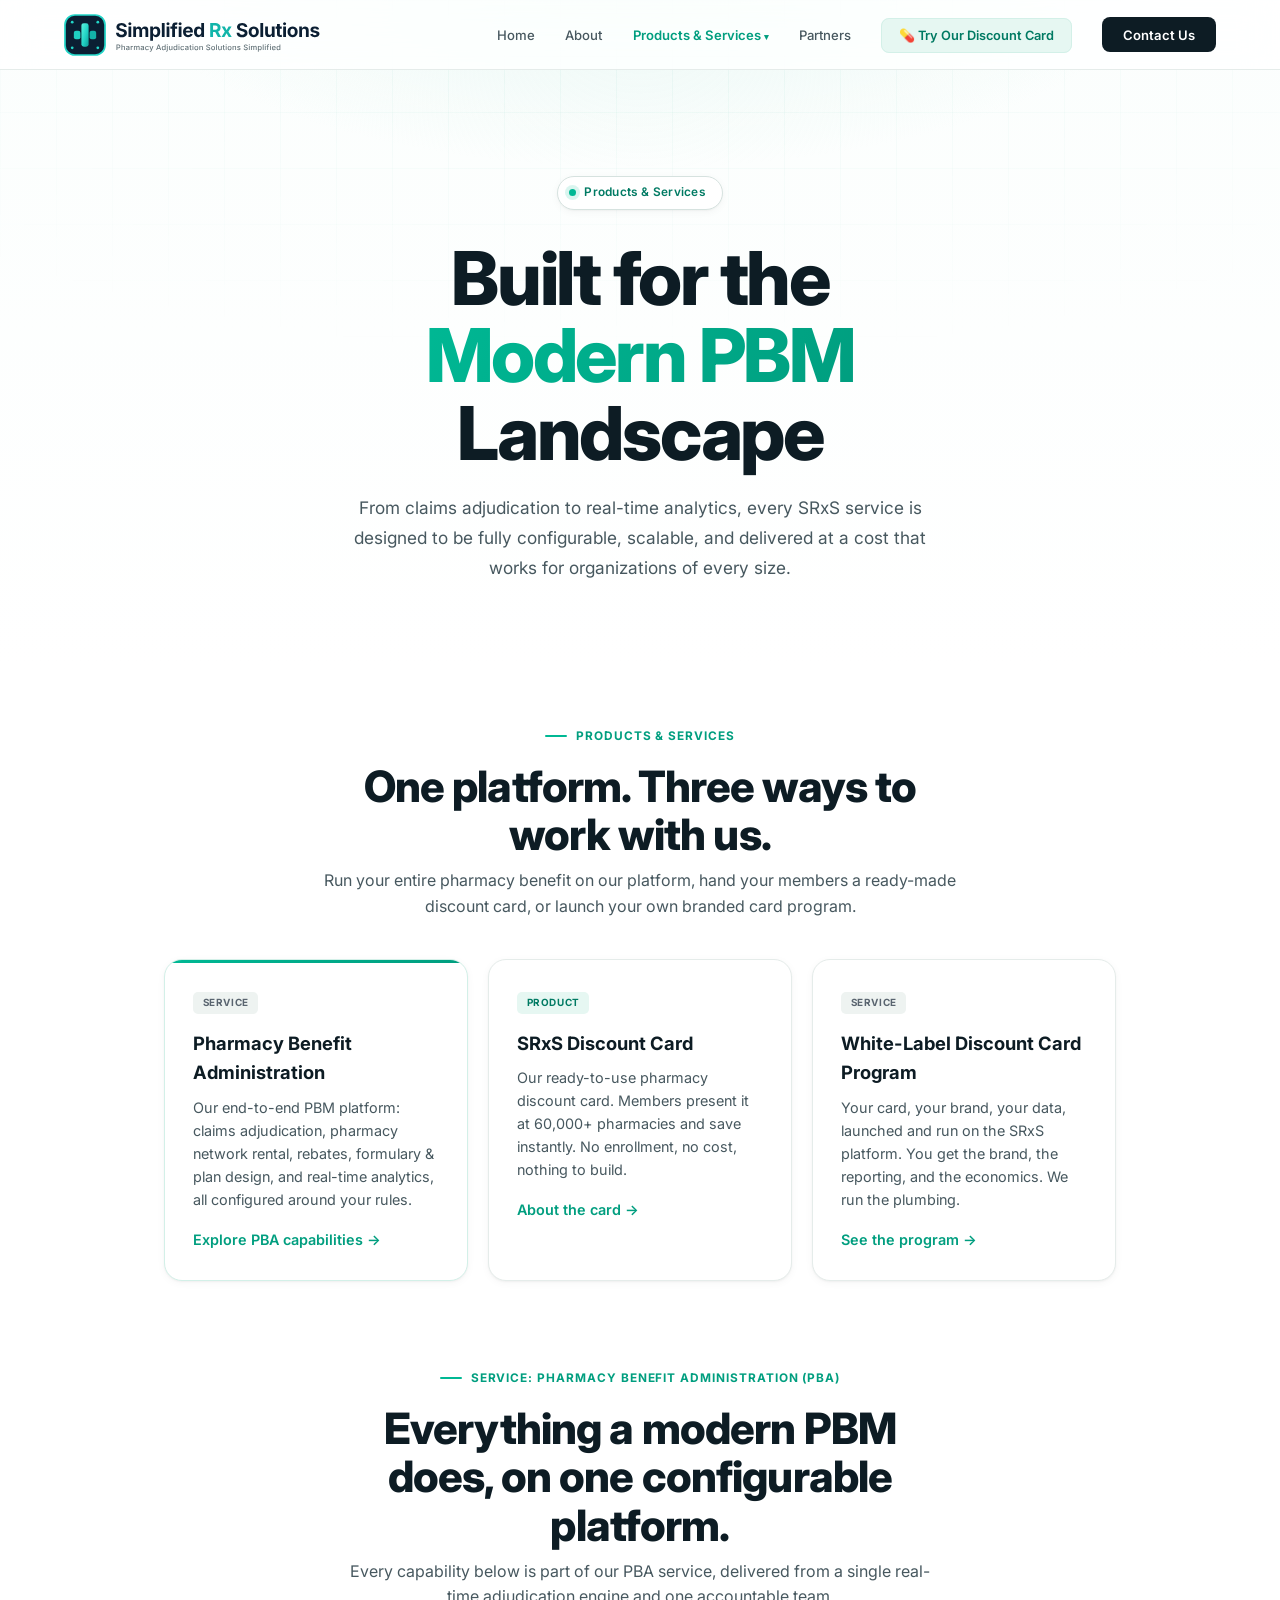
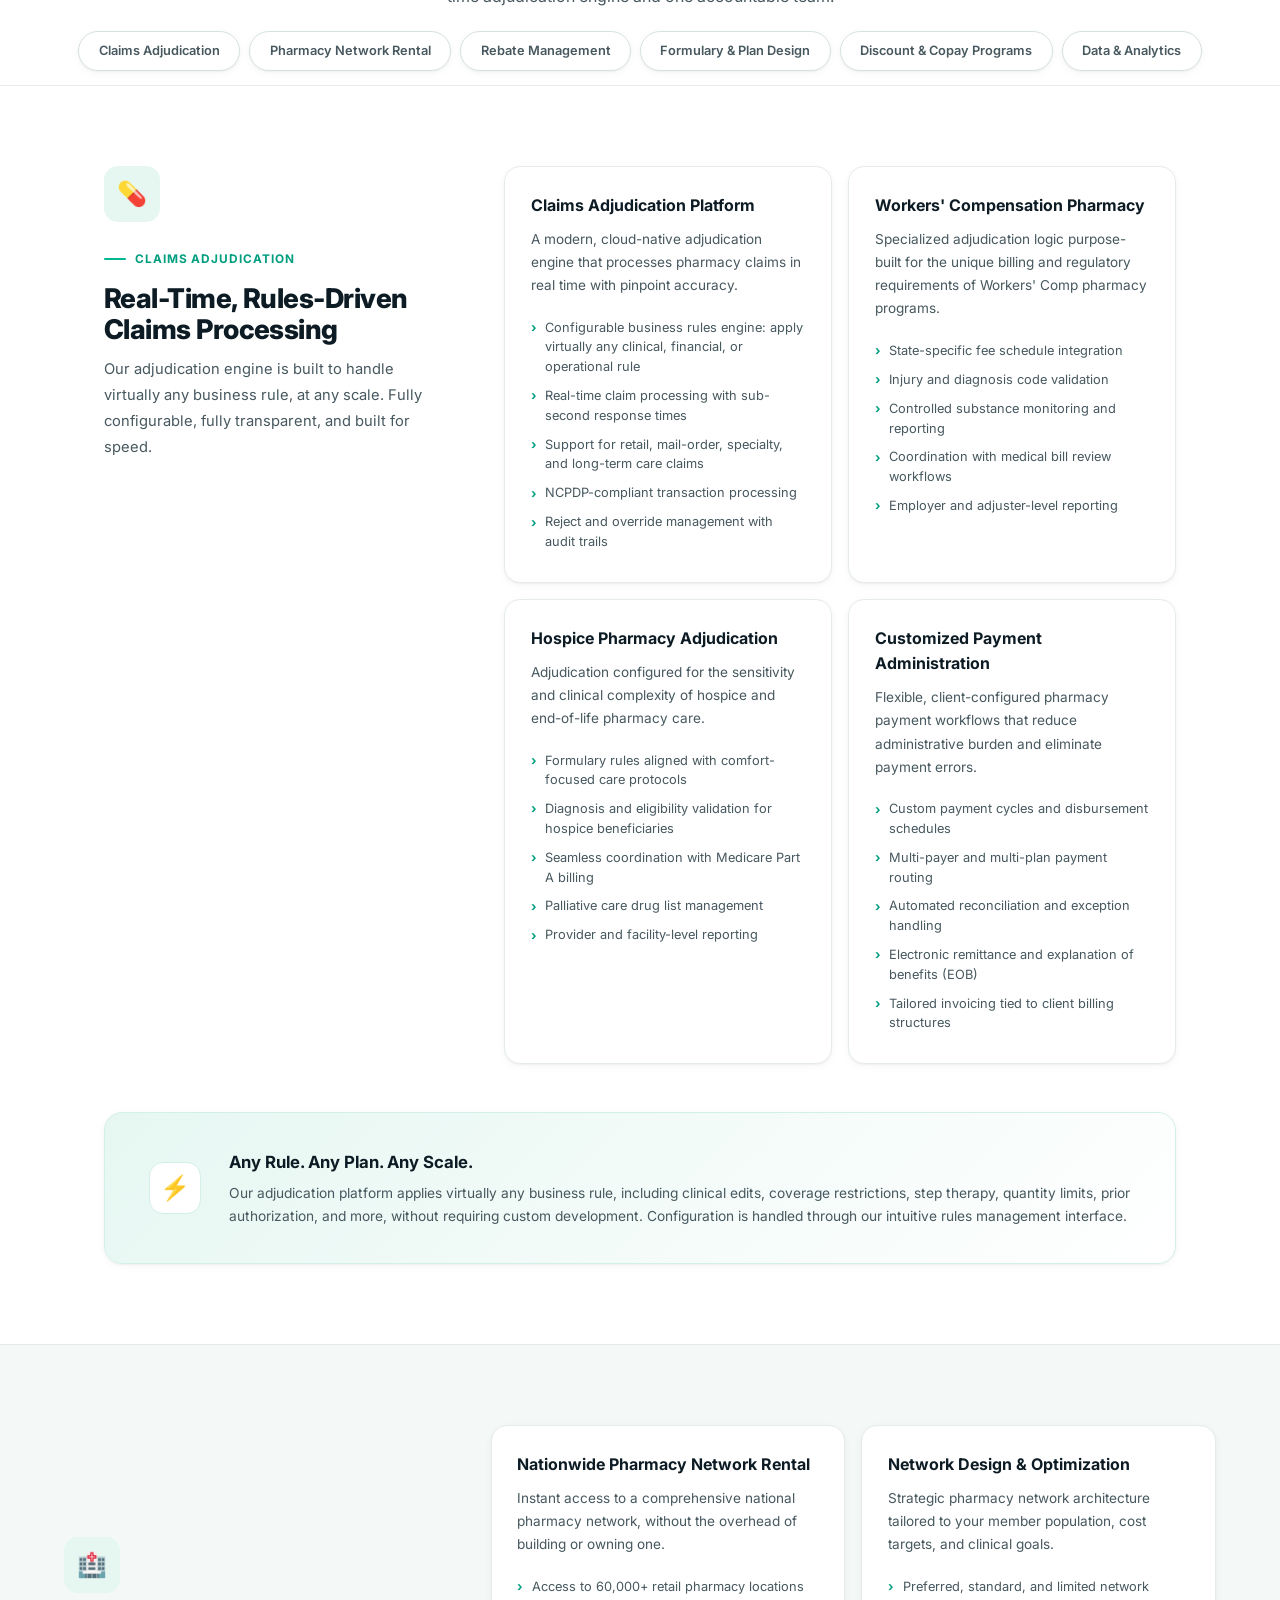
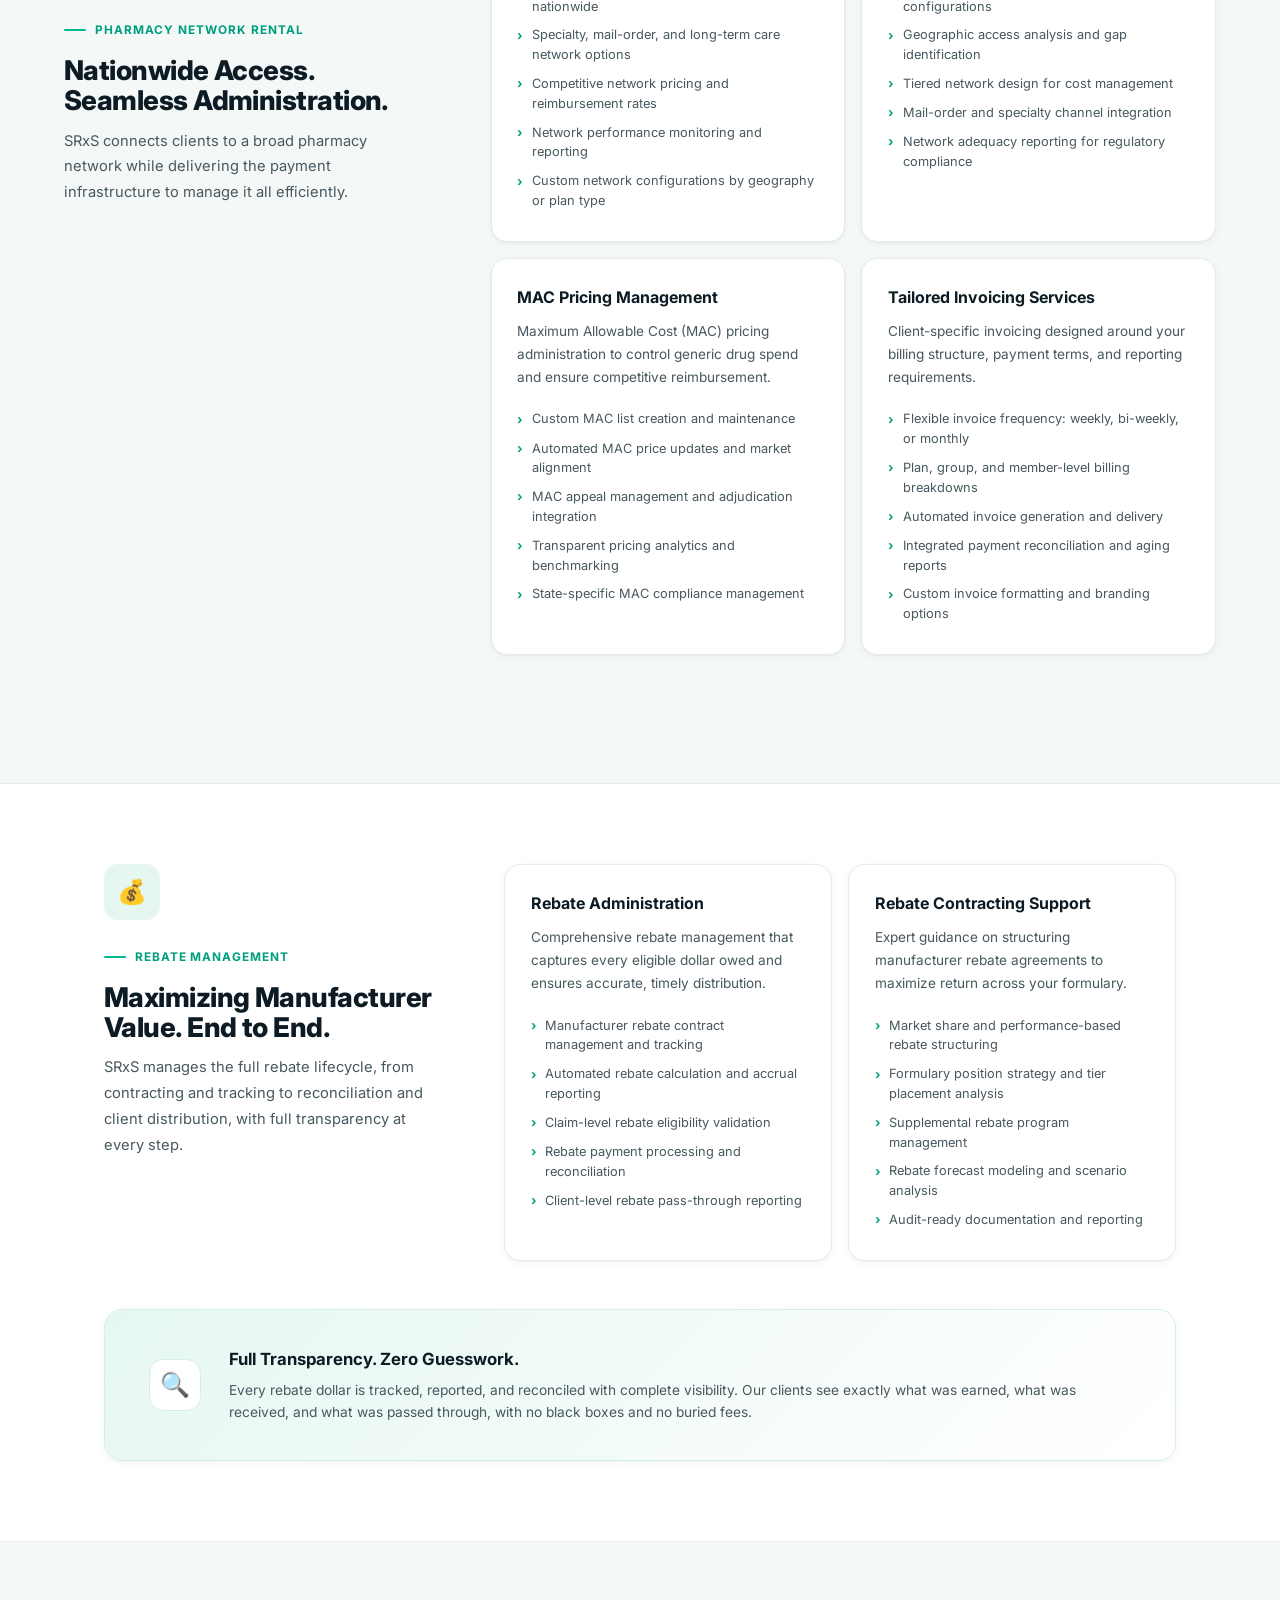
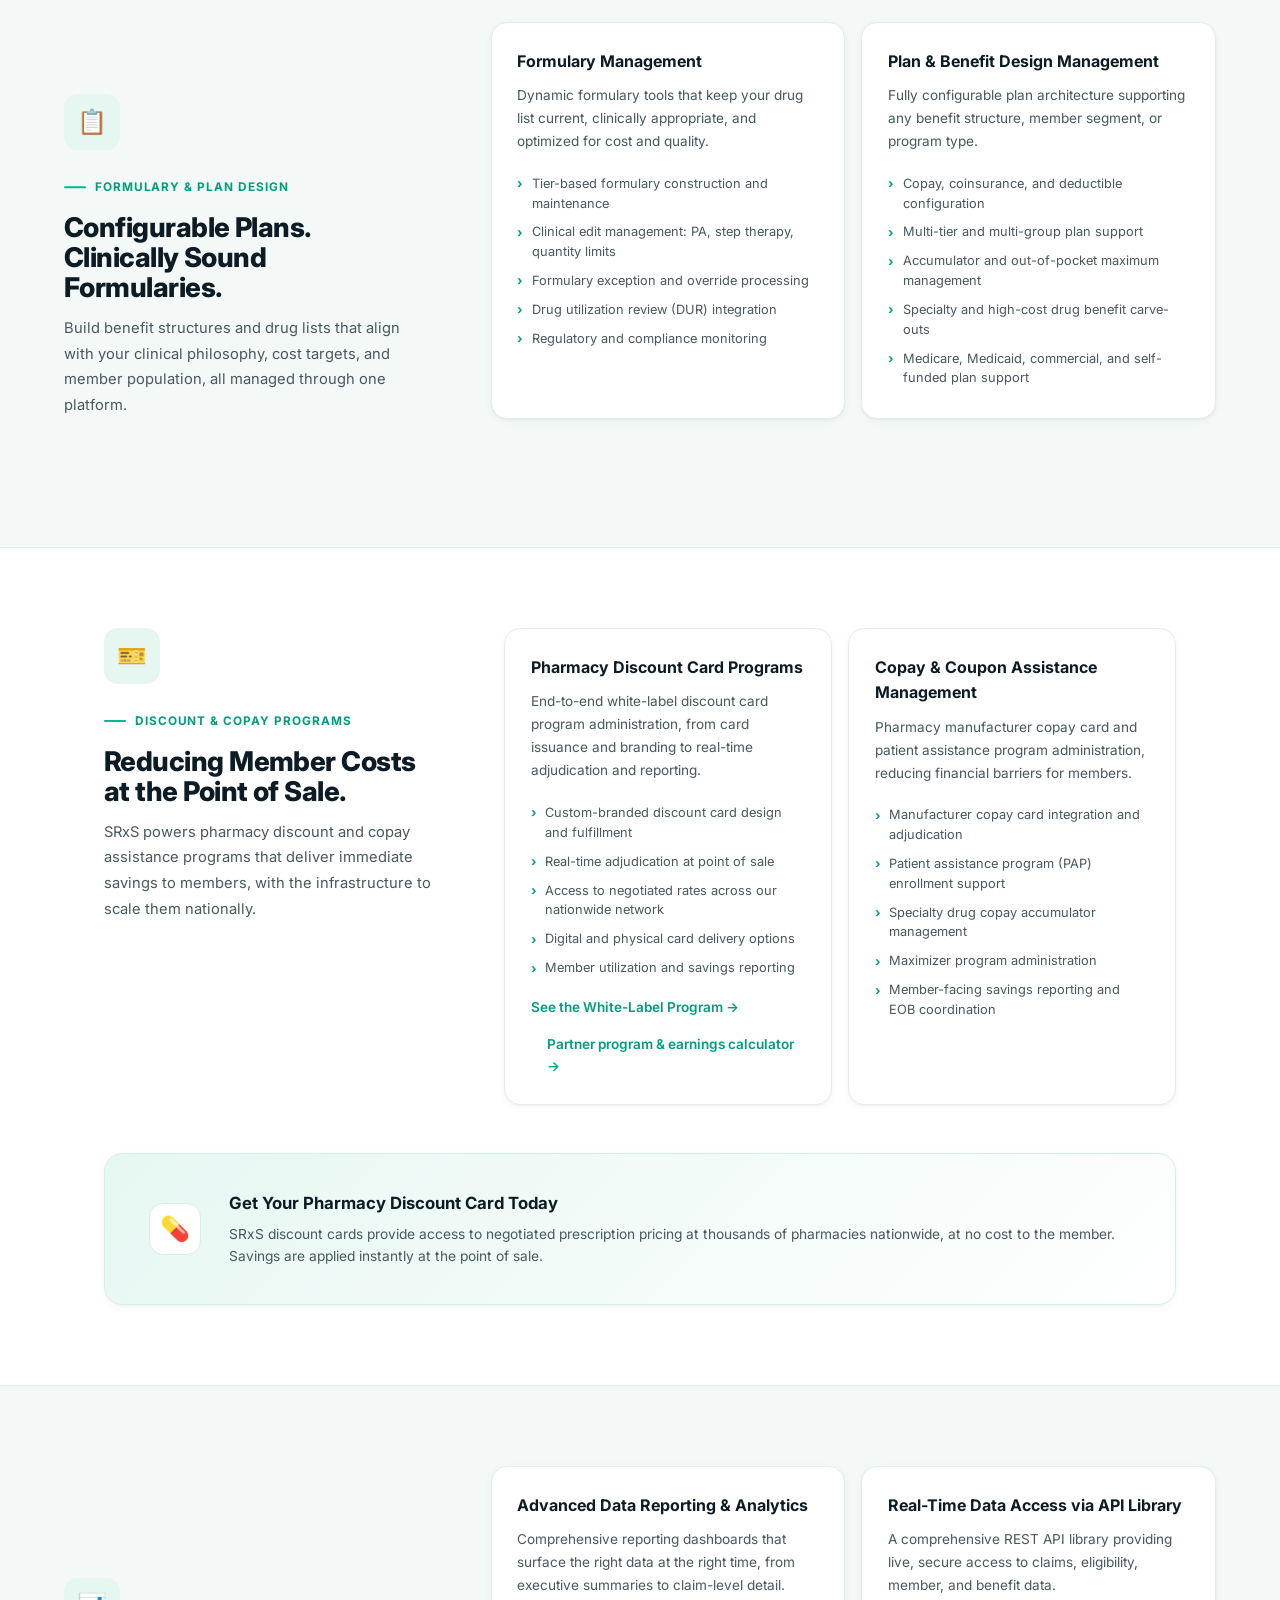
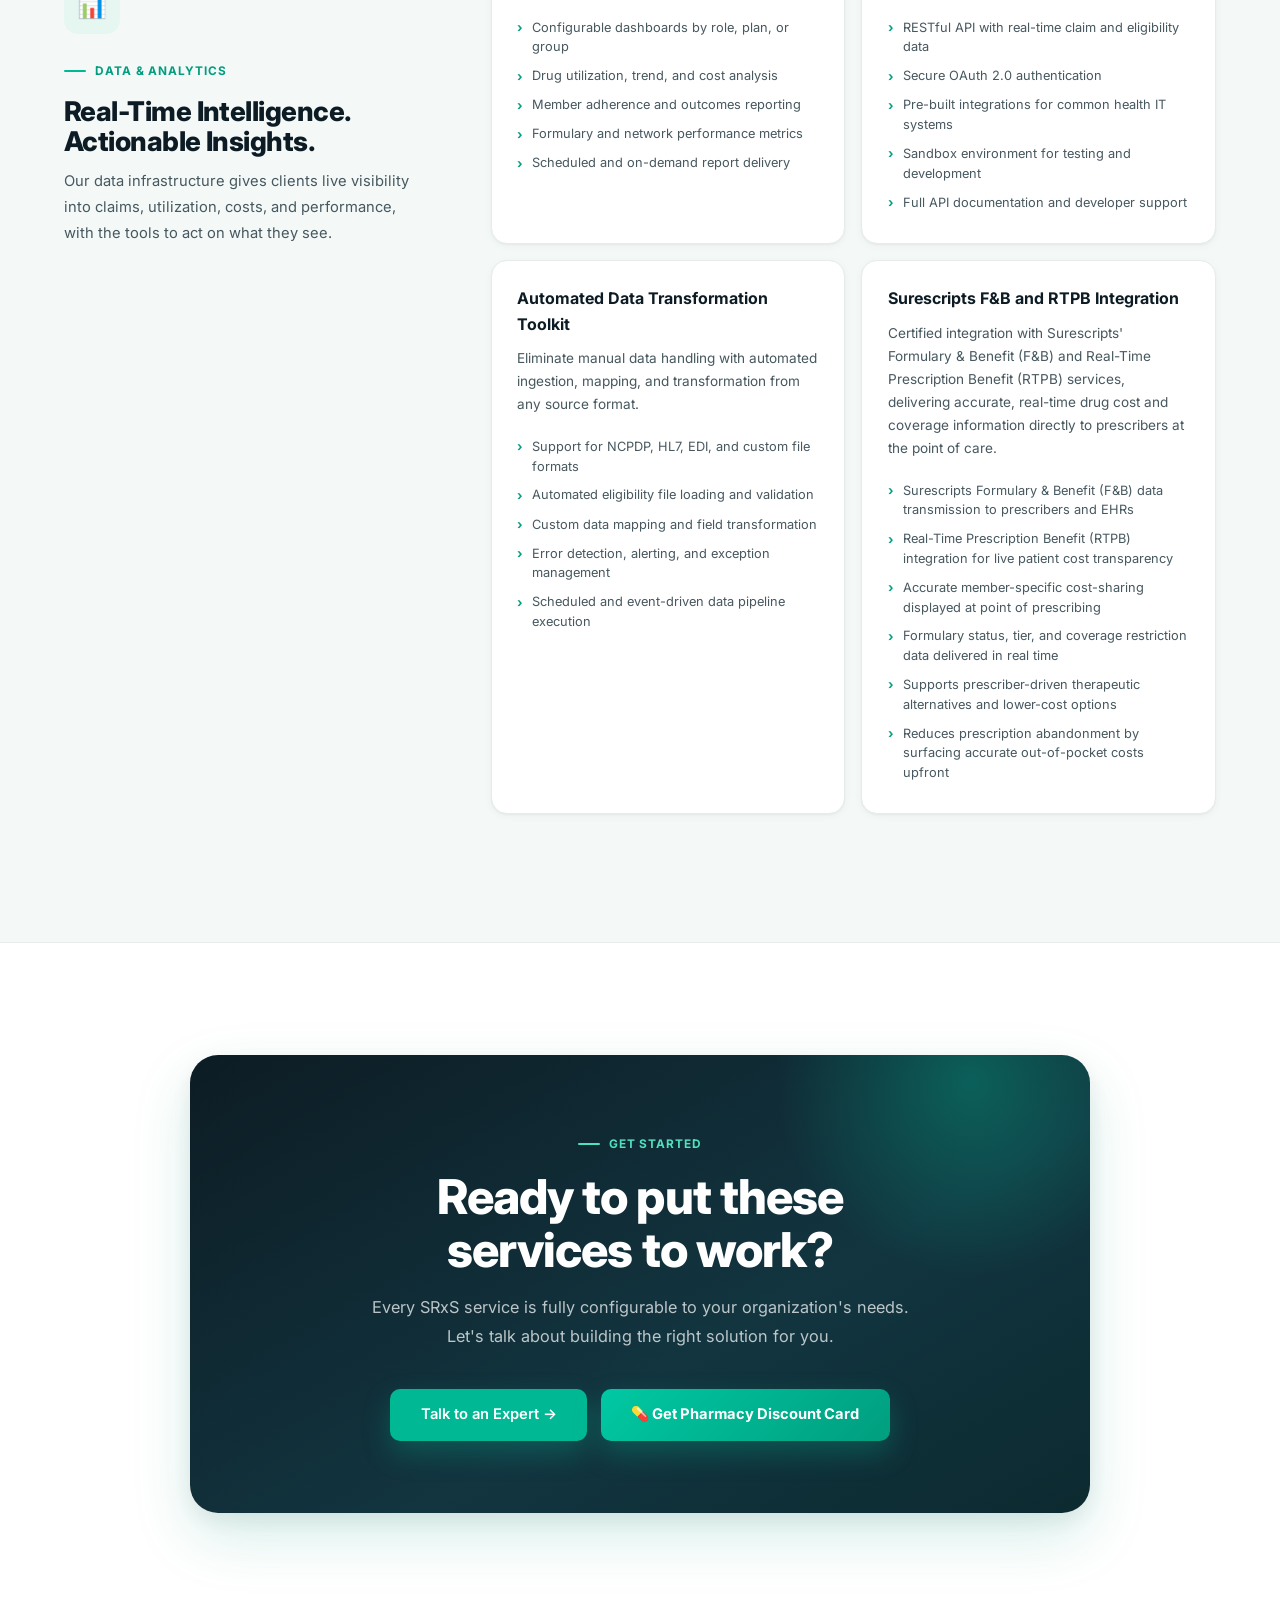
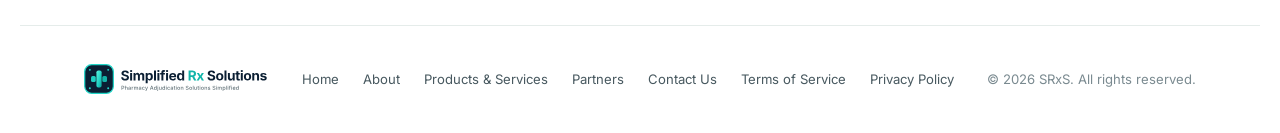
<file: services.html>
<!DOCTYPE html>
<html lang="en">
<head>
<!-- Google tag (gtag.js) -->
<script async src="https://www.googletagmanager.com/gtag/js?id=G-7KS7CNF6GP"></script>
<script>
  window.dataLayer = window.dataLayer || [];
  function gtag(){dataLayer.push(arguments);}
  gtag('js', new Date());

  gtag('config', 'G-7KS7CNF6GP');
</script>
<meta charset="UTF-8">
<meta name="viewport" content="width=device-width, initial-scale=1.0">
<meta name="description" content="Explore the full range of SRxS pharmacy benefit services: claims adjudication, network & payment, rebate management, formulary & plan design, discount programs, and data & analytics.">
  <link rel="icon" type="image/svg+xml" href="favicon.svg">
  <link rel="icon" type="image/png" sizes="32x32" href="favicon-32x32.png">
  <link rel="icon" type="image/png" sizes="16x16" href="favicon-16x16.png">
  <link rel="icon" type="image/x-icon" href="favicon.ico">
  <link rel="apple-touch-icon" sizes="180x180" href="apple-touch-icon.png">
  <meta name="theme-color" content="#ffffff">
<title>Services | SRxS Simplified Rx Solutions</title>
<link rel="preconnect" href="https://fonts.googleapis.com">
<link rel="preconnect" href="https://fonts.gstatic.com" crossorigin>
<link href="https://fonts.googleapis.com/css2?family=Inter:wght@400;500;600;700;800&display=swap" rel="stylesheet">
<style>
  :root {
    --bg: #ffffff;
    --bg-tint: #f4f9f8;
    --surface: #ffffff;
    --surface2: #f7faf9;
    --border: #e5ecea;
    --border-strong: #d6e2df;
    --teal: #00b894;
    --teal-deep: #009e7f;
    --teal-ink: #007a63;
    --teal-soft: #e6f7f2;
    --teal-soft2: #d3f0e8;
    --ink: #0d1c24;
    --body: #47585f;
    --muted: #7a8a90;
    --shadow-sm: 0 1px 2px rgba(13,28,36,0.04), 0 2px 8px rgba(13,28,36,0.04);
    --shadow-md: 0 8px 24px rgba(13,28,36,0.07), 0 2px 6px rgba(13,28,36,0.04);
    --shadow-lg: 0 24px 60px rgba(0,158,127,0.16), 0 8px 24px rgba(13,28,36,0.08);
    --shadow-teal: 0 12px 28px rgba(0,184,148,0.28);
  }

  *, *::before, *::after { box-sizing: border-box; margin: 0; padding: 0; }
  html { scroll-behavior: smooth; -webkit-font-smoothing: antialiased; }
  body { font-family: 'Inter', sans-serif; background: var(--bg); color: var(--body); overflow-x: hidden; line-height: 1.6; }
  a { color: inherit; }
  button, input, select, textarea { font-family: inherit; }

  /* NAV */
  nav { position: fixed; top: 0; left: 0; right: 0; z-index: 100; display: flex; align-items: center; justify-content: space-between; padding: 0.85rem 5%; background: rgba(255,255,255,0.82); backdrop-filter: blur(18px) saturate(1.6); border-bottom: 1px solid var(--border); }
  .nav-logo { display: flex; align-items: center; }
  .nav-logo img, .nav-logo svg { height: 42px; width: auto; display: block; }
  .nav-links { display: flex; align-items: center; gap: 1.9rem; list-style: none; }
  .nav-links a { text-decoration: none; font-size: 0.82rem; font-weight: 500; color: var(--body); transition: color 0.2s; }
  .nav-links a:hover { color: var(--teal-deep); }
  .nav-links a.active { color: var(--teal-deep); font-weight: 600; }
  .nav-cta { background: var(--ink) !important; color: #fff !important; padding: 0.6rem 1.3rem; border-radius: 8px; font-weight: 600 !important; transition: background 0.2s, transform 0.2s !important; }
  .nav-cta:hover { background: #10303a !important; transform: translateY(-1px); }
  .nav-discount { background: var(--teal-soft) !important; border: 1px solid var(--teal-soft2) !important; color: var(--teal-ink) !important; padding: 0.55rem 1.05rem; border-radius: 8px; font-weight: 600 !important; font-size: 0.8rem !important; transition: background 0.2s, box-shadow 0.2s !important; }
  .nav-discount:hover { background: var(--teal-soft2) !important; box-shadow: 0 6px 16px rgba(0,184,148,0.18) !important; }

  /* PAGE HERO */
  .page-hero { padding: 11rem 5% 3rem; position: relative; overflow: hidden; text-align: center; background: radial-gradient(ellipse 70% 55% at 50% -8%, var(--teal-soft) 0%, transparent 60%), linear-gradient(180deg, #fbfefd 0%, #ffffff 100%); }
  .hero-grid { position: absolute; inset: 0; z-index: 0; pointer-events: none; background-image: linear-gradient(rgba(0,158,127,0.05) 1px, transparent 1px), linear-gradient(90deg, rgba(0,158,127,0.05) 1px, transparent 1px); background-size: 56px 56px; mask-image: radial-gradient(ellipse 75% 55% at 50% 0%, black, transparent); -webkit-mask-image: radial-gradient(ellipse 75% 55% at 50% 0%, black, transparent); }
  .page-hero-content { position: relative; z-index: 1; max-width: 780px; margin: 0 auto; }
  .hero-badge { display: inline-flex; align-items: center; gap: 0.5rem; background: #fff; border: 1px solid var(--border-strong); padding: 0.4rem 1rem 0.4rem 0.7rem; border-radius: 100px; font-size: 0.74rem; font-weight: 600; letter-spacing: 0.02em; color: var(--teal-ink); box-shadow: var(--shadow-sm); margin-bottom: 1.9rem; animation: fadeUp 0.6s ease both; }
  .hero-badge::before { content: ''; width: 7px; height: 7px; border-radius: 50%; background: var(--teal); box-shadow: 0 0 0 4px rgba(0,184,148,0.15); animation: pulse 2.2s infinite; }
  @keyframes pulse { 0%, 100% { box-shadow: 0 0 0 4px rgba(0,184,148,0.15); } 50% { box-shadow: 0 0 0 7px rgba(0,184,148,0.04); } }
  h1 { font-family: 'Inter', sans-serif; font-size: clamp(2.6rem, 5.8vw, 4.8rem); font-weight: 800; line-height: 1.04; letter-spacing: -0.03em; color: var(--ink); margin-bottom: 1.3rem; animation: fadeUp 0.6s 0.08s ease both; }
  h1 .accent { background: linear-gradient(120deg, var(--teal), var(--teal-deep)); -webkit-background-clip: text; background-clip: text; -webkit-text-fill-color: transparent; color: var(--teal-deep); }
  .hero-sub { font-size: 1.08rem; line-height: 1.75; color: var(--body); max-width: 620px; margin: 0 auto 2.5rem; animation: fadeUp 0.6s 0.16s ease both; }

  /* COMMON */
  .section-label { display: inline-flex; align-items: center; gap: 0.55rem; font-size: 0.74rem; font-weight: 700; letter-spacing: 0.08em; text-transform: uppercase; color: var(--teal-deep); margin-bottom: 1rem; }
  .section-label::before { content: ''; width: 22px; height: 2px; border-radius: 2px; background: var(--teal); }
  h2 { font-family: 'Inter', sans-serif; font-size: clamp(1.8rem, 3.4vw, 2.7rem); font-weight: 800; line-height: 1.12; letter-spacing: -0.02em; color: var(--ink); }

  /* CATEGORY PILLS */
  .services-nav { position: sticky; top: 68px; z-index: 90; background: rgba(255,255,255,0.92); backdrop-filter: blur(14px) saturate(1.4); border-bottom: 1px solid var(--border); padding: 0.85rem 5%; display: flex; justify-content: center; gap: 0.6rem; flex-wrap: wrap; }
  /* keep jump targets clear of the fixed header + sticky pill bar */
  .service-block, .tint-section { scroll-margin-top: 140px; }
  .cat-pill { background: #fff; border: 1px solid var(--border-strong); color: var(--body); padding: 0.55rem 1.2rem; border-radius: 100px; font-size: 0.8rem; font-weight: 600; cursor: pointer; transition: all 0.2s; text-decoration: none; box-shadow: var(--shadow-sm); }
  .cat-pill:hover, .cat-pill.active { background: var(--teal-soft); border-color: var(--teal-soft2); color: var(--teal-ink); }

  /* OFFERINGS: SERVICE vs PRODUCT */
  .offerings { padding: 3rem 5% 1rem; max-width: 1080px; margin: 0 auto; }
  .offerings-head { text-align: center; max-width: 640px; margin: 0 auto 2.5rem; }
  .offerings-head .section-label { justify-content: center; }
  .offerings-head h2 { margin-bottom: 0.6rem; }
  .offerings-head p { color: var(--body); }
  .offerings-grid { display: grid; grid-template-columns: 1fr 1fr; gap: 1.25rem; }
  .offering { display: block; background: #fff; border: 1px solid var(--border); border-radius: 18px; padding: 1.75rem; box-shadow: var(--shadow-sm); transition: transform 0.2s, box-shadow 0.2s, border-color 0.2s; text-decoration: none; color: inherit; position: relative; overflow: hidden; }
  .offering:hover { transform: translateY(-4px); box-shadow: var(--shadow-md); border-color: var(--border-strong); text-decoration: none; }
  .offering.feat { border-color: var(--teal-soft2); }
  .offering.feat::before { content: ''; position: absolute; top: 0; left: 0; right: 0; height: 3px; background: linear-gradient(90deg, var(--teal), var(--teal-deep)); }
  .offering-tag { display: inline-block; font-size: 0.62rem; font-weight: 700; letter-spacing: 0.06em; text-transform: uppercase; padding: 0.2rem 0.6rem; border-radius: 5px; margin-bottom: 0.9rem; }
  .tag-service { background: #eef3f1; color: #59646f; }
  .tag-product { background: var(--teal-soft); color: var(--teal-ink); }
  .offering h3 { font-family: 'Inter', sans-serif; font-size: 1.15rem; color: var(--ink); margin-bottom: 0.5rem; }
  .offering p { font-size: 0.9rem; color: var(--body); line-height: 1.6; margin-bottom: 1rem; }
  .offering-link { font-weight: 600; color: var(--teal-deep); font-size: 0.9rem; }
  .offerings-grid.three { grid-template-columns: repeat(3, 1fr); }
  @media (max-width: 900px) { .offerings-grid.three { grid-template-columns: 1fr; } }
  @media (max-width: 760px) { .offerings-grid { grid-template-columns: 1fr; } }

  /* PBA umbrella intro */
  .pba-head { max-width: 720px; margin: 1.5rem auto 0; padding: 2.5rem 5% 0.5rem; text-align: center; scroll-margin-top: 96px; }
  .pba-head .section-label { justify-content: center; }
  .pba-head h2 { margin-bottom: 0.6rem; }
  .pba-head p { color: var(--body); }

  /* SERVICE BLOCKS */
  .service-block { padding: 5rem 5%; position: relative; z-index: 1; max-width: 1200px; margin: 0 auto; }
  .service-block + .service-block { border-top: 1px solid var(--border); }
  .block-header { display: grid; grid-template-columns: 1fr 2fr; gap: 4rem; align-items: start; margin-bottom: 3rem; }
  .block-label-wrap { position: sticky; top: 7rem; }
  .block-icon { width: 56px; height: 56px; border-radius: 14px; background: var(--teal-soft); display: flex; align-items: center; justify-content: center; font-size: 1.5rem; margin-bottom: 1.25rem; }
  .block-label-wrap h2 { font-size: 1.7rem; margin-bottom: 0.75rem; }
  .block-label-wrap p { font-size: 0.92rem; line-height: 1.75; color: var(--body); }
  .features-grid { display: grid; grid-template-columns: 1fr 1fr; gap: 1rem; }
  .feature-card { background: #fff; border: 1px solid var(--border); border-radius: 16px; padding: 1.6rem; box-shadow: var(--shadow-sm); transition: border-color 0.2s, transform 0.2s, box-shadow 0.2s; }
  .feature-card:hover { border-color: var(--border-strong); transform: translateY(-3px); box-shadow: var(--shadow-md); }
  .feature-card h3 { font-family: 'Inter', sans-serif; font-size: 1rem; font-weight: 700; color: var(--ink); margin-bottom: 0.6rem; }
  .feature-card > p { font-size: 0.85rem; line-height: 1.7; color: var(--body); margin-bottom: 1rem; }
  .feature-bullets { list-style: none; }
  .feature-bullets li { font-size: 0.8rem; color: var(--body); padding: 0.28rem 0; display: flex; align-items: flex-start; gap: 0.55rem; line-height: 1.55; }
  .feature-bullets li::before { content: '›'; color: var(--teal-deep); font-weight: 700; flex-shrink: 0; margin-top: 0.02rem; }

  /* TINTED SECTIONS */
  .tint-section { background: var(--bg-tint); border-top: 1px solid var(--border); border-bottom: 1px solid var(--border); padding: 5rem 5%; position: relative; z-index: 1; overflow: hidden; }
  .tint-section .inner { max-width: 1200px; margin: 0 auto; position: relative; z-index: 1; }
  .tint-section + .service-block { border-top: none; }

  /* HIGHLIGHT STRIP */
  .highlight-strip { background: linear-gradient(135deg, var(--teal-soft), #fff); border: 1px solid var(--teal-soft2); border-radius: 18px; padding: 2.25rem 2.75rem; display: flex; align-items: center; gap: 1.75rem; margin-top: 3rem; box-shadow: var(--shadow-sm); }
  .highlight-strip .hs-icon { width: 52px; height: 52px; border-radius: 14px; background: #fff; border: 1px solid var(--teal-soft2); display: flex; align-items: center; justify-content: center; font-size: 1.5rem; flex-shrink: 0; }
  .highlight-strip h3 { font-family: 'Inter', sans-serif; font-size: 1.05rem; font-weight: 700; color: var(--ink); margin-bottom: 0.35rem; }
  .highlight-strip p { font-size: 0.86rem; color: var(--body); line-height: 1.65; }

  /* CTA */
  .cta-section { padding: 7rem 5%; position: relative; overflow: hidden; z-index: 1; }
  .cta-inner { position: relative; z-index: 1; max-width: 900px; margin: 0 auto; text-align: center; background: linear-gradient(150deg, #0d1c24 0%, #123540 60%, #0c2a30 100%); border-radius: 28px; padding: 4.5rem 3rem; overflow: hidden; box-shadow: var(--shadow-lg); }
  .cta-inner::before { content: ''; position: absolute; top: -40%; right: -10%; width: 420px; height: 420px; background: radial-gradient(circle, rgba(0,184,148,0.35) 0%, transparent 65%); pointer-events: none; }
  .cta-inner > * { position: relative; z-index: 1; }
  .cta-inner .section-label { color: #4fe0bf; justify-content: center; }
  .cta-inner .section-label::before { background: #4fe0bf; }
  .cta-section h2 { color: #fff; font-size: clamp(2rem, 4vw, 3rem); margin-bottom: 1rem; }
  .cta-section p { font-size: 1.02rem; color: rgba(255,255,255,0.72); line-height: 1.75; margin: 0 auto 2.4rem; max-width: 540px; }
  .cta-actions { display: flex; gap: 0.85rem; justify-content: center; flex-wrap: wrap; }

  /* BUTTONS */
  .btn-primary { display: inline-flex; align-items: center; gap: 0.5rem; background: var(--teal); color: #fff; padding: 0.9rem 1.9rem; border-radius: 10px; font-size: 0.92rem; font-weight: 600; text-decoration: none; box-shadow: var(--shadow-teal); transition: box-shadow 0.2s, transform 0.2s, background 0.2s; }
  .btn-primary:hover { background: var(--teal-deep); box-shadow: 0 16px 34px rgba(0,158,127,0.34); transform: translateY(-2px); }
  .btn-discount { display: inline-flex; align-items: center; gap: 0.5rem; background: linear-gradient(135deg, #00c9a3, #009e7f); color: #fff; padding: 0.9rem 1.9rem; border-radius: 10px; font-size: 0.92rem; font-weight: 700; text-decoration: none; box-shadow: var(--shadow-teal); transition: box-shadow 0.2s, transform 0.2s; }
  .btn-discount:hover { box-shadow: 0 18px 38px rgba(0,184,148,0.4); transform: translateY(-2px); }

  /* FOOTER */
  footer { border-top: 1px solid var(--border); padding: 2.4rem 5%; max-width: 1240px; margin: 0 auto; display: flex; justify-content: space-between; align-items: center; flex-wrap: wrap; gap: 1.25rem; font-size: 0.82rem; color: var(--muted); position: relative; z-index: 1; }
  .footer-logo img, .footer-logo svg { height: 30px; width: auto; display: block; }
  .footer-links { display: flex; gap: 1rem 1.5rem; flex-wrap: wrap; justify-content: center; }
  .footer-links a { color: var(--body); text-decoration: none; transition: color 0.2s; }
  .footer-links a:hover { color: var(--teal-deep); }

  @keyframes fadeUp { from { opacity: 0; transform: translateY(22px); } to { opacity: 1; transform: translateY(0); } }
  @media (prefers-reduced-motion: reduce) { *, *::before, *::after { animation: none !important; transition: none !important; scroll-behavior: auto !important; } }

  @media (max-width: 900px) {
    .block-header { grid-template-columns: 1fr; gap: 2rem; }
    .block-label-wrap { position: static; }
    .features-grid { grid-template-columns: 1fr; }
    .highlight-strip { flex-direction: column; gap: 1rem; padding: 2rem; text-align: center; }
  }

  /* Products & Services dropdown */
  .nav-dd { position: relative; }
  .nav-dd-toggle { cursor: pointer; }
  .nav-dd-toggle.active { color: var(--teal-deep); font-weight: 600; }
  .dd-caret { font-size: 0.7em; }
  .nav-dd-menu { display: none; position: absolute; top: 100%; left: 0; min-width: 244px; background: #fff; border: 1px solid var(--border); border-radius: 10px; box-shadow: 0 14px 32px rgba(13,28,36,0.14); padding: 0.4rem; list-style: none; margin: 0.5rem 0 0; z-index: 200; }
  .nav-dd-menu::before { content: ''; position: absolute; left: 0; right: 0; top: -0.55rem; height: 0.55rem; }
  .dd-sep { height: 1px; background: var(--border); margin: 0.35rem; padding: 0; }
  .nav-dd:hover .nav-dd-menu, .nav-dd:focus-within .nav-dd-menu { display: block; }
  .nav-dd-menu li { display: block; }
  .nav-dd-menu a { display: flex; align-items: center; gap: 0.5rem; padding: 0.55rem 0.65rem; border-radius: 7px; font-size: 0.85rem; font-weight: 500; white-space: nowrap; color: var(--body); }
  .nav-dd-menu a:hover { background: var(--teal-soft); color: var(--teal-deep); text-decoration: none; }
  .nav-dd-menu a.active { color: var(--teal-deep); font-weight: 600; }
  .dd-tag { font-size: 0.58rem; font-weight: 700; letter-spacing: 0.05em; text-transform: uppercase; padding: 0.14rem 0.42rem; border-radius: 4px; flex-shrink: 0; }
  .dd-service { background: #eef3f1; color: #59646f; }
  .dd-product { background: var(--teal-soft); color: var(--teal-ink); }
  /* The logo lockup is wider than the old mark: tighten the row before the links collapse. */
  @media (max-width: 1140px) { .nav-links { gap: 1.1rem; } .nav-logo img, .nav-logo svg { height: 36px; } .nav-discount { padding: 0.5rem 0.8rem; } }
  @media (max-width: 600px) { .nav-logo img, .nav-logo svg { height: 32px; } .nav-cta { padding: 0.5rem 1rem; } }
  @media (max-width: 400px) { .nav-logo img, .nav-logo svg { height: 28px; } }
</style>
<link rel="stylesheet" href="assets/nav.css">
<script src="assets/nav.js" defer></script>
</head>
<body>


<!-- NAV -->
<nav>
  <div class="nav-logo">
    <a href="index.html" aria-label="SRxS home"><img src="assets/srxs-logo-light.svg" alt="Simplified Rx Solutions" width="396" height="64"></a>
  </div>
  <button class="nav-toggle" type="button" aria-label="Open menu" aria-expanded="false" aria-controls="primary-menu"><span></span><span></span><span></span></button>
  <ul class="nav-links" id="primary-menu">
    <li><a href="index.html">Home</a></li>
    <li><a href="about.html">About</a></li>
    <li class="nav-dd">
      <a href="services.html" class="nav-dd-toggle active">Products &amp; Services <span class="dd-caret">&#9662;</span></a>
      <ul class="nav-dd-menu">
        <li><a href="services.html" class="active">Overview</a></li>
        <li><a href="discount-card.html"><span class="dd-tag dd-product">Product</span> SRxS Discount Card</a></li>
        <li class="dd-sep" aria-hidden="true"></li>
        <li><a href="services.html#pba"><span class="dd-tag dd-service">Service</span> Pharmacy Benefit Administration</a></li>
        <li><a href="dcp.html"><span class="dd-tag dd-service">Service</span> White-Label Program</a></li>
      </ul>
    </li>
    <li><a href="partners.html">Partners</a></li>
    <li><a href="https://srxsdc.com/card/SRXS001" target="_blank" rel="noopener noreferrer" class="nav-discount">💊 Try Our Discount Card</a></li>
    <li class="nav-cta-li"><a href="#" onclick="openModal(); return false;" class="nav-cta">Contact Us</a></li>
  </ul>
</nav>

<!-- HERO -->
<section class="page-hero">
  <div class="hero-grid"></div>
  <div class="page-hero-content">
    <div class="hero-badge">Products &amp; Services</div>
    <h1>Built for the<br><span class="accent">Modern PBM</span> Landscape</h1>
    <p class="hero-sub">
      From claims adjudication to real-time analytics, every SRxS service is designed to be fully configurable, scalable, and delivered at a cost that works for organizations of every size.
    </p>
  </div>
</section>

<!-- OFFERINGS -->
<section class="offerings">
  <div class="offerings-head">
    <div class="section-label">Products &amp; Services</div>
    <h2>One platform. Three ways to work with us.</h2>
    <p>Run your entire pharmacy benefit on our platform, hand your members a ready-made discount card, or launch your own branded card program.</p>
  </div>
  <div class="offerings-grid three">
    <a class="offering feat" href="#pba">
      <span class="offering-tag tag-service">Service</span>
      <h3>Pharmacy Benefit Administration</h3>
      <p>Our end-to-end PBM platform: claims adjudication, pharmacy network rental, rebates, formulary &amp; plan design, and real-time analytics, all configured around your rules.</p>
      <span class="offering-link">Explore PBA capabilities →</span>
    </a>
    <a class="offering" href="discount-card.html">
      <span class="offering-tag tag-product">Product</span>
      <h3>SRxS Discount Card</h3>
      <p>Our ready-to-use pharmacy discount card. Members present it at 60,000+ pharmacies and save instantly. No enrollment, no cost, nothing to build.</p>
      <span class="offering-link">About the card →</span>
    </a>
    <a class="offering" href="dcp.html">
      <span class="offering-tag tag-service">Service</span>
      <h3>White-Label Discount Card Program</h3>
      <p>Your card, your brand, your data, launched and run on the SRxS platform. You get the brand, the reporting, and the economics. We run the plumbing.</p>
      <span class="offering-link">See the program →</span>
    </a>
  </div>
</section>

<!-- PHARMACY BENEFIT ADMINISTRATION (umbrella) -->
<section class="pba-head" id="pba">
  <div class="section-label">Service: Pharmacy Benefit Administration (PBA)</div>
  <h2>Everything a modern PBM does, on one configurable platform.</h2>
  <p>Every capability below is part of our PBA service, delivered from a single real-time adjudication engine and one accountable team.</p>
</section>

<!-- CATEGORY PILLS -->
<div class="services-nav">
  <a href="#adjudication" class="cat-pill">Claims Adjudication</a>
  <a href="#network" class="cat-pill">Pharmacy Network Rental</a>
  <a href="#rebates" class="cat-pill">Rebate Management</a>
  <a href="#formulary" class="cat-pill">Formulary &amp; Plan Design</a>
  <a href="#discount" class="cat-pill">Discount &amp; Copay Programs</a>
  <a href="#data" class="cat-pill">Data &amp; Analytics</a>
</div>

<!-- 1. CLAIMS & ADJUDICATION -->
<div class="service-block" id="adjudication">
  <div class="block-header">
    <div class="block-label-wrap">
      <div class="block-icon">💊</div>
      <div class="section-label">Claims Adjudication</div>
      <h2>Real-Time, Rules-Driven Claims Processing</h2>
      <p>Our adjudication engine is built to handle virtually any business rule, at any scale. Fully configurable, fully transparent, and built for speed.</p>
    </div>
    <div class="features-grid">
      <div class="feature-card">
        <h3>Claims Adjudication Platform</h3>
        <p>A modern, cloud-native adjudication engine that processes pharmacy claims in real time with pinpoint accuracy.</p>
        <ul class="feature-bullets">
          <li>Configurable business rules engine: apply virtually any clinical, financial, or operational rule</li>
          <li>Real-time claim processing with sub-second response times</li>
          <li>Support for retail, mail-order, specialty, and long-term care claims</li>
          <li>NCPDP-compliant transaction processing</li>
          <li>Reject and override management with audit trails</li>
        </ul>
      </div>
      <div class="feature-card">
        <h3>Workers' Compensation Pharmacy</h3>
        <p>Specialized adjudication logic purpose-built for the unique billing and regulatory requirements of Workers' Comp pharmacy programs.</p>
        <ul class="feature-bullets">
          <li>State-specific fee schedule integration</li>
          <li>Injury and diagnosis code validation</li>
          <li>Controlled substance monitoring and reporting</li>
          <li>Coordination with medical bill review workflows</li>
          <li>Employer and adjuster-level reporting</li>
        </ul>
      </div>
      <div class="feature-card">
        <h3>Hospice Pharmacy Adjudication</h3>
        <p>Adjudication configured for the sensitivity and clinical complexity of hospice and end-of-life pharmacy care.</p>
        <ul class="feature-bullets">
          <li>Formulary rules aligned with comfort-focused care protocols</li>
          <li>Diagnosis and eligibility validation for hospice beneficiaries</li>
          <li>Seamless coordination with Medicare Part A billing</li>
          <li>Palliative care drug list management</li>
          <li>Provider and facility-level reporting</li>
        </ul>
      </div>
      <div class="feature-card">
        <h3>Customized Payment Administration</h3>
        <p>Flexible, client-configured pharmacy payment workflows that reduce administrative burden and eliminate payment errors.</p>
        <ul class="feature-bullets">
          <li>Custom payment cycles and disbursement schedules</li>
          <li>Multi-payer and multi-plan payment routing</li>
          <li>Automated reconciliation and exception handling</li>
          <li>Electronic remittance and explanation of benefits (EOB)</li>
          <li>Tailored invoicing tied to client billing structures</li>
        </ul>
      </div>
    </div>
  </div>
  <div class="highlight-strip">
    <div class="hs-icon">⚡</div>
    <div>
      <h3>Any Rule. Any Plan. Any Scale.</h3>
      <p>Our adjudication platform applies virtually any business rule, including clinical edits, coverage restrictions, step therapy, quantity limits, prior authorization, and more, without requiring custom development. Configuration is handled through our intuitive rules management interface.</p>
    </div>
  </div>
</div>

<!-- 2. NETWORK & PAYMENT -->
<div class="tint-section" id="network">
  <div class="inner">
    <div class="block-header">
      <div class="block-label-wrap">
        <div class="block-icon">🏥</div>
        <div class="section-label">Pharmacy Network Rental</div>
        <h2>Nationwide Access. Seamless Administration.</h2>
        <p>SRxS connects clients to a broad pharmacy network while delivering the payment infrastructure to manage it all efficiently.</p>
      </div>
      <div class="features-grid">
        <div class="feature-card">
          <h3>Nationwide Pharmacy Network Rental</h3>
          <p>Instant access to a comprehensive national pharmacy network, without the overhead of building or owning one.</p>
          <ul class="feature-bullets">
            <li>Access to 60,000+ retail pharmacy locations nationwide</li>
            <li>Specialty, mail-order, and long-term care network options</li>
            <li>Competitive network pricing and reimbursement rates</li>
            <li>Network performance monitoring and reporting</li>
            <li>Custom network configurations by geography or plan type</li>
          </ul>
        </div>
        <div class="feature-card">
          <h3>Network Design &amp; Optimization</h3>
          <p>Strategic pharmacy network architecture tailored to your member population, cost targets, and clinical goals.</p>
          <ul class="feature-bullets">
            <li>Preferred, standard, and limited network configurations</li>
            <li>Geographic access analysis and gap identification</li>
            <li>Tiered network design for cost management</li>
            <li>Mail-order and specialty channel integration</li>
            <li>Network adequacy reporting for regulatory compliance</li>
          </ul>
        </div>
        <div class="feature-card">
          <h3>MAC Pricing Management</h3>
          <p>Maximum Allowable Cost (MAC) pricing administration to control generic drug spend and ensure competitive reimbursement.</p>
          <ul class="feature-bullets">
            <li>Custom MAC list creation and maintenance</li>
            <li>Automated MAC price updates and market alignment</li>
            <li>MAC appeal management and adjudication integration</li>
            <li>Transparent pricing analytics and benchmarking</li>
            <li>State-specific MAC compliance management</li>
          </ul>
        </div>
        <div class="feature-card">
          <h3>Tailored Invoicing Services</h3>
          <p>Client-specific invoicing designed around your billing structure, payment terms, and reporting requirements.</p>
          <ul class="feature-bullets">
            <li>Flexible invoice frequency: weekly, bi-weekly, or monthly</li>
            <li>Plan, group, and member-level billing breakdowns</li>
            <li>Automated invoice generation and delivery</li>
            <li>Integrated payment reconciliation and aging reports</li>
            <li>Custom invoice formatting and branding options</li>
          </ul>
        </div>
      </div>
    </div>
  </div>
</div>

<!-- 3. REBATE MANAGEMENT -->
<div class="service-block" id="rebates">
  <div class="block-header">
    <div class="block-label-wrap">
      <div class="block-icon">💰</div>
      <div class="section-label">Rebate Management</div>
      <h2>Maximizing Manufacturer Value. End to End.</h2>
      <p>SRxS manages the full rebate lifecycle, from contracting and tracking to reconciliation and client distribution, with full transparency at every step.</p>
    </div>
    <div class="features-grid">
      <div class="feature-card">
        <h3>Rebate Administration</h3>
        <p>Comprehensive rebate management that captures every eligible dollar owed and ensures accurate, timely distribution.</p>
        <ul class="feature-bullets">
          <li>Manufacturer rebate contract management and tracking</li>
          <li>Automated rebate calculation and accrual reporting</li>
          <li>Claim-level rebate eligibility validation</li>
          <li>Rebate payment processing and reconciliation</li>
          <li>Client-level rebate pass-through reporting</li>
        </ul>
      </div>
      <div class="feature-card">
        <h3>Rebate Contracting Support</h3>
        <p>Expert guidance on structuring manufacturer rebate agreements to maximize return across your formulary.</p>
        <ul class="feature-bullets">
          <li>Market share and performance-based rebate structuring</li>
          <li>Formulary position strategy and tier placement analysis</li>
          <li>Supplemental rebate program management</li>
          <li>Rebate forecast modeling and scenario analysis</li>
          <li>Audit-ready documentation and reporting</li>
        </ul>
      </div>
    </div>
  </div>
  <div class="highlight-strip">
    <div class="hs-icon">🔍</div>
    <div>
      <h3>Full Transparency. Zero Guesswork.</h3>
      <p>Every rebate dollar is tracked, reported, and reconciled with complete visibility. Our clients see exactly what was earned, what was received, and what was passed through, with no black boxes and no buried fees.</p>
    </div>
  </div>
</div>

<!-- 4. FORMULARY & PLAN DESIGN -->
<div class="tint-section" id="formulary">
  <div class="inner">
    <div class="block-header">
      <div class="block-label-wrap">
        <div class="block-icon">📋</div>
        <div class="section-label">Formulary &amp; Plan Design</div>
        <h2>Configurable Plans. Clinically Sound Formularies.</h2>
        <p>Build benefit structures and drug lists that align with your clinical philosophy, cost targets, and member population, all managed through one platform.</p>
      </div>
      <div class="features-grid">
        <div class="feature-card">
          <h3>Formulary Management</h3>
          <p>Dynamic formulary tools that keep your drug list current, clinically appropriate, and optimized for cost and quality.</p>
          <ul class="feature-bullets">
            <li>Tier-based formulary construction and maintenance</li>
            <li>Clinical edit management: PA, step therapy, quantity limits</li>
            <li>Formulary exception and override processing</li>
            <li>Drug utilization review (DUR) integration</li>
            <li>Regulatory and compliance monitoring</li>
          </ul>
        </div>
        <div class="feature-card">
          <h3>Plan &amp; Benefit Design Management</h3>
          <p>Fully configurable plan architecture supporting any benefit structure, member segment, or program type.</p>
          <ul class="feature-bullets">
            <li>Copay, coinsurance, and deductible configuration</li>
            <li>Multi-tier and multi-group plan support</li>
            <li>Accumulator and out-of-pocket maximum management</li>
            <li>Specialty and high-cost drug benefit carve-outs</li>
            <li>Medicare, Medicaid, commercial, and self-funded plan support</li>
          </ul>
        </div>
      </div>
    </div>
  </div>
</div>

<!-- 5. DISCOUNT & COPAY PROGRAMS -->
<div class="service-block" id="discount">
  <div class="block-header">
    <div class="block-label-wrap">
      <div class="block-icon">🎫</div>
      <div class="section-label">Discount &amp; Copay Programs</div>
      <h2>Reducing Member Costs at the Point of Sale.</h2>
      <p>SRxS powers pharmacy discount and copay assistance programs that deliver immediate savings to members, with the infrastructure to scale them nationally.</p>
    </div>
    <div class="features-grid">
      <div class="feature-card">
        <h3>Pharmacy Discount Card Programs</h3>
        <p>End-to-end white-label discount card program administration, from card issuance and branding to real-time adjudication and reporting.</p>
        <ul class="feature-bullets">
          <li>Custom-branded discount card design and fulfillment</li>
          <li>Real-time adjudication at point of sale</li>
          <li>Access to negotiated rates across our nationwide network</li>
          <li>Digital and physical card delivery options</li>
          <li>Member utilization and savings reporting</li>
        </ul>
        <a href="dcp.html" style="display:inline-block; margin-top:0.9rem; font-weight:600; color:var(--teal-deep); font-size:0.85rem; text-decoration:none;">See the White-Label Program →</a>
        <a href="partners.html" style="display:inline-block; margin-top:0.9rem; margin-left:1rem; font-weight:600; color:var(--teal-deep); font-size:0.85rem; text-decoration:none;">Partner program &amp; earnings calculator →</a>
      </div>
      <div class="feature-card">
        <h3>Copay &amp; Coupon Assistance Management</h3>
        <p>Pharmacy manufacturer copay card and patient assistance program administration, reducing financial barriers for members.</p>
        <ul class="feature-bullets">
          <li>Manufacturer copay card integration and adjudication</li>
          <li>Patient assistance program (PAP) enrollment support</li>
          <li>Specialty drug copay accumulator management</li>
          <li>Maximizer program administration</li>
          <li>Member-facing savings reporting and EOB coordination</li>
        </ul>
      </div>
    </div>
  </div>
  <div class="highlight-strip">
    <div class="hs-icon">💊</div>
    <div>
      <h3>Get Your Pharmacy Discount Card Today</h3>
      <p>SRxS discount cards provide access to negotiated prescription pricing at thousands of pharmacies nationwide, at no cost to the member. Savings are applied instantly at the point of sale.</p>
    </div>
  </div>
</div>

<!-- 6. DATA & ANALYTICS -->
<div class="tint-section" id="data">
  <div class="inner">
    <div class="block-header">
      <div class="block-label-wrap">
        <div class="block-icon">📊</div>
        <div class="section-label">Data &amp; Analytics</div>
        <h2>Real-Time Intelligence. Actionable Insights.</h2>
        <p>Our data infrastructure gives clients live visibility into claims, utilization, costs, and performance, with the tools to act on what they see.</p>
      </div>
      <div class="features-grid">
        <div class="feature-card">
          <h3>Advanced Data Reporting &amp; Analytics</h3>
          <p>Comprehensive reporting dashboards that surface the right data at the right time, from executive summaries to claim-level detail.</p>
          <ul class="feature-bullets">
            <li>Configurable dashboards by role, plan, or group</li>
            <li>Drug utilization, trend, and cost analysis</li>
            <li>Member adherence and outcomes reporting</li>
            <li>Formulary and network performance metrics</li>
            <li>Scheduled and on-demand report delivery</li>
          </ul>
        </div>
        <div class="feature-card">
          <h3>Real-Time Data Access via API Library</h3>
          <p>A comprehensive REST API library providing live, secure access to claims, eligibility, member, and benefit data.</p>
          <ul class="feature-bullets">
            <li>RESTful API with real-time claim and eligibility data</li>
            <li>Secure OAuth 2.0 authentication</li>
            <li>Pre-built integrations for common health IT systems</li>
            <li>Sandbox environment for testing and development</li>
            <li>Full API documentation and developer support</li>
          </ul>
        </div>
        <div class="feature-card">
          <h3>Automated Data Transformation Toolkit</h3>
          <p>Eliminate manual data handling with automated ingestion, mapping, and transformation from any source format.</p>
          <ul class="feature-bullets">
            <li>Support for NCPDP, HL7, EDI, and custom file formats</li>
            <li>Automated eligibility file loading and validation</li>
            <li>Custom data mapping and field transformation</li>
            <li>Error detection, alerting, and exception management</li>
            <li>Scheduled and event-driven data pipeline execution</li>
          </ul>
        </div>
        <div class="feature-card">
          <h3>Surescripts F&amp;B and RTPB Integration</h3>
          <p>Certified integration with Surescripts' Formulary &amp; Benefit (F&amp;B) and Real-Time Prescription Benefit (RTPB) services, delivering accurate, real-time drug cost and coverage information directly to prescribers at the point of care.</p>
          <ul class="feature-bullets">
            <li>Surescripts Formulary &amp; Benefit (F&amp;B) data transmission to prescribers and EHRs</li>
            <li>Real-Time Prescription Benefit (RTPB) integration for live patient cost transparency</li>
            <li>Accurate member-specific cost-sharing displayed at point of prescribing</li>
            <li>Formulary status, tier, and coverage restriction data delivered in real time</li>
            <li>Supports prescriber-driven therapeutic alternatives and lower-cost options</li>
            <li>Reduces prescription abandonment by surfacing accurate out-of-pocket costs upfront</li>
          </ul>
        </div>
      </div>
    </div>
  </div>
</div>

<!-- CTA -->
<section class="cta-section">
  <div class="cta-inner">
    <div class="section-label">Get Started</div>
    <h2>Ready to put these<br>services to work?</h2>
    <p>Every SRxS service is fully configurable to your organization's needs. Let's talk about building the right solution for you.</p>
    <div class="cta-actions">
      <a href="#" onclick="openModal(); return false;" class="btn-primary">Talk to an Expert →</a>
      <a href="https://srxsdc.com/card/SRXS001" target="_blank" rel="noopener noreferrer" class="btn-discount">💊 Get Pharmacy Discount Card</a>
    </div>
  </div>
</section>

<!-- FOOTER -->
<footer>
  <div class="footer-logo">
    <a href="index.html" aria-label="SRxS home"><img src="assets/srxs-logo-light.svg" alt="Simplified Rx Solutions" width="396" height="64"></a>
  </div>
  <div class="footer-links">
    <a href="index.html">Home</a>
    <a href="about.html">About</a>
    <a href="services.html">Products &amp; Services</a>
    <a href="partners.html">Partners</a>
    <a href="#" onclick="openModal(); return false;">Contact Us</a>
    <a href="terms.html">Terms of Service</a>
    <a href="privacy.html">Privacy Policy</a>
  </div>
  <div>© 2026 SRxS. All rights reserved.</div>
</footer>

<!-- ── CONTACT MODAL ── -->
<div id="contactModal" style="display:none; position:fixed; inset:0; z-index:999; align-items:center; justify-content:center;">
  <div id="modalBackdrop" onclick="closeModal()" style="position:absolute; inset:0; background:rgba(13,28,36,0.45); backdrop-filter:blur(6px);"></div>
  <div style="position:relative; z-index:1; background:#ffffff; border:1px solid #e5ecea; border-radius:20px; padding:2.5rem; width:100%; max-width:480px; margin:1rem; box-shadow:0 40px 90px rgba(13,28,36,0.25);">
    <div style="position:absolute; top:0; left:0; right:0; height:3px; background:linear-gradient(90deg,#00c9a3,#009e7f); border-radius:20px 20px 0 0;"></div>
    <button onclick="closeModal()" aria-label="Close" style="position:absolute; top:1rem; right:1rem; background:#f4f9f8; border:1px solid #e5ecea; color:#47585f; width:32px; height:32px; border-radius:50%; cursor:pointer; font-size:1rem; display:flex; align-items:center; justify-content:center; transition:background 0.2s;" onmouseover="this.style.background='#d3f0e8'" onmouseout="this.style.background='#f4f9f8'">&#x2715;</button>
    <div style="display:inline-flex; align-items:center; gap:0.5rem; background:#e6f7f2; border:1px solid #d3f0e8; padding:0.3rem 0.9rem; border-radius:100px; font-size:0.7rem; font-weight:700; letter-spacing:0.06em; text-transform:uppercase; color:#007a63; margin-bottom:1.25rem;">Get In Touch</div>
    <h3 style="font-family:'Inter', sans-serif; font-size:1.5rem; font-weight:700; letter-spacing:-0.02em; color:#0d1c24; margin-bottom:0.4rem;">Talk to an Expert</h3>
    <p style="font-size:0.85rem; color:#7a8a90; margin-bottom:1.75rem; line-height:1.6;">Fill out the form below and a member of the SRxS team will be in touch shortly.</p>
    <form id="contactForm" onsubmit="submitForm(event)" style="display:flex; flex-direction:column; gap:1rem;">
      <div style="display:grid; grid-template-columns:1fr 1fr; gap:1rem;">
        <div>
          <label style="display:block; font-size:0.72rem; font-weight:600; letter-spacing:0.04em; text-transform:uppercase; color:#7a8a90; margin-bottom:0.4rem;">Full Name *</label>
          <input type="text" id="cf-name" required placeholder="Jane Smith" style="width:100%; background:#f7faf9; border:1px solid #e5ecea; border-radius:9px; padding:0.7rem 0.9rem; font-size:0.88rem; color:#0d1c24; outline:none; font-family:'Inter',sans-serif; transition:border-color 0.2s, background 0.2s;" onfocus="this.style.borderColor='#00b894'; this.style.background='#fff'" onblur="this.style.borderColor='#e5ecea'; this.style.background='#f7faf9'">
        </div>
        <div>
          <label style="display:block; font-size:0.72rem; font-weight:600; letter-spacing:0.04em; text-transform:uppercase; color:#7a8a90; margin-bottom:0.4rem;">Phone Number</label>
          <input type="tel" id="cf-phone" placeholder="(555) 000-0000" style="width:100%; background:#f7faf9; border:1px solid #e5ecea; border-radius:9px; padding:0.7rem 0.9rem; font-size:0.88rem; color:#0d1c24; outline:none; font-family:'Inter',sans-serif; transition:border-color 0.2s, background 0.2s;" onfocus="this.style.borderColor='#00b894'; this.style.background='#fff'" onblur="this.style.borderColor='#e5ecea'; this.style.background='#f7faf9'">
        </div>
      </div>
      <div>
        <label style="display:block; font-size:0.72rem; font-weight:600; letter-spacing:0.04em; text-transform:uppercase; color:#7a8a90; margin-bottom:0.4rem;">Email Address *</label>
        <input type="email" id="cf-email" required placeholder="jane@company.com" style="width:100%; background:#f7faf9; border:1px solid #e5ecea; border-radius:9px; padding:0.7rem 0.9rem; font-size:0.88rem; color:#0d1c24; outline:none; font-family:'Inter',sans-serif; transition:border-color 0.2s, background 0.2s;" onfocus="this.style.borderColor='#00b894'; this.style.background='#fff'" onblur="this.style.borderColor='#e5ecea'; this.style.background='#f7faf9'">
      </div>
      <div>
        <label style="display:block; font-size:0.72rem; font-weight:600; letter-spacing:0.04em; text-transform:uppercase; color:#7a8a90; margin-bottom:0.4rem;">How Can We Help? *</label>
        <textarea id="cf-message" required rows="4" placeholder="Tell us about your organization and what you're looking for..." style="width:100%; background:#f7faf9; border:1px solid #e5ecea; border-radius:9px; padding:0.7rem 0.9rem; font-size:0.88rem; color:#0d1c24; outline:none; font-family:'Inter',sans-serif; resize:vertical; min-height:100px; transition:border-color 0.2s, background 0.2s;" onfocus="this.style.borderColor='#00b894'; this.style.background='#fff'" onblur="this.style.borderColor='#e5ecea'; this.style.background='#f7faf9'"></textarea>
      </div>
      <button type="submit" id="submitBtn" style="background:#00b894; color:#fff; border:none; padding:0.85rem 2rem; border-radius:10px; font-size:0.9rem; font-weight:700; cursor:pointer; font-family:'Inter', sans-serif; letter-spacing:0.02em; transition:box-shadow 0.2s, transform 0.2s, background 0.2s;" onmouseover="this.style.background='#009e7f'; this.style.boxShadow='0 12px 28px rgba(0,184,148,0.35)'; this.style.transform='translateY(-1px)'" onmouseout="this.style.background='#00b894'; this.style.boxShadow='none'; this.style.transform='none'">Send Message &#x2192;</button>
    </form>
    <div id="formSuccess" style="display:none; text-align:center; padding:2rem 0;">
      <div style="font-size:2.5rem; margin-bottom:1rem;">&#x2705;</div>
      <h3 style="font-family:'Inter', sans-serif; font-size:1.2rem; font-weight:700; color:#009e7f; margin-bottom:0.5rem;">Message Sent!</h3>
      <p style="font-size:0.85rem; color:#7a8a90; line-height:1.6;">Thank you for reaching out. A member of the SRxS team will be in touch with you shortly.</p>
    </div>
  </div>
</div>

<script>
function openModal() {
  var modal = document.getElementById('contactModal');
  modal.style.display = 'flex';
  document.body.style.overflow = 'hidden';
  document.getElementById('contactForm').style.display = 'flex';
  document.getElementById('formSuccess').style.display = 'none';
  var btn = document.getElementById('submitBtn');
  btn.disabled = false;
  btn.textContent = 'Send Message →';
}
function closeModal() {
  document.getElementById('contactModal').style.display = 'none';
  document.body.style.overflow = '';
}
document.addEventListener('keydown', function(e) {
  if (e.key === 'Escape') closeModal();
});
function submitForm(e) {
  e.preventDefault();
  var btn = document.getElementById('submitBtn');
  btn.textContent = 'Sending...';
  btn.disabled = true;

  var formData = new FormData();
  formData.append('name',    document.getElementById('cf-name').value);
  formData.append('email',   document.getElementById('cf-email').value);
  formData.append('phone',   document.getElementById('cf-phone').value);
  formData.append('message', document.getElementById('cf-message').value);

  fetch('contact.php', { method: 'POST', body: formData })
    .then(function(res) { return res.json(); })
    .then(function(data) {
      if (data.success) {
        document.getElementById('contactForm').reset();
        btn.textContent = 'Send Message →';
        btn.disabled = false;
        document.getElementById('contactForm').style.display = 'none';
        document.getElementById('formSuccess').style.display = 'block';
        setTimeout(closeModal, 3500);
      } else {
        btn.textContent = 'Send Message →';
        btn.disabled = false;
        alert('Something went wrong: ' + data.message);
      }
    })
    .catch(function() {
      btn.textContent = 'Send Message →';
      btn.disabled = false;
      alert('Network error. Please email us directly at info@simplifiedrxsolutions.com');
    });
}
document.addEventListener('DOMContentLoaded', function() {
  document.querySelectorAll('a[href="#contact"], a[href="index.html#contact"]').forEach(function(a) {
    a.addEventListener('click', function(e) { e.preventDefault(); openModal(); });
  });
  document.querySelectorAll('a[href^="mailto:info@srxs"]').forEach(function(a) {
    a.addEventListener('click', function(e) { e.preventDefault(); openModal(); });
  });
});
</script>
</body>
</html>
</file>
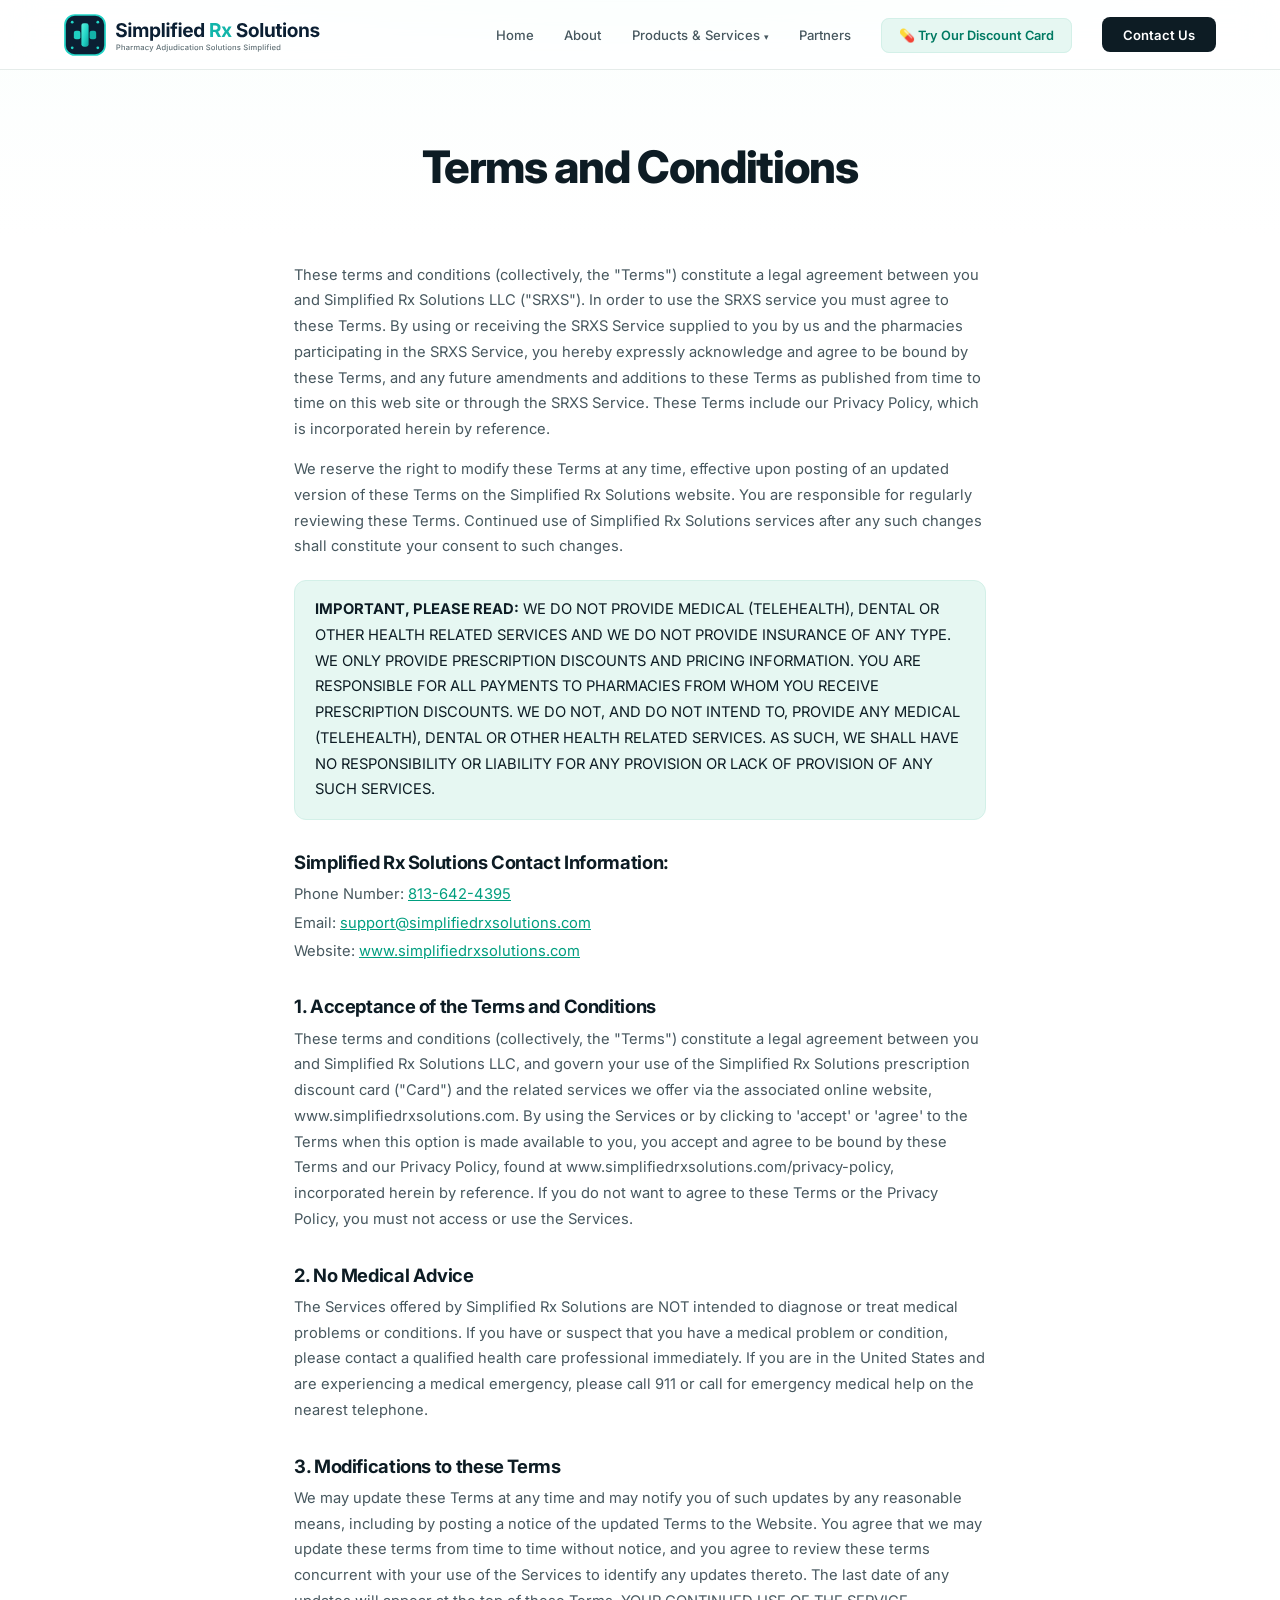
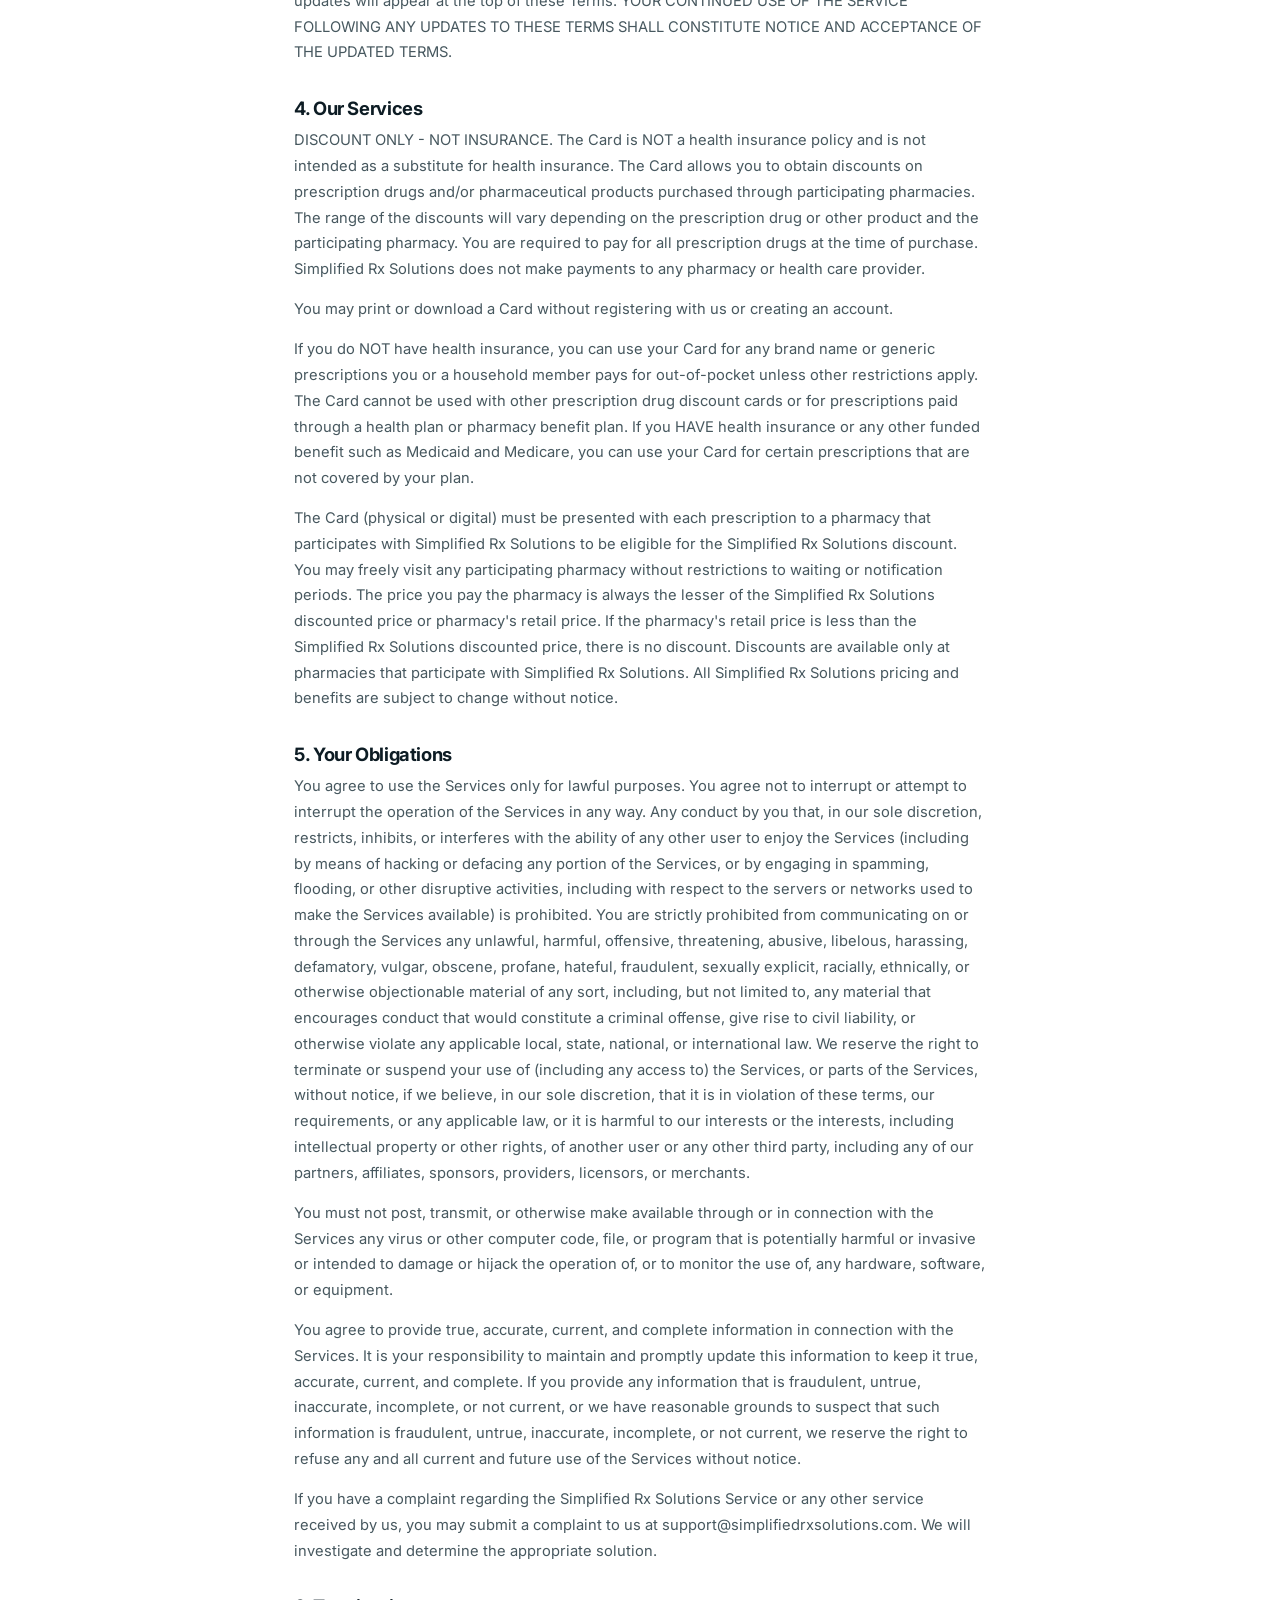
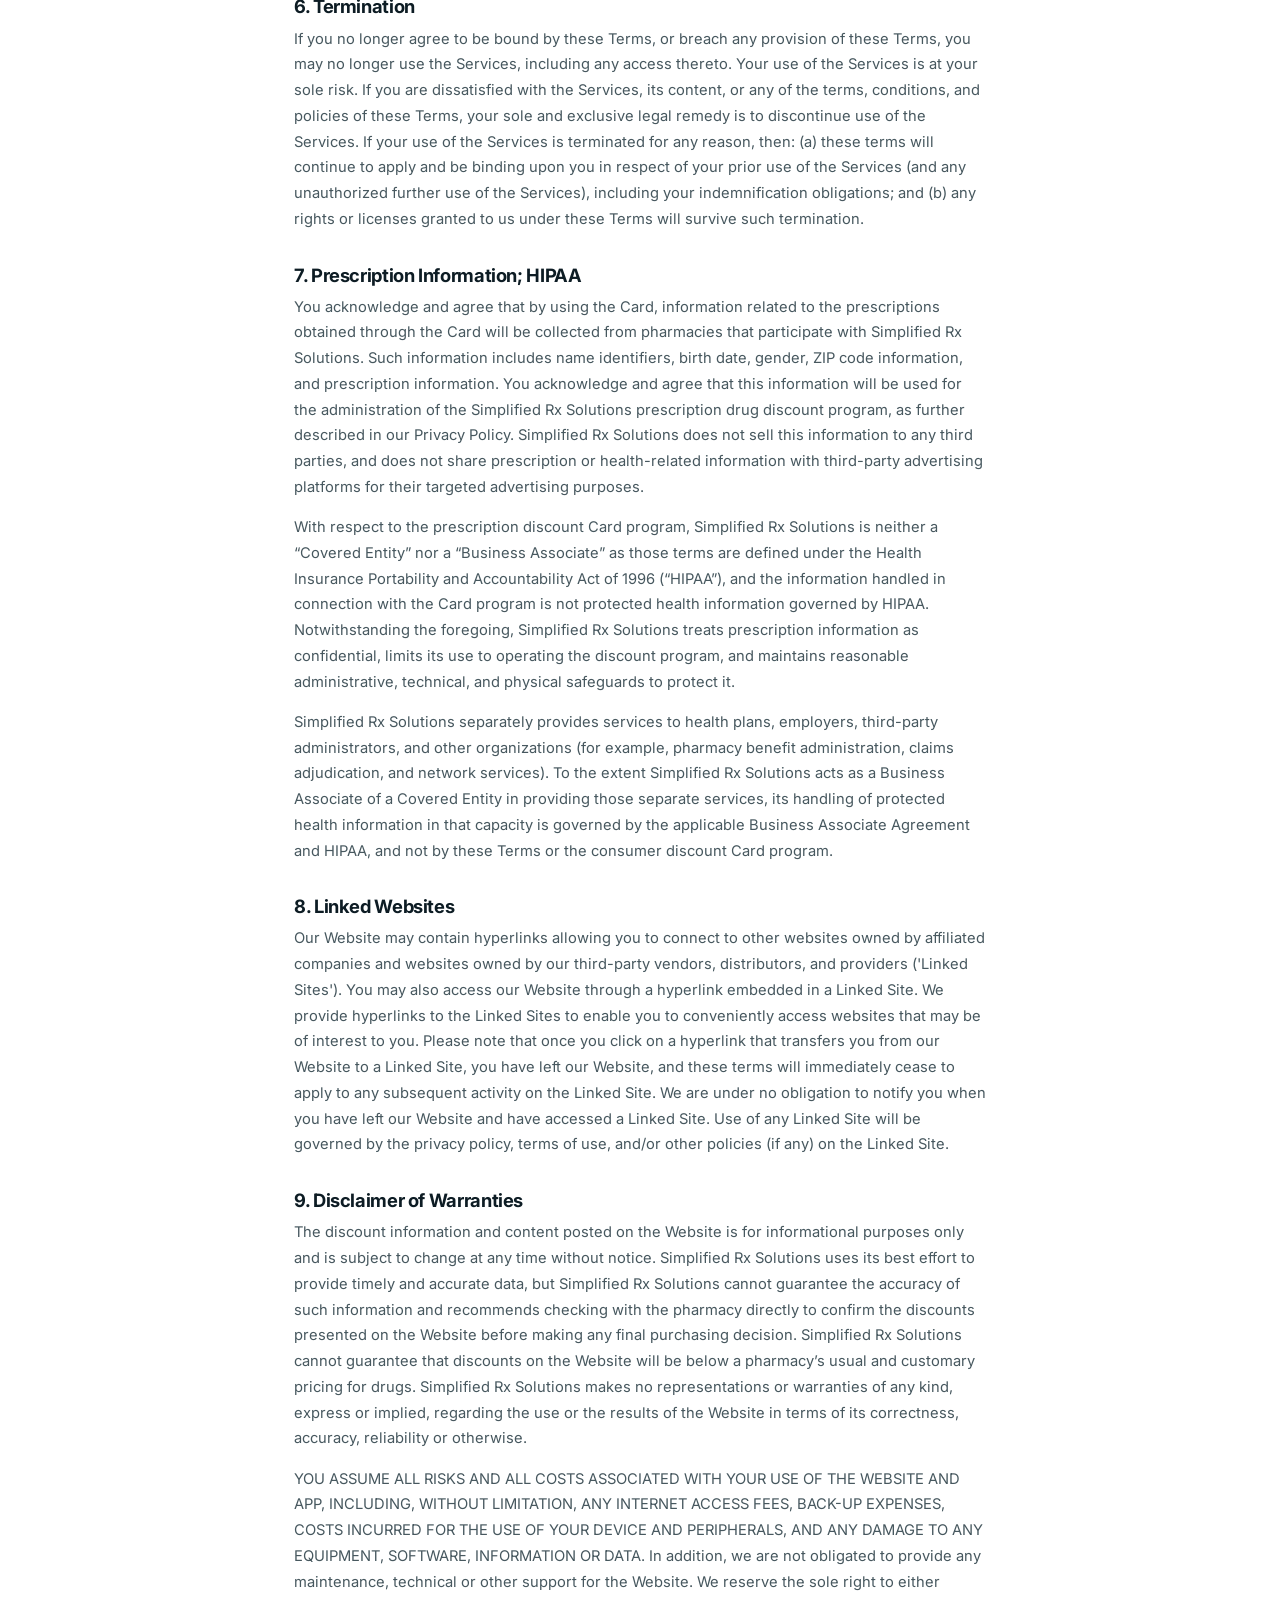
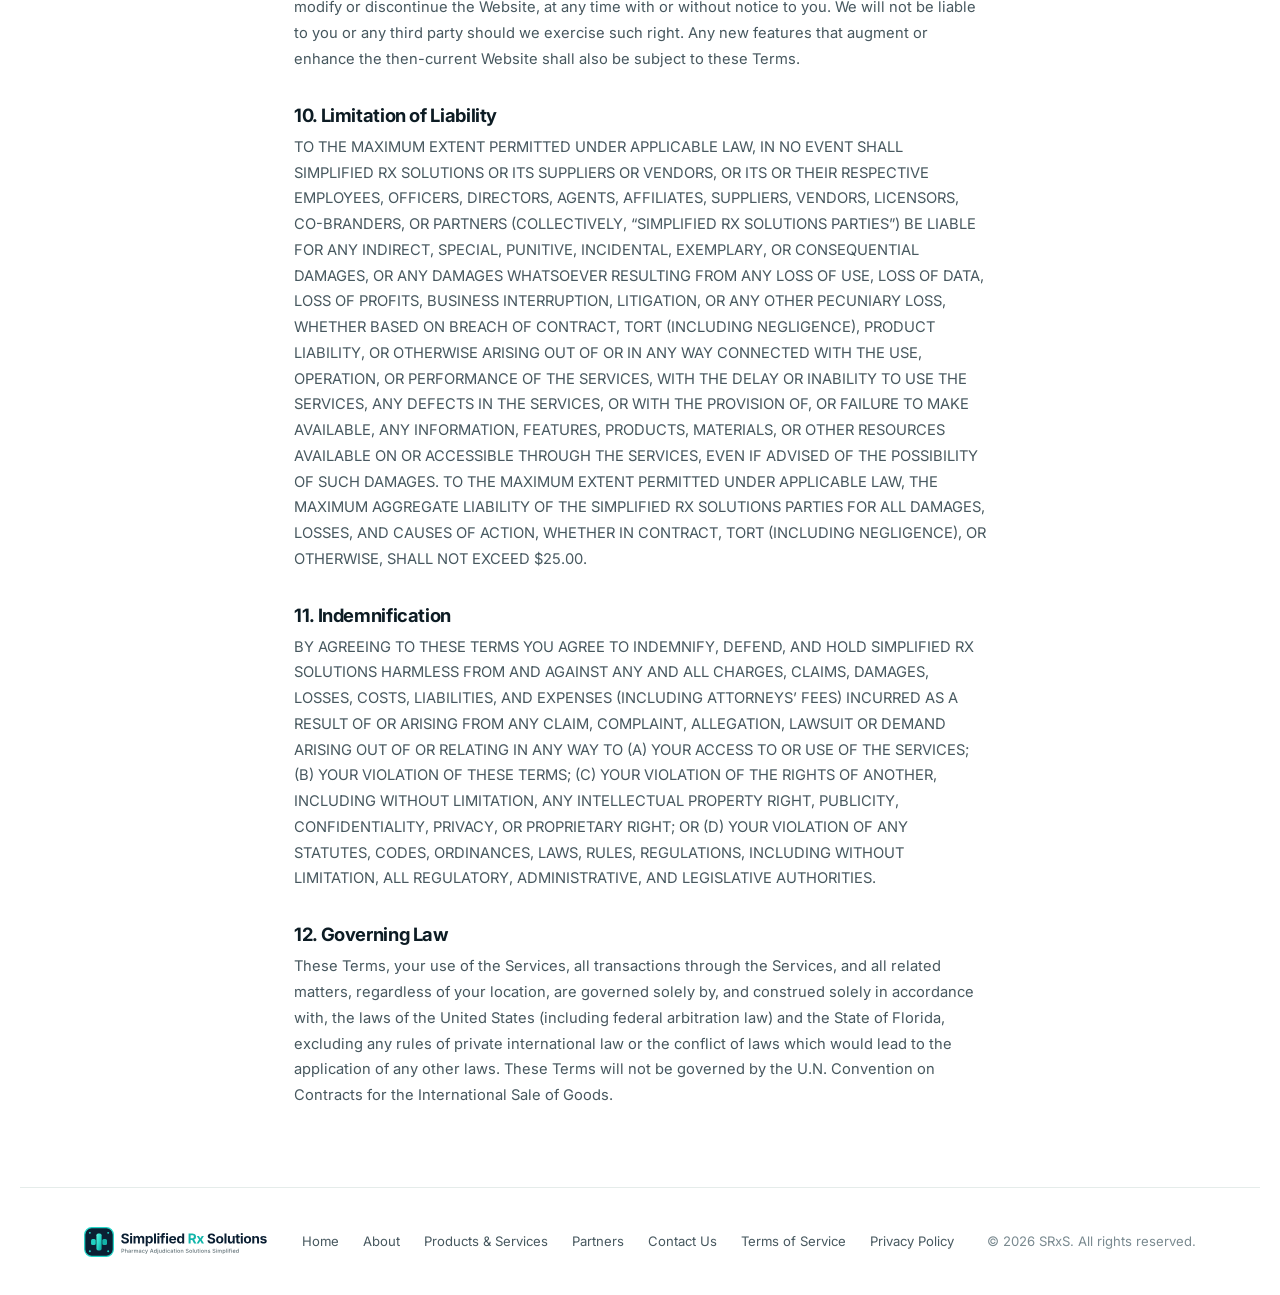
<file: terms.html>
<!DOCTYPE html>
<html lang="en">
<head>
<!-- Google tag (gtag.js) -->
<script async src="https://www.googletagmanager.com/gtag/js?id=G-7KS7CNF6GP"></script>
<script>
  window.dataLayer = window.dataLayer || [];
  function gtag(){dataLayer.push(arguments);}
  gtag('js', new Date());

  gtag('config', 'G-7KS7CNF6GP');
</script>
<meta charset="UTF-8">
<meta name="viewport" content="width=device-width, initial-scale=1.0">
<meta name="description" content="Terms and Conditions for the Simplified Rx Solutions prescription discount card and services.">
  <link rel="icon" type="image/svg+xml" href="favicon.svg">
  <link rel="icon" type="image/png" sizes="32x32" href="favicon-32x32.png">
  <link rel="icon" type="image/png" sizes="16x16" href="favicon-16x16.png">
  <link rel="icon" type="image/x-icon" href="favicon.ico">
  <link rel="apple-touch-icon" sizes="180x180" href="apple-touch-icon.png">
  <meta name="theme-color" content="#ffffff">
<title>Terms and Conditions | SRxS Simplified Rx Solutions</title>
<link rel="preconnect" href="https://fonts.googleapis.com">
<link rel="preconnect" href="https://fonts.gstatic.com" crossorigin>
<link href="https://fonts.googleapis.com/css2?family=Inter:wght@400;500;600;700;800&display=swap" rel="stylesheet">
<style>
  :root {
    --bg: #ffffff;
    --bg-tint: #f4f9f8;
    --surface: #ffffff;
    --surface2: #f7faf9;
    --border: #e5ecea;
    --border-strong: #d6e2df;
    --teal: #00b894;
    --teal-deep: #009e7f;
    --teal-ink: #007a63;
    --teal-soft: #e6f7f2;
    --teal-soft2: #d3f0e8;
    --ink: #0d1c24;
    --body: #47585f;
    --muted: #7a8a90;
    --shadow-sm: 0 1px 2px rgba(13,28,36,0.04), 0 2px 8px rgba(13,28,36,0.04);
    --shadow-md: 0 8px 24px rgba(13,28,36,0.07), 0 2px 6px rgba(13,28,36,0.04);
    --shadow-lg: 0 24px 60px rgba(0,158,127,0.16), 0 8px 24px rgba(13,28,36,0.08);
    --shadow-teal: 0 12px 28px rgba(0,184,148,0.28);
  }

  *, *::before, *::after { box-sizing: border-box; margin: 0; padding: 0; }
  html { scroll-behavior: smooth; -webkit-font-smoothing: antialiased; }
  body { font-family: 'Inter', sans-serif; background: var(--bg); color: var(--body); overflow-x: hidden; line-height: 1.6; }
  a { color: inherit; }
  button, input, select, textarea { font-family: inherit; }

  /* NAV */
  nav {
    position: fixed; top: 0; left: 0; right: 0; z-index: 100;
    display: flex; align-items: center; justify-content: space-between;
    padding: 0.85rem 5%;
    background: rgba(255,255,255,0.82);
    backdrop-filter: blur(18px) saturate(1.6);
    border-bottom: 1px solid var(--border);
  }
  .nav-logo { display: flex; align-items: center; }
  .nav-logo img, .nav-logo svg { height: 42px; width: auto; display: block; }
  .nav-links { display: flex; align-items: center; gap: 1.9rem; list-style: none; }
  .nav-links a { text-decoration: none; font-size: 0.82rem; font-weight: 500; color: var(--body); transition: color 0.2s; }
  .nav-links a:hover { color: var(--teal-deep); }
  .nav-links a.active { color: var(--teal-deep); font-weight: 600; }
  .nav-cta { background: var(--ink) !important; color: #fff !important; padding: 0.6rem 1.3rem; border-radius: 8px; font-weight: 600 !important; transition: background 0.2s, transform 0.2s !important; }
  .nav-cta:hover { background: #10303a !important; transform: translateY(-1px); }
  .nav-discount { background: var(--teal-soft) !important; border: 1px solid var(--teal-soft2) !important; color: var(--teal-ink) !important; padding: 0.55rem 1.05rem; border-radius: 8px; font-weight: 600 !important; font-size: 0.8rem !important; transition: background 0.2s, box-shadow 0.2s !important; }
  .nav-discount:hover { background: var(--teal-soft2) !important; box-shadow: 0 6px 16px rgba(0,184,148,0.18) !important; }

  /* BUTTONS */
  .btn-primary { display: inline-flex; align-items: center; gap: 0.5rem; background: var(--teal); color: #fff; padding: 0.9rem 1.9rem; border-radius: 10px; font-size: 0.92rem; font-weight: 600; text-decoration: none; box-shadow: var(--shadow-teal); transition: box-shadow 0.2s, transform 0.2s, background 0.2s; }
  .btn-primary:hover { background: var(--teal-deep); box-shadow: 0 16px 34px rgba(0,158,127,0.34); transform: translateY(-2px); }
  .btn-ghost { display: inline-flex; align-items: center; gap: 0.5rem; border: 1px solid var(--border-strong); color: var(--ink); padding: 0.9rem 1.9rem; border-radius: 10px; font-size: 0.92rem; font-weight: 600; text-decoration: none; background: #fff; transition: border-color 0.2s, background 0.2s, transform 0.2s; margin-left: 1rem; }
  .btn-ghost:hover { border-color: var(--teal); background: var(--teal-soft); transform: translateY(-2px); }

  /* PAGE HERO */
  .page-hero {
    padding: 11rem 5% 5rem;
    position: relative; overflow: hidden; text-align: center;
    background:
      radial-gradient(ellipse 70% 55% at 50% -8%, var(--teal-soft) 0%, transparent 60%),
      linear-gradient(180deg, #fbfefd 0%, #ffffff 100%);
  }
  .hero-grid {
    position: absolute; inset: 0; z-index: 0; pointer-events: none;
    background-image:
      linear-gradient(rgba(0,158,127,0.05) 1px, transparent 1px),
      linear-gradient(90deg, rgba(0,158,127,0.05) 1px, transparent 1px);
    background-size: 56px 56px;
    mask-image: radial-gradient(ellipse 75% 55% at 50% 0%, black, transparent);
    -webkit-mask-image: radial-gradient(ellipse 75% 55% at 50% 0%, black, transparent);
  }
  .page-hero-content { position: relative; z-index: 1; max-width: 800px; margin: 0 auto; }
  .hero-badge {
    display: inline-flex; align-items: center; gap: 0.5rem;
    background: #fff; border: 1px solid var(--border-strong);
    padding: 0.4rem 1rem 0.4rem 0.7rem; border-radius: 100px;
    font-size: 0.74rem; font-weight: 600; letter-spacing: 0.02em; color: var(--teal-ink);
    box-shadow: var(--shadow-sm); margin-bottom: 1.9rem; animation: fadeUp 0.6s ease both;
  }
  .hero-badge::before { content: ''; width: 7px; height: 7px; border-radius: 50%; background: var(--teal); box-shadow: 0 0 0 4px rgba(0,184,148,0.15); animation: pulse 2.2s infinite; }
  @keyframes pulse { 0%, 100% { box-shadow: 0 0 0 4px rgba(0,184,148,0.15); } 50% { box-shadow: 0 0 0 7px rgba(0,184,148,0.04); } }
  h1 {
    font-family: 'Inter', sans-serif; font-size: clamp(2.6rem, 5.8vw, 4.8rem);
    font-weight: 800; line-height: 1.04; letter-spacing: -0.03em; color: var(--ink);
    margin-bottom: 1.3rem; animation: fadeUp 0.6s 0.08s ease both;
  }
  h1 .accent { background: linear-gradient(120deg, var(--teal), var(--teal-deep)); -webkit-background-clip: text; background-clip: text; -webkit-text-fill-color: transparent; color: var(--teal-deep); }
  .hero-sub { font-size: 1.08rem; line-height: 1.75; color: var(--body); max-width: 620px; margin: 0 auto; animation: fadeUp 0.6s 0.16s ease both; }

  /* COMMON */
  .section-label { display: inline-flex; align-items: center; gap: 0.55rem; font-size: 0.74rem; font-weight: 700; letter-spacing: 0.08em; text-transform: uppercase; color: var(--teal-deep); margin-bottom: 1rem; }
  .section-label::before { content: ''; width: 22px; height: 2px; border-radius: 2px; background: var(--teal); }
  h2 { font-family: 'Inter', sans-serif; font-size: clamp(1.8rem, 3.4vw, 2.7rem); font-weight: 800; line-height: 1.12; letter-spacing: -0.02em; color: var(--ink); margin-bottom: 1rem; }
  .body-text { font-size: 1rem; line-height: 1.8; color: var(--body); margin-bottom: 1.25rem; }

  /* MISSION */
  .mission-strip { padding: 5.5rem 5%; background: var(--bg-tint); border-top: 1px solid var(--border); border-bottom: 1px solid var(--border); position: relative; z-index: 1; }
  .mission-inner { max-width: 1160px; margin: 0 auto; display: grid; grid-template-columns: 1fr 2fr; gap: 4.5rem; align-items: start; }
  .expertise-pills { display: flex; flex-wrap: wrap; gap: 0.6rem; margin-top: 1.5rem; }
  .pill { background: var(--teal-soft); border: 1px solid var(--teal-soft2); color: var(--teal-ink); padding: 0.45rem 0.95rem; border-radius: 100px; font-size: 0.78rem; font-weight: 600; }

  /* STATS */
  .stats-row { padding: 5rem 5%; position: relative; z-index: 1; max-width: 1160px; margin: 0 auto; display: grid; grid-template-columns: repeat(4, 1fr); gap: 1.25rem; }
  .stat-card { background: #fff; border: 1px solid var(--border); border-radius: 16px; padding: 2rem; text-align: center; box-shadow: var(--shadow-sm); transition: border-color 0.2s, transform 0.2s, box-shadow 0.2s; }
  .stat-card:hover { border-color: var(--teal); transform: translateY(-4px); box-shadow: var(--shadow-md); }
  .stat-val { font-family: 'Inter', sans-serif; font-size: 2.6rem; font-weight: 800; color: var(--teal-deep); line-height: 1; margin-bottom: 0.5rem; }
  .stat-label { font-size: 0.82rem; color: var(--body); line-height: 1.45; }

  /* FOUNDERS */
  .founders { padding: 5rem 5% 6rem; position: relative; z-index: 1; max-width: 1160px; margin: 0 auto; }
  .founders-header { text-align: center; margin-bottom: 3.5rem; }
  .founders-header .section-label { justify-content: center; }
  .founders-header h2 { margin-bottom: 0.75rem; }
  .founders-header p { font-size: 1rem; color: var(--body); max-width: 580px; margin: 0 auto; line-height: 1.75; }
  .founders-grid { display: grid; grid-template-columns: repeat(2, 1fr); gap: 1.5rem; }
  .founder-card { background: #fff; border: 1px solid var(--border); border-radius: 20px; padding: 2.25rem; position: relative; overflow: hidden; box-shadow: var(--shadow-sm); transition: border-color 0.25s, transform 0.25s, box-shadow 0.25s; }
  .founder-card:hover { border-color: var(--border-strong); transform: translateY(-5px); box-shadow: var(--shadow-md); }
  .founder-card::before { content: ''; position: absolute; top: 0; left: 0; right: 0; height: 3px; background: linear-gradient(90deg, var(--teal), var(--teal-deep)); }
  .founder-avatar { width: 64px; height: 64px; border-radius: 50%; background: linear-gradient(135deg, var(--teal-soft), var(--teal-soft2)); border: 2px solid var(--teal-soft2); display: flex; align-items: center; justify-content: center; font-family: 'Inter', sans-serif; font-size: 1.4rem; font-weight: 800; color: var(--teal-deep); margin-bottom: 1.25rem; }
  .founder-name { font-family: 'Inter', sans-serif; font-size: 1.15rem; font-weight: 700; color: var(--ink); margin-bottom: 0.2rem; }
  .founder-title { font-size: 0.75rem; font-weight: 700; letter-spacing: 0.06em; text-transform: uppercase; color: var(--teal-deep); margin-bottom: 1rem; }
  .founder-bio { font-size: 0.86rem; line-height: 1.75; color: var(--body); margin-bottom: 1.25rem; }
  .founder-tags { display: flex; flex-wrap: wrap; gap: 0.4rem; }
  .founder-tag { background: var(--surface2); border: 1px solid var(--border); padding: 0.3rem 0.7rem; border-radius: 7px; font-size: 0.7rem; color: var(--muted); font-weight: 500; }
  .founder-email { display: inline-flex; align-items: center; gap: 0.45rem; margin-top: 1.1rem; background: var(--teal-soft); border: 1px solid var(--teal-soft2); color: var(--teal-ink); padding: 0.5rem 1rem; border-radius: 8px; font-size: 0.76rem; font-weight: 600; text-decoration: none; transition: background 0.2s, box-shadow 0.2s; }
  .founder-email:hover { background: var(--teal-soft2); box-shadow: 0 6px 14px rgba(0,184,148,0.16); }
  .founder-email::before { content: '✉'; font-size: 0.8rem; }

  /* EXPERTISE */
  .expertise-section { padding: 6rem 5%; background: var(--bg-tint); border-top: 1px solid var(--border); border-bottom: 1px solid var(--border); position: relative; overflow: hidden; z-index: 1; }
  .expertise-inner { max-width: 1160px; margin: 0 auto; display: grid; grid-template-columns: 1fr 1fr; gap: 4.5rem; align-items: center; position: relative; z-index: 1; }
  .expertise-grid { display: grid; grid-template-columns: 1fr 1fr; gap: 1rem; }
  .exp-box { background: #fff; border: 1px solid var(--border); border-radius: 14px; padding: 1.35rem; box-shadow: var(--shadow-sm); transition: border-color 0.2s, transform 0.2s, box-shadow 0.2s; }
  .exp-box:hover { border-color: var(--teal); transform: translateY(-3px); box-shadow: var(--shadow-md); }
  .exp-icon { width: 40px; height: 40px; border-radius: 10px; background: var(--teal-soft); display: flex; align-items: center; justify-content: center; font-size: 1.15rem; margin-bottom: 0.7rem; }
  .exp-box h4 { font-family: 'Inter', sans-serif; font-size: 0.9rem; font-weight: 700; color: var(--ink); margin-bottom: 0.3rem; }
  .exp-box p { font-size: 0.79rem; color: var(--body); line-height: 1.55; }

  /* CTA */
  .cta-section { padding: 7rem 5%; position: relative; overflow: hidden; z-index: 1; }
  .cta-inner { position: relative; z-index: 1; max-width: 900px; margin: 0 auto; text-align: center; background: linear-gradient(150deg, #0d1c24 0%, #123540 60%, #0c2a30 100%); border-radius: 28px; padding: 4.5rem 3rem; overflow: hidden; box-shadow: var(--shadow-lg); }
  .cta-inner::before { content: ''; position: absolute; top: -40%; right: -10%; width: 420px; height: 420px; background: radial-gradient(circle, rgba(0,184,148,0.35) 0%, transparent 65%); pointer-events: none; }
  .cta-inner > * { position: relative; z-index: 1; }
  .cta-inner .section-label { color: #4fe0bf; justify-content: center; }
  .cta-inner .section-label::before { background: #4fe0bf; }
  .cta-section h2 { color: #fff; font-size: clamp(2rem, 4vw, 3rem); margin-bottom: 1rem; }
  .cta-section p { font-size: 1.02rem; color: rgba(255,255,255,0.72); line-height: 1.75; margin: 0 auto 2.4rem; max-width: 520px; }
  .cta-inner .btn-ghost { background: rgba(255,255,255,0.06); border-color: rgba(255,255,255,0.18); color: #fff; }
  .cta-inner .btn-ghost:hover { background: rgba(255,255,255,0.12); border-color: rgba(255,255,255,0.35); }

  /* FOOTER */
  footer { border-top: 1px solid var(--border); padding: 2.4rem 5%; max-width: 1240px; margin: 0 auto; display: flex; justify-content: space-between; align-items: center; flex-wrap: wrap; gap: 1.25rem; font-size: 0.82rem; color: var(--muted); position: relative; z-index: 1; }
  .footer-logo img, .footer-logo svg { height: 30px; width: auto; display: block; }
  .footer-links { display: flex; gap: 1rem 1.5rem; flex-wrap: wrap; justify-content: center; }
  .footer-links a { color: var(--body); text-decoration: none; transition: color 0.2s; }
  .footer-links a:hover { color: var(--teal-deep); }

  @keyframes fadeUp { from { opacity: 0; transform: translateY(22px); } to { opacity: 1; transform: translateY(0); } }
  @media (prefers-reduced-motion: reduce) { *, *::before, *::after { animation: none !important; transition: none !important; scroll-behavior: auto !important; } }

  /* The logo lockup is wider than the old mark: tighten the row before the links collapse. */
  @media (max-width: 1140px) { .nav-links { gap: 1.1rem; } .nav-logo img, .nav-logo svg { height: 36px; } .nav-discount { padding: 0.5rem 0.8rem; } }
  @media (max-width: 600px) { .nav-logo img, .nav-logo svg { height: 32px; } .nav-cta { padding: 0.5rem 1rem; } }
  @media (max-width: 400px) { .nav-logo img, .nav-logo svg { height: 28px; } }
  @media (max-width: 1000px) {
    .founders-grid { grid-template-columns: 1fr 1fr; }
    .stats-row { grid-template-columns: 1fr 1fr; }
    .mission-inner, .expertise-inner { grid-template-columns: 1fr; gap: 3rem; }
  }
  @media (max-width: 700px) {
    .founders-grid { grid-template-columns: 1fr; }
    .expertise-grid { grid-template-columns: 1fr; }
    .btn-ghost { margin-left: 0; margin-top: 0.75rem; }
  }

  /* Products & Services dropdown */
  .nav-dd { position: relative; }
  .nav-dd-toggle { cursor: pointer; }
  .nav-dd-toggle.active { color: var(--teal-deep); font-weight: 600; }
  .dd-caret { font-size: 0.7em; }
  .nav-dd-menu { display: none; position: absolute; top: 100%; left: 0; min-width: 244px; background: #fff; border: 1px solid var(--border); border-radius: 10px; box-shadow: 0 14px 32px rgba(13,28,36,0.14); padding: 0.4rem; list-style: none; margin: 0.5rem 0 0; z-index: 200; }
  .nav-dd-menu::before { content: ''; position: absolute; left: 0; right: 0; top: -0.55rem; height: 0.55rem; }
  .dd-sep { height: 1px; background: var(--border); margin: 0.35rem; padding: 0; }
  .nav-dd:hover .nav-dd-menu, .nav-dd:focus-within .nav-dd-menu { display: block; }
  .nav-dd-menu li { display: block; }
  .nav-dd-menu a { display: flex; align-items: center; gap: 0.5rem; padding: 0.55rem 0.65rem; border-radius: 7px; font-size: 0.85rem; font-weight: 500; white-space: nowrap; color: var(--body); }
  .nav-dd-menu a:hover { background: var(--teal-soft); color: var(--teal-deep); text-decoration: none; }
  .nav-dd-menu a.active { color: var(--teal-deep); font-weight: 600; }
  .dd-tag { font-size: 0.58rem; font-weight: 700; letter-spacing: 0.05em; text-transform: uppercase; padding: 0.14rem 0.42rem; border-radius: 4px; flex-shrink: 0; }
  .dd-service { background: #eef3f1; color: #59646f; }
  .dd-product { background: var(--teal-soft); color: var(--teal-ink); }

  /* Legal pages */
  .legal-hero { padding: 9rem 5% 2.5rem; text-align: center; background: radial-gradient(ellipse 70% 55% at 50% -8%, var(--teal-soft) 0%, transparent 60%), linear-gradient(180deg,#fbfefd,#fff); }
  .legal-hero h1 { font-family:'Inter', sans-serif; font-weight:800; font-size: clamp(2rem,4vw,2.8rem); color: var(--ink); margin-bottom: 0.5rem; }
  .legal-hero .eff { color: var(--muted); font-size: 0.85rem; }
  .legal { max-width: 820px; margin: 0 auto; padding: 1.5rem 5% 4rem; }
  .legal h2 { font-family:'Inter', sans-serif; font-weight:700; font-size: 1.15rem; color: var(--ink); margin: 2rem 0 0.6rem; }
  .legal p { font-size: 0.92rem; line-height: 1.75; color: var(--body); margin-bottom: 0.9rem; }
  .legal a { color: var(--teal-deep); }
  .legal .callout { background: var(--teal-soft); border: 1px solid var(--teal-soft2); border-radius: 12px; padding: 1rem 1.25rem; margin: 1.25rem 0; }
  .legal .callout p { margin: 0; color: var(--ink); }
  .legal .contact-block p { margin: 0.15rem 0; }
  .legal .note { font-size: 0.8rem; color: var(--muted); border-top: 1px solid var(--border); margin-top: 2.25rem; padding-top: 1.1rem; }
</style>
<link rel="stylesheet" href="assets/nav.css">
<script src="assets/nav.js" defer></script>
</head>
<body>


<!-- NAV -->
<nav>
  <div class="nav-logo">
    <a href="index.html" aria-label="SRxS home"><img src="assets/srxs-logo-light.svg" alt="Simplified Rx Solutions" width="396" height="64"></a>
  </div>
  <button class="nav-toggle" type="button" aria-label="Open menu" aria-expanded="false" aria-controls="primary-menu"><span></span><span></span><span></span></button>
  <ul class="nav-links" id="primary-menu">
    <li><a href="index.html">Home</a></li>
    <li><a href="about.html">About</a></li>
    <li class="nav-dd">
      <a href="services.html" class="nav-dd-toggle">Products &amp; Services <span class="dd-caret">&#9662;</span></a>
      <ul class="nav-dd-menu">
        <li><a href="services.html">Overview</a></li>
        <li><a href="discount-card.html"><span class="dd-tag dd-product">Product</span> SRxS Discount Card</a></li>
        <li class="dd-sep" aria-hidden="true"></li>
        <li><a href="services.html#pba"><span class="dd-tag dd-service">Service</span> Pharmacy Benefit Administration</a></li>
        <li><a href="dcp.html"><span class="dd-tag dd-service">Service</span> White-Label Program</a></li>
      </ul>
    </li>
    <li><a href="partners.html">Partners</a></li>
    <li><a href="https://srxsdc.com/card/SRXS001" target="_blank" rel="noopener noreferrer" class="nav-discount">💊 Try Our Discount Card</a></li>
    <li class="nav-cta-li"><a href="#" onclick="openModal(); return false;" class="nav-cta">Contact Us</a></li>
  </ul>
</nav>

<section class="legal-hero"><h1>Terms and Conditions</h1></section>
<main class="legal">
<p>These terms and conditions (collectively, the &quot;Terms&quot;) constitute a legal agreement between you and Simplified Rx Solutions LLC (&quot;SRXS&quot;). In order to use the SRXS service you must agree to these Terms. By using or receiving the SRXS Service supplied to you  by us and the pharmacies participating in the SRXS Service, you hereby expressly acknowledge and agree to be bound by these Terms, and any future amendments and additions to these Terms as published from time to time on this web site or through the SRXS Service. These Terms include our Privacy Policy, which is incorporated herein by reference.</p>
<p>We reserve the right to modify these Terms at any time, effective upon posting of an updated version of these Terms on the Simplified Rx Solutions website. You are responsible for regularly reviewing these Terms. Continued use of Simplified Rx Solutions services after any such changes shall constitute your consent to such changes.</p>
<div class="callout"><p><strong>IMPORTANT, PLEASE READ:</strong> WE DO NOT PROVIDE MEDICAL (TELEHEALTH), DENTAL OR OTHER HEALTH RELATED SERVICES AND WE DO NOT PROVIDE INSURANCE OF ANY TYPE. WE ONLY PROVIDE PRESCRIPTION DISCOUNTS AND PRICING INFORMATION. YOU ARE RESPONSIBLE FOR ALL PAYMENTS TO PHARMACIES FROM WHOM YOU RECEIVE PRESCRIPTION DISCOUNTS. WE DO NOT, AND DO NOT INTEND TO, PROVIDE ANY MEDICAL (TELEHEALTH), DENTAL OR OTHER HEALTH RELATED SERVICES. AS SUCH, WE SHALL HAVE NO RESPONSIBILITY OR LIABILITY FOR ANY PROVISION OR LACK OF PROVISION OF ANY SUCH SERVICES.</p></div>
<h2>Simplified Rx Solutions Contact Information:</h2><div class="contact-block"><p>Phone Number: <a href="tel:813-642-4395">813-642-4395</a></p><p>Email: <a href="mailto:support@simplifiedrxsolutions.com">support@simplifiedrxsolutions.com</a></p><p>Website: <a href="https://www.simplifiedrxsolutions.com" target="_blank" rel="noopener">www.simplifiedrxsolutions.com</a></p></div>
<h2>1. Acceptance of the Terms and Conditions</h2><p>These terms and conditions (collectively, the &quot;Terms&quot;) constitute a legal agreement between you and Simplified Rx Solutions LLC, and govern your use of the Simplified Rx Solutions prescription discount card (&quot;Card&quot;) and the related services we offer via the associated online website, www.simplifiedrxsolutions.com. By using the Services or by clicking to &#x27;accept&#x27; or &#x27;agree&#x27; to the Terms when this option is made available to you, you accept and agree to be bound by these Terms and our Privacy Policy, found at www.simplifiedrxsolutions.com/privacy-policy, incorporated herein by reference. If you do not want to agree to these Terms or the Privacy Policy, you must not access or use the Services.</p>
<h2>2. No Medical Advice</h2><p>The Services offered by Simplified Rx Solutions are NOT intended to diagnose or treat medical problems or conditions. If you have or suspect that you have a medical problem or condition, please contact a qualified health care professional immediately. If you are in the United States and are experiencing a medical emergency, please call 911 or call for emergency medical help on the nearest telephone.</p>
<h2>3. Modifications to these Terms</h2><p>We may update these Terms at any time and may notify you of such updates by any reasonable means, including by posting a notice of the updated Terms to the Website. You agree that we may update these terms from time to time without notice, and you agree to review these terms concurrent with your use of the Services to identify any updates thereto. The last date of any updates will appear at the top of these Terms. YOUR CONTINUED USE OF THE SERVICE FOLLOWING ANY UPDATES TO THESE TERMS SHALL CONSTITUTE NOTICE AND ACCEPTANCE OF THE UPDATED TERMS.</p>
<h2>4. Our Services</h2><p>DISCOUNT ONLY - NOT INSURANCE. The Card is NOT a health insurance policy and is not intended as a substitute for health insurance. The Card allows you to obtain discounts on prescription drugs and/or pharmaceutical products purchased through participating pharmacies. The range of the discounts will vary depending on the prescription drug or other product and the participating pharmacy. You are required to pay for all prescription drugs at the time of purchase. Simplified Rx Solutions does not make payments to any pharmacy or health care provider.</p><p>You may print or download a Card without registering with us or creating an account.</p><p>If you do NOT have health insurance, you can use your Card for any brand name or generic prescriptions you or a household member pays for out-of-pocket unless other restrictions apply. The Card cannot be used with other prescription drug discount cards or for prescriptions paid through a health plan or pharmacy benefit plan. If you HAVE health insurance or any other funded benefit such as Medicaid and Medicare, you can use your Card for certain prescriptions that are not covered by your plan.</p><p>The Card (physical or digital) must be presented with each prescription to a pharmacy that participates with Simplified Rx Solutions to be eligible for the Simplified Rx Solutions discount. You may freely visit any participating pharmacy without restrictions to waiting or notification periods. The price you pay the pharmacy is always the lesser of the Simplified Rx Solutions discounted price or pharmacy&#x27;s retail price. If the pharmacy&#x27;s retail price is less than the Simplified Rx Solutions discounted price, there is no discount. Discounts are available only at pharmacies that participate with Simplified Rx Solutions. All Simplified Rx Solutions pricing and benefits are subject to change without notice.</p>
<h2>5. Your Obligations</h2><p>You agree to use the Services only for lawful purposes. You agree not to interrupt or attempt to interrupt the operation of the Services in any way. Any conduct by you that, in our sole discretion, restricts, inhibits, or interferes with the ability of any other user to enjoy the Services (including by means of hacking or defacing any portion of the Services, or by engaging in spamming, flooding, or other disruptive activities, including with respect to the servers or networks used to make the Services available) is prohibited. You are strictly prohibited from communicating on or through the Services any unlawful, harmful, offensive, threatening, abusive, libelous, harassing, defamatory, vulgar, obscene, profane, hateful, fraudulent, sexually explicit, racially, ethnically, or otherwise objectionable material of any sort, including, but not limited to, any material that encourages conduct that would constitute a criminal offense, give rise to civil liability, or otherwise violate any applicable local, state, national, or international law. We reserve the right to terminate or suspend your use of (including any access to) the Services, or parts of the Services, without notice, if we believe, in our sole discretion, that it is in violation of these terms, our requirements, or any applicable law, or it is harmful to our interests or the interests, including intellectual property or other rights, of another user or any other third party, including any of our partners, affiliates, sponsors, providers, licensors, or merchants.</p><p>You must not post, transmit, or otherwise make available through or in connection with the Services any virus or other computer code, file, or program that is potentially harmful or invasive or intended to damage or hijack the operation of, or to monitor the use of, any hardware, software, or equipment.</p><p>You agree to provide true, accurate, current, and complete information in connection with the Services. It is your responsibility to maintain and promptly update this information to keep it true, accurate, current, and complete. If you provide any information that is fraudulent, untrue, inaccurate, incomplete, or not current, or we have reasonable grounds to suspect that such information is fraudulent, untrue, inaccurate, incomplete, or not current, we reserve the right to refuse any and all current and future use of the Services without notice.</p><p>If you have a complaint regarding the Simplified Rx Solutions Service or any other service received by us, you may submit a complaint to us at support@simplifiedrxsolutions.com. We will investigate and determine the appropriate solution.</p>
<h2>6. Termination</h2><p>If you no longer agree to be bound by these Terms, or breach any provision of these Terms, you may no longer use the Services, including any access thereto. Your use of the Services is at your sole risk. If you are dissatisfied with the Services, its content, or any of the terms, conditions, and policies of these Terms, your sole and exclusive legal remedy is to discontinue use of the Services. If your use of the Services is terminated for any reason, then: (a) these terms will continue to apply and be binding upon you in respect of your prior use of the Services (and any unauthorized further use of the Services), including your indemnification obligations; and (b) any rights or licenses granted to us under these Terms will survive such termination.</p>
<h2>7. Prescription Information; HIPAA</h2><p>You acknowledge and agree that by using the Card, information related to the prescriptions obtained through the Card will be collected from pharmacies that participate with Simplified Rx Solutions. Such information includes name identifiers, birth date, gender, ZIP code information, and prescription information. You acknowledge and agree that this information will be used for the administration of the Simplified Rx Solutions prescription drug discount program, as further described in our Privacy Policy. Simplified Rx Solutions does not sell this information to any third parties, and does not share prescription or health-related information with third-party advertising platforms for their targeted advertising purposes.</p><p>With respect to the prescription discount Card program, Simplified Rx Solutions is neither a “Covered Entity” nor a “Business Associate” as those terms are defined under the Health Insurance Portability and Accountability Act of 1996 (“HIPAA”), and the information handled in connection with the Card program is not protected health information governed by HIPAA. Notwithstanding the foregoing, Simplified Rx Solutions treats prescription information as confidential, limits its use to operating the discount program, and maintains reasonable administrative, technical, and physical safeguards to protect it.</p><p>Simplified Rx Solutions separately provides services to health plans, employers, third-party administrators, and other organizations (for example, pharmacy benefit administration, claims adjudication, and network services). To the extent Simplified Rx Solutions acts as a Business Associate of a Covered Entity in providing those separate services, its handling of protected health information in that capacity is governed by the applicable Business Associate Agreement and HIPAA, and not by these Terms or the consumer discount Card program.</p>
<h2>8. Linked Websites</h2><p>Our Website may contain hyperlinks allowing you to connect to other websites owned by affiliated companies and websites owned by our third-party vendors, distributors, and providers (&#x27;Linked Sites&#x27;). You may also access our Website through a hyperlink embedded in a Linked Site. We provide hyperlinks to the Linked Sites to enable you to conveniently access websites that may be of interest to you. Please note that once you click on a hyperlink that transfers you from our Website to a Linked Site, you have left our Website, and these terms will immediately cease to apply to any subsequent activity on the Linked Site. We are under no obligation to notify you when you have left our Website and have accessed a Linked Site. Use of any Linked Site will be governed by the privacy policy, terms of use, and/or other policies (if any) on the Linked Site.</p>
<h2>9. Disclaimer of Warranties</h2><p>The discount information and content posted on the Website is for informational purposes only and is subject to change at any time without notice. Simplified Rx Solutions uses its best effort to provide timely and accurate data, but Simplified Rx Solutions cannot guarantee the accuracy of such information and recommends checking with the pharmacy directly to confirm the discounts presented on the Website before making any final purchasing decision. Simplified Rx Solutions cannot guarantee that discounts on the Website will be below a pharmacy’s usual and customary pricing for drugs. Simplified Rx Solutions makes no representations or warranties of any kind, express or implied, regarding the use or the results of the Website in terms of its correctness, accuracy, reliability or otherwise.</p><p>YOU ASSUME ALL RISKS AND ALL COSTS ASSOCIATED WITH YOUR USE OF THE WEBSITE AND APP, INCLUDING, WITHOUT LIMITATION, ANY INTERNET ACCESS FEES, BACK-UP EXPENSES, COSTS INCURRED FOR THE USE OF YOUR DEVICE AND PERIPHERALS, AND ANY DAMAGE TO ANY EQUIPMENT, SOFTWARE, INFORMATION OR DATA. In addition, we are not obligated to provide any maintenance, technical or other support for the Website. We reserve the sole right to either modify or discontinue the Website, at any time with or without notice to you. We will not be liable to you or any third party should we exercise such right. Any new features that augment or enhance the then-current Website shall also be subject to these Terms.</p>
<h2>10. Limitation of Liability</h2><p>TO THE MAXIMUM EXTENT PERMITTED UNDER APPLICABLE LAW, IN NO EVENT SHALL SIMPLIFIED RX SOLUTIONS OR ITS SUPPLIERS OR VENDORS, OR ITS OR THEIR RESPECTIVE EMPLOYEES, OFFICERS, DIRECTORS, AGENTS, AFFILIATES, SUPPLIERS, VENDORS, LICENSORS, CO-BRANDERS, OR PARTNERS (COLLECTIVELY, “SIMPLIFIED RX SOLUTIONS PARTIES”) BE LIABLE FOR ANY INDIRECT, SPECIAL, PUNITIVE, INCIDENTAL, EXEMPLARY, OR CONSEQUENTIAL DAMAGES, OR ANY DAMAGES WHATSOEVER RESULTING FROM ANY LOSS OF USE, LOSS OF DATA, LOSS OF PROFITS, BUSINESS INTERRUPTION, LITIGATION, OR ANY OTHER PECUNIARY LOSS, WHETHER BASED ON BREACH OF CONTRACT, TORT (INCLUDING NEGLIGENCE), PRODUCT LIABILITY, OR OTHERWISE ARISING OUT OF OR IN ANY WAY CONNECTED WITH THE USE, OPERATION, OR PERFORMANCE OF THE SERVICES, WITH THE DELAY OR INABILITY TO USE THE SERVICES, ANY DEFECTS IN THE SERVICES, OR WITH THE PROVISION OF, OR FAILURE TO MAKE AVAILABLE, ANY INFORMATION, FEATURES, PRODUCTS, MATERIALS, OR OTHER RESOURCES AVAILABLE ON OR ACCESSIBLE THROUGH THE SERVICES, EVEN IF ADVISED OF THE POSSIBILITY OF SUCH DAMAGES. TO THE MAXIMUM EXTENT PERMITTED UNDER APPLICABLE LAW, THE MAXIMUM AGGREGATE LIABILITY OF THE SIMPLIFIED RX SOLUTIONS PARTIES FOR ALL DAMAGES, LOSSES, AND CAUSES OF ACTION, WHETHER IN CONTRACT, TORT (INCLUDING NEGLIGENCE), OR OTHERWISE, SHALL NOT EXCEED $25.00.</p>
<h2>11. Indemnification</h2><p>BY AGREEING TO THESE TERMS YOU AGREE TO INDEMNIFY, DEFEND, AND HOLD SIMPLIFIED RX SOLUTIONS HARMLESS FROM AND AGAINST ANY AND ALL CHARGES, CLAIMS, DAMAGES, LOSSES, COSTS, LIABILITIES, AND EXPENSES (INCLUDING ATTORNEYS’ FEES) INCURRED AS A RESULT OF OR ARISING FROM ANY CLAIM, COMPLAINT, ALLEGATION, LAWSUIT OR DEMAND ARISING OUT OF OR RELATING IN ANY WAY TO (A) YOUR ACCESS TO OR USE OF THE SERVICES; (B) YOUR VIOLATION OF THESE TERMS; (C) YOUR VIOLATION OF THE RIGHTS OF ANOTHER, INCLUDING WITHOUT LIMITATION, ANY INTELLECTUAL PROPERTY RIGHT, PUBLICITY, CONFIDENTIALITY, PRIVACY, OR PROPRIETARY RIGHT; OR (D) YOUR VIOLATION OF ANY STATUTES, CODES, ORDINANCES, LAWS, RULES, REGULATIONS, INCLUDING WITHOUT LIMITATION, ALL REGULATORY, ADMINISTRATIVE, AND LEGISLATIVE AUTHORITIES.</p>
<h2>12. Governing Law</h2><p>These Terms, your use of the Services, all transactions through the Services, and all related matters, regardless of your location, are governed solely by, and construed solely in accordance with, the laws of the United States (including federal arbitration law) and the State of Florida, excluding any rules of private international law or the conflict of laws which would lead to the application of any other laws. These Terms will not be governed by the U.N. Convention on Contracts for the International Sale of Goods.</p>
</main>

<footer>
  <div class="footer-logo">
    <a href="index.html" aria-label="SRxS home"><img src="assets/srxs-logo-light.svg" alt="Simplified Rx Solutions" width="396" height="64"></a>
  </div>
  <div class="footer-links">
    <a href="index.html">Home</a>
    <a href="about.html">About</a>
    <a href="services.html">Products &amp; Services</a>
    <a href="partners.html">Partners</a>
    <a href="#" onclick="openModal(); return false;">Contact Us</a>
    <a href="terms.html">Terms of Service</a>
    <a href="privacy.html">Privacy Policy</a>
  </div>
  <div>© 2026 SRxS. All rights reserved.</div>
</footer>

<!-- ── CONTACT MODAL ── -->
<div id="contactModal" style="display:none; position:fixed; inset:0; z-index:999; align-items:center; justify-content:center;">
  <div id="modalBackdrop" onclick="closeModal()" style="position:absolute; inset:0; background:rgba(13,28,36,0.45); backdrop-filter:blur(6px);"></div>
  <div style="position:relative; z-index:1; background:#ffffff; border:1px solid #e5ecea; border-radius:20px; padding:2.5rem; width:100%; max-width:480px; margin:1rem; box-shadow:0 40px 90px rgba(13,28,36,0.25);">
    <div style="position:absolute; top:0; left:0; right:0; height:3px; background:linear-gradient(90deg,#00c9a3,#009e7f); border-radius:20px 20px 0 0;"></div>
    <button onclick="closeModal()" aria-label="Close" style="position:absolute; top:1rem; right:1rem; background:#f4f9f8; border:1px solid #e5ecea; color:#47585f; width:32px; height:32px; border-radius:50%; cursor:pointer; font-size:1rem; display:flex; align-items:center; justify-content:center; transition:background 0.2s;" onmouseover="this.style.background='#d3f0e8'" onmouseout="this.style.background='#f4f9f8'">&#x2715;</button>
    <div style="display:inline-flex; align-items:center; gap:0.5rem; background:#e6f7f2; border:1px solid #d3f0e8; padding:0.3rem 0.9rem; border-radius:100px; font-size:0.7rem; font-weight:700; letter-spacing:0.06em; text-transform:uppercase; color:#007a63; margin-bottom:1.25rem;">Get In Touch</div>
    <h3 style="font-family:'Inter', sans-serif; font-size:1.5rem; font-weight:700; letter-spacing:-0.02em; color:#0d1c24; margin-bottom:0.4rem;">Talk to an Expert</h3>
    <p style="font-size:0.85rem; color:#7a8a90; margin-bottom:1.75rem; line-height:1.6;">Fill out the form below and a member of the SRxS team will be in touch shortly.</p>
    <form id="contactForm" onsubmit="submitForm(event)" style="display:flex; flex-direction:column; gap:1rem;">
      <div style="display:grid; grid-template-columns:1fr 1fr; gap:1rem;">
        <div>
          <label style="display:block; font-size:0.72rem; font-weight:600; letter-spacing:0.04em; text-transform:uppercase; color:#7a8a90; margin-bottom:0.4rem;">Full Name *</label>
          <input type="text" id="cf-name" required placeholder="Jane Smith" style="width:100%; background:#f7faf9; border:1px solid #e5ecea; border-radius:9px; padding:0.7rem 0.9rem; font-size:0.88rem; color:#0d1c24; outline:none; font-family:'Inter',sans-serif; transition:border-color 0.2s, background 0.2s;" onfocus="this.style.borderColor='#00b894'; this.style.background='#fff'" onblur="this.style.borderColor='#e5ecea'; this.style.background='#f7faf9'">
        </div>
        <div>
          <label style="display:block; font-size:0.72rem; font-weight:600; letter-spacing:0.04em; text-transform:uppercase; color:#7a8a90; margin-bottom:0.4rem;">Phone Number</label>
          <input type="tel" id="cf-phone" placeholder="(555) 000-0000" style="width:100%; background:#f7faf9; border:1px solid #e5ecea; border-radius:9px; padding:0.7rem 0.9rem; font-size:0.88rem; color:#0d1c24; outline:none; font-family:'Inter',sans-serif; transition:border-color 0.2s, background 0.2s;" onfocus="this.style.borderColor='#00b894'; this.style.background='#fff'" onblur="this.style.borderColor='#e5ecea'; this.style.background='#f7faf9'">
        </div>
      </div>
      <div>
        <label style="display:block; font-size:0.72rem; font-weight:600; letter-spacing:0.04em; text-transform:uppercase; color:#7a8a90; margin-bottom:0.4rem;">Email Address *</label>
        <input type="email" id="cf-email" required placeholder="jane@company.com" style="width:100%; background:#f7faf9; border:1px solid #e5ecea; border-radius:9px; padding:0.7rem 0.9rem; font-size:0.88rem; color:#0d1c24; outline:none; font-family:'Inter',sans-serif; transition:border-color 0.2s, background 0.2s;" onfocus="this.style.borderColor='#00b894'; this.style.background='#fff'" onblur="this.style.borderColor='#e5ecea'; this.style.background='#f7faf9'">
      </div>
      <div>
        <label style="display:block; font-size:0.72rem; font-weight:600; letter-spacing:0.04em; text-transform:uppercase; color:#7a8a90; margin-bottom:0.4rem;">How Can We Help? *</label>
        <textarea id="cf-message" required rows="4" placeholder="Tell us about your organization and what you're looking for..." style="width:100%; background:#f7faf9; border:1px solid #e5ecea; border-radius:9px; padding:0.7rem 0.9rem; font-size:0.88rem; color:#0d1c24; outline:none; font-family:'Inter',sans-serif; resize:vertical; min-height:100px; transition:border-color 0.2s, background 0.2s;" onfocus="this.style.borderColor='#00b894'; this.style.background='#fff'" onblur="this.style.borderColor='#e5ecea'; this.style.background='#f7faf9'"></textarea>
      </div>
      <button type="submit" id="submitBtn" style="background:#00b894; color:#fff; border:none; padding:0.85rem 2rem; border-radius:10px; font-size:0.9rem; font-weight:700; cursor:pointer; font-family:'Inter', sans-serif; letter-spacing:0.02em; transition:box-shadow 0.2s, transform 0.2s, background 0.2s;" onmouseover="this.style.background='#009e7f'; this.style.boxShadow='0 12px 28px rgba(0,184,148,0.35)'; this.style.transform='translateY(-1px)'" onmouseout="this.style.background='#00b894'; this.style.boxShadow='none'; this.style.transform='none'">Send Message &#x2192;</button>
    </form>
    <div id="formSuccess" style="display:none; text-align:center; padding:2rem 0;">
      <div style="font-size:2.5rem; margin-bottom:1rem;">&#x2705;</div>
      <h3 style="font-family:'Inter', sans-serif; font-size:1.2rem; font-weight:700; color:#009e7f; margin-bottom:0.5rem;">Message Sent!</h3>
      <p style="font-size:0.85rem; color:#7a8a90; line-height:1.6;">Thank you for reaching out. A member of the SRxS team will be in touch with you shortly.</p>
    </div>
  </div>
</div>

<script>
function openModal() {
  var modal = document.getElementById('contactModal');
  modal.style.display = 'flex';
  document.body.style.overflow = 'hidden';
  document.getElementById('contactForm').style.display = 'flex';
  document.getElementById('formSuccess').style.display = 'none';
  var btn = document.getElementById('submitBtn');
  btn.disabled = false;
  btn.textContent = 'Send Message →';
}
function closeModal() {
  document.getElementById('contactModal').style.display = 'none';
  document.body.style.overflow = '';
}
document.addEventListener('keydown', function(e) {
  if (e.key === 'Escape') closeModal();
});
function submitForm(e) {
  e.preventDefault();
  var btn = document.getElementById('submitBtn');
  btn.textContent = 'Sending...';
  btn.disabled = true;

  var formData = new FormData();
  formData.append('name',    document.getElementById('cf-name').value);
  formData.append('email',   document.getElementById('cf-email').value);
  formData.append('phone',   document.getElementById('cf-phone').value);
  formData.append('message', document.getElementById('cf-message').value);

  fetch('contact.php', { method: 'POST', body: formData })
    .then(function(res) { return res.json(); })
    .then(function(data) {
      if (data.success) {
        document.getElementById('contactForm').reset();
        btn.textContent = 'Send Message →';
        btn.disabled = false;
        document.getElementById('contactForm').style.display = 'none';
        document.getElementById('formSuccess').style.display = 'block';
        setTimeout(closeModal, 3500);
      } else {
        btn.textContent = 'Send Message →';
        btn.disabled = false;
        alert('Something went wrong: ' + data.message);
      }
    })
    .catch(function() {
      btn.textContent = 'Send Message →';
      btn.disabled = false;
      alert('Network error. Please email us directly at info@simplifiedrxsolutions.com');
    });
}
document.addEventListener('DOMContentLoaded', function() {
  document.querySelectorAll('a[href="#contact"], a[href="index.html#contact"]').forEach(function(a) {
    a.addEventListener('click', function(e) { e.preventDefault(); openModal(); });
  });
  document.querySelectorAll('a[href^="mailto:info@srxs"]').forEach(function(a) {
    a.addEventListener('click', function(e) { e.preventDefault(); openModal(); });
  });
});
</script>
</body>
</html>
</file>
<file: assets/nav.css>
/* Mobile navigation, shared by every page. Desktop nav styles stay inline in each page.
   Below 1000px the link row no longer fits, so it collapses behind a hamburger button. */
.nav-toggle { display: none; }

@media (max-width: 1000px) {
  nav:not(.page-jumps) { flex-wrap: wrap; }
  nav.menu-open { background: #fff; max-height: 100vh; overflow-y: auto; }

  .nav-toggle {
    display: inline-flex; flex-direction: column; justify-content: center; gap: 5px;
    width: 44px; height: 40px; padding: 0 11px; margin-left: auto;
    background: transparent; border: 1px solid var(--border, #e5ecea); border-radius: 9px;
    cursor: pointer; -webkit-tap-highlight-color: transparent;
  }
  .nav-toggle span { display: block; height: 2px; border-radius: 2px; background: var(--ink, #0d1c24); transition: transform 0.2s, opacity 0.2s; }
  nav.menu-open .nav-toggle span:nth-child(1) { transform: translateY(7px) rotate(45deg); }
  nav.menu-open .nav-toggle span:nth-child(2) { opacity: 0; }
  nav.menu-open .nav-toggle span:nth-child(3) { transform: translateY(-7px) rotate(-45deg); }

  nav .nav-links {
    display: none; flex-basis: 100%; width: 100%; flex-direction: column; align-items: stretch; gap: 0;
    margin-top: 0.75rem; padding: 0.35rem 0 0.75rem; border-top: 1px solid var(--border, #e5ecea);
  }
  nav.menu-open .nav-links { display: flex; }
  nav .nav-links li { display: block; }
  nav .nav-links > li > a { display: block; padding: 0.85rem 0.25rem; font-size: 1rem; }
  nav .nav-links > li + li { border-top: 1px solid var(--border, #e5ecea); }

  /* The Products & Services dropdown becomes an inline, indented list. */
  nav .nav-dd-menu { display: block; position: static; min-width: 0; background: transparent; border: 0; box-shadow: none; padding: 0 0 0.5rem 1rem; margin: 0; }
  nav .nav-dd-menu::before { display: none; }
  nav .nav-dd-menu a { white-space: normal; padding: 0.55rem 0.25rem; font-size: 0.95rem; }
  nav .dd-caret { display: none; }

  /* The two button-style links become full-width buttons. */
  nav .nav-links li a.nav-discount, nav .nav-links li a.nav-cta { display: block; text-align: center; margin: 0.6rem 0 0; padding: 0.85rem 1rem !important; font-size: 0.95rem; }
  nav .nav-links > li:has(.nav-discount), nav .nav-links > li.nav-cta-li { border-top: 0; }
}
</file>
